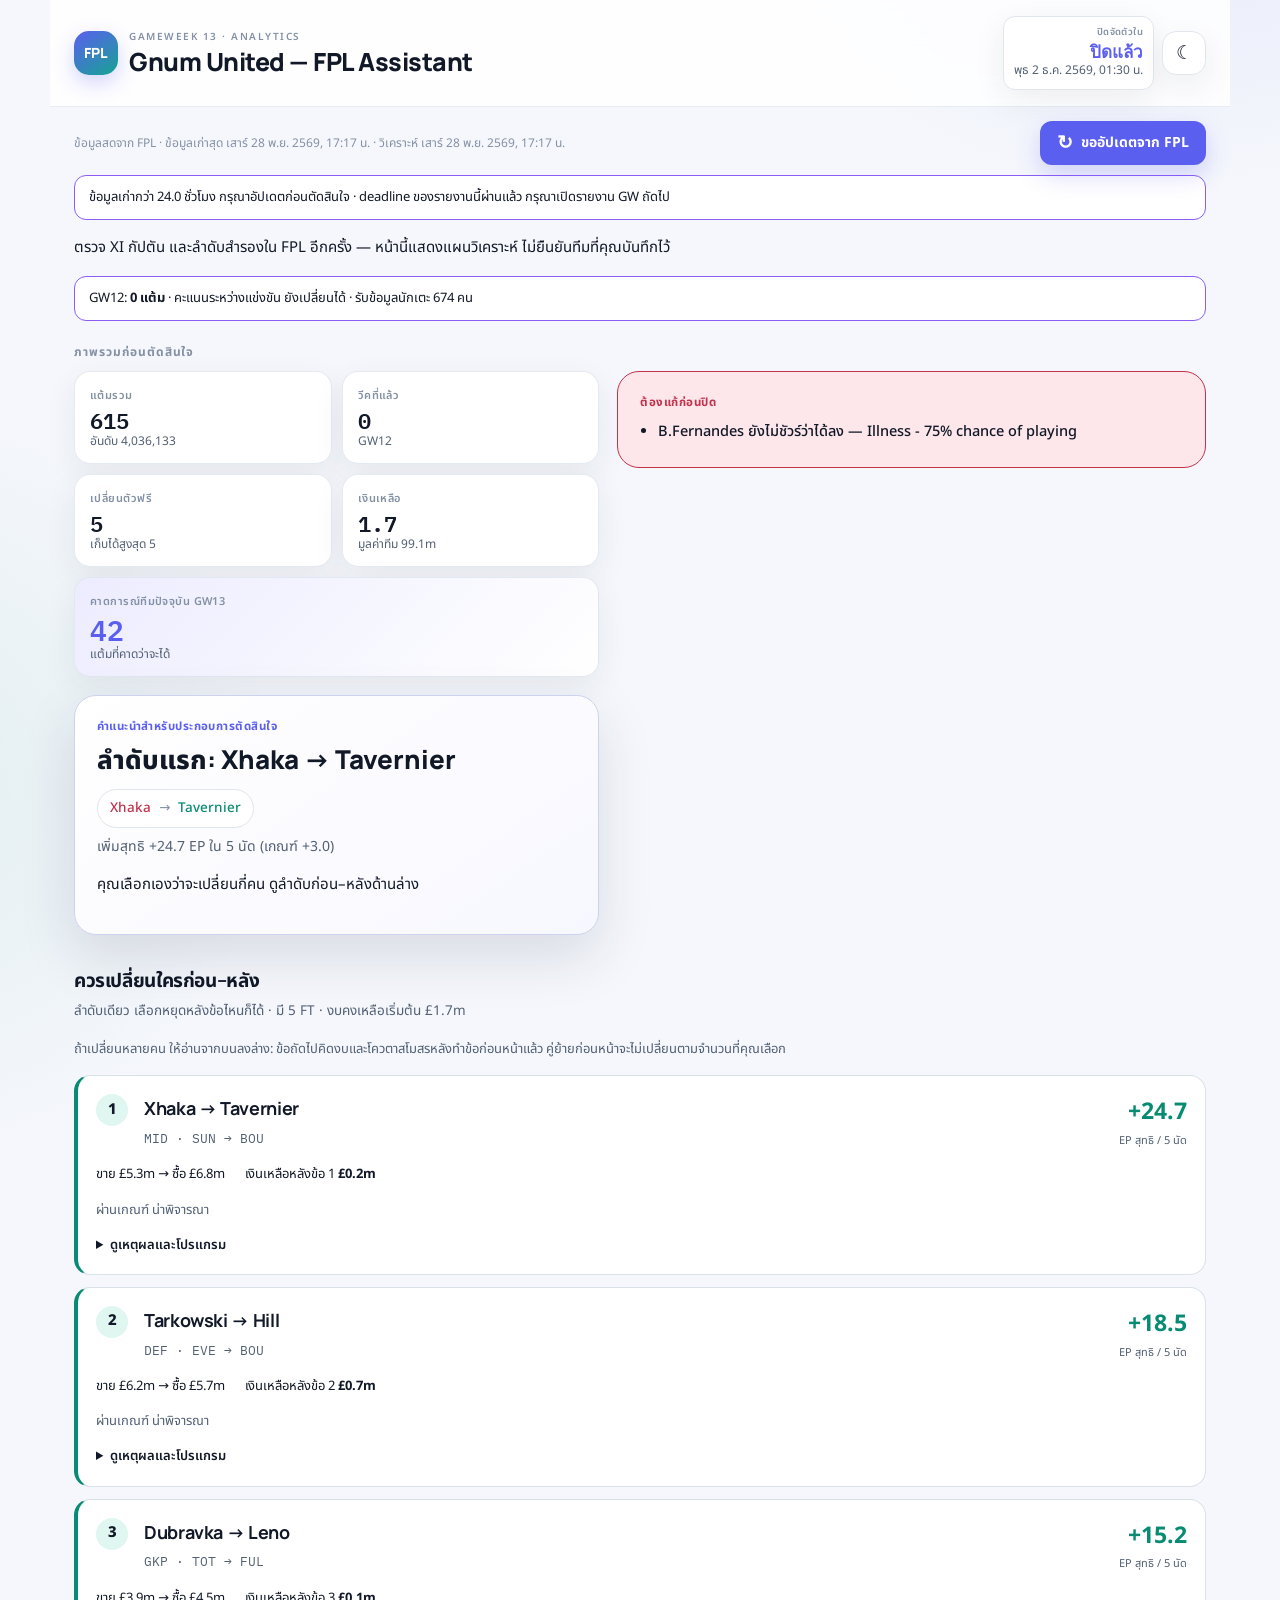
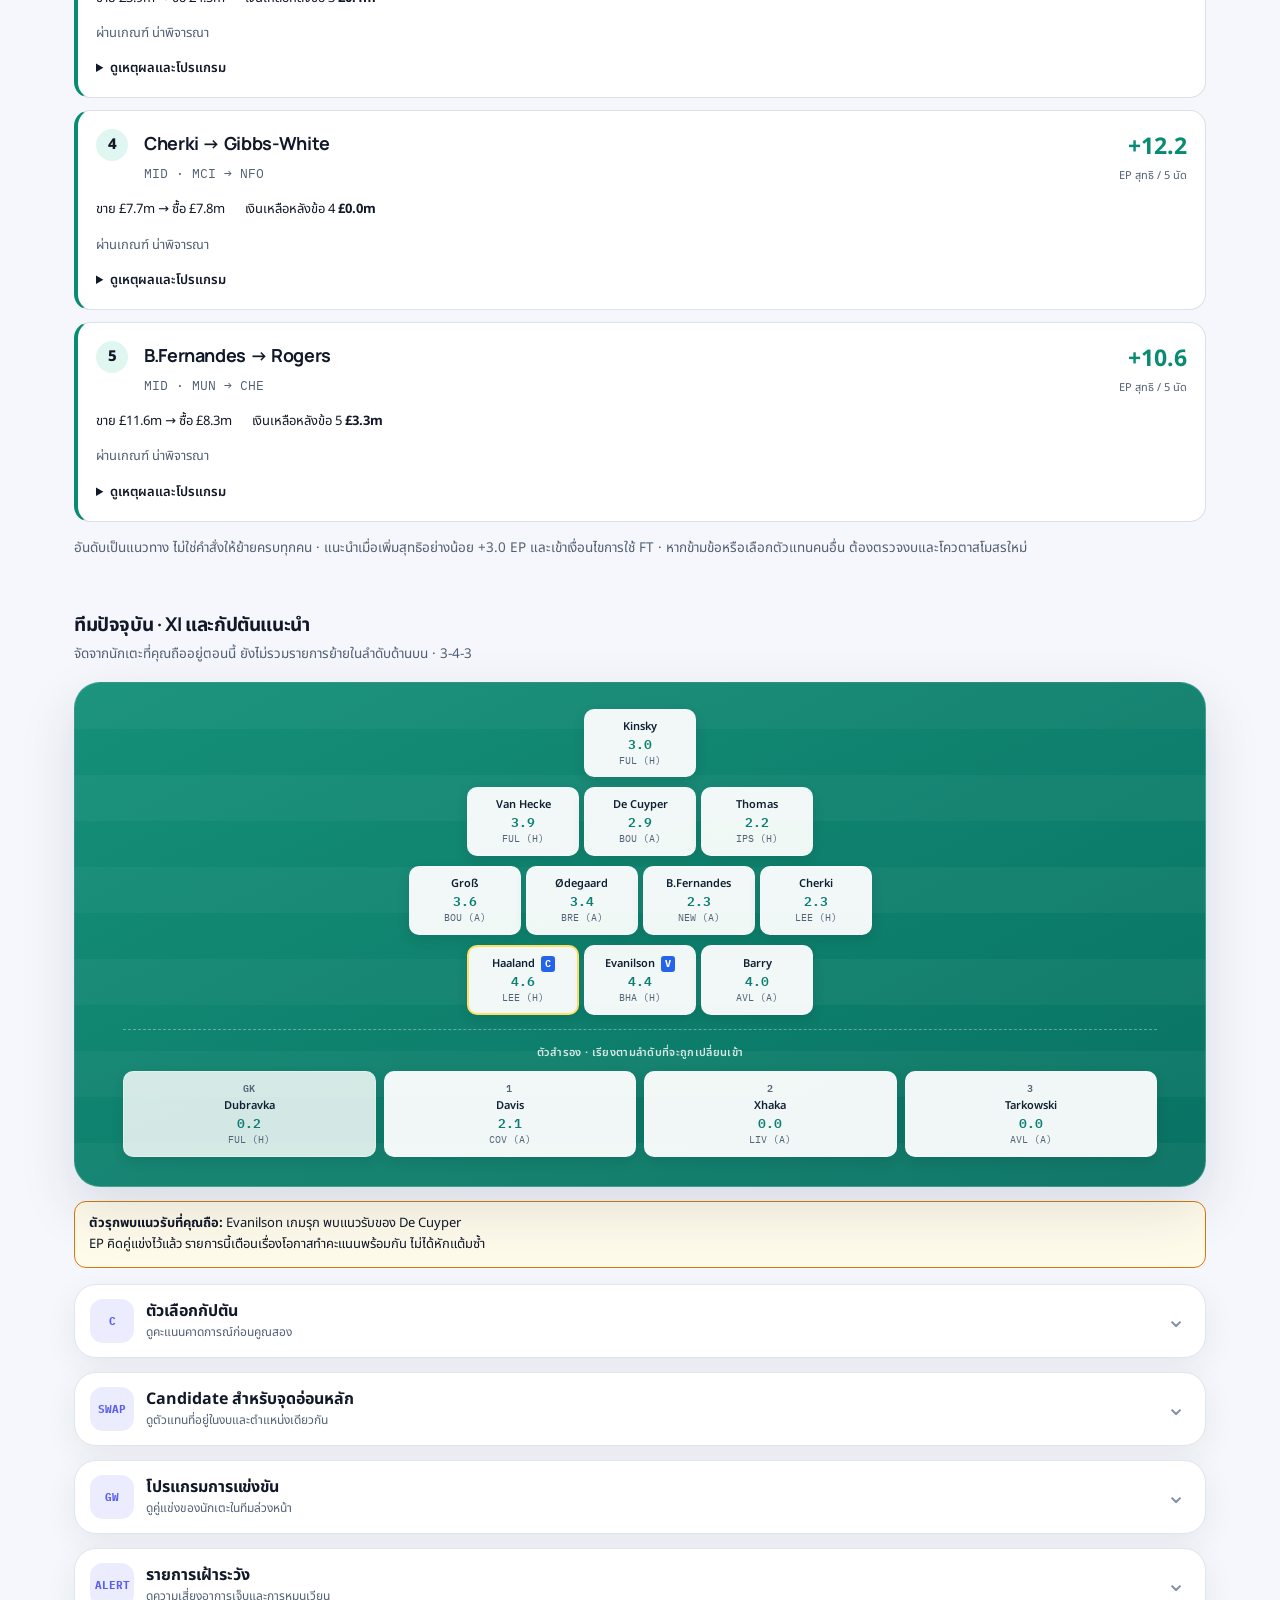
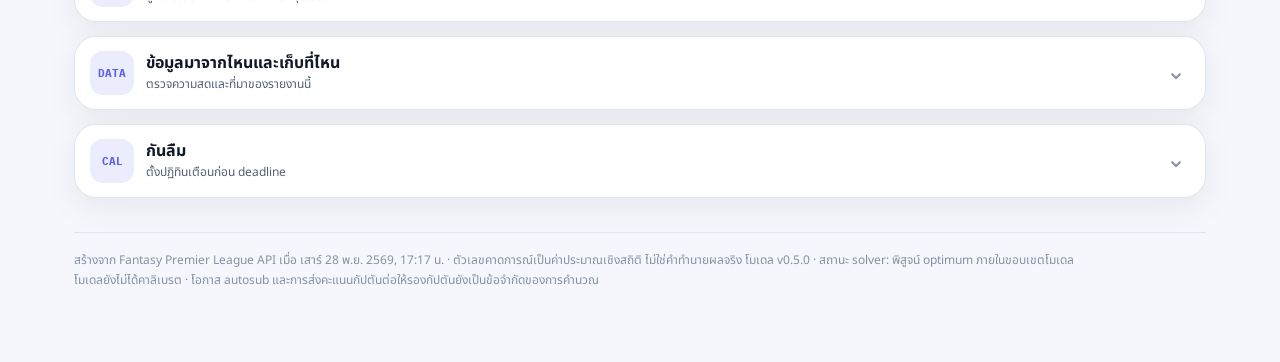
<file: docs/index.html>
<!doctype html>
<html lang="th">
<head>
<meta charset="utf-8">
<meta name="viewport" content="width=device-width, initial-scale=1, viewport-fit=cover">
<title>Gnum United — FPL Assistant</title>
<meta name="description" content="วิเคราะห์ทีม ตัวเลือกกัปตัน และ Candidate สำหรับการตัดสินใจก่อน deadline">
<link rel="manifest" href="manifest.webmanifest">
<meta name="theme-color" content="#0B1829" media="(prefers-color-scheme: dark)">
<meta name="theme-color" content="#F5F7FC" media="(prefers-color-scheme: light)">
<meta name="apple-mobile-web-app-capable" content="yes">
<meta name="apple-mobile-web-app-title" content="FPL">
<link rel="apple-touch-icon" href="icon-180.png">
<link rel="icon" href="icon.svg" type="image/svg+xml">
<link rel="preconnect" href="https://fonts.googleapis.com">
<link rel="preconnect" href="https://fonts.gstatic.com" crossorigin>
<link rel="stylesheet" href="https://fonts.googleapis.com/css2?family=Manrope:wght@600;700;800&family=Noto+Sans+Thai:wght@400;500;600;700&family=IBM+Plex+Mono:wght@500;600&display=swap">
<link rel="stylesheet" href="sports-ui.css?v=f3679ccfa0b4">
</head>
<body>
<div class="wrap">

<header>
  <div class="brandline">
    <div class="appmark">FPL</div>
    <div class="brand">
      <div class="eyebrow">Gameweek 13 &middot; Analytics</div>
      <h1>Gnum United — FPL Assistant</h1>
    </div>
  </div>
  <div class="header-actions">
    <div class="countdown ">
      <div class="lab">ปิดจัดตัวใน</div>
      <div class="val" id="cd" data-deadline="2026-12-01T18:30:00+00:00">3d 8h</div>
      <div class="sub">พุธ 2 ธ.ค. 2569, 01:30 น.</div>
    </div>
    <button class="iconbtn" type="button" id="theme-toggle" aria-label="เปลี่ยนธีม" title="เปลี่ยนธีม">
      <span class="theme-sun" aria-hidden="true">☀</span><span class="theme-moon" aria-hidden="true">☾</span>
    </button>
  </div>
</header>

<div class="webtools">
  <form method="post" action="/refresh" id="refresh-form">
    <button class="btn refreshbtn" type="submit" id="refresh-btn"><span class="refreshicon" aria-hidden="true">↻</span><span class="refresh-label">อัปเดตข้อมูลล่าสุด</span></button>
    <button class="btn installbtn" type="button" id="install-btn" hidden><span aria-hidden="true">↓</span> ติดตั้งแอป</button>
  </form>
  <span class="stamp">ข้อมูลสดจาก FPL · ข้อมูลเก่าสุด เสาร์ 28 พ.ย. 2569, 17:17 น. · วิเคราะห์ เสาร์ 28 พ.ย. 2569, 17:17 น.</span>
  <div class="refresh-status" id="refresh-status" role="status" aria-live="polite" hidden></div>
</div>

<div class="data-state working" id="freshness-warning" role="status" hidden
     data-fetched="2026-11-28T10:17:44.011143+00:00" data-stale-hours="24.0"
     data-known="true"></div>
<p class="sub lineup-note">ตรวจ XI กัปตัน และลำดับสำรองใน FPL อีกครั้ง — หน้านี้แสดงแผนวิเคราะห์ ไม่ยืนยันทีมที่คุณบันทึกไว้</p>

<div class="data-state working">
  GW12: <b>0 แต้ม</b> · คะแนนระหว่างแข่งขัน ยังเปลี่ยนได้
  · รับข้อมูลนักเตะ 674 คน
</div>

<div class="overview-label">ภาพรวมก่อนตัดสินใจ</div>
<div class="top-summary">
<dl class="tiles">
  <div class="tile"><dt>แต้มรวม</dt><dd>615<small>อันดับ 4,036,133</small></dd></div>
  <div class="tile"><dt>วีคที่แล้ว</dt><dd>0<small>GW12</small></dd></div>
  <div class="tile"><dt>เปลี่ยนตัวฟรี</dt><dd>5<small>เก็บได้สูงสุด 5</small></dd></div>
  <div class="tile"><dt>เงินเหลือ</dt><dd>1.7<small>มูลค่าทีม 99.1m</small></dd></div>
  <div class="tile"><dt>คาดการณ์ทีมปัจจุบัน GW13</dt><dd>42<small>แต้มที่คาดว่าจะได้</small></dd></div>
</dl>

<div class="action alert">
  <div class="lab">ต้องแก้ก่อนปิด</div>
  <ul class="alertlist">
<li>B.Fernandes ยังไม่ชัวร์ว่าได้ลง — Illness - 75% chance of playing</li>  </ul>
</div>

<div class="action">
  <div class="lab">คำแนะนำสำหรับประกอบการตัดสินใจ</div>
  <p class="headline">ลำดับแรก: Xhaka → Tavernier</p>
  <div class="move">
    <span class="swap"><span class="out">Xhaka</span><span class="arr">&rarr;</span><span class="in">Tavernier</span></span>
  </div>
  <p class="detail">เพิ่มสุทธิ +24.7 EP ใน 5 นัด (เกณฑ์ +3.0)</p>
  <p class="sub">คุณเลือกเองว่าจะเปลี่ยนกี่คน ดูลำดับก่อน–หลังด้านล่าง</p>
</div>
</div>

<section id="transfer-priorities" aria-labelledby="priority-heading">
  <h2 id="priority-heading">ควรเปลี่ยนใครก่อน–หลัง</h2>
  <p class="sub">ลำดับเดียว เลือกหยุดหลังข้อไหนก็ได้ · มี 5 FT · งบคงเหลือเริ่มต้น £1.7m</p>
  <p class="priority-note">ถ้าเปลี่ยนหลายคน ให้อ่านจากบนลงล่าง: ข้อถัดไปคิดงบและโควตาสโมสรหลังทำข้อก่อนหน้าแล้ว คู่ย้ายก่อนหน้าจะไม่เปลี่ยนตามจำนวนที่คุณเลือก</p>
  <ol class="priority-list">
    <li class="priority-card priority-ready">
      <div class="priority-top"><span class="priority-number">1</span><div>
        <h3>Xhaka <span aria-label="เปลี่ยนเป็น">→</span> Tavernier</h3>
        <p class="pmeta">MID · SUN → BOU</p>
      </div><strong class="priority-gain">+24.7<small>EP สุทธิ / 5 นัด</small></strong></div>
      <div class="priority-meta">
        <span>ขาย £5.3m → ซื้อ £6.8m</span>
        <span>เงินเหลือหลังข้อ 1 <b>£0.2m</b></span>
      </div>
      <p class="priority-status">ผ่านเกณฑ์ น่าพิจารณา</p>
      <details class="priority-details"><summary>ดูเหตุผลและโปรแกรม</summary>
        <p>EP 5 นัด: Xhaka 0.0 → Tavernier 24.7 · เพิ่มก่อนหักแต้ม +24.7</p>
        <p>ถ้าทำข้อ 1–1: รวมสุทธิ +24.7 EP · เสียแต้มรวม 0</p>
        <p>ความพร้อมลง 100% · โอกาสตัวจริงประมาณ 100% · มีโปรแกรม 5/5 นัด</p>
        <p>GW13 BHA (H) · GW14 HUL (H) · GW15 ARS (A) · GW16 COV (H) · GW17 TOT (A)</p>
      </details>
    </li>
    <li class="priority-card priority-ready">
      <div class="priority-top"><span class="priority-number">2</span><div>
        <h3>Tarkowski <span aria-label="เปลี่ยนเป็น">→</span> Hill</h3>
        <p class="pmeta">DEF · EVE → BOU</p>
      </div><strong class="priority-gain">+18.5<small>EP สุทธิ / 5 นัด</small></strong></div>
      <div class="priority-meta">
        <span>ขาย £6.2m → ซื้อ £5.7m</span>
        <span>เงินเหลือหลังข้อ 2 <b>£0.7m</b></span>
      </div>
      <p class="priority-status">ผ่านเกณฑ์ น่าพิจารณา</p>
      <details class="priority-details"><summary>ดูเหตุผลและโปรแกรม</summary>
        <p>EP 5 นัด: Tarkowski 0.0 → Hill 18.5 · เพิ่มก่อนหักแต้ม +18.5</p>
        <p>ถ้าทำข้อ 1–2: รวมสุทธิ +43.3 EP · เสียแต้มรวม 0</p>
        <p>ความพร้อมลง 100% · โอกาสตัวจริงประมาณ 85% · มีโปรแกรม 5/5 นัด</p>
        <p>GW13 BHA (H) · GW14 HUL (H) · GW15 ARS (A) · GW16 COV (H) · GW17 TOT (A)</p>
      </details>
    </li>
    <li class="priority-card priority-ready">
      <div class="priority-top"><span class="priority-number">3</span><div>
        <h3>Dubravka <span aria-label="เปลี่ยนเป็น">→</span> Leno</h3>
        <p class="pmeta">GKP · TOT → FUL</p>
      </div><strong class="priority-gain">+15.2<small>EP สุทธิ / 5 นัด</small></strong></div>
      <div class="priority-meta">
        <span>ขาย £3.9m → ซื้อ £4.5m</span>
        <span>เงินเหลือหลังข้อ 3 <b>£0.1m</b></span>
      </div>
      <p class="priority-status">ผ่านเกณฑ์ น่าพิจารณา</p>
      <details class="priority-details"><summary>ดูเหตุผลและโปรแกรม</summary>
        <p>EP 5 นัด: Dubravka 0.8 → Leno 16.0 · เพิ่มก่อนหักแต้ม +15.2</p>
        <p>ถ้าทำข้อ 1–3: รวมสุทธิ +58.5 EP · เสียแต้มรวม 0</p>
        <p>ความพร้อมลง 100% · โอกาสตัวจริงประมาณ 100% · มีโปรแกรม 5/5 นัด</p>
        <p>GW13 TOT (A) · GW14 EVE (A) · GW15 BRE (H) · GW16 LEE (A) · GW17 BHA (H)</p>
      </details>
    </li>
    <li class="priority-card priority-ready">
      <div class="priority-top"><span class="priority-number">4</span><div>
        <h3>Cherki <span aria-label="เปลี่ยนเป็น">→</span> Gibbs-White</h3>
        <p class="pmeta">MID · MCI → NFO</p>
      </div><strong class="priority-gain">+12.2<small>EP สุทธิ / 5 นัด</small></strong></div>
      <div class="priority-meta">
        <span>ขาย £7.7m → ซื้อ £7.8m</span>
        <span>เงินเหลือหลังข้อ 4 <b>£0.0m</b></span>
      </div>
      <p class="priority-status">ผ่านเกณฑ์ น่าพิจารณา</p>
      <details class="priority-details"><summary>ดูเหตุผลและโปรแกรม</summary>
        <p>EP 5 นัด: Cherki 10.9 → Gibbs-White 23.1 · เพิ่มก่อนหักแต้ม +12.2</p>
        <p>ถ้าทำข้อ 1–4: รวมสุทธิ +70.7 EP · เสียแต้มรวม 0</p>
        <p>ความพร้อมลง 100% · โอกาสตัวจริงประมาณ 95% · มีโปรแกรม 5/5 นัด</p>
        <p>GW13 HUL (A) · GW14 BHA (H) · GW15 SUN (A) · GW16 EVE (H) · GW17 MUN (A)</p>
      </details>
    </li>
    <li class="priority-card priority-ready">
      <div class="priority-top"><span class="priority-number">5</span><div>
        <h3>B.Fernandes <span aria-label="เปลี่ยนเป็น">→</span> Rogers</h3>
        <p class="pmeta">MID · MUN → CHE</p>
      </div><strong class="priority-gain">+10.6<small>EP สุทธิ / 5 นัด</small></strong></div>
      <div class="priority-meta">
        <span>ขาย £11.6m → ซื้อ £8.3m</span>
        <span>เงินเหลือหลังข้อ 5 <b>£3.3m</b></span>
      </div>
      <p class="priority-status">ผ่านเกณฑ์ น่าพิจารณา</p>
      <details class="priority-details"><summary>ดูเหตุผลและโปรแกรม</summary>
        <p>EP 5 นัด: B.Fernandes 12.5 → Rogers 23.1 · เพิ่มก่อนหักแต้ม +10.6</p>
        <p>ถ้าทำข้อ 1–5: รวมสุทธิ +81.3 EP · เสียแต้มรวม 0</p>
        <p>ความพร้อมลง 100% · โอกาสตัวจริงประมาณ 100% · มีโปรแกรม 5/5 นัด</p>
        <p>GW13 CRY (H) · GW14 LIV (H) · GW15 MCI (A) · GW16 AVL (H) · GW17 COV (A)</p>
      </details>
    </li>
  </ol>
  <p class="sub">อันดับเป็นแนวทาง ไม่ใช่คำสั่งให้ย้ายครบทุกคน · แนะนำเมื่อเพิ่มสุทธิอย่างน้อย +3.0 EP และเข้าเงื่อนไขการใช้ FT · หากข้ามข้อหรือเลือกตัวแทนคนอื่น ต้องตรวจงบและโควตาสโมสรใหม่</p>
</section>

<section aria-labelledby="current-xi-heading">
  <h2 id="current-xi-heading">ทีมปัจจุบัน · XI และกัปตันแนะนำ</h2>
  <p class="sub">จัดจากนักเตะที่คุณถืออยู่ตอนนี้ ยังไม่รวมรายการย้ายในลำดับด้านบน · 3-4-3</p>
  <div class="pitch">
    <div class="row">
      <button type="button" class="card player-open " data-player="496">
        <div class="nm">Kinsky</div>
        <div class="ep">3.0</div>
        <div class="op">FUL (H)</div>
      </button>
    </div>
    <div class="row">
      <button type="button" class="card player-open " data-player="112">
        <div class="nm">Van Hecke</div>
        <div class="ep">3.9</div>
        <div class="op">FUL (H)</div>
      </button>
      <button type="button" class="card player-open " data-player="115">
        <div class="nm">De Cuyper</div>
        <div class="ep">2.9</div>
        <div class="op">BOU (A)</div>
      </button>
      <button type="button" class="card player-open " data-player="173">
        <div class="nm">Thomas</div>
        <div class="ep">2.2</div>
        <div class="op">IPS (H)</div>
      </button>
    </div>
    <div class="row">
      <button type="button" class="card player-open " data-player="124">
        <div class="nm">Groß</div>
        <div class="ep">3.6</div>
        <div class="op">BOU (A)</div>
      </button>
      <button type="button" class="card player-open " data-player="15">
        <div class="nm">Ødegaard</div>
        <div class="ep">3.4</div>
        <div class="op">BRE (A)</div>
      </button>
      <button type="button" class="card player-open " data-player="426">
        <div class="nm">B.Fernandes</div>
        <div class="ep">2.3</div>
        <div class="op">NEW (A)</div>
      </button>
      <button type="button" class="card player-open " data-player="399">
        <div class="nm">Cherki</div>
        <div class="ep">2.3</div>
        <div class="op">LEE (H)</div>
      </button>
    </div>
    <div class="row">
      <button type="button" class="card player-open cap" data-player="411">
        <div class="nm">Haaland<span class="badge">C</span></div>
        <div class="ep">4.6</div>
        <div class="op">LEE (H)</div>
      </button>
      <button type="button" class="card player-open " data-player="79">
        <div class="nm">Evanilson<span class="badge">V</span></div>
        <div class="ep">4.4</div>
        <div class="op">BHA (H)</div>
      </button>
      <button type="button" class="card player-open " data-player="249">
        <div class="nm">Barry</div>
        <div class="ep">4.0</div>
        <div class="op">AVL (A)</div>
      </button>
    </div>
    <div class="benchrow">
      <div class="lab">ตัวสำรอง &middot; เรียงตามลำดับที่จะถูกเปลี่ยนเข้า</div>
      <div class="row benchgrid">
        <button type="button" class="card player-open gkslot" data-player="497"><div class="slot">GK</div><div class="nm">Dubravka</div><div class="ep">0.2</div><div class="op">FUL (H)</div></button>
        <button type="button" class="card player-open" data-player="305"><div class="slot">1</div><div class="nm">Davis</div><div class="ep">2.1</div><div class="op">COV (A)</div></button>
        <button type="button" class="card player-open" data-player="544"><div class="slot">2</div><div class="nm">Xhaka</div><div class="ep">0.0</div><div class="op">LIV (A)</div></button>
        <button type="button" class="card player-open" data-player="229"><div class="slot">3</div><div class="nm">Tarkowski</div><div class="ep">0.0</div><div class="op">AVL (A)</div></button>
      </div>
    </div>
  </div>
</section>

<div class="data-state caution"><b>ตัวรุกพบแนวรับที่คุณถือ:</b> Evanilson เกมรุก พบแนวรับของ De Cuyper<br><span class="sub">EP คิดคู่แข่งไว้แล้ว รายการนี้เตือนเรื่องโอกาสทำคะแนนพร้อมกัน ไม่ได้หักแต้มซ้ำ</span></div>

<details class="insight">
  <summary><span class="summary-icon">C</span><span><strong>ตัวเลือกกัปตัน</strong><small>ดูคะแนนคาดการณ์ก่อนคูณสอง</small></span><span class="chevron">⌄</span></summary>
  <div class="insight-body">
  <p class="sub">แต้มที่คาดว่าจะได้ ก่อนคูณสอง</p>
  <div class="scroll"><table>
    <thead><tr><th>ผู้เล่น</th><th>คู่แข่ง</th><th class="r">xG</th><th class="r">xA</th><th class="r">Bonus</th><th class="r">EP</th></tr></thead>
    <tbody>
      <tr>
        <td><span class="pos">FWD</span> <span class="pname">Haaland</span> <span class="pmeta">MCI</span></td>
        <td class="pmeta">LEE (H)</td>
        <td class="r">0.71</td>
        <td class="r">0.06</td>
        <td class="r">0.5</td>
        <td class="r"><span class="meter"><span class="track"><span class="fill" style="width:100%"></span></span><b>4.6</b></span></td>
      </tr>
      <tr>
        <td><span class="pos">FWD</span> <span class="pname">Evanilson</span> <span class="pmeta">BOU</span></td>
        <td class="pmeta">BHA (H)</td>
        <td class="r">0.47</td>
        <td class="r">0.13</td>
        <td class="r">0.4</td>
        <td class="r"><span class="meter"><span class="track"><span class="fill" style="width:96%"></span></span><b>4.4</b></span></td>
      </tr>
      <tr>
        <td><span class="pos">FWD</span> <span class="pname">Barry</span> <span class="pmeta">EVE</span></td>
        <td class="pmeta">AVL (A)</td>
        <td class="r">0.45</td>
        <td class="r">0.04</td>
        <td class="r">0.0</td>
        <td class="r"><span class="meter"><span class="track"><span class="fill" style="width:85%"></span></span><b>4.0</b></span></td>
      </tr>
      <tr>
        <td><span class="pos">DEF</span> <span class="pname">Van Hecke</span> <span class="pmeta">TOT</span></td>
        <td class="pmeta">FUL (H)</td>
        <td class="r">0.13</td>
        <td class="r">0.05</td>
        <td class="r">0.0</td>
        <td class="r"><span class="meter"><span class="track"><span class="fill" style="width:84%"></span></span><b>3.9</b></span></td>
      </tr>
      <tr>
        <td><span class="pos">MID</span> <span class="pname">Groß</span> <span class="pmeta">BHA</span></td>
        <td class="pmeta">BOU (A)</td>
        <td class="r">0.21</td>
        <td class="r">0.21</td>
        <td class="r">0.3</td>
        <td class="r"><span class="meter"><span class="track"><span class="fill" style="width:78%"></span></span><b>3.6</b></span></td>
      </tr>
      <tr>
        <td><span class="pos">MID</span> <span class="pname">Ødegaard</span> <span class="pmeta">ARS</span></td>
        <td class="pmeta">BRE (A)</td>
        <td class="r">0.16</td>
        <td class="r">0.15</td>
        <td class="r">0.3</td>
        <td class="r"><span class="meter"><span class="track"><span class="fill" style="width:74%"></span></span><b>3.4</b></span></td>
      </tr>
    </tbody>
  </table></div>
  </div>
</details>

<details class="insight">
  <summary><span class="summary-icon">SWAP</span><span><strong>Candidate สำหรับจุดอ่อนหลัก</strong><small>ดูตัวแทนที่อยู่ในงบและตำแหน่งเดียวกัน</small></span><span class="chevron">⌄</span></summary>
  <div class="insight-body">
  <p class="sub">
    เทียบตัวแทนตำแหน่ง MID กับ <b>Xhaka</b>
    (ราคาขาย £5.3m · EP 5/5 นัด 0.0)
    · เรียงจากผลต่าง EP โดยไม่ใช้ ownership จัดอันดับ
  </p>
  <div class="scroll"><table>
    <thead><tr><th>#</th><th>ผู้เล่น</th><th class="r">£</th><th class="r">%ถือครอง</th><th>โปรแกรม 5 นัด</th><th class="r">GW13</th><th class="r">EP 5 นัด</th><th class="r">ผลต่างสุทธิ</th><th class="r">โอกาสลง</th></tr></thead>
    <tbody>
      <tr style="background:var(--good-soft)">
        <td class="r">1</td>
        <td><span class="pname">Tavernier</span> <span class="pmeta">BOU</span> <span class="pos">ลำดับแรก</span><br><span class="pmeta">นาที +10.0 · ประตู +8.8 · แอสซิสต์ +2.8 · คลีนชีต +1.3</span></td>
        <td class="r">6.8</td>
        <td class="r">34.6</td>
        <td style="white-space:normal"><span class="pmeta">GW13 BHA (H) [4] · GW14 HUL (H) [2] · GW15 ARS (A) [5] · GW16 COV (H) [2] · GW17 TOT (A) [3]</span></td>
        <td class="r">5.2</td>
        <td class="r"><b>24.7</b><br><small>5/5 นัด</small></td>
        <td class="r" style="color:var(--good)">+24.7</td>
        <td class="r">100%</td>
      </tr>
      <tr>
        <td class="r">2</td>
        <td><span class="pname">Dewsbury-Hall</span> <span class="pmeta">EVE</span><br><span class="pmeta">นาที +10.0 · ประตู +4.6 · แอสซิสต์ +1.8 · คลีนชีต +1.1</span></td>
        <td class="r">6.7</td>
        <td class="r">6.7</td>
        <td style="white-space:normal"><span class="pmeta">GW13 AVL (A) [3] · GW14 FUL (H) [2] · GW15 BHA (A) [4] · GW16 NFO (A) [2] · GW17 SUN (H) [2]</span></td>
        <td class="r">4.0</td>
        <td class="r"><b>21.1</b><br><small>5/5 นัด</small></td>
        <td class="r" style="color:var(--good)">+21.1</td>
        <td class="r">100%</td>
      </tr>
      <tr>
        <td class="r">3</td>
        <td><span class="pname">Gomez</span> <span class="pmeta">BHA</span><br><span class="pmeta">นาที +10.0 · ประตู +4.4 · แอสซิสต์ +2.3 · คลีนชีต +1.1</span></td>
        <td class="r">5.1</td>
        <td class="r">4.6</td>
        <td style="white-space:normal"><span class="pmeta">GW13 BOU (A) [4] · GW14 NFO (A) [2] · GW15 EVE (H) [3] · GW16 IPS (H) [2] · GW17 FUL (A) [3]</span></td>
        <td class="r">3.8</td>
        <td class="r"><b>19.8</b><br><small>5/5 นัด</small></td>
        <td class="r" style="color:var(--good)">+19.8</td>
        <td class="r">100%</td>
      </tr>
      <tr>
        <td class="r">4</td>
        <td><span class="pname">Barnes</span> <span class="pmeta">NEW</span><br><span class="pmeta">นาที +10.0 · ประตู +5.7 · แอสซิสต์ +2.2 · คลีนชีต +1.3</span></td>
        <td class="r">6.0</td>
        <td class="r">5.4</td>
        <td style="white-space:normal"><span class="pmeta">GW13 MUN (H) [3] · GW14 SUN (H) [2] · GW15 IPS (A) [2] · GW16 BRE (A) [4] · GW17 MCI (H) [4]</span></td>
        <td class="r">4.0</td>
        <td class="r"><b>19.1</b><br><small>5/5 นัด</small></td>
        <td class="r" style="color:var(--good)">+19.1</td>
        <td class="r">100%</td>
      </tr>
    </tbody>
  </table></div>
  <p class="sub" style="margin-top:10px">เกณฑ์แนะนำย้าย: เพิ่มอย่างน้อย 3.0 EP ใน 5 นัด หากไม่ถึงเกณฑ์ Candidate เป็นเพียง watchlist</p>
  </div>
</details>


<details class="insight">
  <summary><span class="summary-icon">GW</span><span><strong>โปรแกรมการแข่งขัน</strong><small>ดูคู่แข่งของนักเตะในทีมล่วงหน้า</small></span><span class="chevron">⌄</span></summary>
  <div class="insight-body">
  <p class="sub">ดูว่านักเตะของคุณแต่ละกลุ่มเจอใครบ้าง · กดชื่อนักเตะเพื่อเปิดอันดับเปรียบเทียบ</p>
  <div class="scroll"><table>
    <thead><tr><th>นักเตะในทีมคุณ</th><th class="r">GW13</th><th class="r">GW14</th><th class="r">GW15</th><th class="r">GW16</th><th class="r">GW17</th><th class="r">GW18</th><th class="r">เฉลี่ย</th></tr></thead>
    <tbody>
      <tr>
        <td><div class="playerlist"><button type="button" class="playerlink player-open" data-player="115">De Cuyper <span class="pmeta">DEF</span></button><button type="button" class="playerlink player-open" data-player="124">Groß <span class="pmeta">MID</span></button></div><span class="pmeta">Brighton</span></td>
        <td class="r"><span class="fdr d4">BOU A 4</span></td>
        <td class="r"><span class="fdr d2">NFO A 2</span></td>
        <td class="r"><span class="fdr d3">EVE H 3</span></td>
        <td class="r"><span class="fdr d2">IPS H 2</span></td>
        <td class="r"><span class="fdr d3">FUL A 3</span></td>
        <td class="r"><span class="fdr d3">TOT A 3</span></td>
        <td class="r">2.83</td>
      </tr>
      <tr>
        <td><div class="playerlist"><button type="button" class="playerlink player-open" data-player="229">Tarkowski <span class="pmeta">DEF</span></button><button type="button" class="playerlink player-open" data-player="249">Barry <span class="pmeta">FWD</span></button></div><span class="pmeta">Everton</span></td>
        <td class="r"><span class="fdr d3">AVL A 3</span></td>
        <td class="r"><span class="fdr d2">FUL H 2</span></td>
        <td class="r"><span class="fdr d4">BHA A 4</span></td>
        <td class="r"><span class="fdr d2">NFO A 2</span></td>
        <td class="r"><span class="fdr d2">SUN H 2</span></td>
        <td class="r"><span class="fdr d4">MCI H 4</span></td>
        <td class="r">2.83</td>
      </tr>
      <tr>
        <td><div class="playerlist"><button type="button" class="playerlink player-open" data-player="426">B.Fernandes <span class="pmeta">MID</span></button></div><span class="pmeta">Man Utd</span></td>
        <td class="r"><span class="fdr d3">NEW A 3</span></td>
        <td class="r"><span class="fdr d2">COV H 2</span></td>
        <td class="r"><span class="fdr d2">CRY A 2</span></td>
        <td class="r"><span class="fdr d5">ARS A 5</span></td>
        <td class="r"><span class="fdr d3">NFO H 3</span></td>
        <td class="r"><span class="fdr d2">SUN H 2</span></td>
        <td class="r">2.83</td>
      </tr>
      <tr>
        <td><div class="playerlist"><button type="button" class="playerlink player-open" data-player="15">Ødegaard <span class="pmeta">MID</span></button></div><span class="pmeta">Arsenal</span></td>
        <td class="r"><span class="fdr d4">BRE A 4</span></td>
        <td class="r"><span class="fdr d3">TOT A 3</span></td>
        <td class="r"><span class="fdr d3">BOU H 3</span></td>
        <td class="r"><span class="fdr d3">MUN H 3</span></td>
        <td class="r"><span class="fdr d2">CRY A 2</span></td>
        <td class="r"><span class="fdr d3">FUL A 3</span></td>
        <td class="r">3.00</td>
      </tr>
      <tr>
        <td><div class="playerlist"><button type="button" class="playerlink player-open" data-player="79">Evanilson <span class="pmeta">FWD</span></button></div><span class="pmeta">Bournemouth</span></td>
        <td class="r"><span class="fdr d4">BHA H 4</span></td>
        <td class="r"><span class="fdr d2">HUL H 2</span></td>
        <td class="r"><span class="fdr d5">ARS A 5</span></td>
        <td class="r"><span class="fdr d2">COV H 2</span></td>
        <td class="r"><span class="fdr d3">TOT A 3</span></td>
        <td class="r"><span class="fdr d2">CRY A 2</span></td>
        <td class="r">3.00</td>
      </tr>
      <tr>
        <td><div class="playerlist"><button type="button" class="playerlink player-open" data-player="544">Xhaka <span class="pmeta">MID</span></button></div><span class="pmeta">Sunderland</span></td>
        <td class="r"><span class="fdr d4">LIV A 4</span></td>
        <td class="r"><span class="fdr d3">NEW A 3</span></td>
        <td class="r"><span class="fdr d3">NFO H 3</span></td>
        <td class="r"><span class="fdr d2">CRY H 2</span></td>
        <td class="r"><span class="fdr d3">EVE A 3</span></td>
        <td class="r"><span class="fdr d3">MUN A 3</span></td>
        <td class="r">3.00</td>
      </tr>
      <tr>
        <td><div class="playerlist"><button type="button" class="playerlink player-open" data-player="173">Thomas <span class="pmeta">DEF</span></button></div><span class="pmeta">Coventry City</span></td>
        <td class="r"><span class="fdr d2">IPS H 2</span></td>
        <td class="r"><span class="fdr d3">MUN A 3</span></td>
        <td class="r"><span class="fdr d3">AVL H 3</span></td>
        <td class="r"><span class="fdr d4">BOU A 4</span></td>
        <td class="r"><span class="fdr d4">CHE H 4</span></td>
        <td class="r"><span class="fdr d3">BRE H 3</span></td>
        <td class="r">3.17</td>
      </tr>
      <tr>
        <td><div class="playerlist"><button type="button" class="playerlink player-open" data-player="305">Davis <span class="pmeta">DEF</span></button></div><span class="pmeta">Ipswich Town</span></td>
        <td class="r"><span class="fdr d2">COV A 2</span></td>
        <td class="r"><span class="fdr d3">LEE A 3</span></td>
        <td class="r"><span class="fdr d3">NEW H 3</span></td>
        <td class="r"><span class="fdr d4">BHA A 4</span></td>
        <td class="r"><span class="fdr d3">BRE H 3</span></td>
        <td class="r"><span class="fdr d4">CHE H 4</span></td>
        <td class="r">3.17</td>
      </tr>
      <tr>
        <td><div class="playerlist"><button type="button" class="playerlink player-open" data-player="399">Cherki <span class="pmeta">MID</span></button><button type="button" class="playerlink player-open" data-player="411">Haaland <span class="pmeta">FWD</span></button></div><span class="pmeta">Man City</span></td>
        <td class="r"><span class="fdr d3">LEE H 3</span></td>
        <td class="r"><span class="fdr d4">BRE A 4</span></td>
        <td class="r"><span class="fdr d4">CHE H 4</span></td>
        <td class="r"><span class="fdr d2">HUL H 2</span></td>
        <td class="r"><span class="fdr d3">NEW A 3</span></td>
        <td class="r"><span class="fdr d3">EVE A 3</span></td>
        <td class="r">3.17</td>
      </tr>
      <tr>
        <td><div class="playerlist"><button type="button" class="playerlink player-open" data-player="112">Van Hecke <span class="pmeta">DEF</span></button><button type="button" class="playerlink player-open" data-player="496">Kinsky <span class="pmeta">GKP</span></button><button type="button" class="playerlink player-open" data-player="497">Dubravka <span class="pmeta">GKP</span></button></div><span class="pmeta">Spurs</span></td>
        <td class="r"><span class="fdr d2">FUL H 2</span></td>
        <td class="r"><span class="fdr d4">ARS H 4</span></td>
        <td class="r"><span class="fdr d2">HUL A 2</span></td>
        <td class="r"><span class="fdr d4">LIV A 4</span></td>
        <td class="r"><span class="fdr d3">BOU H 3</span></td>
        <td class="r"><span class="fdr d4">BHA H 4</span></td>
        <td class="r">3.17</td>
      </tr>
    </tbody>
  </table></div>
  <div class="legend">
    <span><i style="background:var(--fdr2)"></i>ง่าย (2)</span>
    <span><i style="background:var(--fdr3)"></i>กลางๆ (3)</span>
    <span><i style="background:var(--fdr4)"></i>ยาก (4)</span>
    <span><i style="background:var(--fdr5)"></i>ยากมาก (5)</span>
    <span style="color:var(--ink-3)">H เหย้า &middot; A เยือน</span>
  </div>
  </div>
</details>

<div class="modalback" id="player-modal" hidden>
  <div class="modal" role="dialog" aria-modal="true" aria-labelledby="compare-title">
    <div class="modalhead">
      <div><h2 id="compare-title">เปรียบเทียบนักเตะ</h2><div class="pmeta" id="compare-sub"></div></div>
      <button type="button" class="closebtn" id="compare-close" aria-label="ปิด">&times;</button>
    </div>
    <div class="comparefilters" aria-label="เรียงตัวเลือก">
      <button class="filterbtn" data-sort="ep" aria-selected="true">คะแนนสูงสุด</button>
      <button class="filterbtn" data-sort="price">ราคาใกล้เคียง</button>
      <button class="filterbtn" data-sort="form">ฟอร์มดีที่สุด</button>
      <button class="filterbtn" data-sort="fixtures">โปรแกรมดีที่สุด</button>
    </div>
    <p class="swipehint">เลื่อนตารางซ้าย–ขวาเพื่อดู EP ผลต่าง และโอกาสลง</p>
    <div class="scroll comparetable" tabindex="0" aria-label="ตารางเปรียบเทียบนักเตะ เลื่อนซ้ายขวาเพื่อดูทุกคอลัมน์"><table>
      <thead><tr><th>อันดับ</th><th>ผู้เล่น</th><th class="r">£</th><th>โปรแกรม</th><th class="r">ฟอร์ม</th><th class="r">EP 5 นัด</th><th class="r">เทียบคนที่เลือก</th><th class="r">โอกาสลง</th></tr></thead>
      <tbody id="compare-body"></tbody>
    </table></div>
    <p class="sub" style="margin-top:10px">จัดอันดับเฉพาะตำแหน่งเดียวกันและราคาที่ซื้อได้จริง · ownership ไม่มีผลต่ออันดับ</p>
  </div>
</div>

<details class="insight">
  <summary><span class="summary-icon">ALERT</span><span><strong>รายการเฝ้าระวัง</strong><small>ดูความเสี่ยงอาการเจ็บและการหมุนเวียน</small></span><span class="chevron">⌄</span></summary>
  <div class="insight-body">
  <p class="sub">ความเสี่ยงเรื่องอาการบาดเจ็บและการหมุนเวียนตัวในทีมคุณ</p>
  <div class="flags">
    <div class="flag crit">
      <span class="tag">ไม่พร้อมลง</span>
      <span><b>Tarkowski</b> — Suspended until 13 Dec</span>
    </div>
    <div class="flag crit">
      <span class="tag">ไม่พร้อมลง</span>
      <span><b>Xhaka</b> — Calf injury - Unknown return date</span>
    </div>
    <div class="flag ">
      <span class="tag">ตรวจโทษแบน</span>
      <span><b>Groß</b> — ใบเหลืองสะสม 4 ใบ — ตรวจสถานะโทษแบนและเกณฑ์ช่วงฤดูกาลใน FPL</span>
    </div>
    <div class="flag ">
      <span class="tag">หมุนเวียน</span>
      <span><b>Cherki</b> — โอกาสลงตัวจริงประมาณ 44% — ยังไม่ได้คาลิเบรต</span>
    </div>
    <div class="flag ">
      <span class="tag">ต้องลุ้น</span>
      <span><b>B.Fernandes</b> — Illness - 75% chance of playing</span>
    </div>
  </div>
  </div>
</details>

<details class="insight">
  <summary><span class="summary-icon">DATA</span><span><strong>ข้อมูลมาจากไหนและเก็บที่ไหน</strong><small>ตรวจความสดและที่มาของรายงานนี้</small></span><span class="chevron">⌄</span></summary>
  <div class="insight-body">
    <p class="sub"><b>ข้อมูลสดจาก FPL</b> · ดึงเมื่อ เสาร์ 28 พ.ย. 2569, 17:17 น. · วิเคราะห์เมื่อ เสาร์ 28 พ.ย. 2569, 17:17 น.</p>
  <p class="sub">เวลาข้อมูลใช้แหล่งที่เก่าที่สุดในการวิเคราะห์ แยกจากคะแนนสดระหว่างแข่งขัน</p>
  <ul><li>bootstrap: 2026-11-28T10:17:44.011143+00:00 (network)</li><li>fixtures: 2026-11-28T10:17:44.031674+00:00 (network)</li><li>entry_entry6014213: 2026-11-28T10:17:44.201224+00:00 (network)</li><li>entry_history_entry6014213: 2026-11-28T10:17:44.301869+00:00 (network)</li><li>entry_transfers_entry6014213: 2026-11-28T10:17:44.386032+00:00 (network)</li><li>picks_gw12_entry6014213: 2026-11-28T10:17:44.468723+00:00 (network)</li><li>element_4: 2026-11-28T10:17:44.511810+00:00 (network)</li><li>element_15: 2026-11-28T10:17:44.519340+00:00 (network)</li><li>element_26: 2026-11-28T10:17:44.526963+00:00 (network)</li><li>element_31: 2026-11-28T10:17:44.534213+00:00 (network)</li><li>element_40: 2026-11-28T10:17:44.541502+00:00 (network)</li><li>element_52: 2026-11-28T10:17:44.548724+00:00 (network)</li><li>element_60: 2026-11-28T10:17:44.556376+00:00 (network)</li><li>element_70: 2026-11-28T10:17:44.564185+00:00 (network)</li><li>element_79: 2026-11-28T10:17:44.571983+00:00 (network)</li><li>element_86: 2026-11-28T10:17:44.579435+00:00 (network)</li><li>element_87: 2026-11-28T10:17:44.587408+00:00 (network)</li><li>element_98: 2026-11-28T10:17:44.595370+00:00 (network)</li><li>element_109: 2026-11-28T10:17:44.602447+00:00 (network)</li><li>element_112: 2026-11-28T10:17:44.610226+00:00 (network)</li><li>element_114: 2026-11-28T10:17:44.617785+00:00 (network)</li><li>element_115: 2026-11-28T10:17:44.627302+00:00 (network)</li><li>element_124: 2026-11-28T10:17:44.634978+00:00 (network)</li><li>element_166: 2026-11-28T10:17:44.641964+00:00 (network)</li><li>element_167: 2026-11-28T10:17:44.649319+00:00 (network)</li><li>element_170: 2026-11-28T10:17:44.656544+00:00 (network)</li><li>element_173: 2026-11-28T10:17:44.666044+00:00 (network)</li><li>element_183: 2026-11-28T10:17:44.673550+00:00 (network)</li><li>element_229: 2026-11-28T10:17:44.680921+00:00 (network)</li><li>element_249: 2026-11-28T10:17:44.687985+00:00 (network)</li><li>element_295: 2026-11-28T10:17:44.695864+00:00 (network)</li><li>element_305: 2026-11-28T10:17:44.702871+00:00 (network)</li><li>element_332: 2026-11-28T10:17:44.711132+00:00 (network)</li><li>element_334: 2026-11-28T10:17:44.718552+00:00 (network)</li><li>element_336: 2026-11-28T10:17:44.726254+00:00 (network)</li><li>element_346: 2026-11-28T10:17:44.733368+00:00 (network)</li><li>element_366: 2026-11-28T10:17:44.741111+00:00 (network)</li><li>element_379: 2026-11-28T10:17:44.748547+00:00 (network)</li><li>element_385: 2026-11-28T10:17:44.755775+00:00 (network)</li><li>element_399: 2026-11-28T10:17:44.763302+00:00 (network)</li><li>element_411: 2026-11-28T10:17:44.771866+00:00 (network)</li><li>element_426: 2026-11-28T10:17:44.779399+00:00 (network)</li><li>element_480: 2026-11-28T10:17:44.787097+00:00 (network)</li><li>element_496: 2026-11-28T10:17:44.794184+00:00 (network)</li><li>element_497: 2026-11-28T10:17:44.801826+00:00 (network)</li><li>element_504: 2026-11-28T10:17:44.808941+00:00 (network)</li><li>element_529: 2026-11-28T10:17:44.899128+00:00 (network)</li><li>element_542: 2026-11-28T10:17:44.906202+00:00 (network)</li><li>element_544: 2026-11-28T10:17:44.913435+00:00 (network)</li><li>element_566: 2026-11-28T10:17:44.920732+00:00 (network)</li><li>element_572: 2026-11-28T10:17:44.929897+00:00 (network)</li><li>element_579: 2026-11-28T10:17:44.937209+00:00 (network)</li></ul>
    <div class="flags">
      <div class="flag"><span class="tag">FPL</span><span>ข้อมูลทีม โปรแกรม ราคา ข่าว และคะแนนมาจาก public Fantasy Premier League API ไม่มีการล็อกอินหรือแก้ทีม</span></div>
      <div class="flag"><span class="tag">คอม</span><span>ข้อมูลดิบมีสำเนาตามเวลาที่ <code>data/snapshots/</code> และ projection ก่อน deadline อยู่ที่ <code>data/projections/</code></span></div>
      <div class="flag"><span class="tag">มือถือ</span><span>หน้า Add to Home Screen เก็บรายงานล่าสุดใน cache; รายงานและประวัติแผนกลางอยู่ใน <code>docs/</code> ที่ GitHub Pages เผยแพร่</span></div>
    </div>
  </div>
</details>

<details class="insight">
  <summary><span class="summary-icon">CAL</span><span><strong>กันลืม</strong><small>ตั้งปฏิทินเตือนก่อน deadline</small></span><span class="chevron">⌄</span></summary>
  <div class="insight-body">
  <p class="sub">เพิ่มลงปฏิทินครั้งเดียว เพื่อเตือนให้กดอัปเดตรายงานก่อน deadline 24 ชั่วโมง</p>
  <div class="subscribe">
    <a class="btn" href="deadlines.ics" download>เพิ่มลงปฏิทิน</a>
    <div class="how">
      <b>iPhone</b> — แตะปุ่มนี้ แล้วกด &ldquo;เพิ่มทั้งหมด&rdquo; · เตือน 24 ชม. ก่อนปิด<br>
      <b>Android</b> — Google Calendar &rsaquo; ปฏิทินอื่น &rsaquo; จาก URL แล้ววางลิงก์นี้
<br><code class="feedurl">https://Numchai2545.github.io/fpl-assistant/deadlines.ics</code>    </div>
  </div>
  <p class="sub" style="margin-top:14px">
    เมื่อได้รับการเตือน ให้ดับเบิลคลิก <code>เปิดเว็บ FPL.bat</code> แล้วกดปุ่มอัปเดตข้อมูลล่าสุด
  </p>
  </div>
</details>

<footer>
  สร้างจาก Fantasy Premier League API เมื่อ เสาร์ 28 พ.ย. 2569, 17:17 น. · ตัวเลขคาดการณ์เป็นค่าประมาณเชิงสถิติ ไม่ใช่คำทำนายผลจริง
  โมเดล v0.5.0 &middot; สถานะ solver: พิสูจน์ optimum ภายในขอบเขตโมเดล
  <br>โมเดลยังไม่ได้คาลิเบรต · โอกาส autosub และการส่งคะแนนกัปตันต่อให้รองกัปตันยังเป็นข้อจำกัดของการคำนวณ
</footer>
</div>

<script>
(function () {
  var comparisons = {"112": {"budget": 6.8, "name": "Van Hecke", "position": "DEF", "rows": [{"availability": 1.0, "ep": 18.54165471456012, "fixtures": ["GW13 BHA (H) [4]", "GW14 HUL (H) [2]", "GW15 ARS (A) [5]", "GW16 COV (H) [2]", "GW17 TOT (A) [3]"], "form": 6.0, "gain": 0.63398864659775, "id": 60, "name": "Hill", "ownership": 5.4, "position": "DEF", "price": 5.7, "rank": 1, "selected": false, "starts": 0.8492952649420824, "team": "BOU"}, {"availability": 1.0, "ep": 17.90766606796237, "fixtures": ["GW13 FUL (H) [2]", "GW14 ARS (H) [4]", "GW15 HUL (A) [2]", "GW16 LIV (A) [4]", "GW17 BOU (H) [3]"], "form": 6.2, "gain": 0.0, "id": 112, "name": "Van Hecke", "ownership": 21.6, "position": "DEF", "price": 5.2, "rank": 2, "selected": true, "starts": 0.8492952649420824, "team": "TOT"}, {"availability": 1.0, "ep": 17.258214108876626, "fixtures": ["GW13 BHA (H) [4]", "GW14 HUL (H) [2]", "GW15 ARS (A) [5]", "GW16 COV (H) [2]", "GW17 TOT (A) [3]"], "form": 4.8, "gain": -0.649451959085745, "id": 566, "name": "Silva", "ownership": 4.4, "position": "DEF", "price": 5.1, "rank": 3, "selected": false, "starts": 0.8492952649420824, "team": "BOU"}, {"availability": 1.0, "ep": 16.915824331091983, "fixtures": ["GW13 HUL (A) [2]", "GW14 BHA (H) [4]", "GW15 SUN (A) [3]", "GW16 EVE (H) [3]", "GW17 MUN (A) [3]"], "form": 2.5, "gain": -0.9918417368703878, "id": 472, "name": "Murillo", "ownership": 1.9, "position": "DEF", "price": 5.5, "rank": 4, "selected": false, "starts": 1.0, "team": "NFO"}, {"availability": 1.0, "ep": 16.603834566156465, "fixtures": ["GW13 SUN (H) [2]", "GW14 CHE (A) [4]", "GW15 LEE (H) [3]", "GW16 TOT (H) [3]", "GW17 HUL (A) [2]"], "form": 2.8, "gain": -1.303831501805906, "id": 356, "name": "Virgil", "ownership": 14.9, "position": "DEF", "price": 6.4, "rank": 5, "selected": false, "starts": 1.0, "team": "LIV"}, {"availability": 1.0, "ep": 16.538000243720802, "fixtures": ["GW13 SUN (H) [2]", "GW14 CHE (A) [4]", "GW15 LEE (H) [3]", "GW16 TOT (H) [3]", "GW17 HUL (A) [2]"], "form": 3.0, "gain": -1.3696658242415687, "id": 362, "name": "Jacquet", "ownership": 5.2, "position": "DEF", "price": 5.1, "rank": 6, "selected": false, "starts": 1.0, "team": "LIV"}, {"availability": 1.0, "ep": 16.46117797556556, "fixtures": ["GW13 CHE (A) [4]", "GW14 AVL (A) [3]", "GW15 MUN (H) [3]", "GW16 SUN (A) [3]", "GW17 ARS (H) [4]"], "form": 1.8, "gain": -1.4464880923968124, "id": 202, "name": "Richards", "ownership": 0.5, "position": "DEF", "price": 4.9, "rank": 7, "selected": false, "starts": 1.0, "team": "CRY"}, {"availability": 1.0, "ep": 16.169906094961817, "fixtures": ["GW13 AVL (A) [3]", "GW14 FUL (H) [2]", "GW15 BHA (A) [4]", "GW16 NFO (A) [2]", "GW17 SUN (H) [2]"], "form": 3.5, "gain": -1.7377599730005535, "id": 230, "name": "Branthwaite", "ownership": 2.1, "position": "DEF", "price": 5.5, "rank": 8, "selected": false, "starts": 0.9090909090909091, "team": "EVE"}, {"availability": 1.0, "ep": 16.160802584043118, "fixtures": ["GW13 LIV (A) [4]", "GW14 NEW (A) [3]", "GW15 NFO (H) [3]", "GW16 CRY (H) [2]", "GW17 EVE (A) [3]"], "form": 4.2, "gain": -1.7468634839192525, "id": 533, "name": "Mukiele", "ownership": 1.4, "position": "DEF", "price": 5.3, "rank": 9, "selected": false, "starts": 0.8181818181818182, "team": "SUN"}, {"availability": 1.0, "ep": 16.098262907538686, "fixtures": ["GW13 BOU (A) [4]", "GW14 NFO (A) [2]", "GW15 EVE (H) [3]", "GW16 IPS (H) [2]", "GW17 FUL (A) [3]"], "form": 4.5, "gain": -1.8094031604236847, "id": 504, "name": "Vuskovic", "ownership": 12.2, "position": "DEF", "price": 5.4, "rank": 10, "selected": false, "starts": 0.8492952649420824, "team": "BHA"}, {"availability": 1.0, "ep": 15.979298134808667, "fixtures": ["GW13 NFO (H) [3]", "GW14 BOU (A) [4]", "GW15 TOT (H) [3]", "GW16 MCI (A) [5]", "GW17 LIV (H) [4]"], "form": 3.5, "gain": -1.9283679331537034, "id": 279, "name": "Ajayi", "ownership": 11.8, "position": "DEF", "price": 4.2, "rank": 11, "selected": false, "starts": 1.0, "team": "HUL"}, {"availability": 1.0, "ep": 15.964187679574156, "fixtures": ["GW13 BHA (H) [4]", "GW14 HUL (H) [2]", "GW15 ARS (A) [5]", "GW16 COV (H) [2]", "GW17 TOT (A) [3]"], "form": 3.5, "gain": -1.9434783883882147, "id": 61, "name": "Truffert", "ownership": 3.5, "position": "DEF", "price": 5.4, "rank": 12, "selected": false, "starts": 1.0, "team": "BOU"}, {"availability": 1.0, "ep": 15.83411251430121, "fixtures": ["GW13 COV (A) [2]", "GW14 LEE (A) [3]", "GW15 NEW (H) [3]", "GW16 BHA (A) [4]", "GW17 BRE (H) [3]"], "form": 1.2, "gain": -2.07355355366116, "id": 304, "name": "O\u0027Shea", "ownership": 2.6, "position": "DEF", "price": 4.0, "rank": 13, "selected": false, "starts": 1.0, "team": "IPS"}, {"availability": 1.0, "ep": 15.812630819827419, "fixtures": ["GW13 MCI (A) [5]", "GW14 IPS (H) [2]", "GW15 LIV (A) [4]", "GW16 FUL (H) [2]", "GW17 AVL (A) [3]"], "form": 3.8, "gain": -2.095035248134952, "id": 334, "name": "Muharemovi\u0107", "ownership": 9.2, "position": "DEF", "price": 5.2, "rank": 14, "selected": false, "starts": 0.8492952649420824, "team": "LEE"}, {"availability": 1.0, "ep": 15.613407432553714, "fixtures": ["GW13 MCI (A) [5]", "GW14 IPS (H) [2]", "GW15 LIV (A) [4]", "GW16 FUL (H) [2]", "GW17 AVL (A) [3]"], "form": 3.0, "gain": -2.2942586354086565, "id": 330, "name": "Bogle", "ownership": 12.8, "position": "DEF", "price": 4.9, "rank": 15, "selected": false, "starts": 1.0, "team": "LEE"}, {"availability": 1.0, "ep": 15.28191657380048, "fixtures": ["GW13 ARS (H) [4]", "GW14 MCI (H) [4]", "GW15 FUL (A) [3]", "GW16 NEW (H) [3]", "GW17 IPS (A) [2]"], "form": 4.0, "gain": -2.625749494161891, "id": 87, "name": "Ajer", "ownership": 3.9, "position": "DEF", "price": 4.5, "rank": 16, "selected": false, "starts": 0.8492952649420824, "team": "BRE"}, {"availability": 1.0, "ep": 15.159466314186911, "fixtures": ["GW13 IPS (H) [2]", "GW14 MUN (A) [3]", "GW15 AVL (H) [3]", "GW16 BOU (A) [4]", "GW17 CHE (H) [4]"], "form": 2.5, "gain": -2.7481997537754594, "id": 91, "name": "Pinnock", "ownership": 0.1, "position": "DEF", "price": 4.5, "rank": 17, "selected": false, "starts": 0.8181818181818182, "team": "COV"}, {"availability": 1.0, "ep": 15.018881171420421, "fixtures": ["GW13 CHE (A) [4]", "GW14 AVL (A) [3]", "GW15 MUN (H) [3]", "GW16 SUN (A) [3]", "GW17 ARS (H) [4]"], "form": 1.2, "gain": -2.8887848965419494, "id": 204, "name": "Mitchell", "ownership": 4.3, "position": "DEF", "price": 4.4, "rank": 18, "selected": false, "starts": 1.0, "team": "CRY"}, {"availability": 1.0, "ep": 15.01804951052235, "fixtures": ["GW13 BRE (A) [4]", "GW14 TOT (A) [3]", "GW15 BOU (H) [3]", "GW16 MUN (H) [3]", "GW17 CRY (A) [2]"], "form": 3.2, "gain": -2.8896165574400214, "id": 8, "name": "Calafiori", "ownership": 47.9, "position": "DEF", "price": 5.9, "rank": 19, "selected": false, "starts": 0.9090909090909091, "team": "ARS"}, {"availability": 1.0, "ep": 14.398322331367474, "fixtures": ["GW13 MCI (A) [5]", "GW14 IPS (H) [2]", "GW15 LIV (A) [4]", "GW16 FUL (H) [2]", "GW17 AVL (A) [3]"], "form": 3.8, "gain": -3.5093437365948965, "id": 332, "name": "Justin", "ownership": 3.0, "position": "DEF", "price": 4.6, "rank": 20, "selected": false, "starts": 0.8492952649420824, "team": "LEE"}, {"availability": 1.0, "ep": 14.396175073486159, "fixtures": ["GW13 ARS (H) [4]", "GW14 MCI (H) [4]", "GW15 FUL (A) [3]", "GW16 NEW (H) [3]", "GW17 IPS (A) [2]"], "form": 3.0, "gain": -3.511490994476212, "id": 88, "name": "Kayode", "ownership": 6.3, "position": "DEF", "price": 4.5, "rank": 21, "selected": false, "starts": 0.9090909090909091, "team": "BRE"}, {"availability": 1.0, "ep": 14.285753106270768, "fixtures": ["GW13 NFO (H) [3]", "GW14 BOU (A) [4]", "GW15 TOT (H) [3]", "GW16 MCI (A) [5]", "GW17 LIV (H) [4]"], "form": 0.8, "gain": -3.621912961691603, "id": 277, "name": "Egan", "ownership": 6.0, "position": "DEF", "price": 4.0, "rank": 22, "selected": false, "starts": 0.9090909090909091, "team": "HUL"}, {"availability": 1.0, "ep": 14.197292444599013, "fixtures": ["GW13 HUL (A) [2]", "GW14 BHA (H) [4]", "GW15 SUN (A) [3]", "GW16 EVE (H) [3]", "GW17 MUN (A) [3]"], "form": 1.2, "gain": -3.710373623363358, "id": 469, "name": "N.Williams", "ownership": 4.7, "position": "DEF", "price": 4.8, "rank": 23, "selected": false, "starts": 1.0, "team": "NFO"}, {"availability": 1.0, "ep": 14.050270179663817, "fixtures": ["GW13 LEE (H) [3]", "GW14 BRE (A) [4]", "GW15 CHE (H) [4]", "GW16 HUL (H) [2]", "GW17 NEW (A) [3]"], "form": 1.2, "gain": -3.8573958882985533, "id": 390, "name": "R\u00faben", "ownership": 1.9, "position": "DEF", "price": 5.5, "rank": 24, "selected": false, "starts": 1.0, "team": "MCI"}, {"availability": 1.0, "ep": 13.985238335305365, "fixtures": ["GW13 AVL (A) [3]", "GW14 FUL (H) [2]", "GW15 BHA (A) [4]", "GW16 NFO (A) [2]", "GW17 SUN (H) [2]"], "form": 3.8, "gain": -3.922427732657006, "id": 233, "name": "Mykolenko", "ownership": 2.4, "position": "DEF", "price": 4.6, "rank": 25, "selected": false, "starts": 0.9090909090909091, "team": "EVE"}, {"availability": 1.0, "ep": 13.908096980354236, "fixtures": ["GW13 HUL (A) [2]", "GW14 BHA (H) [4]", "GW15 SUN (A) [3]", "GW16 EVE (H) [3]", "GW17 MUN (A) [3]"], "form": 3.0, "gain": -3.999569087608135, "id": 474, "name": "Jair Cunha", "ownership": 0.2, "position": "DEF", "price": 4.4, "rank": 26, "selected": false, "starts": 0.9090909090909091, "team": "NFO"}, {"availability": 1.0, "ep": 13.74205289027045, "fixtures": ["GW13 BRE (A) [4]", "GW14 TOT (A) [3]", "GW15 BOU (H) [3]", "GW16 MUN (H) [3]", "GW17 CRY (A) [2]"], "form": 4.8, "gain": -4.16561317769192, "id": 31, "name": "Konsa", "ownership": 25.1, "position": "DEF", "price": 4.9, "rank": 27, "selected": false, "starts": 0.7670926821832182, "team": "ARS"}, {"availability": 1.0, "ep": 13.533568041978853, "fixtures": ["GW13 MUN (H) [3]", "GW14 SUN (H) [2]", "GW15 IPS (A) [2]", "GW16 BRE (A) [4]", "GW17 MCI (H) [4]"], "form": 2.2, "gain": -4.374098025983518, "id": 445, "name": "Thiaw", "ownership": 1.3, "position": "DEF", "price": 4.9, "rank": 28, "selected": false, "starts": 0.8181818181818182, "team": "NEW"}, {"availability": 1.0, "ep": 13.462168061457554, "fixtures": ["GW13 BHA (H) [4]", "GW14 HUL (H) [2]", "GW15 ARS (A) [5]", "GW16 COV (H) [2]", "GW17 TOT (A) [3]"], "form": 3.2, "gain": -4.445498006504817, "id": 64, "name": "Smith", "ownership": 0.2, "position": "DEF", "price": 4.5, "rank": 29, "selected": false, "starts": 1.0, "team": "BOU"}, {"availability": 1.0, "ep": 13.203727195194539, "fixtures": ["GW13 IPS (H) [2]", "GW14 MUN (A) [3]", "GW15 AVL (H) [3]", "GW16 BOU (A) [4]", "GW17 CHE (H) [4]"], "form": 1.5, "gain": -4.703938872767832, "id": 175, "name": "van Ewijk", "ownership": 6.6, "position": "DEF", "price": 3.9, "rank": 30, "selected": false, "starts": 0.9090909090909091, "team": "COV"}, {"availability": 1.0, "ep": 13.07115026608759, "fixtures": ["GW13 LIV (A) [4]", "GW14 NEW (A) [3]", "GW15 NFO (H) [3]", "GW16 CRY (H) [2]", "GW17 EVE (A) [3]"], "form": 3.2, "gain": -4.83651580187478, "id": 536, "name": "Reinildo", "ownership": 0.2, "position": "DEF", "price": 4.4, "rank": 31, "selected": false, "starts": 0.9090909090909091, "team": "SUN"}, {"availability": 1.0, "ep": 12.97082523934231, "fixtures": ["GW13 EVE (H) [3]", "GW14 CRY (H) [2]", "GW15 COV (A) [2]", "GW16 CHE (A) [4]", "GW17 LEE (H) [3]"], "form": 1.0, "gain": -4.936840828620062, "id": 37, "name": "Lindel\u00f6f", "ownership": 0.7, "position": "DEF", "price": 4.5, "rank": 32, "selected": false, "starts": 0.9090909090909091, "team": "AVL"}, {"availability": 1.0, "ep": 12.965110871526793, "fixtures": ["GW13 COV (A) [2]", "GW14 LEE (A) [3]", "GW15 NEW (H) [3]", "GW16 BHA (A) [4]", "GW17 BRE (H) [3]"], "form": 0.8, "gain": -4.942555196435578, "id": 259, "name": "Diop", "ownership": 9.2, "position": "DEF", "price": 3.9, "rank": 33, "selected": false, "starts": 1.0, "team": "IPS"}, {"availability": 1.0, "ep": 12.953621810423938, "fixtures": ["GW13 LEE (H) [3]", "GW14 BRE (A) [4]", "GW15 CHE (H) [4]", "GW16 HUL (H) [2]", "GW17 NEW (A) [3]"], "form": 0.5, "gain": -4.954044257538433, "id": 388, "name": "Gu\u00e9hi", "ownership": 12.0, "position": "DEF", "price": 5.9, "rank": 34, "selected": false, "starts": 0.9090909090909091, "team": "MCI"}, {"availability": 1.0, "ep": 12.869385800263386, "fixtures": ["GW13 NFO (H) [3]", "GW14 BOU (A) [4]", "GW15 TOT (H) [3]", "GW16 MCI (A) [5]", "GW17 LIV (H) [4]"], "form": 2.8, "gain": -5.038280267698985, "id": 586, "name": "Mendy", "ownership": 4.4, "position": "DEF", "price": 4.1, "rank": 35, "selected": false, "starts": 0.7272727272727273, "team": "HUL"}, {"availability": 1.0, "ep": 12.834622952416591, "fixtures": ["GW13 SUN (H) [2]", "GW14 CHE (A) [4]", "GW15 LEE (H) [3]", "GW16 TOT (H) [3]", "GW17 HUL (A) [2]"], "form": 4.2, "gain": -5.073043115545779, "id": 579, "name": "Araujo", "ownership": 5.3, "position": "DEF", "price": 5.5, "rank": 36, "selected": false, "starts": 0.7670926821832182, "team": "LIV"}, {"availability": 1.0, "ep": 12.803115826175073, "fixtures": ["GW13 MCI (A) [5]", "GW14 IPS (H) [2]", "GW15 LIV (A) [4]", "GW16 FUL (H) [2]", "GW17 AVL (A) [3]"], "form": 3.5, "gain": -5.104550241787297, "id": 598, "name": "Elvedi", "ownership": 0.1, "position": "DEF", "price": 4.5, "rank": 37, "selected": false, "starts": 0.7272727272727273, "team": "LEE"}, {"availability": 1.0, "ep": 12.642997886590553, "fixtures": ["GW13 IPS (H) [2]", "GW14 MUN (A) [3]", "GW15 AVL (H) [3]", "GW16 BOU (A) [4]", "GW17 CHE (H) [4]"], "form": 0.8, "gain": -5.2646681813718175, "id": 176, "name": "Dasilva", "ownership": 1.3, "position": "DEF", "price": 4.0, "rank": 38, "selected": false, "starts": 0.9090909090909091, "team": "COV"}, {"availability": 1.0, "ep": 12.61241895331601, "fixtures": ["GW13 CRY (H) [2]", "GW14 LIV (H) [4]", "GW15 MCI (A) [5]", "GW16 AVL (H) [3]", "GW17 COV (A) [2]"], "form": 1.8, "gain": -5.2952471146463616, "id": 149, "name": "Colwill", "ownership": 0.9, "position": "DEF", "price": 4.8, "rank": 39, "selected": false, "starts": 0.9090909090909091, "team": "CHE"}, {"availability": 0.75, "ep": 12.606062625247871, "fixtures": ["GW13 MUN (H) [3]", "GW14 SUN (H) [2]", "GW15 IPS (A) [2]", "GW16 BRE (A) [4]", "GW17 MCI (H) [4]"], "form": 1.8, "gain": -5.3016034427145, "id": 449, "name": "Hall", "ownership": 14.8, "position": "DEF", "price": 5.1, "rank": 40, "selected": false, "starts": 0.75, "team": "NEW"}, {"availability": 1.0, "ep": 12.602123358408427, "fixtures": ["GW13 CHE (A) [4]", "GW14 AVL (A) [3]", "GW15 MUN (H) [3]", "GW16 SUN (A) [3]", "GW17 ARS (H) [4]"], "form": 0.8, "gain": -5.305542709553944, "id": 588, "name": "Khalaili", "ownership": 0.2, "position": "DEF", "price": 5.0, "rank": 41, "selected": false, "starts": 0.7272727272727273, "team": "CRY"}, {"availability": 1.0, "ep": 12.561377932573059, "fixtures": ["GW13 TOT (A) [3]", "GW14 EVE (A) [3]", "GW15 BRE (H) [3]", "GW16 LEE (A) [3]", "GW17 BHA (H) [4]"], "form": 2.2, "gain": -5.346288135389312, "id": 650, "name": "Affengruber", "ownership": 0.5, "position": "DEF", "price": 4.5, "rank": 42, "selected": false, "starts": 0.7272727272727273, "team": "FUL"}, {"availability": 1.0, "ep": 12.492208120095391, "fixtures": ["GW13 CRY (H) [2]", "GW14 LIV (H) [4]", "GW15 MCI (A) [5]", "GW16 AVL (H) [3]", "GW17 COV (A) [2]"], "form": 3.2, "gain": -5.4154579478669795, "id": 145, "name": "Fofana", "ownership": 0.3, "position": "DEF", "price": 5.0, "rank": 43, "selected": false, "starts": 0.7272727272727273, "team": "CHE"}, {"availability": 1.0, "ep": 12.44899052049399, "fixtures": ["GW13 NFO (H) [3]", "GW14 BOU (A) [4]", "GW15 TOT (H) [3]", "GW16 MCI (A) [5]", "GW17 LIV (H) [4]"], "form": 3.0, "gain": -5.458675547468381, "id": 280, "name": "Coyle", "ownership": 0.6, "position": "DEF", "price": 4.0, "rank": 44, "selected": false, "starts": 1.0, "team": "HUL"}, {"availability": 1.0, "ep": 12.343028991210076, "fixtures": ["GW13 SUN (H) [2]", "GW14 CHE (A) [4]", "GW15 LEE (H) [3]", "GW16 TOT (H) [3]", "GW17 HUL (A) [2]"], "form": 2.2, "gain": -5.564637076752295, "id": 358, "name": "Kerkez", "ownership": 1.8, "position": "DEF", "price": 5.2, "rank": 45, "selected": false, "starts": 0.9090909090909091, "team": "LIV"}, {"availability": 1.0, "ep": 12.28231316548613, "fixtures": ["GW13 TOT (A) [3]", "GW14 EVE (A) [3]", "GW15 BRE (H) [3]", "GW16 LEE (A) [3]", "GW17 BHA (H) [4]"], "form": 1.0, "gain": -5.625352902476241, "id": 257, "name": "Bassey", "ownership": 1.2, "position": "DEF", "price": 4.5, "rank": 46, "selected": false, "starts": 1.0, "team": "FUL"}, {"availability": 1.0, "ep": 12.207377270276897, "fixtures": ["GW13 LEE (H) [3]", "GW14 BRE (A) [4]", "GW15 CHE (H) [4]", "GW16 HUL (H) [2]", "GW17 NEW (A) [3]"], "form": 0.8, "gain": -5.700288797685474, "id": 391, "name": "Gvardiol", "ownership": 18.1, "position": "DEF", "price": 5.5, "rank": 47, "selected": false, "starts": 0.7272727272727273, "team": "MCI"}, {"availability": 1.0, "ep": 12.11451012982406, "fixtures": ["GW13 TOT (A) [3]", "GW14 EVE (A) [3]", "GW15 BRE (H) [3]", "GW16 LEE (A) [3]", "GW17 BHA (H) [4]"], "form": 2.2, "gain": -5.793155938138311, "id": 258, "name": "Castagne", "ownership": 1.1, "position": "DEF", "price": 4.5, "rank": 48, "selected": false, "starts": 0.8181818181818182, "team": "FUL"}, {"availability": 1.0, "ep": 12.05166375389653, "fixtures": ["GW13 TOT (A) [3]", "GW14 EVE (A) [3]", "GW15 BRE (H) [3]", "GW16 LEE (A) [3]", "GW17 BHA (H) [4]"], "form": 1.8, "gain": -5.85600231406584, "id": 254, "name": "Robinson", "ownership": 1.2, "position": "DEF", "price": 4.4, "rank": 49, "selected": false, "starts": 0.8181818181818182, "team": "FUL"}, {"availability": 1.0, "ep": 11.997193481750589, "fixtures": ["GW13 HUL (A) [2]", "GW14 BHA (H) [4]", "GW15 SUN (A) [3]", "GW16 EVE (H) [3]", "GW17 MUN (A) [3]"], "form": 1.5, "gain": -5.910472586211782, "id": 201, "name": "Mu\u00f1oz", "ownership": 3.9, "position": "DEF", "price": 5.2, "rank": 50, "selected": false, "starts": 0.8181818181818182, "team": "NFO"}, {"availability": 1.0, "ep": 11.943725375294665, "fixtures": ["GW13 FUL (H) [2]", "GW14 ARS (H) [4]", "GW15 HUL (A) [2]", "GW16 LIV (A) [4]", "GW17 BOU (H) [3]"], "form": 2.8, "gain": -5.963940692667705, "id": 502, "name": "Robertson", "ownership": 2.7, "position": "DEF", "price": 4.3, "rank": 51, "selected": false, "starts": 0.7272727272727273, "team": "TOT"}, {"availability": 1.0, "ep": 11.865595758178241, "fixtures": ["GW13 BOU (A) [4]", "GW14 NFO (A) [2]", "GW15 EVE (H) [3]", "GW16 IPS (H) [2]", "GW17 FUL (A) [3]"], "form": 3.0, "gain": -6.04207030978413, "id": 116, "name": "Dunk", "ownership": 1.6, "position": "DEF", "price": 4.5, "rank": 52, "selected": false, "starts": 0.8181818181818182, "team": "BHA"}, {"availability": 1.0, "ep": 11.71549966491586, "fixtures": ["GW13 NEW (A) [3]", "GW14 COV (H) [2]", "GW15 CRY (A) [2]", "GW16 ARS (A) [5]", "GW17 NFO (H) [3]"], "form": 0.8, "gain": -6.19216640304651, "id": 418, "name": "Maguire", "ownership": 4.5, "position": "DEF", "price": 4.5, "rank": 53, "selected": false, "starts": 0.9090909090909091, "team": "MUN"}, {"availability": 1.0, "ep": 11.48834347928748, "fixtures": ["GW13 LIV (A) [4]", "GW14 NEW (A) [3]", "GW15 NFO (H) [3]", "GW16 CRY (H) [2]", "GW17 EVE (A) [3]"], "form": 3.0, "gain": -6.419322588674891, "id": 534, "name": "Hume", "ownership": 1.6, "position": "DEF", "price": 4.1, "rank": 54, "selected": false, "starts": 0.7272727272727273, "team": "SUN"}, {"availability": 1.0, "ep": 11.41954216556539, "fixtures": ["GW13 CRY (H) [2]", "GW14 LIV (H) [4]", "GW15 MCI (A) [5]", "GW16 AVL (H) [3]", "GW17 COV (A) [2]"], "form": 2.8, "gain": -6.48812390239698, "id": 151, "name": "Acheampong", "ownership": 0.5, "position": "DEF", "price": 4.5, "rank": 55, "selected": false, "starts": 0.7272727272727273, "team": "CHE"}, {"availability": 1.0, "ep": 10.906923993766878, "fixtures": ["GW13 MUN (H) [3]", "GW14 SUN (H) [2]", "GW15 IPS (A) [2]", "GW16 BRE (A) [4]", "GW17 MCI (H) [4]"], "form": 0.2, "gain": -7.000742074195493, "id": 447, "name": "Botman", "ownership": 0.6, "position": "DEF", "price": 5.0, "rank": 56, "selected": false, "starts": 0.6363636363636364, "team": "NEW"}, {"availability": 1.0, "ep": 10.716715262853526, "fixtures": ["GW13 CHE (A) [4]", "GW14 AVL (A) [3]", "GW15 MUN (H) [3]", "GW16 SUN (A) [3]", "GW17 ARS (H) [4]"], "form": 1.0, "gain": -7.190950805108844, "id": 203, "name": "Canvot", "ownership": 0.2, "position": "DEF", "price": 4.7, "rank": 57, "selected": false, "starts": 0.7272727272727273, "team": "CRY"}, {"availability": 1.0, "ep": 10.52568754997119, "fixtures": ["GW13 LIV (A) [4]", "GW14 NEW (A) [3]", "GW15 NFO (H) [3]", "GW16 CRY (H) [2]", "GW17 EVE (A) [3]"], "form": 3.0, "gain": -7.381978517991181, "id": 541, "name": "Meunier", "ownership": 0.2, "position": "DEF", "price": 4.4, "rank": 58, "selected": false, "starts": 0.7272727272727273, "team": "SUN"}, {"availability": 1.0, "ep": 10.407480300938436, "fixtures": ["GW13 EVE (H) [3]", "GW14 CRY (H) [2]", "GW15 COV (A) [2]", "GW16 CHE (A) [4]", "GW17 LEE (H) [3]"], "form": 1.8, "gain": -7.500185767023934, "id": 36, "name": "Maatsen", "ownership": 0.5, "position": "DEF", "price": 4.4, "rank": 59, "selected": false, "starts": 0.7272727272727273, "team": "AVL"}, {"availability": 1.0, "ep": 10.390269703352365, "fixtures": ["GW13 NEW (A) [3]", "GW14 COV (H) [2]", "GW15 CRY (A) [2]", "GW16 ARS (A) [5]", "GW17 NFO (H) [3]"], "form": 0.8, "gain": -7.517396364610006, "id": 417, "name": "Dalot", "ownership": 1.2, "position": "DEF", "price": 4.7, "rank": 60, "selected": false, "starts": 0.8181818181818182, "team": "MUN"}, {"availability": 1.0, "ep": 10.323688063559299, "fixtures": ["GW13 FUL (H) [2]", "GW14 ARS (H) [4]", "GW15 HUL (A) [2]", "GW16 LIV (A) [4]", "GW17 BOU (H) [3]"], "form": 1.8, "gain": -7.583978004403072, "id": 503, "name": "Van de Ven", "ownership": 3.8, "position": "DEF", "price": 5.0, "rank": 61, "selected": false, "starts": 0.7272727272727273, "team": "TOT"}, {"availability": 1.0, "ep": 10.314233185766936, "fixtures": ["GW13 COV (A) [2]", "GW14 LEE (A) [3]", "GW15 NEW (H) [3]", "GW16 BHA (A) [4]", "GW17 BRE (H) [3]"], "form": 2.0, "gain": -7.593432882195435, "id": 592, "name": "Ouattara", "ownership": 1.1, "position": "DEF", "price": 4.0, "rank": 62, "selected": false, "starts": 0.6363636363636364, "team": "IPS"}, {"availability": 1.0, "ep": 10.157635527040775, "fixtures": ["GW13 HUL (A) [2]", "GW14 BHA (H) [4]", "GW15 SUN (A) [3]", "GW16 EVE (H) [3]", "GW17 MUN (A) [3]"], "form": 0.5, "gain": -7.750030540921596, "id": 471, "name": "Milenkovi\u0107", "ownership": 0.7, "position": "DEF", "price": 5.4, "rank": 63, "selected": false, "starts": 0.7272727272727273, "team": "NFO"}, {"availability": 1.0, "ep": 10.132454094236206, "fixtures": ["GW13 MUN (H) [3]", "GW14 SUN (H) [2]", "GW15 IPS (A) [2]", "GW16 BRE (A) [4]", "GW17 MCI (H) [4]"], "form": 1.2, "gain": -7.775211973726165, "id": 593, "name": "Dedi\u0107", "ownership": 1.0, "position": "DEF", "price": 4.4, "rank": 64, "selected": false, "starts": 0.7272727272727273, "team": "NEW"}, {"availability": 1.0, "ep": 10.063901502535245, "fixtures": ["GW13 CHE (A) [4]", "GW14 AVL (A) [3]", "GW15 MUN (H) [3]", "GW16 SUN (A) [3]", "GW17 ARS (H) [4]"], "form": 1.8, "gain": -7.843764565427126, "id": 153, "name": "Disasi", "ownership": 0.1, "position": "DEF", "price": 4.4, "rank": 65, "selected": false, "starts": 0.5454545454545454, "team": "CRY"}, {"availability": 1.0, "ep": 9.961213194332034, "fixtures": ["GW13 EVE (H) [3]", "GW14 CRY (H) [2]", "GW15 COV (A) [2]", "GW16 CHE (A) [4]", "GW17 LEE (H) [3]"], "form": 2.8, "gain": -7.946452873630337, "id": 34, "name": "Pau", "ownership": 0.4, "position": "DEF", "price": 4.4, "rank": 66, "selected": false, "starts": 0.6363636363636364, "team": "AVL"}, {"availability": 1.0, "ep": 9.956955194045706, "fixtures": ["GW13 LEE (H) [3]", "GW14 BRE (A) [4]", "GW15 CHE (H) [4]", "GW16 HUL (H) [2]", "GW17 NEW (A) [3]"], "form": 1.8, "gain": -7.950710873916664, "id": 393, "name": "Khusanov", "ownership": 1.2, "position": "DEF", "price": 5.3, "rank": 67, "selected": false, "starts": 0.6363636363636364, "team": "MCI"}, {"availability": 1.0, "ep": 9.58000146334902, "fixtures": ["GW13 NFO (H) [3]", "GW14 BOU (A) [4]", "GW15 TOT (H) [3]", "GW16 MCI (A) [5]", "GW17 LIV (H) [4]"], "form": 0.8, "gain": -8.32766460461335, "id": 282, "name": "Giles", "ownership": 2.3, "position": "DEF", "price": 4.0, "rank": 68, "selected": false, "starts": 0.7272727272727273, "team": "HUL"}, {"availability": 1.0, "ep": 9.415298006986541, "fixtures": ["GW13 MCI (A) [5]", "GW14 IPS (H) [2]", "GW15 LIV (A) [4]", "GW16 FUL (H) [2]", "GW17 AVL (A) [3]"], "form": 1.0, "gain": -8.49236806097583, "id": 331, "name": "Gudmundsson", "ownership": 0.1, "position": "DEF", "price": 4.5, "rank": 69, "selected": false, "starts": 0.8181818181818182, "team": "LEE"}, {"availability": 1.0, "ep": 8.824199913544815, "fixtures": ["GW13 NEW (A) [3]", "GW14 COV (H) [2]", "GW15 CRY (A) [2]", "GW16 ARS (A) [5]", "GW17 NFO (H) [3]"], "form": -0.5, "gain": -9.083466154417556, "id": 419, "name": "Martinez", "ownership": 0.9, "position": "DEF", "price": 4.8, "rank": 70, "selected": false, "starts": 0.7272727272727273, "team": "MUN"}, {"availability": 0.75, "ep": 8.590675560153626, "fixtures": ["GW13 BOU (A) [4]", "GW14 NFO (A) [2]", "GW15 EVE (H) [3]", "GW16 IPS (H) [2]", "GW17 FUL (A) [3]"], "form": 4.5, "gain": -9.316990507808745, "id": 114, "name": "Boscagli", "ownership": 0.7, "position": "DEF", "price": 4.5, "rank": 71, "selected": false, "starts": 0.6369714487065619, "team": "BHA"}, {"availability": 1.0, "ep": 8.117830671808445, "fixtures": ["GW13 BRE (A) [4]", "GW14 TOT (A) [3]", "GW15 BOU (H) [3]", "GW16 MUN (H) [3]", "GW17 CRY (A) [2]"], "form": 0.0, "gain": -9.789835396153926, "id": 10, "name": "White", "ownership": 3.7, "position": "DEF", "price": 5.3, "rank": 72, "selected": false, "starts": 0.6363636363636364, "team": "ARS"}, {"availability": 1.0, "ep": 7.898938212029574, "fixtures": ["GW13 EVE (H) [3]", "GW14 CRY (H) [2]", "GW15 COV (A) [2]", "GW16 CHE (A) [4]", "GW17 LEE (H) [3]"], "form": 0.2, "gain": -10.008727855932797, "id": 32, "name": "Cash", "ownership": 3.1, "position": "DEF", "price": 4.3, "rank": 73, "selected": false, "starts": 0.6363636363636364, "team": "AVL"}, {"availability": 1.0, "ep": 7.449758265111193, "fixtures": ["GW13 NEW (A) [3]", "GW14 COV (H) [2]", "GW15 CRY (A) [2]", "GW16 ARS (A) [5]", "GW17 NFO (H) [3]"], "form": -0.2, "gain": -10.457907802851178, "id": 420, "name": "Yoro", "ownership": 0.5, "position": "DEF", "price": 4.8, "rank": 74, "selected": false, "starts": 0.5454545454545454, "team": "MUN"}, {"availability": 1.0, "ep": 6.962051669981638, "fixtures": ["GW13 BOU (A) [4]", "GW14 NFO (A) [2]", "GW15 EVE (H) [3]", "GW16 IPS (H) [2]", "GW17 FUL (A) [3]"], "form": 0.0, "gain": -10.945614397980734, "id": 113, "name": "F.Kad\u0131o\u011flu", "ownership": 1.2, "position": "DEF", "price": 4.3, "rank": 75, "selected": false, "starts": 0.6363636363636364, "team": "BHA"}, {"availability": 1.0, "ep": 6.209372178331062, "fixtures": ["GW13 HUL (A) [2]", "GW14 BHA (H) [4]", "GW15 SUN (A) [3]", "GW16 EVE (H) [3]", "GW17 MUN (A) [3]"], "form": 0.5, "gain": -11.698293889631309, "id": 473, "name": "Aina", "ownership": 1.2, "position": "DEF", "price": 4.2, "rank": 76, "selected": false, "starts": 0.5454545454545454, "team": "NFO"}], "selected_rank": 2, "total_ranked": 76}, "115": {"budget": 7.1, "name": "De Cuyper", "position": "DEF", "rows": [{"availability": 1.0, "ep": 18.54165471456012, "fixtures": ["GW13 BHA (H) [4]", "GW14 HUL (H) [2]", "GW15 ARS (A) [5]", "GW16 COV (H) [2]", "GW17 TOT (A) [3]"], "form": 6.0, "gain": 2.2584443136879067, "id": 60, "name": "Hill", "ownership": 5.4, "position": "DEF", "price": 5.7, "rank": 1, "selected": false, "starts": 0.8492952649420824, "team": "BOU"}, {"availability": 1.0, "ep": 17.258214108876626, "fixtures": ["GW13 BHA (H) [4]", "GW14 HUL (H) [2]", "GW15 ARS (A) [5]", "GW16 COV (H) [2]", "GW17 TOT (A) [3]"], "form": 4.8, "gain": 0.9750037080044116, "id": 566, "name": "Silva", "ownership": 4.4, "position": "DEF", "price": 5.1, "rank": 2, "selected": false, "starts": 0.8492952649420824, "team": "BOU"}, {"availability": 1.0, "ep": 16.915824331091983, "fixtures": ["GW13 HUL (A) [2]", "GW14 BHA (H) [4]", "GW15 SUN (A) [3]", "GW16 EVE (H) [3]", "GW17 MUN (A) [3]"], "form": 2.5, "gain": 0.6326139302197689, "id": 472, "name": "Murillo", "ownership": 1.9, "position": "DEF", "price": 5.5, "rank": 3, "selected": false, "starts": 1.0, "team": "NFO"}, {"availability": 1.0, "ep": 16.603834566156465, "fixtures": ["GW13 SUN (H) [2]", "GW14 CHE (A) [4]", "GW15 LEE (H) [3]", "GW16 TOT (H) [3]", "GW17 HUL (A) [2]"], "form": 2.8, "gain": 0.32062416528425075, "id": 356, "name": "Virgil", "ownership": 14.9, "position": "DEF", "price": 6.4, "rank": 4, "selected": false, "starts": 1.0, "team": "LIV"}, {"availability": 1.0, "ep": 16.538000243720802, "fixtures": ["GW13 SUN (H) [2]", "GW14 CHE (A) [4]", "GW15 LEE (H) [3]", "GW16 TOT (H) [3]", "GW17 HUL (A) [2]"], "form": 3.0, "gain": 0.25478984284858797, "id": 362, "name": "Jacquet", "ownership": 5.2, "position": "DEF", "price": 5.1, "rank": 5, "selected": false, "starts": 1.0, "team": "LIV"}, {"availability": 1.0, "ep": 16.46117797556556, "fixtures": ["GW13 CHE (A) [4]", "GW14 AVL (A) [3]", "GW15 MUN (H) [3]", "GW16 SUN (A) [3]", "GW17 ARS (H) [4]"], "form": 1.8, "gain": 0.17796757469334423, "id": 202, "name": "Richards", "ownership": 0.5, "position": "DEF", "price": 4.9, "rank": 6, "selected": false, "starts": 1.0, "team": "CRY"}, {"availability": 1.0, "ep": 16.283210400872214, "fixtures": ["GW13 BOU (A) [4]", "GW14 NFO (A) [2]", "GW15 EVE (H) [3]", "GW16 IPS (H) [2]", "GW17 FUL (A) [3]"], "form": 4.0, "gain": 0.0, "id": 115, "name": "De Cuyper", "ownership": 51.1, "position": "DEF", "price": 5.6, "rank": 7, "selected": true, "starts": 0.8492952649420824, "team": "BHA"}, {"availability": 1.0, "ep": 16.169906094961817, "fixtures": ["GW13 AVL (A) [3]", "GW14 FUL (H) [2]", "GW15 BHA (A) [4]", "GW16 NFO (A) [2]", "GW17 SUN (H) [2]"], "form": 3.5, "gain": -0.11330430591039686, "id": 230, "name": "Branthwaite", "ownership": 2.1, "position": "DEF", "price": 5.5, "rank": 8, "selected": false, "starts": 0.9090909090909091, "team": "EVE"}, {"availability": 1.0, "ep": 16.160802584043118, "fixtures": ["GW13 LIV (A) [4]", "GW14 NEW (A) [3]", "GW15 NFO (H) [3]", "GW16 CRY (H) [2]", "GW17 EVE (A) [3]"], "form": 4.2, "gain": -0.12240781682909585, "id": 533, "name": "Mukiele", "ownership": 1.4, "position": "DEF", "price": 5.3, "rank": 9, "selected": false, "starts": 0.8181818181818182, "team": "SUN"}, {"availability": 1.0, "ep": 16.098262907538686, "fixtures": ["GW13 BOU (A) [4]", "GW14 NFO (A) [2]", "GW15 EVE (H) [3]", "GW16 IPS (H) [2]", "GW17 FUL (A) [3]"], "form": 4.5, "gain": -0.184947493333528, "id": 504, "name": "Vuskovic", "ownership": 12.2, "position": "DEF", "price": 5.4, "rank": 10, "selected": false, "starts": 0.8492952649420824, "team": "BHA"}, {"availability": 1.0, "ep": 15.979298134808667, "fixtures": ["GW13 NFO (H) [3]", "GW14 BOU (A) [4]", "GW15 TOT (H) [3]", "GW16 MCI (A) [5]", "GW17 LIV (H) [4]"], "form": 3.5, "gain": -0.3039122660635467, "id": 279, "name": "Ajayi", "ownership": 11.8, "position": "DEF", "price": 4.2, "rank": 11, "selected": false, "starts": 1.0, "team": "HUL"}, {"availability": 1.0, "ep": 15.964187679574156, "fixtures": ["GW13 BHA (H) [4]", "GW14 HUL (H) [2]", "GW15 ARS (A) [5]", "GW16 COV (H) [2]", "GW17 TOT (A) [3]"], "form": 3.5, "gain": -0.3190227212980581, "id": 61, "name": "Truffert", "ownership": 3.5, "position": "DEF", "price": 5.4, "rank": 12, "selected": false, "starts": 1.0, "team": "BOU"}, {"availability": 1.0, "ep": 15.83411251430121, "fixtures": ["GW13 COV (A) [2]", "GW14 LEE (A) [3]", "GW15 NEW (H) [3]", "GW16 BHA (A) [4]", "GW17 BRE (H) [3]"], "form": 1.2, "gain": -0.44909788657100336, "id": 304, "name": "O\u0027Shea", "ownership": 2.6, "position": "DEF", "price": 4.0, "rank": 13, "selected": false, "starts": 1.0, "team": "IPS"}, {"availability": 1.0, "ep": 15.812630819827419, "fixtures": ["GW13 MCI (A) [5]", "GW14 IPS (H) [2]", "GW15 LIV (A) [4]", "GW16 FUL (H) [2]", "GW17 AVL (A) [3]"], "form": 3.8, "gain": -0.47057958104479525, "id": 334, "name": "Muharemovi\u0107", "ownership": 9.2, "position": "DEF", "price": 5.2, "rank": 14, "selected": false, "starts": 0.8492952649420824, "team": "LEE"}, {"availability": 1.0, "ep": 15.613407432553714, "fixtures": ["GW13 MCI (A) [5]", "GW14 IPS (H) [2]", "GW15 LIV (A) [4]", "GW16 FUL (H) [2]", "GW17 AVL (A) [3]"], "form": 3.0, "gain": -0.6698029683184998, "id": 330, "name": "Bogle", "ownership": 12.8, "position": "DEF", "price": 4.9, "rank": 15, "selected": false, "starts": 1.0, "team": "LEE"}, {"availability": 1.0, "ep": 15.28191657380048, "fixtures": ["GW13 ARS (H) [4]", "GW14 MCI (H) [4]", "GW15 FUL (A) [3]", "GW16 NEW (H) [3]", "GW17 IPS (A) [2]"], "form": 4.0, "gain": -1.0012938270717342, "id": 87, "name": "Ajer", "ownership": 3.9, "position": "DEF", "price": 4.5, "rank": 16, "selected": false, "starts": 0.8492952649420824, "team": "BRE"}, {"availability": 1.0, "ep": 15.159466314186911, "fixtures": ["GW13 IPS (H) [2]", "GW14 MUN (A) [3]", "GW15 AVL (H) [3]", "GW16 BOU (A) [4]", "GW17 CHE (H) [4]"], "form": 2.5, "gain": -1.1237440866853028, "id": 91, "name": "Pinnock", "ownership": 0.1, "position": "DEF", "price": 4.5, "rank": 17, "selected": false, "starts": 0.8181818181818182, "team": "COV"}, {"availability": 1.0, "ep": 15.018881171420421, "fixtures": ["GW13 CHE (A) [4]", "GW14 AVL (A) [3]", "GW15 MUN (H) [3]", "GW16 SUN (A) [3]", "GW17 ARS (H) [4]"], "form": 1.2, "gain": -1.2643292294517927, "id": 204, "name": "Mitchell", "ownership": 4.3, "position": "DEF", "price": 4.4, "rank": 18, "selected": false, "starts": 1.0, "team": "CRY"}, {"availability": 1.0, "ep": 15.01804951052235, "fixtures": ["GW13 BRE (A) [4]", "GW14 TOT (A) [3]", "GW15 BOU (H) [3]", "GW16 MUN (H) [3]", "GW17 CRY (A) [2]"], "form": 3.2, "gain": -1.2651608903498648, "id": 8, "name": "Calafiori", "ownership": 47.9, "position": "DEF", "price": 5.9, "rank": 19, "selected": false, "starts": 0.9090909090909091, "team": "ARS"}, {"availability": 1.0, "ep": 14.398322331367474, "fixtures": ["GW13 MCI (A) [5]", "GW14 IPS (H) [2]", "GW15 LIV (A) [4]", "GW16 FUL (H) [2]", "GW17 AVL (A) [3]"], "form": 3.8, "gain": -1.8848880695047399, "id": 332, "name": "Justin", "ownership": 3.0, "position": "DEF", "price": 4.6, "rank": 20, "selected": false, "starts": 0.8492952649420824, "team": "LEE"}, {"availability": 1.0, "ep": 14.396175073486159, "fixtures": ["GW13 ARS (H) [4]", "GW14 MCI (H) [4]", "GW15 FUL (A) [3]", "GW16 NEW (H) [3]", "GW17 IPS (A) [2]"], "form": 3.0, "gain": -1.8870353273860552, "id": 88, "name": "Kayode", "ownership": 6.3, "position": "DEF", "price": 4.5, "rank": 21, "selected": false, "starts": 0.9090909090909091, "team": "BRE"}, {"availability": 1.0, "ep": 14.285753106270768, "fixtures": ["GW13 NFO (H) [3]", "GW14 BOU (A) [4]", "GW15 TOT (H) [3]", "GW16 MCI (A) [5]", "GW17 LIV (H) [4]"], "form": 0.8, "gain": -1.9974572946014462, "id": 277, "name": "Egan", "ownership": 6.0, "position": "DEF", "price": 4.0, "rank": 22, "selected": false, "starts": 0.9090909090909091, "team": "HUL"}, {"availability": 1.0, "ep": 14.197292444599013, "fixtures": ["GW13 HUL (A) [2]", "GW14 BHA (H) [4]", "GW15 SUN (A) [3]", "GW16 EVE (H) [3]", "GW17 MUN (A) [3]"], "form": 1.2, "gain": -2.0859179562732013, "id": 469, "name": "N.Williams", "ownership": 4.7, "position": "DEF", "price": 4.8, "rank": 23, "selected": false, "starts": 1.0, "team": "NFO"}, {"availability": 1.0, "ep": 14.050270179663817, "fixtures": ["GW13 LEE (H) [3]", "GW14 BRE (A) [4]", "GW15 CHE (H) [4]", "GW16 HUL (H) [2]", "GW17 NEW (A) [3]"], "form": 1.2, "gain": -2.2329402212083966, "id": 390, "name": "R\u00faben", "ownership": 1.9, "position": "DEF", "price": 5.5, "rank": 24, "selected": false, "starts": 1.0, "team": "MCI"}, {"availability": 1.0, "ep": 13.985238335305365, "fixtures": ["GW13 AVL (A) [3]", "GW14 FUL (H) [2]", "GW15 BHA (A) [4]", "GW16 NFO (A) [2]", "GW17 SUN (H) [2]"], "form": 3.8, "gain": -2.2979720655668494, "id": 233, "name": "Mykolenko", "ownership": 2.4, "position": "DEF", "price": 4.6, "rank": 25, "selected": false, "starts": 0.9090909090909091, "team": "EVE"}, {"availability": 1.0, "ep": 13.908096980354236, "fixtures": ["GW13 HUL (A) [2]", "GW14 BHA (H) [4]", "GW15 SUN (A) [3]", "GW16 EVE (H) [3]", "GW17 MUN (A) [3]"], "form": 3.0, "gain": -2.3751134205179785, "id": 474, "name": "Jair Cunha", "ownership": 0.2, "position": "DEF", "price": 4.4, "rank": 26, "selected": false, "starts": 0.9090909090909091, "team": "NFO"}, {"availability": 1.0, "ep": 13.74205289027045, "fixtures": ["GW13 BRE (A) [4]", "GW14 TOT (A) [3]", "GW15 BOU (H) [3]", "GW16 MUN (H) [3]", "GW17 CRY (A) [2]"], "form": 4.8, "gain": -2.5411575106017636, "id": 31, "name": "Konsa", "ownership": 25.1, "position": "DEF", "price": 4.9, "rank": 27, "selected": false, "starts": 0.7670926821832182, "team": "ARS"}, {"availability": 1.0, "ep": 13.533568041978853, "fixtures": ["GW13 MUN (H) [3]", "GW14 SUN (H) [2]", "GW15 IPS (A) [2]", "GW16 BRE (A) [4]", "GW17 MCI (H) [4]"], "form": 2.2, "gain": -2.749642358893361, "id": 445, "name": "Thiaw", "ownership": 1.3, "position": "DEF", "price": 4.9, "rank": 28, "selected": false, "starts": 0.8181818181818182, "team": "NEW"}, {"availability": 1.0, "ep": 13.462168061457554, "fixtures": ["GW13 BHA (H) [4]", "GW14 HUL (H) [2]", "GW15 ARS (A) [5]", "GW16 COV (H) [2]", "GW17 TOT (A) [3]"], "form": 3.2, "gain": -2.82104233941466, "id": 64, "name": "Smith", "ownership": 0.2, "position": "DEF", "price": 4.5, "rank": 29, "selected": false, "starts": 1.0, "team": "BOU"}, {"availability": 1.0, "ep": 13.203727195194539, "fixtures": ["GW13 IPS (H) [2]", "GW14 MUN (A) [3]", "GW15 AVL (H) [3]", "GW16 BOU (A) [4]", "GW17 CHE (H) [4]"], "form": 1.5, "gain": -3.0794832056776755, "id": 175, "name": "van Ewijk", "ownership": 6.6, "position": "DEF", "price": 3.9, "rank": 30, "selected": false, "starts": 0.9090909090909091, "team": "COV"}, {"availability": 1.0, "ep": 13.07115026608759, "fixtures": ["GW13 LIV (A) [4]", "GW14 NEW (A) [3]", "GW15 NFO (H) [3]", "GW16 CRY (H) [2]", "GW17 EVE (A) [3]"], "form": 3.2, "gain": -3.2120601347846236, "id": 536, "name": "Reinildo", "ownership": 0.2, "position": "DEF", "price": 4.4, "rank": 31, "selected": false, "starts": 0.9090909090909091, "team": "SUN"}, {"availability": 1.0, "ep": 12.97082523934231, "fixtures": ["GW13 EVE (H) [3]", "GW14 CRY (H) [2]", "GW15 COV (A) [2]", "GW16 CHE (A) [4]", "GW17 LEE (H) [3]"], "form": 1.0, "gain": -3.312385161529905, "id": 37, "name": "Lindel\u00f6f", "ownership": 0.7, "position": "DEF", "price": 4.5, "rank": 32, "selected": false, "starts": 0.9090909090909091, "team": "AVL"}, {"availability": 1.0, "ep": 12.965110871526793, "fixtures": ["GW13 COV (A) [2]", "GW14 LEE (A) [3]", "GW15 NEW (H) [3]", "GW16 BHA (A) [4]", "GW17 BRE (H) [3]"], "form": 0.8, "gain": -3.318099529345421, "id": 259, "name": "Diop", "ownership": 9.2, "position": "DEF", "price": 3.9, "rank": 33, "selected": false, "starts": 1.0, "team": "IPS"}, {"availability": 1.0, "ep": 12.953621810423938, "fixtures": ["GW13 LEE (H) [3]", "GW14 BRE (A) [4]", "GW15 CHE (H) [4]", "GW16 HUL (H) [2]", "GW17 NEW (A) [3]"], "form": 0.5, "gain": -3.3295885904482763, "id": 388, "name": "Gu\u00e9hi", "ownership": 12.0, "position": "DEF", "price": 5.9, "rank": 34, "selected": false, "starts": 0.9090909090909091, "team": "MCI"}, {"availability": 1.0, "ep": 12.869385800263386, "fixtures": ["GW13 NFO (H) [3]", "GW14 BOU (A) [4]", "GW15 TOT (H) [3]", "GW16 MCI (A) [5]", "GW17 LIV (H) [4]"], "form": 2.8, "gain": -3.4138246006088284, "id": 586, "name": "Mendy", "ownership": 4.4, "position": "DEF", "price": 4.1, "rank": 35, "selected": false, "starts": 0.7272727272727273, "team": "HUL"}, {"availability": 1.0, "ep": 12.834622952416591, "fixtures": ["GW13 SUN (H) [2]", "GW14 CHE (A) [4]", "GW15 LEE (H) [3]", "GW16 TOT (H) [3]", "GW17 HUL (A) [2]"], "form": 4.2, "gain": -3.4485874484556227, "id": 579, "name": "Araujo", "ownership": 5.3, "position": "DEF", "price": 5.5, "rank": 36, "selected": false, "starts": 0.7670926821832182, "team": "LIV"}, {"availability": 1.0, "ep": 12.803115826175073, "fixtures": ["GW13 MCI (A) [5]", "GW14 IPS (H) [2]", "GW15 LIV (A) [4]", "GW16 FUL (H) [2]", "GW17 AVL (A) [3]"], "form": 3.5, "gain": -3.480094574697141, "id": 598, "name": "Elvedi", "ownership": 0.1, "position": "DEF", "price": 4.5, "rank": 37, "selected": false, "starts": 0.7272727272727273, "team": "LEE"}, {"availability": 1.0, "ep": 12.642997886590553, "fixtures": ["GW13 IPS (H) [2]", "GW14 MUN (A) [3]", "GW15 AVL (H) [3]", "GW16 BOU (A) [4]", "GW17 CHE (H) [4]"], "form": 0.8, "gain": -3.640212514281661, "id": 176, "name": "Dasilva", "ownership": 1.3, "position": "DEF", "price": 4.0, "rank": 38, "selected": false, "starts": 0.9090909090909091, "team": "COV"}, {"availability": 1.0, "ep": 12.61241895331601, "fixtures": ["GW13 CRY (H) [2]", "GW14 LIV (H) [4]", "GW15 MCI (A) [5]", "GW16 AVL (H) [3]", "GW17 COV (A) [2]"], "form": 1.8, "gain": -3.670791447556205, "id": 149, "name": "Colwill", "ownership": 0.9, "position": "DEF", "price": 4.8, "rank": 39, "selected": false, "starts": 0.9090909090909091, "team": "CHE"}, {"availability": 0.75, "ep": 12.606062625247871, "fixtures": ["GW13 MUN (H) [3]", "GW14 SUN (H) [2]", "GW15 IPS (A) [2]", "GW16 BRE (A) [4]", "GW17 MCI (H) [4]"], "form": 1.8, "gain": -3.677147775624343, "id": 449, "name": "Hall", "ownership": 14.8, "position": "DEF", "price": 5.1, "rank": 40, "selected": false, "starts": 0.75, "team": "NEW"}, {"availability": 1.0, "ep": 12.602123358408427, "fixtures": ["GW13 CHE (A) [4]", "GW14 AVL (A) [3]", "GW15 MUN (H) [3]", "GW16 SUN (A) [3]", "GW17 ARS (H) [4]"], "form": 0.8, "gain": -3.681087042463787, "id": 588, "name": "Khalaili", "ownership": 0.2, "position": "DEF", "price": 5.0, "rank": 41, "selected": false, "starts": 0.7272727272727273, "team": "CRY"}, {"availability": 1.0, "ep": 12.561377932573059, "fixtures": ["GW13 TOT (A) [3]", "GW14 EVE (A) [3]", "GW15 BRE (H) [3]", "GW16 LEE (A) [3]", "GW17 BHA (H) [4]"], "form": 2.2, "gain": -3.721832468299155, "id": 650, "name": "Affengruber", "ownership": 0.5, "position": "DEF", "price": 4.5, "rank": 42, "selected": false, "starts": 0.7272727272727273, "team": "FUL"}, {"availability": 1.0, "ep": 12.492208120095391, "fixtures": ["GW13 CRY (H) [2]", "GW14 LIV (H) [4]", "GW15 MCI (A) [5]", "GW16 AVL (H) [3]", "GW17 COV (A) [2]"], "form": 3.2, "gain": -3.791002280776823, "id": 145, "name": "Fofana", "ownership": 0.3, "position": "DEF", "price": 5.0, "rank": 43, "selected": false, "starts": 0.7272727272727273, "team": "CHE"}, {"availability": 1.0, "ep": 12.44899052049399, "fixtures": ["GW13 NFO (H) [3]", "GW14 BOU (A) [4]", "GW15 TOT (H) [3]", "GW16 MCI (A) [5]", "GW17 LIV (H) [4]"], "form": 3.0, "gain": -3.8342198803782246, "id": 280, "name": "Coyle", "ownership": 0.6, "position": "DEF", "price": 4.0, "rank": 44, "selected": false, "starts": 1.0, "team": "HUL"}, {"availability": 1.0, "ep": 12.343028991210076, "fixtures": ["GW13 SUN (H) [2]", "GW14 CHE (A) [4]", "GW15 LEE (H) [3]", "GW16 TOT (H) [3]", "GW17 HUL (A) [2]"], "form": 2.2, "gain": -3.940181409662138, "id": 358, "name": "Kerkez", "ownership": 1.8, "position": "DEF", "price": 5.2, "rank": 45, "selected": false, "starts": 0.9090909090909091, "team": "LIV"}, {"availability": 1.0, "ep": 12.28231316548613, "fixtures": ["GW13 TOT (A) [3]", "GW14 EVE (A) [3]", "GW15 BRE (H) [3]", "GW16 LEE (A) [3]", "GW17 BHA (H) [4]"], "form": 1.0, "gain": -4.000897235386084, "id": 257, "name": "Bassey", "ownership": 1.2, "position": "DEF", "price": 4.5, "rank": 46, "selected": false, "starts": 1.0, "team": "FUL"}, {"availability": 1.0, "ep": 12.207377270276897, "fixtures": ["GW13 LEE (H) [3]", "GW14 BRE (A) [4]", "GW15 CHE (H) [4]", "GW16 HUL (H) [2]", "GW17 NEW (A) [3]"], "form": 0.8, "gain": -4.075833130595317, "id": 391, "name": "Gvardiol", "ownership": 18.1, "position": "DEF", "price": 5.5, "rank": 47, "selected": false, "starts": 0.7272727272727273, "team": "MCI"}, {"availability": 1.0, "ep": 12.11451012982406, "fixtures": ["GW13 TOT (A) [3]", "GW14 EVE (A) [3]", "GW15 BRE (H) [3]", "GW16 LEE (A) [3]", "GW17 BHA (H) [4]"], "form": 2.2, "gain": -4.168700271048154, "id": 258, "name": "Castagne", "ownership": 1.1, "position": "DEF", "price": 4.5, "rank": 48, "selected": false, "starts": 0.8181818181818182, "team": "FUL"}, {"availability": 1.0, "ep": 12.05166375389653, "fixtures": ["GW13 TOT (A) [3]", "GW14 EVE (A) [3]", "GW15 BRE (H) [3]", "GW16 LEE (A) [3]", "GW17 BHA (H) [4]"], "form": 1.8, "gain": -4.2315466469756835, "id": 254, "name": "Robinson", "ownership": 1.2, "position": "DEF", "price": 4.4, "rank": 49, "selected": false, "starts": 0.8181818181818182, "team": "FUL"}, {"availability": 1.0, "ep": 11.997193481750589, "fixtures": ["GW13 HUL (A) [2]", "GW14 BHA (H) [4]", "GW15 SUN (A) [3]", "GW16 EVE (H) [3]", "GW17 MUN (A) [3]"], "form": 1.5, "gain": -4.286016919121625, "id": 201, "name": "Mu\u00f1oz", "ownership": 3.9, "position": "DEF", "price": 5.2, "rank": 50, "selected": false, "starts": 0.8181818181818182, "team": "NFO"}, {"availability": 1.0, "ep": 11.865595758178241, "fixtures": ["GW13 BOU (A) [4]", "GW14 NFO (A) [2]", "GW15 EVE (H) [3]", "GW16 IPS (H) [2]", "GW17 FUL (A) [3]"], "form": 3.0, "gain": -4.417614642693973, "id": 116, "name": "Dunk", "ownership": 1.6, "position": "DEF", "price": 4.5, "rank": 51, "selected": false, "starts": 0.8181818181818182, "team": "BHA"}, {"availability": 1.0, "ep": 11.71549966491586, "fixtures": ["GW13 NEW (A) [3]", "GW14 COV (H) [2]", "GW15 CRY (A) [2]", "GW16 ARS (A) [5]", "GW17 NFO (H) [3]"], "form": 0.8, "gain": -4.567710735956354, "id": 418, "name": "Maguire", "ownership": 4.5, "position": "DEF", "price": 4.5, "rank": 52, "selected": false, "starts": 0.9090909090909091, "team": "MUN"}, {"availability": 1.0, "ep": 11.48834347928748, "fixtures": ["GW13 LIV (A) [4]", "GW14 NEW (A) [3]", "GW15 NFO (H) [3]", "GW16 CRY (H) [2]", "GW17 EVE (A) [3]"], "form": 3.0, "gain": -4.794866921584735, "id": 534, "name": "Hume", "ownership": 1.6, "position": "DEF", "price": 4.1, "rank": 53, "selected": false, "starts": 0.7272727272727273, "team": "SUN"}, {"availability": 1.0, "ep": 11.41954216556539, "fixtures": ["GW13 CRY (H) [2]", "GW14 LIV (H) [4]", "GW15 MCI (A) [5]", "GW16 AVL (H) [3]", "GW17 COV (A) [2]"], "form": 2.8, "gain": -4.8636682353068235, "id": 151, "name": "Acheampong", "ownership": 0.5, "position": "DEF", "price": 4.5, "rank": 54, "selected": false, "starts": 0.7272727272727273, "team": "CHE"}, {"availability": 1.0, "ep": 10.906923993766878, "fixtures": ["GW13 MUN (H) [3]", "GW14 SUN (H) [2]", "GW15 IPS (A) [2]", "GW16 BRE (A) [4]", "GW17 MCI (H) [4]"], "form": 0.2, "gain": -5.3762864071053365, "id": 447, "name": "Botman", "ownership": 0.6, "position": "DEF", "price": 5.0, "rank": 55, "selected": false, "starts": 0.6363636363636364, "team": "NEW"}, {"availability": 1.0, "ep": 10.716715262853526, "fixtures": ["GW13 CHE (A) [4]", "GW14 AVL (A) [3]", "GW15 MUN (H) [3]", "GW16 SUN (A) [3]", "GW17 ARS (H) [4]"], "form": 1.0, "gain": -5.566495138018688, "id": 203, "name": "Canvot", "ownership": 0.2, "position": "DEF", "price": 4.7, "rank": 56, "selected": false, "starts": 0.7272727272727273, "team": "CRY"}, {"availability": 1.0, "ep": 10.52568754997119, "fixtures": ["GW13 LIV (A) [4]", "GW14 NEW (A) [3]", "GW15 NFO (H) [3]", "GW16 CRY (H) [2]", "GW17 EVE (A) [3]"], "form": 3.0, "gain": -5.757522850901024, "id": 541, "name": "Meunier", "ownership": 0.2, "position": "DEF", "price": 4.4, "rank": 57, "selected": false, "starts": 0.7272727272727273, "team": "SUN"}, {"availability": 1.0, "ep": 10.407480300938436, "fixtures": ["GW13 EVE (H) [3]", "GW14 CRY (H) [2]", "GW15 COV (A) [2]", "GW16 CHE (A) [4]", "GW17 LEE (H) [3]"], "form": 1.8, "gain": -5.875730099933778, "id": 36, "name": "Maatsen", "ownership": 0.5, "position": "DEF", "price": 4.4, "rank": 58, "selected": false, "starts": 0.7272727272727273, "team": "AVL"}, {"availability": 1.0, "ep": 10.390269703352365, "fixtures": ["GW13 NEW (A) [3]", "GW14 COV (H) [2]", "GW15 CRY (A) [2]", "GW16 ARS (A) [5]", "GW17 NFO (H) [3]"], "form": 0.8, "gain": -5.892940697519849, "id": 417, "name": "Dalot", "ownership": 1.2, "position": "DEF", "price": 4.7, "rank": 59, "selected": false, "starts": 0.8181818181818182, "team": "MUN"}, {"availability": 1.0, "ep": 10.314233185766936, "fixtures": ["GW13 COV (A) [2]", "GW14 LEE (A) [3]", "GW15 NEW (H) [3]", "GW16 BHA (A) [4]", "GW17 BRE (H) [3]"], "form": 2.0, "gain": -5.968977215105278, "id": 592, "name": "Ouattara", "ownership": 1.1, "position": "DEF", "price": 4.0, "rank": 60, "selected": false, "starts": 0.6363636363636364, "team": "IPS"}, {"availability": 1.0, "ep": 10.157635527040775, "fixtures": ["GW13 HUL (A) [2]", "GW14 BHA (H) [4]", "GW15 SUN (A) [3]", "GW16 EVE (H) [3]", "GW17 MUN (A) [3]"], "form": 0.5, "gain": -6.1255748738314395, "id": 471, "name": "Milenkovi\u0107", "ownership": 0.7, "position": "DEF", "price": 5.4, "rank": 61, "selected": false, "starts": 0.7272727272727273, "team": "NFO"}, {"availability": 1.0, "ep": 10.132454094236206, "fixtures": ["GW13 MUN (H) [3]", "GW14 SUN (H) [2]", "GW15 IPS (A) [2]", "GW16 BRE (A) [4]", "GW17 MCI (H) [4]"], "form": 1.2, "gain": -6.1507563066360085, "id": 593, "name": "Dedi\u0107", "ownership": 1.0, "position": "DEF", "price": 4.4, "rank": 62, "selected": false, "starts": 0.7272727272727273, "team": "NEW"}, {"availability": 1.0, "ep": 10.063901502535245, "fixtures": ["GW13 CHE (A) [4]", "GW14 AVL (A) [3]", "GW15 MUN (H) [3]", "GW16 SUN (A) [3]", "GW17 ARS (H) [4]"], "form": 1.8, "gain": -6.219308898336969, "id": 153, "name": "Disasi", "ownership": 0.1, "position": "DEF", "price": 4.4, "rank": 63, "selected": false, "starts": 0.5454545454545454, "team": "CRY"}, {"availability": 1.0, "ep": 9.961213194332034, "fixtures": ["GW13 EVE (H) [3]", "GW14 CRY (H) [2]", "GW15 COV (A) [2]", "GW16 CHE (A) [4]", "GW17 LEE (H) [3]"], "form": 2.8, "gain": -6.32199720654018, "id": 34, "name": "Pau", "ownership": 0.4, "position": "DEF", "price": 4.4, "rank": 64, "selected": false, "starts": 0.6363636363636364, "team": "AVL"}, {"availability": 1.0, "ep": 9.956955194045706, "fixtures": ["GW13 LEE (H) [3]", "GW14 BRE (A) [4]", "GW15 CHE (H) [4]", "GW16 HUL (H) [2]", "GW17 NEW (A) [3]"], "form": 1.8, "gain": -6.326255206826508, "id": 393, "name": "Khusanov", "ownership": 1.2, "position": "DEF", "price": 5.3, "rank": 65, "selected": false, "starts": 0.6363636363636364, "team": "MCI"}, {"availability": 1.0, "ep": 9.58000146334902, "fixtures": ["GW13 NFO (H) [3]", "GW14 BOU (A) [4]", "GW15 TOT (H) [3]", "GW16 MCI (A) [5]", "GW17 LIV (H) [4]"], "form": 0.8, "gain": -6.703208937523193, "id": 282, "name": "Giles", "ownership": 2.3, "position": "DEF", "price": 4.0, "rank": 66, "selected": false, "starts": 0.7272727272727273, "team": "HUL"}, {"availability": 1.0, "ep": 9.415298006986541, "fixtures": ["GW13 MCI (A) [5]", "GW14 IPS (H) [2]", "GW15 LIV (A) [4]", "GW16 FUL (H) [2]", "GW17 AVL (A) [3]"], "form": 1.0, "gain": -6.867912393885673, "id": 331, "name": "Gudmundsson", "ownership": 0.1, "position": "DEF", "price": 4.5, "rank": 67, "selected": false, "starts": 0.8181818181818182, "team": "LEE"}, {"availability": 1.0, "ep": 8.824199913544815, "fixtures": ["GW13 NEW (A) [3]", "GW14 COV (H) [2]", "GW15 CRY (A) [2]", "GW16 ARS (A) [5]", "GW17 NFO (H) [3]"], "form": -0.5, "gain": -7.459010487327399, "id": 419, "name": "Martinez", "ownership": 0.9, "position": "DEF", "price": 4.8, "rank": 68, "selected": false, "starts": 0.7272727272727273, "team": "MUN"}, {"availability": 0.75, "ep": 8.590675560153626, "fixtures": ["GW13 BOU (A) [4]", "GW14 NFO (A) [2]", "GW15 EVE (H) [3]", "GW16 IPS (H) [2]", "GW17 FUL (A) [3]"], "form": 4.5, "gain": -7.692534840718588, "id": 114, "name": "Boscagli", "ownership": 0.7, "position": "DEF", "price": 4.5, "rank": 69, "selected": false, "starts": 0.6369714487065619, "team": "BHA"}, {"availability": 1.0, "ep": 8.117830671808445, "fixtures": ["GW13 BRE (A) [4]", "GW14 TOT (A) [3]", "GW15 BOU (H) [3]", "GW16 MUN (H) [3]", "GW17 CRY (A) [2]"], "form": 0.0, "gain": -8.165379729063769, "id": 10, "name": "White", "ownership": 3.7, "position": "DEF", "price": 5.3, "rank": 70, "selected": false, "starts": 0.6363636363636364, "team": "ARS"}, {"availability": 1.0, "ep": 7.898938212029574, "fixtures": ["GW13 EVE (H) [3]", "GW14 CRY (H) [2]", "GW15 COV (A) [2]", "GW16 CHE (A) [4]", "GW17 LEE (H) [3]"], "form": 0.2, "gain": -8.38427218884264, "id": 32, "name": "Cash", "ownership": 3.1, "position": "DEF", "price": 4.3, "rank": 71, "selected": false, "starts": 0.6363636363636364, "team": "AVL"}, {"availability": 1.0, "ep": 7.449758265111193, "fixtures": ["GW13 NEW (A) [3]", "GW14 COV (H) [2]", "GW15 CRY (A) [2]", "GW16 ARS (A) [5]", "GW17 NFO (H) [3]"], "form": -0.2, "gain": -8.833452135761021, "id": 420, "name": "Yoro", "ownership": 0.5, "position": "DEF", "price": 4.8, "rank": 72, "selected": false, "starts": 0.5454545454545454, "team": "MUN"}, {"availability": 1.0, "ep": 6.962051669981638, "fixtures": ["GW13 BOU (A) [4]", "GW14 NFO (A) [2]", "GW15 EVE (H) [3]", "GW16 IPS (H) [2]", "GW17 FUL (A) [3]"], "form": 0.0, "gain": -9.321158730890577, "id": 113, "name": "F.Kad\u0131o\u011flu", "ownership": 1.2, "position": "DEF", "price": 4.3, "rank": 73, "selected": false, "starts": 0.6363636363636364, "team": "BHA"}, {"availability": 1.0, "ep": 6.209372178331062, "fixtures": ["GW13 HUL (A) [2]", "GW14 BHA (H) [4]", "GW15 SUN (A) [3]", "GW16 EVE (H) [3]", "GW17 MUN (A) [3]"], "form": 0.5, "gain": -10.073838222541152, "id": 473, "name": "Aina", "ownership": 1.2, "position": "DEF", "price": 4.2, "rank": 74, "selected": false, "starts": 0.5454545454545454, "team": "NFO"}], "selected_rank": 7, "total_ranked": 74}, "124": {"budget": 7.7, "name": "Gro\u00df", "position": "MID", "rows": [{"availability": 1.0, "ep": 24.73909600841829, "fixtures": ["GW13 BHA (H) [4]", "GW14 HUL (H) [2]", "GW15 ARS (A) [5]", "GW16 COV (H) [2]", "GW17 TOT (A) [3]"], "form": 3.5, "gain": 5.556474850535874, "id": 68, "name": "Tavernier", "ownership": 34.6, "position": "MID", "price": 6.8, "rank": 1, "selected": false, "starts": 1.0, "team": "BOU"}, {"availability": 1.0, "ep": 21.085824343233213, "fixtures": ["GW13 AVL (A) [3]", "GW14 FUL (H) [2]", "GW15 BHA (A) [4]", "GW16 NFO (A) [2]", "GW17 SUN (H) [2]"], "form": 3.8, "gain": 1.9032031853507974, "id": 236, "name": "Dewsbury-Hall", "ownership": 6.7, "position": "MID", "price": 6.7, "rank": 2, "selected": false, "starts": 1.0, "team": "EVE"}, {"availability": 1.0, "ep": 20.12667858985708, "fixtures": ["GW13 SUN (H) [2]", "GW14 CHE (A) [4]", "GW15 LEE (H) [3]", "GW16 TOT (H) [3]", "GW17 HUL (A) [2]"], "form": 7.2, "gain": 0.9440574319746631, "id": 366, "name": "Wirtz", "ownership": 17.2, "position": "MID", "price": 7.6, "rank": 3, "selected": false, "starts": 0.8492952649420824, "team": "LIV"}, {"availability": 1.0, "ep": 19.788386618790618, "fixtures": ["GW13 BOU (A) [4]", "GW14 NFO (A) [2]", "GW15 EVE (H) [3]", "GW16 IPS (H) [2]", "GW17 FUL (A) [3]"], "form": 3.8, "gain": 0.6057654609082022, "id": 127, "name": "Gomez", "ownership": 4.6, "position": "MID", "price": 5.1, "rank": 4, "selected": false, "starts": 1.0, "team": "BHA"}, {"availability": 1.0, "ep": 19.182621157882416, "fixtures": ["GW13 BOU (A) [4]", "GW14 NFO (A) [2]", "GW15 EVE (H) [3]", "GW16 IPS (H) [2]", "GW17 FUL (A) [3]"], "form": 4.0, "gain": 0.0, "id": 124, "name": "Gro\u00df", "ownership": 50.0, "position": "MID", "price": 6.4, "rank": 5, "selected": true, "starts": 0.8492952649420824, "team": "BHA"}, {"availability": 1.0, "ep": 19.145953747151374, "fixtures": ["GW13 MUN (H) [3]", "GW14 SUN (H) [2]", "GW15 IPS (A) [2]", "GW16 BRE (A) [4]", "GW17 MCI (H) [4]"], "form": 2.8, "gain": -0.03666741073104163, "id": 453, "name": "Barnes", "ownership": 5.4, "position": "MID", "price": 6.0, "rank": 6, "selected": false, "starts": 1.0, "team": "NEW"}, {"availability": 1.0, "ep": 19.016368210525265, "fixtures": ["GW13 LIV (A) [4]", "GW14 NEW (A) [3]", "GW15 NFO (H) [3]", "GW16 CRY (H) [2]", "GW17 EVE (A) [3]"], "form": 5.5, "gain": -0.16625294735715102, "id": 542, "name": "E.Le F\u00e9e", "ownership": 3.1, "position": "MID", "price": 5.7, "rank": 7, "selected": false, "starts": 0.8492952649420824, "team": "SUN"}, {"availability": 1.0, "ep": 18.807031814989838, "fixtures": ["GW13 LEE (H) [3]", "GW14 BRE (A) [4]", "GW15 CHE (H) [4]", "GW16 HUL (H) [2]", "GW17 NEW (A) [3]"], "form": 4.0, "gain": -0.37558934289257806, "id": 481, "name": "Anderson", "ownership": 3.5, "position": "MID", "price": 6.2, "rank": 8, "selected": false, "starts": 0.9090909090909091, "team": "MCI"}, {"availability": 1.0, "ep": 18.471547957527257, "fixtures": ["GW13 BRE (A) [4]", "GW14 TOT (A) [3]", "GW15 BOU (H) [3]", "GW16 MUN (H) [3]", "GW17 CRY (A) [2]"], "form": 3.5, "gain": -0.711073200355159, "id": 13, "name": "Rice", "ownership": 13.5, "position": "MID", "price": 7.5, "rank": 9, "selected": false, "starts": 1.0, "team": "ARS"}, {"availability": 1.0, "ep": 18.05473985230718, "fixtures": ["GW13 COV (A) [2]", "GW14 LEE (A) [3]", "GW15 NEW (H) [3]", "GW16 BHA (A) [4]", "GW17 BRE (H) [3]"], "form": 2.8, "gain": -1.1278813055752366, "id": 591, "name": "Enciso", "ownership": 1.1, "position": "MID", "price": 5.5, "rank": 10, "selected": false, "starts": 1.0, "team": "IPS"}, {"availability": 1.0, "ep": 17.979927717867287, "fixtures": ["GW13 IPS (H) [2]", "GW14 MUN (A) [3]", "GW15 AVL (H) [3]", "GW16 BOU (A) [4]", "GW17 CHE (H) [4]"], "form": 5.2, "gain": -1.2026934400151283, "id": 183, "name": "Rudoni", "ownership": 2.1, "position": "MID", "price": 5.0, "rank": 11, "selected": false, "starts": 0.8081939735626503, "team": "COV"}, {"availability": 1.0, "ep": 17.947223108338115, "fixtures": ["GW13 CRY (H) [2]", "GW14 LIV (H) [4]", "GW15 MCI (A) [5]", "GW16 AVL (H) [3]", "GW17 COV (A) [2]"], "form": 3.5, "gain": -1.235398049544301, "id": 156, "name": "Neto", "ownership": 4.2, "position": "MID", "price": 6.6, "rank": 12, "selected": false, "starts": 0.9090909090909091, "team": "CHE"}, {"availability": 1.0, "ep": 17.635315075792963, "fixtures": ["GW13 NFO (H) [3]", "GW14 BOU (A) [4]", "GW15 TOT (H) [3]", "GW16 MCI (A) [5]", "GW17 LIV (H) [4]"], "form": 3.0, "gain": -1.5473060820894524, "id": 286, "name": "Belloumi", "ownership": 9.1, "position": "MID", "price": 5.2, "rank": 13, "selected": false, "starts": 0.8181818181818182, "team": "HUL"}, {"availability": 1.0, "ep": 17.558963414392288, "fixtures": ["GW13 EVE (H) [3]", "GW14 CRY (H) [2]", "GW15 COV (A) [2]", "GW16 CHE (A) [4]", "GW17 LEE (H) [3]"], "form": 2.8, "gain": -1.6236577434901278, "id": 45, "name": "McGinn", "ownership": 4.9, "position": "MID", "price": 5.5, "rank": 14, "selected": false, "starts": 0.8181818181818182, "team": "AVL"}, {"availability": 1.0, "ep": 17.42291056236162, "fixtures": ["GW13 TOT (A) [3]", "GW14 EVE (A) [3]", "GW15 BRE (H) [3]", "GW16 LEE (A) [3]", "GW17 BHA (H) [4]"], "form": 2.2, "gain": -1.7597105955207972, "id": 261, "name": "Iwobi", "ownership": 1.3, "position": "MID", "price": 5.4, "rank": 15, "selected": false, "starts": 1.0, "team": "FUL"}, {"availability": 1.0, "ep": 17.016159575709338, "fixtures": ["GW13 HUL (A) [2]", "GW14 BHA (H) [4]", "GW15 SUN (A) [3]", "GW16 EVE (H) [3]", "GW17 MUN (A) [3]"], "form": 3.0, "gain": -2.1664615821730777, "id": 486, "name": "McAtee", "ownership": 0.1, "position": "MID", "price": 5.5, "rank": 16, "selected": false, "starts": 1.0, "team": "NFO"}, {"availability": 1.0, "ep": 16.888257807551405, "fixtures": ["GW13 BOU (A) [4]", "GW14 NFO (A) [2]", "GW15 EVE (H) [3]", "GW16 IPS (H) [2]", "GW17 FUL (A) [3]"], "form": 4.0, "gain": -2.294363350331011, "id": 129, "name": "Ayari", "ownership": 2.4, "position": "MID", "price": 5.5, "rank": 17, "selected": false, "starts": 0.9090909090909091, "team": "BHA"}, {"availability": 1.0, "ep": 16.77928067495861, "fixtures": ["GW13 BHA (H) [4]", "GW14 HUL (H) [2]", "GW15 ARS (A) [5]", "GW16 COV (H) [2]", "GW17 TOT (A) [3]"], "form": 2.0, "gain": -2.403340482923806, "id": 67, "name": "Rayan", "ownership": 2.4, "position": "MID", "price": 6.3, "rank": 18, "selected": false, "starts": 1.0, "team": "BOU"}, {"availability": 1.0, "ep": 16.365246682371527, "fixtures": ["GW13 HUL (A) [2]", "GW14 BHA (H) [4]", "GW15 SUN (A) [3]", "GW16 EVE (H) [3]", "GW17 MUN (A) [3]"], "form": 3.5, "gain": -2.8173744755108885, "id": 558, "name": "Schlager", "ownership": 0.1, "position": "MID", "price": 4.9, "rank": 19, "selected": false, "starts": 0.9090909090909091, "team": "NFO"}, {"availability": 1.0, "ep": 16.33257639939763, "fixtures": ["GW13 LEE (H) [3]", "GW14 BRE (A) [4]", "GW15 CHE (H) [4]", "GW16 HUL (H) [2]", "GW17 NEW (A) [3]"], "form": 1.5, "gain": -2.850044758484785, "id": 237, "name": "Ndiaye", "ownership": 4.8, "position": "MID", "price": 5.7, "rank": 20, "selected": false, "starts": 0.9090909090909091, "team": "MCI"}, {"availability": 1.0, "ep": 16.313439761970624, "fixtures": ["GW13 MCI (A) [5]", "GW14 IPS (H) [2]", "GW15 LIV (A) [4]", "GW16 FUL (H) [2]", "GW17 AVL (A) [3]"], "form": 3.2, "gain": -2.8691813959117916, "id": 338, "name": "Ampadu", "ownership": 0.7, "position": "MID", "price": 5.3, "rank": 21, "selected": false, "starts": 1.0, "team": "LEE"}, {"availability": 1.0, "ep": 15.938969932478543, "fixtures": ["GW13 SUN (H) [2]", "GW14 CHE (A) [4]", "GW15 LEE (H) [3]", "GW16 TOT (H) [3]", "GW17 HUL (A) [2]"], "form": 4.2, "gain": -3.243651225403873, "id": 368, "name": "Szoboszlai", "ownership": 14.5, "position": "MID", "price": 6.7, "rank": 22, "selected": false, "starts": 0.7272727272727273, "team": "LIV"}, {"availability": 1.0, "ep": 15.931241293968027, "fixtures": ["GW13 ARS (H) [4]", "GW14 MCI (H) [4]", "GW15 FUL (A) [3]", "GW16 NEW (H) [3]", "GW17 IPS (A) [2]"], "form": 5.0, "gain": -3.251379863914389, "id": 86, "name": "Lewis-Potter", "ownership": 2.2, "position": "MID", "price": 5.5, "rank": 23, "selected": false, "starts": 0.8492952649420824, "team": "BRE"}, {"availability": 1.0, "ep": 15.82746063113703, "fixtures": ["GW13 EVE (H) [3]", "GW14 CRY (H) [2]", "GW15 COV (A) [2]", "GW16 CHE (A) [4]", "GW17 LEE (H) [3]"], "form": 2.2, "gain": -3.3551605267453866, "id": 47, "name": "Kamara", "ownership": 0.4, "position": "MID", "price": 5.0, "rank": 24, "selected": false, "starts": 1.0, "team": "AVL"}, {"availability": 1.0, "ep": 15.810801854165351, "fixtures": ["GW13 TOT (A) [3]", "GW14 EVE (A) [3]", "GW15 BRE (H) [3]", "GW16 LEE (A) [3]", "GW17 BHA (H) [4]"], "form": 2.8, "gain": -3.3718193037170643, "id": 264, "name": "Bobb", "ownership": 0.5, "position": "MID", "price": 5.5, "rank": 25, "selected": false, "starts": 1.0, "team": "FUL"}, {"availability": 1.0, "ep": 15.610683984335376, "fixtures": ["GW13 CHE (A) [4]", "GW14 AVL (A) [3]", "GW15 MUN (H) [3]", "GW16 SUN (A) [3]", "GW17 ARS (H) [4]"], "form": 1.5, "gain": -3.57193717354704, "id": 214, "name": "Kamada", "ownership": 0.6, "position": "MID", "price": 5.0, "rank": 26, "selected": false, "starts": 1.0, "team": "CRY"}, {"availability": 1.0, "ep": 15.348223286021776, "fixtures": ["GW13 TOT (A) [3]", "GW14 EVE (A) [3]", "GW15 BRE (H) [3]", "GW16 LEE (A) [3]", "GW17 BHA (H) [4]"], "form": 1.8, "gain": -3.8343978718606397, "id": 268, "name": "King", "ownership": 2.5, "position": "MID", "price": 5.3, "rank": 27, "selected": false, "starts": 1.0, "team": "FUL"}, {"availability": 1.0, "ep": 14.780751124171651, "fixtures": ["GW13 SUN (H) [2]", "GW14 CHE (A) [4]", "GW15 LEE (H) [3]", "GW16 TOT (H) [3]", "GW17 HUL (A) [2]"], "form": 3.2, "gain": -4.401870033710765, "id": 372, "name": "Mac Allister", "ownership": 1.4, "position": "MID", "price": 5.4, "rank": 28, "selected": false, "starts": 0.8181818181818182, "team": "LIV"}, {"availability": 1.0, "ep": 14.534092430581, "fixtures": ["GW13 AVL (A) [3]", "GW14 FUL (H) [2]", "GW15 BHA (A) [4]", "GW16 NFO (A) [2]", "GW17 SUN (H) [2]"], "form": 2.2, "gain": -4.648528727301416, "id": 239, "name": "Garner", "ownership": 0.2, "position": "MID", "price": 6.0, "rank": 29, "selected": false, "starts": 0.9090909090909091, "team": "EVE"}, {"availability": 1.0, "ep": 14.377211970998365, "fixtures": ["GW13 ARS (H) [4]", "GW14 MCI (H) [4]", "GW15 FUL (A) [3]", "GW16 NEW (H) [3]", "GW17 IPS (A) [2]"], "form": 1.2, "gain": -4.8054091868840505, "id": 94, "name": "Schade", "ownership": 10.5, "position": "MID", "price": 6.0, "rank": 30, "selected": false, "starts": 0.8181818181818182, "team": "BRE"}, {"availability": 1.0, "ep": 14.04543964170919, "fixtures": ["GW13 NEW (A) [3]", "GW14 COV (H) [2]", "GW15 CRY (A) [2]", "GW16 ARS (A) [5]", "GW17 NFO (H) [3]"], "form": 2.8, "gain": -5.137181516173225, "id": 43, "name": "Tielemans", "ownership": 1.1, "position": "MID", "price": 5.6, "rank": 31, "selected": false, "starts": 0.9090909090909091, "team": "MUN"}, {"availability": 1.0, "ep": 13.947633698342896, "fixtures": ["GW13 ARS (H) [4]", "GW14 MCI (H) [4]", "GW15 FUL (A) [3]", "GW16 NEW (H) [3]", "GW17 IPS (A) [2]"], "form": 4.2, "gain": -5.23498745953952, "id": 98, "name": "Janelt", "ownership": 1.5, "position": "MID", "price": 5.0, "rank": 32, "selected": false, "starts": 0.7483867598207684, "team": "BRE"}, {"availability": 1.0, "ep": 13.938031937311296, "fixtures": ["GW13 COV (A) [2]", "GW14 LEE (A) [3]", "GW15 NEW (H) [3]", "GW16 BHA (A) [4]", "GW17 BRE (H) [3]"], "form": 2.5, "gain": -5.24458922057112, "id": 619, "name": "Palacios", "ownership": 0.1, "position": "MID", "price": 5.0, "rank": 33, "selected": false, "starts": 0.7272727272727273, "team": "IPS"}, {"availability": 1.0, "ep": 13.916357025853872, "fixtures": ["GW13 CHE (A) [4]", "GW14 AVL (A) [3]", "GW15 MUN (H) [3]", "GW16 SUN (A) [3]", "GW17 ARS (H) [4]"], "form": 1.8, "gain": -5.266264132028544, "id": 210, "name": "Wharton", "ownership": 0.6, "position": "MID", "price": 5.3, "rank": 34, "selected": false, "starts": 1.0, "team": "CRY"}, {"availability": 1.0, "ep": 13.723758984767997, "fixtures": ["GW13 AVL (A) [3]", "GW14 FUL (H) [2]", "GW15 BHA (A) [4]", "GW16 NFO (A) [2]", "GW17 SUN (H) [2]"], "form": 1.8, "gain": -5.458862173114419, "id": 244, "name": "Armstrong", "ownership": 0.3, "position": "MID", "price": 5.0, "rank": 35, "selected": false, "starts": 1.0, "team": "EVE"}, {"availability": 1.0, "ep": 13.609508592464366, "fixtures": ["GW13 CRY (H) [2]", "GW14 LIV (H) [4]", "GW15 MCI (A) [5]", "GW16 AVL (H) [3]", "GW17 COV (A) [2]"], "form": 3.8, "gain": -5.57311256541805, "id": 161, "name": "Lavia", "ownership": 0.2, "position": "MID", "price": 5.0, "rank": 36, "selected": false, "starts": 0.7272727272727273, "team": "CHE"}, {"availability": 1.0, "ep": 13.47455744018804, "fixtures": ["GW13 TOT (A) [3]", "GW14 EVE (A) [3]", "GW15 BRE (H) [3]", "GW16 LEE (A) [3]", "GW17 BHA (H) [4]"], "form": 1.8, "gain": -5.708063717694376, "id": 580, "name": "Charles", "ownership": 0.1, "position": "MID", "price": 5.0, "rank": 37, "selected": false, "starts": 0.8181818181818182, "team": "FUL"}, {"availability": 1.0, "ep": 13.27127270526557, "fixtures": ["GW13 LIV (A) [4]", "GW14 NEW (A) [3]", "GW15 NFO (H) [3]", "GW16 CRY (H) [2]", "GW17 EVE (A) [3]"], "form": 2.5, "gain": -5.911348452616846, "id": 545, "name": "Sadiki", "ownership": 0.2, "position": "MID", "price": 4.8, "rank": 38, "selected": false, "starts": 1.0, "team": "SUN"}, {"availability": 1.0, "ep": 13.216857319996112, "fixtures": ["GW13 BHA (H) [4]", "GW14 HUL (H) [2]", "GW15 ARS (A) [5]", "GW16 COV (H) [2]", "GW17 TOT (A) [3]"], "form": 4.5, "gain": -5.965763837886303, "id": 70, "name": "Kluivert", "ownership": 1.3, "position": "MID", "price": 5.9, "rank": 39, "selected": false, "starts": 0.678522373799211, "team": "BOU"}, {"availability": 1.0, "ep": 13.151590754608426, "fixtures": ["GW13 NFO (H) [3]", "GW14 BOU (A) [4]", "GW15 TOT (H) [3]", "GW16 MCI (A) [5]", "GW17 LIV (H) [4]"], "form": 1.8, "gain": -6.03103040327399, "id": 290, "name": "Slater", "ownership": 4.0, "position": "MID", "price": 4.5, "rank": 40, "selected": false, "starts": 1.0, "team": "HUL"}, {"availability": 1.0, "ep": 13.064202824933478, "fixtures": ["GW13 MCI (A) [5]", "GW14 IPS (H) [2]", "GW15 LIV (A) [4]", "GW16 FUL (H) [2]", "GW17 AVL (A) [3]"], "form": 2.2, "gain": -6.118418332948938, "id": 345, "name": "Tanaka", "ownership": 0.3, "position": "MID", "price": 4.9, "rank": 41, "selected": false, "starts": 0.8181818181818182, "team": "LEE"}, {"availability": 1.0, "ep": 13.053633506093767, "fixtures": ["GW13 MUN (H) [3]", "GW14 SUN (H) [2]", "GW15 IPS (A) [2]", "GW16 BRE (A) [4]", "GW17 MCI (H) [4]"], "form": 2.0, "gain": -6.128987651788648, "id": 460, "name": "Willock", "ownership": 0.4, "position": "MID", "price": 5.0, "rank": 42, "selected": false, "starts": 0.7272727272727273, "team": "NEW"}, {"availability": 1.0, "ep": 12.804710069188548, "fixtures": ["GW13 BHA (H) [4]", "GW14 HUL (H) [2]", "GW15 ARS (A) [5]", "GW16 COV (H) [2]", "GW17 TOT (A) [3]"], "form": 2.2, "gain": -6.3779110886938675, "id": 73, "name": "Adams", "ownership": 0.3, "position": "MID", "price": 5.0, "rank": 43, "selected": false, "starts": 0.8181818181818182, "team": "BOU"}, {"availability": 1.0, "ep": 12.738906354209794, "fixtures": ["GW13 HUL (A) [2]", "GW14 BHA (H) [4]", "GW15 SUN (A) [3]", "GW16 EVE (H) [3]", "GW17 MUN (A) [3]"], "form": 1.0, "gain": -6.443714803672622, "id": 483, "name": "Ndoye", "ownership": 0.4, "position": "MID", "price": 5.5, "rank": 44, "selected": false, "starts": 0.9090909090909091, "team": "NFO"}, {"availability": 1.0, "ep": 12.483653529875216, "fixtures": ["GW13 ARS (H) [4]", "GW14 MCI (H) [4]", "GW15 FUL (A) [3]", "GW16 NEW (H) [3]", "GW17 IPS (A) [2]"], "form": 1.2, "gain": -6.6989676280072, "id": 565, "name": "M.Sangar\u00e9", "ownership": 5.3, "position": "MID", "price": 5.3, "rank": 45, "selected": false, "starts": 0.6363636363636364, "team": "BRE"}, {"availability": 1.0, "ep": 12.4812803539157, "fixtures": ["GW13 NEW (A) [3]", "GW14 COV (H) [2]", "GW15 CRY (A) [2]", "GW16 ARS (A) [5]", "GW17 NFO (H) [3]"], "form": 2.0, "gain": -6.7013408039667155, "id": 432, "name": "Mainoo", "ownership": 1.1, "position": "MID", "price": 5.5, "rank": 46, "selected": false, "starts": 0.6363636363636364, "team": "MUN"}, {"availability": 1.0, "ep": 12.428294421747383, "fixtures": ["GW13 TOT (A) [3]", "GW14 EVE (A) [3]", "GW15 BRE (H) [3]", "GW16 LEE (A) [3]", "GW17 BHA (H) [4]"], "form": 2.5, "gain": -6.754326736135033, "id": 265, "name": "Berge", "ownership": 0.3, "position": "MID", "price": 4.8, "rank": 47, "selected": false, "starts": 0.8181818181818182, "team": "FUL"}, {"availability": 1.0, "ep": 12.227950503665856, "fixtures": ["GW13 ARS (H) [4]", "GW14 MCI (H) [4]", "GW15 FUL (A) [3]", "GW16 NEW (H) [3]", "GW17 IPS (A) [2]"], "form": 3.5, "gain": -6.95467065421656, "id": 105, "name": "Anthony", "ownership": 0.2, "position": "MID", "price": 5.9, "rank": 48, "selected": false, "starts": 0.5454545454545454, "team": "BRE"}, {"availability": 1.0, "ep": 12.04150555081706, "fixtures": ["GW13 EVE (H) [3]", "GW14 CRY (H) [2]", "GW15 COV (A) [2]", "GW16 CHE (A) [4]", "GW17 LEE (H) [3]"], "form": 2.5, "gain": -7.141115607065355, "id": 53, "name": "Manzambi", "ownership": 8.7, "position": "MID", "price": 6.2, "rank": 49, "selected": false, "starts": 0.6363636363636364, "team": "AVL"}, {"availability": 1.0, "ep": 11.432724540217611, "fixtures": ["GW13 EVE (H) [3]", "GW14 CRY (H) [2]", "GW15 COV (A) [2]", "GW16 CHE (A) [4]", "GW17 LEE (H) [3]"], "form": 0.5, "gain": -7.749896617664804, "id": 41, "name": "Buend\u00eda", "ownership": 1.0, "position": "MID", "price": 5.8, "rank": 50, "selected": false, "starts": 0.7272727272727273, "team": "AVL"}, {"availability": 1.0, "ep": 11.329441520897202, "fixtures": ["GW13 AVL (A) [3]", "GW14 FUL (H) [2]", "GW15 BHA (A) [4]", "GW16 NFO (A) [2]", "GW17 SUN (H) [2]"], "form": 2.0, "gain": -7.853179636985214, "id": 242, "name": "George", "ownership": 0.4, "position": "MID", "price": 5.5, "rank": 51, "selected": false, "starts": 0.7272727272727273, "team": "EVE"}, {"availability": 1.0, "ep": 11.314251807707791, "fixtures": ["GW13 ARS (H) [4]", "GW14 MCI (H) [4]", "GW15 FUL (A) [3]", "GW16 NEW (H) [3]", "GW17 IPS (A) [2]"], "form": 2.5, "gain": -7.868369350174625, "id": 95, "name": "O.Dango", "ownership": 0.4, "position": "MID", "price": 6.2, "rank": 52, "selected": false, "starts": 0.6363636363636364, "team": "BRE"}, {"availability": 1.0, "ep": 11.096057614878902, "fixtures": ["GW13 LEE (H) [3]", "GW14 BRE (A) [4]", "GW15 CHE (H) [4]", "GW16 HUL (H) [2]", "GW17 NEW (A) [3]"], "form": 1.2, "gain": -8.086563543003514, "id": 155, "name": "Enzo", "ownership": 3.2, "position": "MID", "price": 6.9, "rank": 53, "selected": false, "starts": 0.6363636363636364, "team": "MCI"}, {"availability": 1.0, "ep": 11.00286578263812, "fixtures": ["GW13 MCI (A) [5]", "GW14 IPS (H) [2]", "GW15 LIV (A) [4]", "GW16 FUL (H) [2]", "GW17 AVL (A) [3]"], "form": 0.5, "gain": -8.179755375244296, "id": 335, "name": "Stach", "ownership": 1.5, "position": "MID", "price": 6.0, "rank": 54, "selected": false, "starts": 0.6363636363636364, "team": "LEE"}, {"availability": 1.0, "ep": 10.831353346847951, "fixtures": ["GW13 BHA (H) [4]", "GW14 HUL (H) [2]", "GW15 ARS (A) [5]", "GW16 COV (H) [2]", "GW17 TOT (A) [3]"], "form": 3.5, "gain": -8.351267811034464, "id": 75, "name": "Christie", "ownership": 0.1, "position": "MID", "price": 5.0, "rank": 55, "selected": false, "starts": 0.5454545454545454, "team": "BOU"}, {"availability": 1.0, "ep": 10.716114093589448, "fixtures": ["GW13 EVE (H) [3]", "GW14 CRY (H) [2]", "GW15 COV (A) [2]", "GW16 CHE (A) [4]", "GW17 LEE (H) [3]"], "form": 5.2, "gain": -8.466507064292967, "id": 52, "name": "Alysson", "ownership": 0.8, "position": "MID", "price": 4.9, "rank": 56, "selected": false, "starts": 0.6026875166654899, "team": "AVL"}, {"availability": 1.0, "ep": 10.544279875625545, "fixtures": ["GW13 MUN (H) [3]", "GW14 SUN (H) [2]", "GW15 IPS (A) [2]", "GW16 BRE (A) [4]", "GW17 MCI (H) [4]"], "form": 0.8, "gain": -8.63834128225687, "id": 459, "name": "L.Miley", "ownership": 0.1, "position": "MID", "price": 5.5, "rank": 57, "selected": false, "starts": 0.7272727272727273, "team": "NEW"}, {"availability": 1.0, "ep": 10.391285827818233, "fixtures": ["GW13 IPS (H) [2]", "GW14 MUN (A) [3]", "GW15 AVL (H) [3]", "GW16 BOU (A) [4]", "GW17 CHE (H) [4]"], "form": 0.8, "gain": -8.791335330064182, "id": 184, "name": "Grimes", "ownership": 0.1, "position": "MID", "price": 4.7, "rank": 58, "selected": false, "starts": 0.8181818181818182, "team": "COV"}, {"availability": 1.0, "ep": 10.092306172851142, "fixtures": ["GW13 AVL (A) [3]", "GW14 FUL (H) [2]", "GW15 BHA (A) [4]", "GW16 NFO (A) [2]", "GW17 SUN (H) [2]"], "form": 1.8, "gain": -9.090314985031274, "id": 246, "name": "R\u00f6hl", "ownership": 0.0, "position": "MID", "price": 4.9, "rank": 59, "selected": false, "starts": 0.7272727272727273, "team": "EVE"}, {"availability": 1.0, "ep": 9.743609477114951, "fixtures": ["GW13 CRY (H) [2]", "GW14 LIV (H) [4]", "GW15 MCI (A) [5]", "GW16 AVL (H) [3]", "GW17 COV (A) [2]"], "form": 2.8, "gain": -9.439011680767464, "id": 159, "name": "Caicedo", "ownership": 1.0, "position": "MID", "price": 5.3, "rank": 60, "selected": false, "starts": 0.6363636363636364, "team": "CHE"}, {"availability": 1.0, "ep": 9.566079533435632, "fixtures": ["GW13 COV (A) [2]", "GW14 LEE (A) [3]", "GW15 NEW (H) [3]", "GW16 BHA (A) [4]", "GW17 BRE (H) [3]"], "form": 1.0, "gain": -9.616541624446784, "id": 562, "name": "Maeda", "ownership": 0.2, "position": "MID", "price": 5.2, "rank": 61, "selected": false, "starts": 0.6363636363636364, "team": "IPS"}, {"availability": 1.0, "ep": 9.321029653418002, "fixtures": ["GW13 COV (A) [2]", "GW14 LEE (A) [3]", "GW15 NEW (H) [3]", "GW16 BHA (A) [4]", "GW17 BRE (H) [3]"], "form": 1.0, "gain": -9.861591504464414, "id": 315, "name": "Fatawu", "ownership": 0.1, "position": "MID", "price": 5.4, "rank": 62, "selected": false, "starts": 0.6363636363636364, "team": "IPS"}, {"availability": 1.0, "ep": 9.292870068590988, "fixtures": ["GW13 MUN (H) [3]", "GW14 SUN (H) [2]", "GW15 IPS (A) [2]", "GW16 BRE (A) [4]", "GW17 MCI (H) [4]"], "form": 3.0, "gain": -9.889751089291428, "id": 457, "name": "J.Murphy", "ownership": 0.1, "position": "MID", "price": 5.9, "rank": 63, "selected": false, "starts": 0.5454545454545454, "team": "NEW"}, {"availability": 1.0, "ep": 9.120249329819124, "fixtures": ["GW13 CRY (H) [2]", "GW14 LIV (H) [4]", "GW15 MCI (A) [5]", "GW16 AVL (H) [3]", "GW17 COV (A) [2]"], "form": 1.2, "gain": -10.062371828063291, "id": 101, "name": "Henderson", "ownership": 1.2, "position": "MID", "price": 4.9, "rank": 64, "selected": false, "starts": 0.5454545454545454, "team": "CHE"}, {"availability": 1.0, "ep": 9.076140520092931, "fixtures": ["GW13 BRE (A) [4]", "GW14 TOT (A) [3]", "GW15 BOU (H) [3]", "GW16 MUN (H) [3]", "GW17 CRY (A) [2]"], "form": 1.8, "gain": -10.106480637789485, "id": 557, "name": "Tzolis", "ownership": 3.7, "position": "MID", "price": 6.1, "rank": 65, "selected": false, "starts": 0.6363636363636364, "team": "ARS"}, {"availability": 1.0, "ep": 8.986436806658618, "fixtures": ["GW13 COV (A) [2]", "GW14 LEE (A) [3]", "GW15 NEW (H) [3]", "GW16 BHA (A) [4]", "GW17 BRE (H) [3]"], "form": 1.0, "gain": -10.196184351223797, "id": 267, "name": "Luki\u0107", "ownership": 0.1, "position": "MID", "price": 4.9, "rank": 66, "selected": false, "starts": 0.6363636363636364, "team": "IPS"}, {"availability": 1.0, "ep": 8.896585620049132, "fixtures": ["GW13 NFO (H) [3]", "GW14 BOU (A) [4]", "GW15 TOT (H) [3]", "GW16 MCI (A) [5]", "GW17 LIV (H) [4]"], "form": 1.5, "gain": -10.286035537833284, "id": 576, "name": "Stroud", "ownership": 0.1, "position": "MID", "price": 4.9, "rank": 67, "selected": false, "starts": 0.7272727272727273, "team": "HUL"}, {"availability": 1.0, "ep": 8.807371576431027, "fixtures": ["GW13 CHE (A) [4]", "GW14 AVL (A) [3]", "GW15 MUN (H) [3]", "GW16 SUN (A) [3]", "GW17 ARS (H) [4]"], "form": 0.8, "gain": -10.375249581451389, "id": 644, "name": "Timber", "ownership": 0.0, "position": "MID", "price": 5.0, "rank": 68, "selected": false, "starts": 0.6363636363636364, "team": "CRY"}, {"availability": 1.0, "ep": 8.734168133880534, "fixtures": ["GW13 MUN (H) [3]", "GW14 SUN (H) [2]", "GW15 IPS (A) [2]", "GW16 BRE (A) [4]", "GW17 MCI (H) [4]"], "form": 1.2, "gain": -10.448453024001882, "id": 405, "name": "N.Gonzalez", "ownership": 0.2, "position": "MID", "price": 5.5, "rank": 69, "selected": false, "starts": 0.7272727272727273, "team": "NEW"}, {"availability": 1.0, "ep": 8.316601250013921, "fixtures": ["GW13 BOU (A) [4]", "GW14 NFO (A) [2]", "GW15 EVE (H) [3]", "GW16 IPS (H) [2]", "GW17 FUL (A) [3]"], "form": 0.8, "gain": -10.866019907868495, "id": 639, "name": "Andr\u00e9s", "ownership": 0.1, "position": "MID", "price": 5.5, "rank": 70, "selected": false, "starts": 0.6363636363636364, "team": "BHA"}, {"availability": 1.0, "ep": 8.308827059858132, "fixtures": ["GW13 LIV (A) [4]", "GW14 NEW (A) [3]", "GW15 NFO (H) [3]", "GW16 CRY (H) [2]", "GW17 EVE (A) [3]"], "form": 0.2, "gain": -10.873794098024284, "id": 551, "name": "N.Angulo", "ownership": 0.1, "position": "MID", "price": 5.0, "rank": 71, "selected": false, "starts": 0.7272727272727273, "team": "SUN"}, {"availability": 0.75, "ep": 6.749214628354184, "fixtures": ["GW13 IPS (H) [2]", "GW14 MUN (A) [3]", "GW15 AVL (H) [3]", "GW16 BOU (A) [4]", "GW17 CHE (H) [4]"], "form": 0.8, "gain": -12.43340652952823, "id": 575, "name": "Yirenkyi", "ownership": 0.1, "position": "MID", "price": 4.7, "rank": 72, "selected": false, "starts": 0.5454545454545454, "team": "COV"}, {"availability": 1.0, "ep": 6.698223475253524, "fixtures": ["GW13 BRE (A) [4]", "GW14 TOT (A) [3]", "GW15 BOU (H) [3]", "GW16 MUN (H) [3]", "GW17 CRY (A) [2]"], "form": 0.2, "gain": -12.484397682628892, "id": 7, "name": "Lewis-Skelly", "ownership": 0.4, "position": "MID", "price": 5.3, "rank": 73, "selected": false, "starts": 0.5454545454545454, "team": "ARS"}, {"availability": 1.0, "ep": 6.173753351220499, "fixtures": ["GW13 NFO (H) [3]", "GW14 BOU (A) [4]", "GW15 TOT (H) [3]", "GW16 MCI (A) [5]", "GW17 LIV (H) [4]"], "form": 0.8, "gain": -13.008867806661916, "id": 289, "name": "Crooks", "ownership": 0.5, "position": "MID", "price": 4.4, "rank": 74, "selected": false, "starts": 0.5454545454545454, "team": "HUL"}], "selected_rank": 5, "total_ranked": 74}, "15": {"budget": 8.3, "name": "\u00d8degaard", "position": "MID", "rows": [{"availability": 1.0, "ep": 24.73909600841829, "fixtures": ["GW13 BHA (H) [4]", "GW14 HUL (H) [2]", "GW15 ARS (A) [5]", "GW16 COV (H) [2]", "GW17 TOT (A) [3]"], "form": 3.5, "gain": 6.746357810413489, "id": 68, "name": "Tavernier", "ownership": 34.6, "position": "MID", "price": 6.8, "rank": 1, "selected": false, "starts": 1.0, "team": "BOU"}, {"availability": 1.0, "ep": 23.136470017389737, "fixtures": ["GW13 HUL (A) [2]", "GW14 BHA (H) [4]", "GW15 SUN (A) [3]", "GW16 EVE (H) [3]", "GW17 MUN (A) [3]"], "form": 5.5, "gain": 5.143731819384936, "id": 480, "name": "Gibbs-White", "ownership": 8.9, "position": "MID", "price": 7.8, "rank": 2, "selected": false, "starts": 0.9525309829954248, "team": "NFO"}, {"availability": 1.0, "ep": 23.102702870767043, "fixtures": ["GW13 CRY (H) [2]", "GW14 LIV (H) [4]", "GW15 MCI (A) [5]", "GW16 AVL (H) [3]", "GW17 COV (A) [2]"], "form": 4.5, "gain": 5.109964672762242, "id": 40, "name": "Rogers", "ownership": 54.6, "position": "MID", "price": 8.3, "rank": 3, "selected": false, "starts": 1.0, "team": "CHE"}, {"availability": 1.0, "ep": 21.085824343233213, "fixtures": ["GW13 AVL (A) [3]", "GW14 FUL (H) [2]", "GW15 BHA (A) [4]", "GW16 NFO (A) [2]", "GW17 SUN (H) [2]"], "form": 3.8, "gain": 3.093086145228412, "id": 236, "name": "Dewsbury-Hall", "ownership": 6.7, "position": "MID", "price": 6.7, "rank": 4, "selected": false, "starts": 1.0, "team": "EVE"}, {"availability": 1.0, "ep": 20.12667858985708, "fixtures": ["GW13 SUN (H) [2]", "GW14 CHE (A) [4]", "GW15 LEE (H) [3]", "GW16 TOT (H) [3]", "GW17 HUL (A) [2]"], "form": 7.2, "gain": 2.1339403918522777, "id": 366, "name": "Wirtz", "ownership": 17.2, "position": "MID", "price": 7.6, "rank": 5, "selected": false, "starts": 0.8492952649420824, "team": "LIV"}, {"availability": 1.0, "ep": 19.788386618790618, "fixtures": ["GW13 BOU (A) [4]", "GW14 NFO (A) [2]", "GW15 EVE (H) [3]", "GW16 IPS (H) [2]", "GW17 FUL (A) [3]"], "form": 3.8, "gain": 1.7956484207858168, "id": 127, "name": "Gomez", "ownership": 4.6, "position": "MID", "price": 5.1, "rank": 6, "selected": false, "starts": 1.0, "team": "BHA"}, {"availability": 1.0, "ep": 19.145953747151374, "fixtures": ["GW13 MUN (H) [3]", "GW14 SUN (H) [2]", "GW15 IPS (A) [2]", "GW16 BRE (A) [4]", "GW17 MCI (H) [4]"], "form": 2.8, "gain": 1.153215549146573, "id": 453, "name": "Barnes", "ownership": 5.4, "position": "MID", "price": 6.0, "rank": 7, "selected": false, "starts": 1.0, "team": "NEW"}, {"availability": 1.0, "ep": 19.016368210525265, "fixtures": ["GW13 LIV (A) [4]", "GW14 NEW (A) [3]", "GW15 NFO (H) [3]", "GW16 CRY (H) [2]", "GW17 EVE (A) [3]"], "form": 5.5, "gain": 1.0236300125204636, "id": 542, "name": "E.Le F\u00e9e", "ownership": 3.1, "position": "MID", "price": 5.7, "rank": 8, "selected": false, "starts": 0.8492952649420824, "team": "SUN"}, {"availability": 1.0, "ep": 18.807031814989838, "fixtures": ["GW13 LEE (H) [3]", "GW14 BRE (A) [4]", "GW15 CHE (H) [4]", "GW16 HUL (H) [2]", "GW17 NEW (A) [3]"], "form": 4.0, "gain": 0.8142936169850366, "id": 481, "name": "Anderson", "ownership": 3.5, "position": "MID", "price": 6.2, "rank": 9, "selected": false, "starts": 0.9090909090909091, "team": "MCI"}, {"availability": 1.0, "ep": 18.774318865445366, "fixtures": ["GW13 NEW (A) [3]", "GW14 COV (H) [2]", "GW15 CRY (A) [2]", "GW16 ARS (A) [5]", "GW17 NFO (H) [3]"], "form": 1.0, "gain": 0.781580667440565, "id": 427, "name": "Mbeumo", "ownership": 16.7, "position": "MID", "price": 7.8, "rank": 10, "selected": false, "starts": 1.0, "team": "MUN"}, {"availability": 1.0, "ep": 18.471547957527257, "fixtures": ["GW13 BRE (A) [4]", "GW14 TOT (A) [3]", "GW15 BOU (H) [3]", "GW16 MUN (H) [3]", "GW17 CRY (A) [2]"], "form": 3.5, "gain": 0.47880975952245564, "id": 13, "name": "Rice", "ownership": 13.5, "position": "MID", "price": 7.5, "rank": 11, "selected": false, "starts": 1.0, "team": "ARS"}, {"availability": 1.0, "ep": 18.05473985230718, "fixtures": ["GW13 COV (A) [2]", "GW14 LEE (A) [3]", "GW15 NEW (H) [3]", "GW16 BHA (A) [4]", "GW17 BRE (H) [3]"], "form": 2.8, "gain": 0.06200165430237803, "id": 591, "name": "Enciso", "ownership": 1.1, "position": "MID", "price": 5.5, "rank": 12, "selected": false, "starts": 1.0, "team": "IPS"}, {"availability": 1.0, "ep": 17.9927381980048, "fixtures": ["GW13 BRE (A) [4]", "GW14 TOT (A) [3]", "GW15 BOU (H) [3]", "GW16 MUN (H) [3]", "GW17 CRY (A) [2]"], "form": 4.8, "gain": 0.0, "id": 15, "name": "\u00d8degaard", "ownership": 16.7, "position": "MID", "price": 6.7, "rank": 13, "selected": true, "starts": 0.8492952649420824, "team": "ARS"}, {"availability": 1.0, "ep": 17.979927717867287, "fixtures": ["GW13 IPS (H) [2]", "GW14 MUN (A) [3]", "GW15 AVL (H) [3]", "GW16 BOU (A) [4]", "GW17 CHE (H) [4]"], "form": 5.2, "gain": -0.012810480137513736, "id": 183, "name": "Rudoni", "ownership": 2.1, "position": "MID", "price": 5.0, "rank": 14, "selected": false, "starts": 0.8081939735626503, "team": "COV"}, {"availability": 1.0, "ep": 17.947223108338115, "fixtures": ["GW13 CRY (H) [2]", "GW14 LIV (H) [4]", "GW15 MCI (A) [5]", "GW16 AVL (H) [3]", "GW17 COV (A) [2]"], "form": 3.5, "gain": -0.04551508966668649, "id": 156, "name": "Neto", "ownership": 4.2, "position": "MID", "price": 6.6, "rank": 15, "selected": false, "starts": 0.9090909090909091, "team": "CHE"}, {"availability": 1.0, "ep": 17.635315075792963, "fixtures": ["GW13 NFO (H) [3]", "GW14 BOU (A) [4]", "GW15 TOT (H) [3]", "GW16 MCI (A) [5]", "GW17 LIV (H) [4]"], "form": 3.0, "gain": -0.3574231222118378, "id": 286, "name": "Belloumi", "ownership": 9.1, "position": "MID", "price": 5.2, "rank": 16, "selected": false, "starts": 0.8181818181818182, "team": "HUL"}, {"availability": 1.0, "ep": 17.558963414392288, "fixtures": ["GW13 EVE (H) [3]", "GW14 CRY (H) [2]", "GW15 COV (A) [2]", "GW16 CHE (A) [4]", "GW17 LEE (H) [3]"], "form": 2.8, "gain": -0.4337747836125132, "id": 45, "name": "McGinn", "ownership": 4.9, "position": "MID", "price": 5.5, "rank": 17, "selected": false, "starts": 0.8181818181818182, "team": "AVL"}, {"availability": 1.0, "ep": 17.42291056236162, "fixtures": ["GW13 TOT (A) [3]", "GW14 EVE (A) [3]", "GW15 BRE (H) [3]", "GW16 LEE (A) [3]", "GW17 BHA (H) [4]"], "form": 2.2, "gain": -0.5698276356431826, "id": 261, "name": "Iwobi", "ownership": 1.3, "position": "MID", "price": 5.4, "rank": 18, "selected": false, "starts": 1.0, "team": "FUL"}, {"availability": 1.0, "ep": 17.016159575709338, "fixtures": ["GW13 HUL (A) [2]", "GW14 BHA (H) [4]", "GW15 SUN (A) [3]", "GW16 EVE (H) [3]", "GW17 MUN (A) [3]"], "form": 3.0, "gain": -0.9765786222954631, "id": 486, "name": "McAtee", "ownership": 0.1, "position": "MID", "price": 5.5, "rank": 19, "selected": false, "starts": 1.0, "team": "NFO"}, {"availability": 1.0, "ep": 16.888257807551405, "fixtures": ["GW13 BOU (A) [4]", "GW14 NFO (A) [2]", "GW15 EVE (H) [3]", "GW16 IPS (H) [2]", "GW17 FUL (A) [3]"], "form": 4.0, "gain": -1.1044803904533964, "id": 129, "name": "Ayari", "ownership": 2.4, "position": "MID", "price": 5.5, "rank": 20, "selected": false, "starts": 0.9090909090909091, "team": "BHA"}, {"availability": 1.0, "ep": 16.77928067495861, "fixtures": ["GW13 BHA (H) [4]", "GW14 HUL (H) [2]", "GW15 ARS (A) [5]", "GW16 COV (H) [2]", "GW17 TOT (A) [3]"], "form": 2.0, "gain": -1.2134575230461913, "id": 67, "name": "Rayan", "ownership": 2.4, "position": "MID", "price": 6.3, "rank": 21, "selected": false, "starts": 1.0, "team": "BOU"}, {"availability": 1.0, "ep": 16.365246682371527, "fixtures": ["GW13 HUL (A) [2]", "GW14 BHA (H) [4]", "GW15 SUN (A) [3]", "GW16 EVE (H) [3]", "GW17 MUN (A) [3]"], "form": 3.5, "gain": -1.6274915156332739, "id": 558, "name": "Schlager", "ownership": 0.1, "position": "MID", "price": 4.9, "rank": 22, "selected": false, "starts": 0.9090909090909091, "team": "NFO"}, {"availability": 1.0, "ep": 16.33257639939763, "fixtures": ["GW13 LEE (H) [3]", "GW14 BRE (A) [4]", "GW15 CHE (H) [4]", "GW16 HUL (H) [2]", "GW17 NEW (A) [3]"], "form": 1.5, "gain": -1.6601617986071702, "id": 237, "name": "Ndiaye", "ownership": 4.8, "position": "MID", "price": 5.7, "rank": 23, "selected": false, "starts": 0.9090909090909091, "team": "MCI"}, {"availability": 1.0, "ep": 16.313439761970624, "fixtures": ["GW13 MCI (A) [5]", "GW14 IPS (H) [2]", "GW15 LIV (A) [4]", "GW16 FUL (H) [2]", "GW17 AVL (A) [3]"], "form": 3.2, "gain": -1.679298436034177, "id": 338, "name": "Ampadu", "ownership": 0.7, "position": "MID", "price": 5.3, "rank": 24, "selected": false, "starts": 1.0, "team": "LEE"}, {"availability": 1.0, "ep": 15.938969932478543, "fixtures": ["GW13 SUN (H) [2]", "GW14 CHE (A) [4]", "GW15 LEE (H) [3]", "GW16 TOT (H) [3]", "GW17 HUL (A) [2]"], "form": 4.2, "gain": -2.0537682655262586, "id": 368, "name": "Szoboszlai", "ownership": 14.5, "position": "MID", "price": 6.7, "rank": 25, "selected": false, "starts": 0.7272727272727273, "team": "LIV"}, {"availability": 1.0, "ep": 15.931241293968027, "fixtures": ["GW13 ARS (H) [4]", "GW14 MCI (H) [4]", "GW15 FUL (A) [3]", "GW16 NEW (H) [3]", "GW17 IPS (A) [2]"], "form": 5.0, "gain": -2.0614969040367743, "id": 86, "name": "Lewis-Potter", "ownership": 2.2, "position": "MID", "price": 5.5, "rank": 26, "selected": false, "starts": 0.8492952649420824, "team": "BRE"}, {"availability": 1.0, "ep": 15.82746063113703, "fixtures": ["GW13 EVE (H) [3]", "GW14 CRY (H) [2]", "GW15 COV (A) [2]", "GW16 CHE (A) [4]", "GW17 LEE (H) [3]"], "form": 2.2, "gain": -2.165277566867772, "id": 47, "name": "Kamara", "ownership": 0.4, "position": "MID", "price": 5.0, "rank": 27, "selected": false, "starts": 1.0, "team": "AVL"}, {"availability": 1.0, "ep": 15.810801854165351, "fixtures": ["GW13 TOT (A) [3]", "GW14 EVE (A) [3]", "GW15 BRE (H) [3]", "GW16 LEE (A) [3]", "GW17 BHA (H) [4]"], "form": 2.8, "gain": -2.1819363438394497, "id": 264, "name": "Bobb", "ownership": 0.5, "position": "MID", "price": 5.5, "rank": 28, "selected": false, "starts": 1.0, "team": "FUL"}, {"availability": 1.0, "ep": 15.610683984335376, "fixtures": ["GW13 CHE (A) [4]", "GW14 AVL (A) [3]", "GW15 MUN (H) [3]", "GW16 SUN (A) [3]", "GW17 ARS (H) [4]"], "form": 1.5, "gain": -2.3820542136694254, "id": 214, "name": "Kamada", "ownership": 0.6, "position": "MID", "price": 5.0, "rank": 29, "selected": false, "starts": 1.0, "team": "CRY"}, {"availability": 1.0, "ep": 15.348223286021776, "fixtures": ["GW13 TOT (A) [3]", "GW14 EVE (A) [3]", "GW15 BRE (H) [3]", "GW16 LEE (A) [3]", "GW17 BHA (H) [4]"], "form": 1.8, "gain": -2.644514911983025, "id": 268, "name": "King", "ownership": 2.5, "position": "MID", "price": 5.3, "rank": 30, "selected": false, "starts": 1.0, "team": "FUL"}, {"availability": 1.0, "ep": 14.780751124171651, "fixtures": ["GW13 SUN (H) [2]", "GW14 CHE (A) [4]", "GW15 LEE (H) [3]", "GW16 TOT (H) [3]", "GW17 HUL (A) [2]"], "form": 3.2, "gain": -3.21198707383315, "id": 372, "name": "Mac Allister", "ownership": 1.4, "position": "MID", "price": 5.4, "rank": 31, "selected": false, "starts": 0.8181818181818182, "team": "LIV"}, {"availability": 1.0, "ep": 14.534092430581, "fixtures": ["GW13 AVL (A) [3]", "GW14 FUL (H) [2]", "GW15 BHA (A) [4]", "GW16 NFO (A) [2]", "GW17 SUN (H) [2]"], "form": 2.2, "gain": -3.4586457674238016, "id": 239, "name": "Garner", "ownership": 0.2, "position": "MID", "price": 6.0, "rank": 32, "selected": false, "starts": 0.9090909090909091, "team": "EVE"}, {"availability": 1.0, "ep": 14.377211970998365, "fixtures": ["GW13 ARS (H) [4]", "GW14 MCI (H) [4]", "GW15 FUL (A) [3]", "GW16 NEW (H) [3]", "GW17 IPS (A) [2]"], "form": 1.2, "gain": -3.615526227006436, "id": 94, "name": "Schade", "ownership": 10.5, "position": "MID", "price": 6.0, "rank": 33, "selected": false, "starts": 0.8181818181818182, "team": "BRE"}, {"availability": 1.0, "ep": 14.32433171259462, "fixtures": ["GW13 NEW (A) [3]", "GW14 COV (H) [2]", "GW15 CRY (A) [2]", "GW16 ARS (A) [5]", "GW17 NFO (H) [3]"], "form": 2.0, "gain": -3.6684064854101806, "id": 428, "name": "Cunha", "ownership": 5.5, "position": "MID", "price": 7.8, "rank": 34, "selected": false, "starts": 0.8181818181818182, "team": "MUN"}, {"availability": 1.0, "ep": 14.04543964170919, "fixtures": ["GW13 NEW (A) [3]", "GW14 COV (H) [2]", "GW15 CRY (A) [2]", "GW16 ARS (A) [5]", "GW17 NFO (H) [3]"], "form": 2.8, "gain": -3.9472985562956104, "id": 43, "name": "Tielemans", "ownership": 1.1, "position": "MID", "price": 5.6, "rank": 35, "selected": false, "starts": 0.9090909090909091, "team": "MUN"}, {"availability": 1.0, "ep": 13.947633698342896, "fixtures": ["GW13 ARS (H) [4]", "GW14 MCI (H) [4]", "GW15 FUL (A) [3]", "GW16 NEW (H) [3]", "GW17 IPS (A) [2]"], "form": 4.2, "gain": -4.045104499661905, "id": 98, "name": "Janelt", "ownership": 1.5, "position": "MID", "price": 5.0, "rank": 36, "selected": false, "starts": 0.7483867598207684, "team": "BRE"}, {"availability": 1.0, "ep": 13.938031937311296, "fixtures": ["GW13 COV (A) [2]", "GW14 LEE (A) [3]", "GW15 NEW (H) [3]", "GW16 BHA (A) [4]", "GW17 BRE (H) [3]"], "form": 2.5, "gain": -4.054706260693505, "id": 619, "name": "Palacios", "ownership": 0.1, "position": "MID", "price": 5.0, "rank": 37, "selected": false, "starts": 0.7272727272727273, "team": "IPS"}, {"availability": 1.0, "ep": 13.916357025853872, "fixtures": ["GW13 CHE (A) [4]", "GW14 AVL (A) [3]", "GW15 MUN (H) [3]", "GW16 SUN (A) [3]", "GW17 ARS (H) [4]"], "form": 1.8, "gain": -4.0763811721509295, "id": 210, "name": "Wharton", "ownership": 0.6, "position": "MID", "price": 5.3, "rank": 38, "selected": false, "starts": 1.0, "team": "CRY"}, {"availability": 1.0, "ep": 13.723758984767997, "fixtures": ["GW13 AVL (A) [3]", "GW14 FUL (H) [2]", "GW15 BHA (A) [4]", "GW16 NFO (A) [2]", "GW17 SUN (H) [2]"], "form": 1.8, "gain": -4.268979213236804, "id": 244, "name": "Armstrong", "ownership": 0.3, "position": "MID", "price": 5.0, "rank": 39, "selected": false, "starts": 1.0, "team": "EVE"}, {"availability": 1.0, "ep": 13.609508592464366, "fixtures": ["GW13 CRY (H) [2]", "GW14 LIV (H) [4]", "GW15 MCI (A) [5]", "GW16 AVL (H) [3]", "GW17 COV (A) [2]"], "form": 3.8, "gain": -4.383229605540436, "id": 161, "name": "Lavia", "ownership": 0.2, "position": "MID", "price": 5.0, "rank": 40, "selected": false, "starts": 0.7272727272727273, "team": "CHE"}, {"availability": 1.0, "ep": 13.47455744018804, "fixtures": ["GW13 TOT (A) [3]", "GW14 EVE (A) [3]", "GW15 BRE (H) [3]", "GW16 LEE (A) [3]", "GW17 BHA (H) [4]"], "form": 1.8, "gain": -4.518180757816761, "id": 580, "name": "Charles", "ownership": 0.1, "position": "MID", "price": 5.0, "rank": 41, "selected": false, "starts": 0.8181818181818182, "team": "FUL"}, {"availability": 1.0, "ep": 13.27127270526557, "fixtures": ["GW13 LIV (A) [4]", "GW14 NEW (A) [3]", "GW15 NFO (H) [3]", "GW16 CRY (H) [2]", "GW17 EVE (A) [3]"], "form": 2.5, "gain": -4.721465492739231, "id": 545, "name": "Sadiki", "ownership": 0.2, "position": "MID", "price": 4.8, "rank": 42, "selected": false, "starts": 1.0, "team": "SUN"}, {"availability": 1.0, "ep": 13.216857319996112, "fixtures": ["GW13 BHA (H) [4]", "GW14 HUL (H) [2]", "GW15 ARS (A) [5]", "GW16 COV (H) [2]", "GW17 TOT (A) [3]"], "form": 4.5, "gain": -4.775880878008689, "id": 70, "name": "Kluivert", "ownership": 1.3, "position": "MID", "price": 5.9, "rank": 43, "selected": false, "starts": 0.678522373799211, "team": "BOU"}, {"availability": 1.0, "ep": 13.194672148032918, "fixtures": ["GW13 SUN (H) [2]", "GW14 CHE (A) [4]", "GW15 LEE (H) [3]", "GW16 TOT (H) [3]", "GW17 HUL (A) [2]"], "form": 2.8, "gain": -4.798066049971883, "id": 627, "name": "Barcola", "ownership": 4.5, "position": "MID", "price": 8.1, "rank": 44, "selected": false, "starts": 0.7272727272727273, "team": "LIV"}, {"availability": 1.0, "ep": 13.151590754608426, "fixtures": ["GW13 NFO (H) [3]", "GW14 BOU (A) [4]", "GW15 TOT (H) [3]", "GW16 MCI (A) [5]", "GW17 LIV (H) [4]"], "form": 1.8, "gain": -4.841147443396375, "id": 290, "name": "Slater", "ownership": 4.0, "position": "MID", "price": 4.5, "rank": 45, "selected": false, "starts": 1.0, "team": "HUL"}, {"availability": 1.0, "ep": 13.064202824933478, "fixtures": ["GW13 MCI (A) [5]", "GW14 IPS (H) [2]", "GW15 LIV (A) [4]", "GW16 FUL (H) [2]", "GW17 AVL (A) [3]"], "form": 2.2, "gain": -4.928535373071323, "id": 345, "name": "Tanaka", "ownership": 0.3, "position": "MID", "price": 4.9, "rank": 46, "selected": false, "starts": 0.8181818181818182, "team": "LEE"}, {"availability": 1.0, "ep": 13.053633506093767, "fixtures": ["GW13 MUN (H) [3]", "GW14 SUN (H) [2]", "GW15 IPS (A) [2]", "GW16 BRE (A) [4]", "GW17 MCI (H) [4]"], "form": 2.0, "gain": -4.939104691911034, "id": 460, "name": "Willock", "ownership": 0.4, "position": "MID", "price": 5.0, "rank": 47, "selected": false, "starts": 0.7272727272727273, "team": "NEW"}, {"availability": 1.0, "ep": 12.804710069188548, "fixtures": ["GW13 BHA (H) [4]", "GW14 HUL (H) [2]", "GW15 ARS (A) [5]", "GW16 COV (H) [2]", "GW17 TOT (A) [3]"], "form": 2.2, "gain": -5.188028128816253, "id": 73, "name": "Adams", "ownership": 0.3, "position": "MID", "price": 5.0, "rank": 48, "selected": false, "starts": 0.8181818181818182, "team": "BOU"}, {"availability": 1.0, "ep": 12.738906354209794, "fixtures": ["GW13 HUL (A) [2]", "GW14 BHA (H) [4]", "GW15 SUN (A) [3]", "GW16 EVE (H) [3]", "GW17 MUN (A) [3]"], "form": 1.0, "gain": -5.253831843795007, "id": 483, "name": "Ndoye", "ownership": 0.4, "position": "MID", "price": 5.5, "rank": 49, "selected": false, "starts": 0.9090909090909091, "team": "NFO"}, {"availability": 1.0, "ep": 12.483653529875216, "fixtures": ["GW13 ARS (H) [4]", "GW14 MCI (H) [4]", "GW15 FUL (A) [3]", "GW16 NEW (H) [3]", "GW17 IPS (A) [2]"], "form": 1.2, "gain": -5.509084668129585, "id": 565, "name": "M.Sangar\u00e9", "ownership": 5.3, "position": "MID", "price": 5.3, "rank": 50, "selected": false, "starts": 0.6363636363636364, "team": "BRE"}, {"availability": 1.0, "ep": 12.4812803539157, "fixtures": ["GW13 NEW (A) [3]", "GW14 COV (H) [2]", "GW15 CRY (A) [2]", "GW16 ARS (A) [5]", "GW17 NFO (H) [3]"], "form": 2.0, "gain": -5.511457844089101, "id": 432, "name": "Mainoo", "ownership": 1.1, "position": "MID", "price": 5.5, "rank": 51, "selected": false, "starts": 0.6363636363636364, "team": "MUN"}, {"availability": 1.0, "ep": 12.428294421747383, "fixtures": ["GW13 TOT (A) [3]", "GW14 EVE (A) [3]", "GW15 BRE (H) [3]", "GW16 LEE (A) [3]", "GW17 BHA (H) [4]"], "form": 2.5, "gain": -5.564443776257418, "id": 265, "name": "Berge", "ownership": 0.3, "position": "MID", "price": 4.8, "rank": 52, "selected": false, "starts": 0.8181818181818182, "team": "FUL"}, {"availability": 1.0, "ep": 12.227950503665856, "fixtures": ["GW13 ARS (H) [4]", "GW14 MCI (H) [4]", "GW15 FUL (A) [3]", "GW16 NEW (H) [3]", "GW17 IPS (A) [2]"], "form": 3.5, "gain": -5.764787694338946, "id": 105, "name": "Anthony", "ownership": 0.2, "position": "MID", "price": 5.9, "rank": 53, "selected": false, "starts": 0.5454545454545454, "team": "BRE"}, {"availability": 1.0, "ep": 12.04150555081706, "fixtures": ["GW13 EVE (H) [3]", "GW14 CRY (H) [2]", "GW15 COV (A) [2]", "GW16 CHE (A) [4]", "GW17 LEE (H) [3]"], "form": 2.5, "gain": -5.951232647187741, "id": 53, "name": "Manzambi", "ownership": 8.7, "position": "MID", "price": 6.2, "rank": 54, "selected": false, "starts": 0.6363636363636364, "team": "AVL"}, {"availability": 1.0, "ep": 11.432724540217611, "fixtures": ["GW13 EVE (H) [3]", "GW14 CRY (H) [2]", "GW15 COV (A) [2]", "GW16 CHE (A) [4]", "GW17 LEE (H) [3]"], "form": 0.5, "gain": -6.56001365778719, "id": 41, "name": "Buend\u00eda", "ownership": 1.0, "position": "MID", "price": 5.8, "rank": 55, "selected": false, "starts": 0.7272727272727273, "team": "AVL"}, {"availability": 1.0, "ep": 11.329441520897202, "fixtures": ["GW13 AVL (A) [3]", "GW14 FUL (H) [2]", "GW15 BHA (A) [4]", "GW16 NFO (A) [2]", "GW17 SUN (H) [2]"], "form": 2.0, "gain": -6.663296677107599, "id": 242, "name": "George", "ownership": 0.4, "position": "MID", "price": 5.5, "rank": 56, "selected": false, "starts": 0.7272727272727273, "team": "EVE"}, {"availability": 1.0, "ep": 11.314251807707791, "fixtures": ["GW13 ARS (H) [4]", "GW14 MCI (H) [4]", "GW15 FUL (A) [3]", "GW16 NEW (H) [3]", "GW17 IPS (A) [2]"], "form": 2.5, "gain": -6.67848639029701, "id": 95, "name": "O.Dango", "ownership": 0.4, "position": "MID", "price": 6.2, "rank": 57, "selected": false, "starts": 0.6363636363636364, "team": "BRE"}, {"availability": 1.0, "ep": 11.096057614878902, "fixtures": ["GW13 LEE (H) [3]", "GW14 BRE (A) [4]", "GW15 CHE (H) [4]", "GW16 HUL (H) [2]", "GW17 NEW (A) [3]"], "form": 1.2, "gain": -6.8966805831258995, "id": 155, "name": "Enzo", "ownership": 3.2, "position": "MID", "price": 6.9, "rank": 58, "selected": false, "starts": 0.6363636363636364, "team": "MCI"}, {"availability": 1.0, "ep": 11.00286578263812, "fixtures": ["GW13 MCI (A) [5]", "GW14 IPS (H) [2]", "GW15 LIV (A) [4]", "GW16 FUL (H) [2]", "GW17 AVL (A) [3]"], "form": 0.5, "gain": -6.989872415366682, "id": 335, "name": "Stach", "ownership": 1.5, "position": "MID", "price": 6.0, "rank": 59, "selected": false, "starts": 0.6363636363636364, "team": "LEE"}, {"availability": 1.0, "ep": 10.831353346847951, "fixtures": ["GW13 BHA (H) [4]", "GW14 HUL (H) [2]", "GW15 ARS (A) [5]", "GW16 COV (H) [2]", "GW17 TOT (A) [3]"], "form": 3.5, "gain": -7.16138485115685, "id": 75, "name": "Christie", "ownership": 0.1, "position": "MID", "price": 5.0, "rank": 60, "selected": false, "starts": 0.5454545454545454, "team": "BOU"}, {"availability": 1.0, "ep": 10.716114093589448, "fixtures": ["GW13 EVE (H) [3]", "GW14 CRY (H) [2]", "GW15 COV (A) [2]", "GW16 CHE (A) [4]", "GW17 LEE (H) [3]"], "form": 5.2, "gain": -7.276624104415353, "id": 52, "name": "Alysson", "ownership": 0.8, "position": "MID", "price": 4.9, "rank": 61, "selected": false, "starts": 0.6026875166654899, "team": "AVL"}, {"availability": 1.0, "ep": 10.544279875625545, "fixtures": ["GW13 MUN (H) [3]", "GW14 SUN (H) [2]", "GW15 IPS (A) [2]", "GW16 BRE (A) [4]", "GW17 MCI (H) [4]"], "form": 0.8, "gain": -7.448458322379256, "id": 459, "name": "L.Miley", "ownership": 0.1, "position": "MID", "price": 5.5, "rank": 62, "selected": false, "starts": 0.7272727272727273, "team": "NEW"}, {"availability": 1.0, "ep": 10.391285827818233, "fixtures": ["GW13 IPS (H) [2]", "GW14 MUN (A) [3]", "GW15 AVL (H) [3]", "GW16 BOU (A) [4]", "GW17 CHE (H) [4]"], "form": 0.8, "gain": -7.601452370186568, "id": 184, "name": "Grimes", "ownership": 0.1, "position": "MID", "price": 4.7, "rank": 63, "selected": false, "starts": 0.8181818181818182, "team": "COV"}, {"availability": 1.0, "ep": 10.092306172851142, "fixtures": ["GW13 AVL (A) [3]", "GW14 FUL (H) [2]", "GW15 BHA (A) [4]", "GW16 NFO (A) [2]", "GW17 SUN (H) [2]"], "form": 1.8, "gain": -7.900432025153659, "id": 246, "name": "R\u00f6hl", "ownership": 0.0, "position": "MID", "price": 4.9, "rank": 64, "selected": false, "starts": 0.7272727272727273, "team": "EVE"}, {"availability": 1.0, "ep": 9.743609477114951, "fixtures": ["GW13 CRY (H) [2]", "GW14 LIV (H) [4]", "GW15 MCI (A) [5]", "GW16 AVL (H) [3]", "GW17 COV (A) [2]"], "form": 2.8, "gain": -8.24912872088985, "id": 159, "name": "Caicedo", "ownership": 1.0, "position": "MID", "price": 5.3, "rank": 65, "selected": false, "starts": 0.6363636363636364, "team": "CHE"}, {"availability": 1.0, "ep": 9.566079533435632, "fixtures": ["GW13 COV (A) [2]", "GW14 LEE (A) [3]", "GW15 NEW (H) [3]", "GW16 BHA (A) [4]", "GW17 BRE (H) [3]"], "form": 1.0, "gain": -8.42665866456917, "id": 562, "name": "Maeda", "ownership": 0.2, "position": "MID", "price": 5.2, "rank": 66, "selected": false, "starts": 0.6363636363636364, "team": "IPS"}, {"availability": 1.0, "ep": 9.321029653418002, "fixtures": ["GW13 COV (A) [2]", "GW14 LEE (A) [3]", "GW15 NEW (H) [3]", "GW16 BHA (A) [4]", "GW17 BRE (H) [3]"], "form": 1.0, "gain": -8.6717085445868, "id": 315, "name": "Fatawu", "ownership": 0.1, "position": "MID", "price": 5.4, "rank": 67, "selected": false, "starts": 0.6363636363636364, "team": "IPS"}, {"availability": 1.0, "ep": 9.292870068590988, "fixtures": ["GW13 MUN (H) [3]", "GW14 SUN (H) [2]", "GW15 IPS (A) [2]", "GW16 BRE (A) [4]", "GW17 MCI (H) [4]"], "form": 3.0, "gain": -8.699868129413813, "id": 457, "name": "J.Murphy", "ownership": 0.1, "position": "MID", "price": 5.9, "rank": 68, "selected": false, "starts": 0.5454545454545454, "team": "NEW"}, {"availability": 1.0, "ep": 9.120249329819124, "fixtures": ["GW13 CRY (H) [2]", "GW14 LIV (H) [4]", "GW15 MCI (A) [5]", "GW16 AVL (H) [3]", "GW17 COV (A) [2]"], "form": 1.2, "gain": -8.872488868185677, "id": 101, "name": "Henderson", "ownership": 1.2, "position": "MID", "price": 4.9, "rank": 69, "selected": false, "starts": 0.5454545454545454, "team": "CHE"}, {"availability": 1.0, "ep": 9.076140520092931, "fixtures": ["GW13 BRE (A) [4]", "GW14 TOT (A) [3]", "GW15 BOU (H) [3]", "GW16 MUN (H) [3]", "GW17 CRY (A) [2]"], "form": 1.8, "gain": -8.91659767791187, "id": 557, "name": "Tzolis", "ownership": 3.7, "position": "MID", "price": 6.1, "rank": 70, "selected": false, "starts": 0.6363636363636364, "team": "ARS"}, {"availability": 1.0, "ep": 8.986436806658618, "fixtures": ["GW13 COV (A) [2]", "GW14 LEE (A) [3]", "GW15 NEW (H) [3]", "GW16 BHA (A) [4]", "GW17 BRE (H) [3]"], "form": 1.0, "gain": -9.006301391346183, "id": 267, "name": "Luki\u0107", "ownership": 0.1, "position": "MID", "price": 4.9, "rank": 71, "selected": false, "starts": 0.6363636363636364, "team": "IPS"}, {"availability": 1.0, "ep": 8.896585620049132, "fixtures": ["GW13 NFO (H) [3]", "GW14 BOU (A) [4]", "GW15 TOT (H) [3]", "GW16 MCI (A) [5]", "GW17 LIV (H) [4]"], "form": 1.5, "gain": -9.09615257795567, "id": 576, "name": "Stroud", "ownership": 0.1, "position": "MID", "price": 4.9, "rank": 72, "selected": false, "starts": 0.7272727272727273, "team": "HUL"}, {"availability": 1.0, "ep": 8.807371576431027, "fixtures": ["GW13 CHE (A) [4]", "GW14 AVL (A) [3]", "GW15 MUN (H) [3]", "GW16 SUN (A) [3]", "GW17 ARS (H) [4]"], "form": 0.8, "gain": -9.185366621573774, "id": 644, "name": "Timber", "ownership": 0.0, "position": "MID", "price": 5.0, "rank": 73, "selected": false, "starts": 0.6363636363636364, "team": "CRY"}, {"availability": 1.0, "ep": 8.734168133880534, "fixtures": ["GW13 MUN (H) [3]", "GW14 SUN (H) [2]", "GW15 IPS (A) [2]", "GW16 BRE (A) [4]", "GW17 MCI (H) [4]"], "form": 1.2, "gain": -9.258570064124267, "id": 405, "name": "N.Gonzalez", "ownership": 0.2, "position": "MID", "price": 5.5, "rank": 74, "selected": false, "starts": 0.7272727272727273, "team": "NEW"}, {"availability": 1.0, "ep": 8.316601250013921, "fixtures": ["GW13 BOU (A) [4]", "GW14 NFO (A) [2]", "GW15 EVE (H) [3]", "GW16 IPS (H) [2]", "GW17 FUL (A) [3]"], "form": 0.8, "gain": -9.67613694799088, "id": 639, "name": "Andr\u00e9s", "ownership": 0.1, "position": "MID", "price": 5.5, "rank": 75, "selected": false, "starts": 0.6363636363636364, "team": "BHA"}, {"availability": 1.0, "ep": 8.308827059858132, "fixtures": ["GW13 LIV (A) [4]", "GW14 NEW (A) [3]", "GW15 NFO (H) [3]", "GW16 CRY (H) [2]", "GW17 EVE (A) [3]"], "form": 0.2, "gain": -9.68391113814667, "id": 551, "name": "N.Angulo", "ownership": 0.1, "position": "MID", "price": 5.0, "rank": 76, "selected": false, "starts": 0.7272727272727273, "team": "SUN"}, {"availability": 0.75, "ep": 6.749214628354184, "fixtures": ["GW13 IPS (H) [2]", "GW14 MUN (A) [3]", "GW15 AVL (H) [3]", "GW16 BOU (A) [4]", "GW17 CHE (H) [4]"], "form": 0.8, "gain": -11.243523569650616, "id": 575, "name": "Yirenkyi", "ownership": 0.1, "position": "MID", "price": 4.7, "rank": 77, "selected": false, "starts": 0.5454545454545454, "team": "COV"}, {"availability": 1.0, "ep": 6.698223475253524, "fixtures": ["GW13 BRE (A) [4]", "GW14 TOT (A) [3]", "GW15 BOU (H) [3]", "GW16 MUN (H) [3]", "GW17 CRY (A) [2]"], "form": 0.2, "gain": -11.294514722751277, "id": 7, "name": "Lewis-Skelly", "ownership": 0.4, "position": "MID", "price": 5.3, "rank": 78, "selected": false, "starts": 0.5454545454545454, "team": "ARS"}, {"availability": 1.0, "ep": 6.173753351220499, "fixtures": ["GW13 NFO (H) [3]", "GW14 BOU (A) [4]", "GW15 TOT (H) [3]", "GW16 MCI (A) [5]", "GW17 LIV (H) [4]"], "form": 0.8, "gain": -11.818984846784302, "id": 289, "name": "Crooks", "ownership": 0.5, "position": "MID", "price": 4.4, "rank": 79, "selected": false, "starts": 0.5454545454545454, "team": "HUL"}], "selected_rank": 13, "total_ranked": 79}, "173": {"budget": 5.7, "name": "Thomas", "position": "DEF", "rows": [{"availability": 1.0, "ep": 18.54165471456012, "fixtures": ["GW13 BHA (H) [4]", "GW14 HUL (H) [2]", "GW15 ARS (A) [5]", "GW16 COV (H) [2]", "GW17 TOT (A) [3]"], "form": 6.0, "gain": 8.411366649400989, "id": 60, "name": "Hill", "ownership": 5.4, "position": "DEF", "price": 5.7, "rank": 1, "selected": false, "starts": 0.8492952649420824, "team": "BOU"}, {"availability": 1.0, "ep": 17.258214108876626, "fixtures": ["GW13 BHA (H) [4]", "GW14 HUL (H) [2]", "GW15 ARS (A) [5]", "GW16 COV (H) [2]", "GW17 TOT (A) [3]"], "form": 4.8, "gain": 7.127926043717494, "id": 566, "name": "Silva", "ownership": 4.4, "position": "DEF", "price": 5.1, "rank": 2, "selected": false, "starts": 0.8492952649420824, "team": "BOU"}, {"availability": 1.0, "ep": 16.915824331091983, "fixtures": ["GW13 HUL (A) [2]", "GW14 BHA (H) [4]", "GW15 SUN (A) [3]", "GW16 EVE (H) [3]", "GW17 MUN (A) [3]"], "form": 2.5, "gain": 6.785536265932851, "id": 472, "name": "Murillo", "ownership": 1.9, "position": "DEF", "price": 5.5, "rank": 3, "selected": false, "starts": 1.0, "team": "NFO"}, {"availability": 1.0, "ep": 16.538000243720802, "fixtures": ["GW13 SUN (H) [2]", "GW14 CHE (A) [4]", "GW15 LEE (H) [3]", "GW16 TOT (H) [3]", "GW17 HUL (A) [2]"], "form": 3.0, "gain": 6.40771217856167, "id": 362, "name": "Jacquet", "ownership": 5.2, "position": "DEF", "price": 5.1, "rank": 4, "selected": false, "starts": 1.0, "team": "LIV"}, {"availability": 1.0, "ep": 16.46117797556556, "fixtures": ["GW13 CHE (A) [4]", "GW14 AVL (A) [3]", "GW15 MUN (H) [3]", "GW16 SUN (A) [3]", "GW17 ARS (H) [4]"], "form": 1.8, "gain": 6.330889910406427, "id": 202, "name": "Richards", "ownership": 0.5, "position": "DEF", "price": 4.9, "rank": 5, "selected": false, "starts": 1.0, "team": "CRY"}, {"availability": 1.0, "ep": 16.169906094961817, "fixtures": ["GW13 AVL (A) [3]", "GW14 FUL (H) [2]", "GW15 BHA (A) [4]", "GW16 NFO (A) [2]", "GW17 SUN (H) [2]"], "form": 3.5, "gain": 6.039618029802686, "id": 230, "name": "Branthwaite", "ownership": 2.1, "position": "DEF", "price": 5.5, "rank": 6, "selected": false, "starts": 0.9090909090909091, "team": "EVE"}, {"availability": 1.0, "ep": 16.160802584043118, "fixtures": ["GW13 LIV (A) [4]", "GW14 NEW (A) [3]", "GW15 NFO (H) [3]", "GW16 CRY (H) [2]", "GW17 EVE (A) [3]"], "form": 4.2, "gain": 6.030514518883987, "id": 533, "name": "Mukiele", "ownership": 1.4, "position": "DEF", "price": 5.3, "rank": 7, "selected": false, "starts": 0.8181818181818182, "team": "SUN"}, {"availability": 1.0, "ep": 16.098262907538686, "fixtures": ["GW13 BOU (A) [4]", "GW14 NFO (A) [2]", "GW15 EVE (H) [3]", "GW16 IPS (H) [2]", "GW17 FUL (A) [3]"], "form": 4.5, "gain": 5.9679748423795544, "id": 504, "name": "Vuskovic", "ownership": 12.2, "position": "DEF", "price": 5.4, "rank": 8, "selected": false, "starts": 0.8492952649420824, "team": "BHA"}, {"availability": 1.0, "ep": 15.979298134808667, "fixtures": ["GW13 NFO (H) [3]", "GW14 BOU (A) [4]", "GW15 TOT (H) [3]", "GW16 MCI (A) [5]", "GW17 LIV (H) [4]"], "form": 3.5, "gain": 5.849010069649536, "id": 279, "name": "Ajayi", "ownership": 11.8, "position": "DEF", "price": 4.2, "rank": 9, "selected": false, "starts": 1.0, "team": "HUL"}, {"availability": 1.0, "ep": 15.964187679574156, "fixtures": ["GW13 BHA (H) [4]", "GW14 HUL (H) [2]", "GW15 ARS (A) [5]", "GW16 COV (H) [2]", "GW17 TOT (A) [3]"], "form": 3.5, "gain": 5.833899614415024, "id": 61, "name": "Truffert", "ownership": 3.5, "position": "DEF", "price": 5.4, "rank": 10, "selected": false, "starts": 1.0, "team": "BOU"}, {"availability": 1.0, "ep": 15.83411251430121, "fixtures": ["GW13 COV (A) [2]", "GW14 LEE (A) [3]", "GW15 NEW (H) [3]", "GW16 BHA (A) [4]", "GW17 BRE (H) [3]"], "form": 1.2, "gain": 5.703824449142079, "id": 304, "name": "O\u0027Shea", "ownership": 2.6, "position": "DEF", "price": 4.0, "rank": 11, "selected": false, "starts": 1.0, "team": "IPS"}, {"availability": 1.0, "ep": 15.812630819827419, "fixtures": ["GW13 MCI (A) [5]", "GW14 IPS (H) [2]", "GW15 LIV (A) [4]", "GW16 FUL (H) [2]", "GW17 AVL (A) [3]"], "form": 3.8, "gain": 5.682342754668287, "id": 334, "name": "Muharemovi\u0107", "ownership": 9.2, "position": "DEF", "price": 5.2, "rank": 12, "selected": false, "starts": 0.8492952649420824, "team": "LEE"}, {"availability": 1.0, "ep": 15.613407432553714, "fixtures": ["GW13 MCI (A) [5]", "GW14 IPS (H) [2]", "GW15 LIV (A) [4]", "GW16 FUL (H) [2]", "GW17 AVL (A) [3]"], "form": 3.0, "gain": 5.483119367394583, "id": 330, "name": "Bogle", "ownership": 12.8, "position": "DEF", "price": 4.9, "rank": 13, "selected": false, "starts": 1.0, "team": "LEE"}, {"availability": 1.0, "ep": 15.28191657380048, "fixtures": ["GW13 ARS (H) [4]", "GW14 MCI (H) [4]", "GW15 FUL (A) [3]", "GW16 NEW (H) [3]", "GW17 IPS (A) [2]"], "form": 4.0, "gain": 5.151628508641348, "id": 87, "name": "Ajer", "ownership": 3.9, "position": "DEF", "price": 4.5, "rank": 14, "selected": false, "starts": 0.8492952649420824, "team": "BRE"}, {"availability": 1.0, "ep": 15.159466314186911, "fixtures": ["GW13 IPS (H) [2]", "GW14 MUN (A) [3]", "GW15 AVL (H) [3]", "GW16 BOU (A) [4]", "GW17 CHE (H) [4]"], "form": 2.5, "gain": 5.02917824902778, "id": 91, "name": "Pinnock", "ownership": 0.1, "position": "DEF", "price": 4.5, "rank": 15, "selected": false, "starts": 0.8181818181818182, "team": "COV"}, {"availability": 1.0, "ep": 15.018881171420421, "fixtures": ["GW13 CHE (A) [4]", "GW14 AVL (A) [3]", "GW15 MUN (H) [3]", "GW16 SUN (A) [3]", "GW17 ARS (H) [4]"], "form": 1.2, "gain": 4.88859310626129, "id": 204, "name": "Mitchell", "ownership": 4.3, "position": "DEF", "price": 4.4, "rank": 16, "selected": false, "starts": 1.0, "team": "CRY"}, {"availability": 1.0, "ep": 14.398322331367474, "fixtures": ["GW13 MCI (A) [5]", "GW14 IPS (H) [2]", "GW15 LIV (A) [4]", "GW16 FUL (H) [2]", "GW17 AVL (A) [3]"], "form": 3.8, "gain": 4.268034266208343, "id": 332, "name": "Justin", "ownership": 3.0, "position": "DEF", "price": 4.6, "rank": 17, "selected": false, "starts": 0.8492952649420824, "team": "LEE"}, {"availability": 1.0, "ep": 14.396175073486159, "fixtures": ["GW13 ARS (H) [4]", "GW14 MCI (H) [4]", "GW15 FUL (A) [3]", "GW16 NEW (H) [3]", "GW17 IPS (A) [2]"], "form": 3.0, "gain": 4.265887008327027, "id": 88, "name": "Kayode", "ownership": 6.3, "position": "DEF", "price": 4.5, "rank": 18, "selected": false, "starts": 0.9090909090909091, "team": "BRE"}, {"availability": 1.0, "ep": 14.285753106270768, "fixtures": ["GW13 NFO (H) [3]", "GW14 BOU (A) [4]", "GW15 TOT (H) [3]", "GW16 MCI (A) [5]", "GW17 LIV (H) [4]"], "form": 0.8, "gain": 4.155465041111636, "id": 277, "name": "Egan", "ownership": 6.0, "position": "DEF", "price": 4.0, "rank": 19, "selected": false, "starts": 0.9090909090909091, "team": "HUL"}, {"availability": 1.0, "ep": 14.197292444599013, "fixtures": ["GW13 HUL (A) [2]", "GW14 BHA (H) [4]", "GW15 SUN (A) [3]", "GW16 EVE (H) [3]", "GW17 MUN (A) [3]"], "form": 1.2, "gain": 4.067004379439881, "id": 469, "name": "N.Williams", "ownership": 4.7, "position": "DEF", "price": 4.8, "rank": 20, "selected": false, "starts": 1.0, "team": "NFO"}, {"availability": 1.0, "ep": 14.050270179663817, "fixtures": ["GW13 LEE (H) [3]", "GW14 BRE (A) [4]", "GW15 CHE (H) [4]", "GW16 HUL (H) [2]", "GW17 NEW (A) [3]"], "form": 1.2, "gain": 3.919982114504686, "id": 390, "name": "R\u00faben", "ownership": 1.9, "position": "DEF", "price": 5.5, "rank": 21, "selected": false, "starts": 1.0, "team": "MCI"}, {"availability": 1.0, "ep": 13.985238335305365, "fixtures": ["GW13 AVL (A) [3]", "GW14 FUL (H) [2]", "GW15 BHA (A) [4]", "GW16 NFO (A) [2]", "GW17 SUN (H) [2]"], "form": 3.8, "gain": 3.854950270146233, "id": 233, "name": "Mykolenko", "ownership": 2.4, "position": "DEF", "price": 4.6, "rank": 22, "selected": false, "starts": 0.9090909090909091, "team": "EVE"}, {"availability": 1.0, "ep": 13.908096980354236, "fixtures": ["GW13 HUL (A) [2]", "GW14 BHA (H) [4]", "GW15 SUN (A) [3]", "GW16 EVE (H) [3]", "GW17 MUN (A) [3]"], "form": 3.0, "gain": 3.777808915195104, "id": 474, "name": "Jair Cunha", "ownership": 0.2, "position": "DEF", "price": 4.4, "rank": 23, "selected": false, "starts": 0.9090909090909091, "team": "NFO"}, {"availability": 1.0, "ep": 13.74205289027045, "fixtures": ["GW13 BRE (A) [4]", "GW14 TOT (A) [3]", "GW15 BOU (H) [3]", "GW16 MUN (H) [3]", "GW17 CRY (A) [2]"], "form": 4.8, "gain": 3.611764825111319, "id": 31, "name": "Konsa", "ownership": 25.1, "position": "DEF", "price": 4.9, "rank": 24, "selected": false, "starts": 0.7670926821832182, "team": "ARS"}, {"availability": 1.0, "ep": 13.533568041978853, "fixtures": ["GW13 MUN (H) [3]", "GW14 SUN (H) [2]", "GW15 IPS (A) [2]", "GW16 BRE (A) [4]", "GW17 MCI (H) [4]"], "form": 2.2, "gain": 3.4032799768197215, "id": 445, "name": "Thiaw", "ownership": 1.3, "position": "DEF", "price": 4.9, "rank": 25, "selected": false, "starts": 0.8181818181818182, "team": "NEW"}, {"availability": 1.0, "ep": 13.462168061457554, "fixtures": ["GW13 BHA (H) [4]", "GW14 HUL (H) [2]", "GW15 ARS (A) [5]", "GW16 COV (H) [2]", "GW17 TOT (A) [3]"], "form": 3.2, "gain": 3.3318799962984222, "id": 64, "name": "Smith", "ownership": 0.2, "position": "DEF", "price": 4.5, "rank": 26, "selected": false, "starts": 1.0, "team": "BOU"}, {"availability": 1.0, "ep": 13.203727195194539, "fixtures": ["GW13 IPS (H) [2]", "GW14 MUN (A) [3]", "GW15 AVL (H) [3]", "GW16 BOU (A) [4]", "GW17 CHE (H) [4]"], "form": 1.5, "gain": 3.073439130035407, "id": 175, "name": "van Ewijk", "ownership": 6.6, "position": "DEF", "price": 3.9, "rank": 27, "selected": false, "starts": 0.9090909090909091, "team": "COV"}, {"availability": 1.0, "ep": 13.07115026608759, "fixtures": ["GW13 LIV (A) [4]", "GW14 NEW (A) [3]", "GW15 NFO (H) [3]", "GW16 CRY (H) [2]", "GW17 EVE (A) [3]"], "form": 3.2, "gain": 2.940862200928459, "id": 536, "name": "Reinildo", "ownership": 0.2, "position": "DEF", "price": 4.4, "rank": 28, "selected": false, "starts": 0.9090909090909091, "team": "SUN"}, {"availability": 1.0, "ep": 12.97082523934231, "fixtures": ["GW13 EVE (H) [3]", "GW14 CRY (H) [2]", "GW15 COV (A) [2]", "GW16 CHE (A) [4]", "GW17 LEE (H) [3]"], "form": 1.0, "gain": 2.8405371741831775, "id": 37, "name": "Lindel\u00f6f", "ownership": 0.7, "position": "DEF", "price": 4.5, "rank": 29, "selected": false, "starts": 0.9090909090909091, "team": "AVL"}, {"availability": 1.0, "ep": 12.965110871526793, "fixtures": ["GW13 COV (A) [2]", "GW14 LEE (A) [3]", "GW15 NEW (H) [3]", "GW16 BHA (A) [4]", "GW17 BRE (H) [3]"], "form": 0.8, "gain": 2.8348228063676615, "id": 259, "name": "Diop", "ownership": 9.2, "position": "DEF", "price": 3.9, "rank": 30, "selected": false, "starts": 1.0, "team": "IPS"}, {"availability": 1.0, "ep": 12.869385800263386, "fixtures": ["GW13 NFO (H) [3]", "GW14 BOU (A) [4]", "GW15 TOT (H) [3]", "GW16 MCI (A) [5]", "GW17 LIV (H) [4]"], "form": 2.8, "gain": 2.739097735104254, "id": 586, "name": "Mendy", "ownership": 4.4, "position": "DEF", "price": 4.1, "rank": 31, "selected": false, "starts": 0.7272727272727273, "team": "HUL"}, {"availability": 1.0, "ep": 12.834622952416591, "fixtures": ["GW13 SUN (H) [2]", "GW14 CHE (A) [4]", "GW15 LEE (H) [3]", "GW16 TOT (H) [3]", "GW17 HUL (A) [2]"], "form": 4.2, "gain": 2.7043348872574597, "id": 579, "name": "Araujo", "ownership": 5.3, "position": "DEF", "price": 5.5, "rank": 32, "selected": false, "starts": 0.7670926821832182, "team": "LIV"}, {"availability": 1.0, "ep": 12.803115826175073, "fixtures": ["GW13 MCI (A) [5]", "GW14 IPS (H) [2]", "GW15 LIV (A) [4]", "GW16 FUL (H) [2]", "GW17 AVL (A) [3]"], "form": 3.5, "gain": 2.6728277610159417, "id": 598, "name": "Elvedi", "ownership": 0.1, "position": "DEF", "price": 4.5, "rank": 33, "selected": false, "starts": 0.7272727272727273, "team": "LEE"}, {"availability": 1.0, "ep": 12.642997886590553, "fixtures": ["GW13 IPS (H) [2]", "GW14 MUN (A) [3]", "GW15 AVL (H) [3]", "GW16 BOU (A) [4]", "GW17 CHE (H) [4]"], "form": 0.8, "gain": 2.5127098214314216, "id": 176, "name": "Dasilva", "ownership": 1.3, "position": "DEF", "price": 4.0, "rank": 34, "selected": false, "starts": 0.9090909090909091, "team": "COV"}, {"availability": 1.0, "ep": 12.61241895331601, "fixtures": ["GW13 CRY (H) [2]", "GW14 LIV (H) [4]", "GW15 MCI (A) [5]", "GW16 AVL (H) [3]", "GW17 COV (A) [2]"], "form": 1.8, "gain": 2.4821308881568775, "id": 149, "name": "Colwill", "ownership": 0.9, "position": "DEF", "price": 4.8, "rank": 35, "selected": false, "starts": 0.9090909090909091, "team": "CHE"}, {"availability": 0.75, "ep": 12.606062625247871, "fixtures": ["GW13 MUN (H) [3]", "GW14 SUN (H) [2]", "GW15 IPS (A) [2]", "GW16 BRE (A) [4]", "GW17 MCI (H) [4]"], "form": 1.8, "gain": 2.4757745600887393, "id": 449, "name": "Hall", "ownership": 14.8, "position": "DEF", "price": 5.1, "rank": 36, "selected": false, "starts": 0.75, "team": "NEW"}, {"availability": 1.0, "ep": 12.602123358408427, "fixtures": ["GW13 CHE (A) [4]", "GW14 AVL (A) [3]", "GW15 MUN (H) [3]", "GW16 SUN (A) [3]", "GW17 ARS (H) [4]"], "form": 0.8, "gain": 2.4718352932492955, "id": 588, "name": "Khalaili", "ownership": 0.2, "position": "DEF", "price": 5.0, "rank": 37, "selected": false, "starts": 0.7272727272727273, "team": "CRY"}, {"availability": 1.0, "ep": 12.561377932573059, "fixtures": ["GW13 TOT (A) [3]", "GW14 EVE (A) [3]", "GW15 BRE (H) [3]", "GW16 LEE (A) [3]", "GW17 BHA (H) [4]"], "form": 2.2, "gain": 2.4310898674139274, "id": 650, "name": "Affengruber", "ownership": 0.5, "position": "DEF", "price": 4.5, "rank": 38, "selected": false, "starts": 0.7272727272727273, "team": "FUL"}, {"availability": 1.0, "ep": 12.492208120095391, "fixtures": ["GW13 CRY (H) [2]", "GW14 LIV (H) [4]", "GW15 MCI (A) [5]", "GW16 AVL (H) [3]", "GW17 COV (A) [2]"], "form": 3.2, "gain": 2.3619200549362596, "id": 145, "name": "Fofana", "ownership": 0.3, "position": "DEF", "price": 5.0, "rank": 39, "selected": false, "starts": 0.7272727272727273, "team": "CHE"}, {"availability": 1.0, "ep": 12.44899052049399, "fixtures": ["GW13 NFO (H) [3]", "GW14 BOU (A) [4]", "GW15 TOT (H) [3]", "GW16 MCI (A) [5]", "GW17 LIV (H) [4]"], "form": 3.0, "gain": 2.318702455334858, "id": 280, "name": "Coyle", "ownership": 0.6, "position": "DEF", "price": 4.0, "rank": 40, "selected": false, "starts": 1.0, "team": "HUL"}, {"availability": 1.0, "ep": 12.343028991210076, "fixtures": ["GW13 SUN (H) [2]", "GW14 CHE (A) [4]", "GW15 LEE (H) [3]", "GW16 TOT (H) [3]", "GW17 HUL (A) [2]"], "form": 2.2, "gain": 2.2127409260509445, "id": 358, "name": "Kerkez", "ownership": 1.8, "position": "DEF", "price": 5.2, "rank": 41, "selected": false, "starts": 0.9090909090909091, "team": "LIV"}, {"availability": 1.0, "ep": 12.28231316548613, "fixtures": ["GW13 TOT (A) [3]", "GW14 EVE (A) [3]", "GW15 BRE (H) [3]", "GW16 LEE (A) [3]", "GW17 BHA (H) [4]"], "form": 1.0, "gain": 2.1520251003269983, "id": 257, "name": "Bassey", "ownership": 1.2, "position": "DEF", "price": 4.5, "rank": 42, "selected": false, "starts": 1.0, "team": "FUL"}, {"availability": 1.0, "ep": 12.207377270276897, "fixtures": ["GW13 LEE (H) [3]", "GW14 BRE (A) [4]", "GW15 CHE (H) [4]", "GW16 HUL (H) [2]", "GW17 NEW (A) [3]"], "form": 0.8, "gain": 2.0770892051177654, "id": 391, "name": "Gvardiol", "ownership": 18.1, "position": "DEF", "price": 5.5, "rank": 43, "selected": false, "starts": 0.7272727272727273, "team": "MCI"}, {"availability": 1.0, "ep": 12.11451012982406, "fixtures": ["GW13 TOT (A) [3]", "GW14 EVE (A) [3]", "GW15 BRE (H) [3]", "GW16 LEE (A) [3]", "GW17 BHA (H) [4]"], "form": 2.2, "gain": 1.9842220646649285, "id": 258, "name": "Castagne", "ownership": 1.1, "position": "DEF", "price": 4.5, "rank": 44, "selected": false, "starts": 0.8181818181818182, "team": "FUL"}, {"availability": 1.0, "ep": 12.05166375389653, "fixtures": ["GW13 TOT (A) [3]", "GW14 EVE (A) [3]", "GW15 BRE (H) [3]", "GW16 LEE (A) [3]", "GW17 BHA (H) [4]"], "form": 1.8, "gain": 1.921375688737399, "id": 254, "name": "Robinson", "ownership": 1.2, "position": "DEF", "price": 4.4, "rank": 45, "selected": false, "starts": 0.8181818181818182, "team": "FUL"}, {"availability": 1.0, "ep": 11.997193481750589, "fixtures": ["GW13 HUL (A) [2]", "GW14 BHA (H) [4]", "GW15 SUN (A) [3]", "GW16 EVE (H) [3]", "GW17 MUN (A) [3]"], "form": 1.5, "gain": 1.8669054165914574, "id": 201, "name": "Mu\u00f1oz", "ownership": 3.9, "position": "DEF", "price": 5.2, "rank": 46, "selected": false, "starts": 0.8181818181818182, "team": "NFO"}, {"availability": 1.0, "ep": 11.865595758178241, "fixtures": ["GW13 BOU (A) [4]", "GW14 NFO (A) [2]", "GW15 EVE (H) [3]", "GW16 IPS (H) [2]", "GW17 FUL (A) [3]"], "form": 3.0, "gain": 1.7353076930191094, "id": 116, "name": "Dunk", "ownership": 1.6, "position": "DEF", "price": 4.5, "rank": 47, "selected": false, "starts": 0.8181818181818182, "team": "BHA"}, {"availability": 1.0, "ep": 11.71549966491586, "fixtures": ["GW13 NEW (A) [3]", "GW14 COV (H) [2]", "GW15 CRY (A) [2]", "GW16 ARS (A) [5]", "GW17 NFO (H) [3]"], "form": 0.8, "gain": 1.5852115997567289, "id": 418, "name": "Maguire", "ownership": 4.5, "position": "DEF", "price": 4.5, "rank": 48, "selected": false, "starts": 0.9090909090909091, "team": "MUN"}, {"availability": 1.0, "ep": 11.48834347928748, "fixtures": ["GW13 LIV (A) [4]", "GW14 NEW (A) [3]", "GW15 NFO (H) [3]", "GW16 CRY (H) [2]", "GW17 EVE (A) [3]"], "form": 3.0, "gain": 1.3580554141283478, "id": 534, "name": "Hume", "ownership": 1.6, "position": "DEF", "price": 4.1, "rank": 49, "selected": false, "starts": 0.7272727272727273, "team": "SUN"}, {"availability": 1.0, "ep": 11.41954216556539, "fixtures": ["GW13 CRY (H) [2]", "GW14 LIV (H) [4]", "GW15 MCI (A) [5]", "GW16 AVL (H) [3]", "GW17 COV (A) [2]"], "form": 2.8, "gain": 1.289254100406259, "id": 151, "name": "Acheampong", "ownership": 0.5, "position": "DEF", "price": 4.5, "rank": 50, "selected": false, "starts": 0.7272727272727273, "team": "CHE"}, {"availability": 1.0, "ep": 10.906923993766878, "fixtures": ["GW13 MUN (H) [3]", "GW14 SUN (H) [2]", "GW15 IPS (A) [2]", "GW16 BRE (A) [4]", "GW17 MCI (H) [4]"], "form": 0.2, "gain": 0.776635928607746, "id": 447, "name": "Botman", "ownership": 0.6, "position": "DEF", "price": 5.0, "rank": 51, "selected": false, "starts": 0.6363636363636364, "team": "NEW"}, {"availability": 1.0, "ep": 10.716715262853526, "fixtures": ["GW13 CHE (A) [4]", "GW14 AVL (A) [3]", "GW15 MUN (H) [3]", "GW16 SUN (A) [3]", "GW17 ARS (H) [4]"], "form": 1.0, "gain": 0.5864271976943947, "id": 203, "name": "Canvot", "ownership": 0.2, "position": "DEF", "price": 4.7, "rank": 52, "selected": false, "starts": 0.7272727272727273, "team": "CRY"}, {"availability": 1.0, "ep": 10.52568754997119, "fixtures": ["GW13 LIV (A) [4]", "GW14 NEW (A) [3]", "GW15 NFO (H) [3]", "GW16 CRY (H) [2]", "GW17 EVE (A) [3]"], "form": 3.0, "gain": 0.39539948481205833, "id": 541, "name": "Meunier", "ownership": 0.2, "position": "DEF", "price": 4.4, "rank": 53, "selected": false, "starts": 0.7272727272727273, "team": "SUN"}, {"availability": 1.0, "ep": 10.407480300938436, "fixtures": ["GW13 EVE (H) [3]", "GW14 CRY (H) [2]", "GW15 COV (A) [2]", "GW16 CHE (A) [4]", "GW17 LEE (H) [3]"], "form": 1.8, "gain": 0.27719223577930485, "id": 36, "name": "Maatsen", "ownership": 0.5, "position": "DEF", "price": 4.4, "rank": 54, "selected": false, "starts": 0.7272727272727273, "team": "AVL"}, {"availability": 1.0, "ep": 10.390269703352365, "fixtures": ["GW13 NEW (A) [3]", "GW14 COV (H) [2]", "GW15 CRY (A) [2]", "GW16 ARS (A) [5]", "GW17 NFO (H) [3]"], "form": 0.8, "gain": 0.25998163819323317, "id": 417, "name": "Dalot", "ownership": 1.2, "position": "DEF", "price": 4.7, "rank": 55, "selected": false, "starts": 0.8181818181818182, "team": "MUN"}, {"availability": 1.0, "ep": 10.314233185766936, "fixtures": ["GW13 COV (A) [2]", "GW14 LEE (A) [3]", "GW15 NEW (H) [3]", "GW16 BHA (A) [4]", "GW17 BRE (H) [3]"], "form": 2.0, "gain": 0.1839451206078042, "id": 592, "name": "Ouattara", "ownership": 1.1, "position": "DEF", "price": 4.0, "rank": 56, "selected": false, "starts": 0.6363636363636364, "team": "IPS"}, {"availability": 1.0, "ep": 10.157635527040775, "fixtures": ["GW13 HUL (A) [2]", "GW14 BHA (H) [4]", "GW15 SUN (A) [3]", "GW16 EVE (H) [3]", "GW17 MUN (A) [3]"], "form": 0.5, "gain": 0.027347461881642943, "id": 471, "name": "Milenkovi\u0107", "ownership": 0.7, "position": "DEF", "price": 5.4, "rank": 57, "selected": false, "starts": 0.7272727272727273, "team": "NFO"}, {"availability": 1.0, "ep": 10.132454094236206, "fixtures": ["GW13 MUN (H) [3]", "GW14 SUN (H) [2]", "GW15 IPS (A) [2]", "GW16 BRE (A) [4]", "GW17 MCI (H) [4]"], "form": 1.2, "gain": 0.002166029077073972, "id": 593, "name": "Dedi\u0107", "ownership": 1.0, "position": "DEF", "price": 4.4, "rank": 58, "selected": false, "starts": 0.7272727272727273, "team": "NEW"}, {"availability": 1.0, "ep": 10.130288065159132, "fixtures": ["GW13 IPS (H) [2]", "GW14 MUN (A) [3]", "GW15 AVL (H) [3]", "GW16 BOU (A) [4]", "GW17 CHE (H) [4]"], "form": 0.8, "gain": 0.0, "id": 173, "name": "Thomas", "ownership": 6.7, "position": "DEF", "price": 4.0, "rank": 59, "selected": true, "starts": 0.5968022806451092, "team": "COV"}, {"availability": 1.0, "ep": 10.063901502535245, "fixtures": ["GW13 CHE (A) [4]", "GW14 AVL (A) [3]", "GW15 MUN (H) [3]", "GW16 SUN (A) [3]", "GW17 ARS (H) [4]"], "form": 1.8, "gain": -0.06638656262388665, "id": 153, "name": "Disasi", "ownership": 0.1, "position": "DEF", "price": 4.4, "rank": 60, "selected": false, "starts": 0.5454545454545454, "team": "CRY"}, {"availability": 1.0, "ep": 9.961213194332034, "fixtures": ["GW13 EVE (H) [3]", "GW14 CRY (H) [2]", "GW15 COV (A) [2]", "GW16 CHE (A) [4]", "GW17 LEE (H) [3]"], "form": 2.8, "gain": -0.1690748708270977, "id": 34, "name": "Pau", "ownership": 0.4, "position": "DEF", "price": 4.4, "rank": 61, "selected": false, "starts": 0.6363636363636364, "team": "AVL"}, {"availability": 1.0, "ep": 9.956955194045706, "fixtures": ["GW13 LEE (H) [3]", "GW14 BRE (A) [4]", "GW15 CHE (H) [4]", "GW16 HUL (H) [2]", "GW17 NEW (A) [3]"], "form": 1.8, "gain": -0.1733328711134252, "id": 393, "name": "Khusanov", "ownership": 1.2, "position": "DEF", "price": 5.3, "rank": 62, "selected": false, "starts": 0.6363636363636364, "team": "MCI"}, {"availability": 1.0, "ep": 9.58000146334902, "fixtures": ["GW13 NFO (H) [3]", "GW14 BOU (A) [4]", "GW15 TOT (H) [3]", "GW16 MCI (A) [5]", "GW17 LIV (H) [4]"], "form": 0.8, "gain": -0.5502866018101109, "id": 282, "name": "Giles", "ownership": 2.3, "position": "DEF", "price": 4.0, "rank": 63, "selected": false, "starts": 0.7272727272727273, "team": "HUL"}, {"availability": 1.0, "ep": 9.415298006986541, "fixtures": ["GW13 MCI (A) [5]", "GW14 IPS (H) [2]", "GW15 LIV (A) [4]", "GW16 FUL (H) [2]", "GW17 AVL (A) [3]"], "form": 1.0, "gain": -0.7149900581725905, "id": 331, "name": "Gudmundsson", "ownership": 0.1, "position": "DEF", "price": 4.5, "rank": 64, "selected": false, "starts": 0.8181818181818182, "team": "LEE"}, {"availability": 1.0, "ep": 8.824199913544815, "fixtures": ["GW13 NEW (A) [3]", "GW14 COV (H) [2]", "GW15 CRY (A) [2]", "GW16 ARS (A) [5]", "GW17 NFO (H) [3]"], "form": -0.5, "gain": -1.3060881516143166, "id": 419, "name": "Martinez", "ownership": 0.9, "position": "DEF", "price": 4.8, "rank": 65, "selected": false, "starts": 0.7272727272727273, "team": "MUN"}, {"availability": 0.75, "ep": 8.590675560153626, "fixtures": ["GW13 BOU (A) [4]", "GW14 NFO (A) [2]", "GW15 EVE (H) [3]", "GW16 IPS (H) [2]", "GW17 FUL (A) [3]"], "form": 4.5, "gain": -1.5396125050055058, "id": 114, "name": "Boscagli", "ownership": 0.7, "position": "DEF", "price": 4.5, "rank": 66, "selected": false, "starts": 0.6369714487065619, "team": "BHA"}, {"availability": 1.0, "ep": 8.117830671808445, "fixtures": ["GW13 BRE (A) [4]", "GW14 TOT (A) [3]", "GW15 BOU (H) [3]", "GW16 MUN (H) [3]", "GW17 CRY (A) [2]"], "form": 0.0, "gain": -2.0124573933506866, "id": 10, "name": "White", "ownership": 3.7, "position": "DEF", "price": 5.3, "rank": 67, "selected": false, "starts": 0.6363636363636364, "team": "ARS"}, {"availability": 1.0, "ep": 7.898938212029574, "fixtures": ["GW13 EVE (H) [3]", "GW14 CRY (H) [2]", "GW15 COV (A) [2]", "GW16 CHE (A) [4]", "GW17 LEE (H) [3]"], "form": 0.2, "gain": -2.231349853129558, "id": 32, "name": "Cash", "ownership": 3.1, "position": "DEF", "price": 4.3, "rank": 68, "selected": false, "starts": 0.6363636363636364, "team": "AVL"}, {"availability": 1.0, "ep": 7.449758265111193, "fixtures": ["GW13 NEW (A) [3]", "GW14 COV (H) [2]", "GW15 CRY (A) [2]", "GW16 ARS (A) [5]", "GW17 NFO (H) [3]"], "form": -0.2, "gain": -2.680529800047939, "id": 420, "name": "Yoro", "ownership": 0.5, "position": "DEF", "price": 4.8, "rank": 69, "selected": false, "starts": 0.5454545454545454, "team": "MUN"}, {"availability": 1.0, "ep": 6.962051669981638, "fixtures": ["GW13 BOU (A) [4]", "GW14 NFO (A) [2]", "GW15 EVE (H) [3]", "GW16 IPS (H) [2]", "GW17 FUL (A) [3]"], "form": 0.0, "gain": -3.1682363951774937, "id": 113, "name": "F.Kad\u0131o\u011flu", "ownership": 1.2, "position": "DEF", "price": 4.3, "rank": 70, "selected": false, "starts": 0.6363636363636364, "team": "BHA"}, {"availability": 1.0, "ep": 6.209372178331062, "fixtures": ["GW13 HUL (A) [2]", "GW14 BHA (H) [4]", "GW15 SUN (A) [3]", "GW16 EVE (H) [3]", "GW17 MUN (A) [3]"], "form": 0.5, "gain": -3.9209158868280696, "id": 473, "name": "Aina", "ownership": 1.2, "position": "DEF", "price": 4.2, "rank": 71, "selected": false, "starts": 0.5454545454545454, "team": "NFO"}], "selected_rank": 59, "total_ranked": 71}, "229": {"budget": 7.9, "name": "Tarkowski", "position": "DEF", "rows": [{"availability": 1.0, "ep": 18.54165471456012, "fixtures": ["GW13 BHA (H) [4]", "GW14 HUL (H) [2]", "GW15 ARS (A) [5]", "GW16 COV (H) [2]", "GW17 TOT (A) [3]"], "form": 6.0, "gain": 18.54165471456012, "id": 60, "name": "Hill", "ownership": 5.4, "position": "DEF", "price": 5.7, "rank": 1, "selected": false, "starts": 0.8492952649420824, "team": "BOU"}, {"availability": 1.0, "ep": 17.258214108876626, "fixtures": ["GW13 BHA (H) [4]", "GW14 HUL (H) [2]", "GW15 ARS (A) [5]", "GW16 COV (H) [2]", "GW17 TOT (A) [3]"], "form": 4.8, "gain": 17.258214108876626, "id": 566, "name": "Silva", "ownership": 4.4, "position": "DEF", "price": 5.1, "rank": 2, "selected": false, "starts": 0.8492952649420824, "team": "BOU"}, {"availability": 1.0, "ep": 16.915824331091983, "fixtures": ["GW13 HUL (A) [2]", "GW14 BHA (H) [4]", "GW15 SUN (A) [3]", "GW16 EVE (H) [3]", "GW17 MUN (A) [3]"], "form": 2.5, "gain": 16.915824331091983, "id": 472, "name": "Murillo", "ownership": 1.9, "position": "DEF", "price": 5.5, "rank": 3, "selected": false, "starts": 1.0, "team": "NFO"}, {"availability": 1.0, "ep": 16.603834566156465, "fixtures": ["GW13 SUN (H) [2]", "GW14 CHE (A) [4]", "GW15 LEE (H) [3]", "GW16 TOT (H) [3]", "GW17 HUL (A) [2]"], "form": 2.8, "gain": 16.603834566156465, "id": 356, "name": "Virgil", "ownership": 14.9, "position": "DEF", "price": 6.4, "rank": 4, "selected": false, "starts": 1.0, "team": "LIV"}, {"availability": 1.0, "ep": 16.538000243720802, "fixtures": ["GW13 SUN (H) [2]", "GW14 CHE (A) [4]", "GW15 LEE (H) [3]", "GW16 TOT (H) [3]", "GW17 HUL (A) [2]"], "form": 3.0, "gain": 16.538000243720802, "id": 362, "name": "Jacquet", "ownership": 5.2, "position": "DEF", "price": 5.1, "rank": 5, "selected": false, "starts": 1.0, "team": "LIV"}, {"availability": 1.0, "ep": 16.46117797556556, "fixtures": ["GW13 CHE (A) [4]", "GW14 AVL (A) [3]", "GW15 MUN (H) [3]", "GW16 SUN (A) [3]", "GW17 ARS (H) [4]"], "form": 1.8, "gain": 16.46117797556556, "id": 202, "name": "Richards", "ownership": 0.5, "position": "DEF", "price": 4.9, "rank": 6, "selected": false, "starts": 1.0, "team": "CRY"}, {"availability": 1.0, "ep": 16.169906094961817, "fixtures": ["GW13 AVL (A) [3]", "GW14 FUL (H) [2]", "GW15 BHA (A) [4]", "GW16 NFO (A) [2]", "GW17 SUN (H) [2]"], "form": 3.5, "gain": 16.169906094961817, "id": 230, "name": "Branthwaite", "ownership": 2.1, "position": "DEF", "price": 5.5, "rank": 7, "selected": false, "starts": 0.9090909090909091, "team": "EVE"}, {"availability": 1.0, "ep": 16.160802584043118, "fixtures": ["GW13 LIV (A) [4]", "GW14 NEW (A) [3]", "GW15 NFO (H) [3]", "GW16 CRY (H) [2]", "GW17 EVE (A) [3]"], "form": 4.2, "gain": 16.160802584043118, "id": 533, "name": "Mukiele", "ownership": 1.4, "position": "DEF", "price": 5.3, "rank": 8, "selected": false, "starts": 0.8181818181818182, "team": "SUN"}, {"availability": 1.0, "ep": 16.098262907538686, "fixtures": ["GW13 BOU (A) [4]", "GW14 NFO (A) [2]", "GW15 EVE (H) [3]", "GW16 IPS (H) [2]", "GW17 FUL (A) [3]"], "form": 4.5, "gain": 16.098262907538686, "id": 504, "name": "Vuskovic", "ownership": 12.2, "position": "DEF", "price": 5.4, "rank": 9, "selected": false, "starts": 0.8492952649420824, "team": "BHA"}, {"availability": 1.0, "ep": 15.979298134808667, "fixtures": ["GW13 NFO (H) [3]", "GW14 BOU (A) [4]", "GW15 TOT (H) [3]", "GW16 MCI (A) [5]", "GW17 LIV (H) [4]"], "form": 3.5, "gain": 15.979298134808667, "id": 279, "name": "Ajayi", "ownership": 11.8, "position": "DEF", "price": 4.2, "rank": 10, "selected": false, "starts": 1.0, "team": "HUL"}, {"availability": 1.0, "ep": 15.964187679574156, "fixtures": ["GW13 BHA (H) [4]", "GW14 HUL (H) [2]", "GW15 ARS (A) [5]", "GW16 COV (H) [2]", "GW17 TOT (A) [3]"], "form": 3.5, "gain": 15.964187679574156, "id": 61, "name": "Truffert", "ownership": 3.5, "position": "DEF", "price": 5.4, "rank": 11, "selected": false, "starts": 1.0, "team": "BOU"}, {"availability": 1.0, "ep": 15.83411251430121, "fixtures": ["GW13 COV (A) [2]", "GW14 LEE (A) [3]", "GW15 NEW (H) [3]", "GW16 BHA (A) [4]", "GW17 BRE (H) [3]"], "form": 1.2, "gain": 15.83411251430121, "id": 304, "name": "O\u0027Shea", "ownership": 2.6, "position": "DEF", "price": 4.0, "rank": 12, "selected": false, "starts": 1.0, "team": "IPS"}, {"availability": 1.0, "ep": 15.812630819827419, "fixtures": ["GW13 MCI (A) [5]", "GW14 IPS (H) [2]", "GW15 LIV (A) [4]", "GW16 FUL (H) [2]", "GW17 AVL (A) [3]"], "form": 3.8, "gain": 15.812630819827419, "id": 334, "name": "Muharemovi\u0107", "ownership": 9.2, "position": "DEF", "price": 5.2, "rank": 13, "selected": false, "starts": 0.8492952649420824, "team": "LEE"}, {"availability": 1.0, "ep": 15.613407432553714, "fixtures": ["GW13 MCI (A) [5]", "GW14 IPS (H) [2]", "GW15 LIV (A) [4]", "GW16 FUL (H) [2]", "GW17 AVL (A) [3]"], "form": 3.0, "gain": 15.613407432553714, "id": 330, "name": "Bogle", "ownership": 12.8, "position": "DEF", "price": 4.9, "rank": 14, "selected": false, "starts": 1.0, "team": "LEE"}, {"availability": 1.0, "ep": 15.28191657380048, "fixtures": ["GW13 ARS (H) [4]", "GW14 MCI (H) [4]", "GW15 FUL (A) [3]", "GW16 NEW (H) [3]", "GW17 IPS (A) [2]"], "form": 4.0, "gain": 15.28191657380048, "id": 87, "name": "Ajer", "ownership": 3.9, "position": "DEF", "price": 4.5, "rank": 15, "selected": false, "starts": 0.8492952649420824, "team": "BRE"}, {"availability": 1.0, "ep": 15.159466314186911, "fixtures": ["GW13 IPS (H) [2]", "GW14 MUN (A) [3]", "GW15 AVL (H) [3]", "GW16 BOU (A) [4]", "GW17 CHE (H) [4]"], "form": 2.5, "gain": 15.159466314186911, "id": 91, "name": "Pinnock", "ownership": 0.1, "position": "DEF", "price": 4.5, "rank": 16, "selected": false, "starts": 0.8181818181818182, "team": "COV"}, {"availability": 1.0, "ep": 15.018881171420421, "fixtures": ["GW13 CHE (A) [4]", "GW14 AVL (A) [3]", "GW15 MUN (H) [3]", "GW16 SUN (A) [3]", "GW17 ARS (H) [4]"], "form": 1.2, "gain": 15.018881171420421, "id": 204, "name": "Mitchell", "ownership": 4.3, "position": "DEF", "price": 4.4, "rank": 17, "selected": false, "starts": 1.0, "team": "CRY"}, {"availability": 1.0, "ep": 15.01804951052235, "fixtures": ["GW13 BRE (A) [4]", "GW14 TOT (A) [3]", "GW15 BOU (H) [3]", "GW16 MUN (H) [3]", "GW17 CRY (A) [2]"], "form": 3.2, "gain": 15.01804951052235, "id": 8, "name": "Calafiori", "ownership": 47.9, "position": "DEF", "price": 5.9, "rank": 18, "selected": false, "starts": 0.9090909090909091, "team": "ARS"}, {"availability": 1.0, "ep": 14.398322331367474, "fixtures": ["GW13 MCI (A) [5]", "GW14 IPS (H) [2]", "GW15 LIV (A) [4]", "GW16 FUL (H) [2]", "GW17 AVL (A) [3]"], "form": 3.8, "gain": 14.398322331367474, "id": 332, "name": "Justin", "ownership": 3.0, "position": "DEF", "price": 4.6, "rank": 19, "selected": false, "starts": 0.8492952649420824, "team": "LEE"}, {"availability": 1.0, "ep": 14.396175073486159, "fixtures": ["GW13 ARS (H) [4]", "GW14 MCI (H) [4]", "GW15 FUL (A) [3]", "GW16 NEW (H) [3]", "GW17 IPS (A) [2]"], "form": 3.0, "gain": 14.396175073486159, "id": 88, "name": "Kayode", "ownership": 6.3, "position": "DEF", "price": 4.5, "rank": 20, "selected": false, "starts": 0.9090909090909091, "team": "BRE"}, {"availability": 1.0, "ep": 14.285753106270768, "fixtures": ["GW13 NFO (H) [3]", "GW14 BOU (A) [4]", "GW15 TOT (H) [3]", "GW16 MCI (A) [5]", "GW17 LIV (H) [4]"], "form": 0.8, "gain": 14.285753106270768, "id": 277, "name": "Egan", "ownership": 6.0, "position": "DEF", "price": 4.0, "rank": 21, "selected": false, "starts": 0.9090909090909091, "team": "HUL"}, {"availability": 1.0, "ep": 14.197292444599013, "fixtures": ["GW13 HUL (A) [2]", "GW14 BHA (H) [4]", "GW15 SUN (A) [3]", "GW16 EVE (H) [3]", "GW17 MUN (A) [3]"], "form": 1.2, "gain": 14.197292444599013, "id": 469, "name": "N.Williams", "ownership": 4.7, "position": "DEF", "price": 4.8, "rank": 22, "selected": false, "starts": 1.0, "team": "NFO"}, {"availability": 1.0, "ep": 14.050270179663817, "fixtures": ["GW13 LEE (H) [3]", "GW14 BRE (A) [4]", "GW15 CHE (H) [4]", "GW16 HUL (H) [2]", "GW17 NEW (A) [3]"], "form": 1.2, "gain": 14.050270179663817, "id": 390, "name": "R\u00faben", "ownership": 1.9, "position": "DEF", "price": 5.5, "rank": 23, "selected": false, "starts": 1.0, "team": "MCI"}, {"availability": 1.0, "ep": 13.985238335305365, "fixtures": ["GW13 AVL (A) [3]", "GW14 FUL (H) [2]", "GW15 BHA (A) [4]", "GW16 NFO (A) [2]", "GW17 SUN (H) [2]"], "form": 3.8, "gain": 13.985238335305365, "id": 233, "name": "Mykolenko", "ownership": 2.4, "position": "DEF", "price": 4.6, "rank": 24, "selected": false, "starts": 0.9090909090909091, "team": "EVE"}, {"availability": 1.0, "ep": 13.908096980354236, "fixtures": ["GW13 HUL (A) [2]", "GW14 BHA (H) [4]", "GW15 SUN (A) [3]", "GW16 EVE (H) [3]", "GW17 MUN (A) [3]"], "form": 3.0, "gain": 13.908096980354236, "id": 474, "name": "Jair Cunha", "ownership": 0.2, "position": "DEF", "price": 4.4, "rank": 25, "selected": false, "starts": 0.9090909090909091, "team": "NFO"}, {"availability": 1.0, "ep": 13.74205289027045, "fixtures": ["GW13 BRE (A) [4]", "GW14 TOT (A) [3]", "GW15 BOU (H) [3]", "GW16 MUN (H) [3]", "GW17 CRY (A) [2]"], "form": 4.8, "gain": 13.74205289027045, "id": 31, "name": "Konsa", "ownership": 25.1, "position": "DEF", "price": 4.9, "rank": 26, "selected": false, "starts": 0.7670926821832182, "team": "ARS"}, {"availability": 1.0, "ep": 13.533568041978853, "fixtures": ["GW13 MUN (H) [3]", "GW14 SUN (H) [2]", "GW15 IPS (A) [2]", "GW16 BRE (A) [4]", "GW17 MCI (H) [4]"], "form": 2.2, "gain": 13.533568041978853, "id": 445, "name": "Thiaw", "ownership": 1.3, "position": "DEF", "price": 4.9, "rank": 27, "selected": false, "starts": 0.8181818181818182, "team": "NEW"}, {"availability": 1.0, "ep": 13.462168061457554, "fixtures": ["GW13 BHA (H) [4]", "GW14 HUL (H) [2]", "GW15 ARS (A) [5]", "GW16 COV (H) [2]", "GW17 TOT (A) [3]"], "form": 3.2, "gain": 13.462168061457554, "id": 64, "name": "Smith", "ownership": 0.2, "position": "DEF", "price": 4.5, "rank": 28, "selected": false, "starts": 1.0, "team": "BOU"}, {"availability": 1.0, "ep": 13.203727195194539, "fixtures": ["GW13 IPS (H) [2]", "GW14 MUN (A) [3]", "GW15 AVL (H) [3]", "GW16 BOU (A) [4]", "GW17 CHE (H) [4]"], "form": 1.5, "gain": 13.203727195194539, "id": 175, "name": "van Ewijk", "ownership": 6.6, "position": "DEF", "price": 3.9, "rank": 29, "selected": false, "starts": 0.9090909090909091, "team": "COV"}, {"availability": 1.0, "ep": 13.07115026608759, "fixtures": ["GW13 LIV (A) [4]", "GW14 NEW (A) [3]", "GW15 NFO (H) [3]", "GW16 CRY (H) [2]", "GW17 EVE (A) [3]"], "form": 3.2, "gain": 13.07115026608759, "id": 536, "name": "Reinildo", "ownership": 0.2, "position": "DEF", "price": 4.4, "rank": 30, "selected": false, "starts": 0.9090909090909091, "team": "SUN"}, {"availability": 1.0, "ep": 12.97082523934231, "fixtures": ["GW13 EVE (H) [3]", "GW14 CRY (H) [2]", "GW15 COV (A) [2]", "GW16 CHE (A) [4]", "GW17 LEE (H) [3]"], "form": 1.0, "gain": 12.97082523934231, "id": 37, "name": "Lindel\u00f6f", "ownership": 0.7, "position": "DEF", "price": 4.5, "rank": 31, "selected": false, "starts": 0.9090909090909091, "team": "AVL"}, {"availability": 1.0, "ep": 12.965110871526793, "fixtures": ["GW13 COV (A) [2]", "GW14 LEE (A) [3]", "GW15 NEW (H) [3]", "GW16 BHA (A) [4]", "GW17 BRE (H) [3]"], "form": 0.8, "gain": 12.965110871526793, "id": 259, "name": "Diop", "ownership": 9.2, "position": "DEF", "price": 3.9, "rank": 32, "selected": false, "starts": 1.0, "team": "IPS"}, {"availability": 1.0, "ep": 12.953621810423938, "fixtures": ["GW13 LEE (H) [3]", "GW14 BRE (A) [4]", "GW15 CHE (H) [4]", "GW16 HUL (H) [2]", "GW17 NEW (A) [3]"], "form": 0.5, "gain": 12.953621810423938, "id": 388, "name": "Gu\u00e9hi", "ownership": 12.0, "position": "DEF", "price": 5.9, "rank": 33, "selected": false, "starts": 0.9090909090909091, "team": "MCI"}, {"availability": 1.0, "ep": 12.869385800263386, "fixtures": ["GW13 NFO (H) [3]", "GW14 BOU (A) [4]", "GW15 TOT (H) [3]", "GW16 MCI (A) [5]", "GW17 LIV (H) [4]"], "form": 2.8, "gain": 12.869385800263386, "id": 586, "name": "Mendy", "ownership": 4.4, "position": "DEF", "price": 4.1, "rank": 34, "selected": false, "starts": 0.7272727272727273, "team": "HUL"}, {"availability": 1.0, "ep": 12.834622952416591, "fixtures": ["GW13 SUN (H) [2]", "GW14 CHE (A) [4]", "GW15 LEE (H) [3]", "GW16 TOT (H) [3]", "GW17 HUL (A) [2]"], "form": 4.2, "gain": 12.834622952416591, "id": 579, "name": "Araujo", "ownership": 5.3, "position": "DEF", "price": 5.5, "rank": 35, "selected": false, "starts": 0.7670926821832182, "team": "LIV"}, {"availability": 1.0, "ep": 12.803115826175073, "fixtures": ["GW13 MCI (A) [5]", "GW14 IPS (H) [2]", "GW15 LIV (A) [4]", "GW16 FUL (H) [2]", "GW17 AVL (A) [3]"], "form": 3.5, "gain": 12.803115826175073, "id": 598, "name": "Elvedi", "ownership": 0.1, "position": "DEF", "price": 4.5, "rank": 36, "selected": false, "starts": 0.7272727272727273, "team": "LEE"}, {"availability": 1.0, "ep": 12.642997886590553, "fixtures": ["GW13 IPS (H) [2]", "GW14 MUN (A) [3]", "GW15 AVL (H) [3]", "GW16 BOU (A) [4]", "GW17 CHE (H) [4]"], "form": 0.8, "gain": 12.642997886590553, "id": 176, "name": "Dasilva", "ownership": 1.3, "position": "DEF", "price": 4.0, "rank": 37, "selected": false, "starts": 0.9090909090909091, "team": "COV"}, {"availability": 1.0, "ep": 12.61241895331601, "fixtures": ["GW13 CRY (H) [2]", "GW14 LIV (H) [4]", "GW15 MCI (A) [5]", "GW16 AVL (H) [3]", "GW17 COV (A) [2]"], "form": 1.8, "gain": 12.61241895331601, "id": 149, "name": "Colwill", "ownership": 0.9, "position": "DEF", "price": 4.8, "rank": 38, "selected": false, "starts": 0.9090909090909091, "team": "CHE"}, {"availability": 0.75, "ep": 12.606062625247871, "fixtures": ["GW13 MUN (H) [3]", "GW14 SUN (H) [2]", "GW15 IPS (A) [2]", "GW16 BRE (A) [4]", "GW17 MCI (H) [4]"], "form": 1.8, "gain": 12.606062625247871, "id": 449, "name": "Hall", "ownership": 14.8, "position": "DEF", "price": 5.1, "rank": 39, "selected": false, "starts": 0.75, "team": "NEW"}, {"availability": 1.0, "ep": 12.602123358408427, "fixtures": ["GW13 CHE (A) [4]", "GW14 AVL (A) [3]", "GW15 MUN (H) [3]", "GW16 SUN (A) [3]", "GW17 ARS (H) [4]"], "form": 0.8, "gain": 12.602123358408427, "id": 588, "name": "Khalaili", "ownership": 0.2, "position": "DEF", "price": 5.0, "rank": 40, "selected": false, "starts": 0.7272727272727273, "team": "CRY"}, {"availability": 1.0, "ep": 12.561377932573059, "fixtures": ["GW13 TOT (A) [3]", "GW14 EVE (A) [3]", "GW15 BRE (H) [3]", "GW16 LEE (A) [3]", "GW17 BHA (H) [4]"], "form": 2.2, "gain": 12.561377932573059, "id": 650, "name": "Affengruber", "ownership": 0.5, "position": "DEF", "price": 4.5, "rank": 41, "selected": false, "starts": 0.7272727272727273, "team": "FUL"}, {"availability": 1.0, "ep": 12.492208120095391, "fixtures": ["GW13 CRY (H) [2]", "GW14 LIV (H) [4]", "GW15 MCI (A) [5]", "GW16 AVL (H) [3]", "GW17 COV (A) [2]"], "form": 3.2, "gain": 12.492208120095391, "id": 145, "name": "Fofana", "ownership": 0.3, "position": "DEF", "price": 5.0, "rank": 42, "selected": false, "starts": 0.7272727272727273, "team": "CHE"}, {"availability": 1.0, "ep": 12.44899052049399, "fixtures": ["GW13 NFO (H) [3]", "GW14 BOU (A) [4]", "GW15 TOT (H) [3]", "GW16 MCI (A) [5]", "GW17 LIV (H) [4]"], "form": 3.0, "gain": 12.44899052049399, "id": 280, "name": "Coyle", "ownership": 0.6, "position": "DEF", "price": 4.0, "rank": 43, "selected": false, "starts": 1.0, "team": "HUL"}, {"availability": 1.0, "ep": 12.343028991210076, "fixtures": ["GW13 SUN (H) [2]", "GW14 CHE (A) [4]", "GW15 LEE (H) [3]", "GW16 TOT (H) [3]", "GW17 HUL (A) [2]"], "form": 2.2, "gain": 12.343028991210076, "id": 358, "name": "Kerkez", "ownership": 1.8, "position": "DEF", "price": 5.2, "rank": 44, "selected": false, "starts": 0.9090909090909091, "team": "LIV"}, {"availability": 1.0, "ep": 12.28231316548613, "fixtures": ["GW13 TOT (A) [3]", "GW14 EVE (A) [3]", "GW15 BRE (H) [3]", "GW16 LEE (A) [3]", "GW17 BHA (H) [4]"], "form": 1.0, "gain": 12.28231316548613, "id": 257, "name": "Bassey", "ownership": 1.2, "position": "DEF", "price": 4.5, "rank": 45, "selected": false, "starts": 1.0, "team": "FUL"}, {"availability": 1.0, "ep": 12.207377270276897, "fixtures": ["GW13 LEE (H) [3]", "GW14 BRE (A) [4]", "GW15 CHE (H) [4]", "GW16 HUL (H) [2]", "GW17 NEW (A) [3]"], "form": 0.8, "gain": 12.207377270276897, "id": 391, "name": "Gvardiol", "ownership": 18.1, "position": "DEF", "price": 5.5, "rank": 46, "selected": false, "starts": 0.7272727272727273, "team": "MCI"}, {"availability": 1.0, "ep": 12.11451012982406, "fixtures": ["GW13 TOT (A) [3]", "GW14 EVE (A) [3]", "GW15 BRE (H) [3]", "GW16 LEE (A) [3]", "GW17 BHA (H) [4]"], "form": 2.2, "gain": 12.11451012982406, "id": 258, "name": "Castagne", "ownership": 1.1, "position": "DEF", "price": 4.5, "rank": 47, "selected": false, "starts": 0.8181818181818182, "team": "FUL"}, {"availability": 1.0, "ep": 12.05166375389653, "fixtures": ["GW13 TOT (A) [3]", "GW14 EVE (A) [3]", "GW15 BRE (H) [3]", "GW16 LEE (A) [3]", "GW17 BHA (H) [4]"], "form": 1.8, "gain": 12.05166375389653, "id": 254, "name": "Robinson", "ownership": 1.2, "position": "DEF", "price": 4.4, "rank": 48, "selected": false, "starts": 0.8181818181818182, "team": "FUL"}, {"availability": 1.0, "ep": 11.997193481750589, "fixtures": ["GW13 HUL (A) [2]", "GW14 BHA (H) [4]", "GW15 SUN (A) [3]", "GW16 EVE (H) [3]", "GW17 MUN (A) [3]"], "form": 1.5, "gain": 11.997193481750589, "id": 201, "name": "Mu\u00f1oz", "ownership": 3.9, "position": "DEF", "price": 5.2, "rank": 49, "selected": false, "starts": 0.8181818181818182, "team": "NFO"}, {"availability": 1.0, "ep": 11.865595758178241, "fixtures": ["GW13 BOU (A) [4]", "GW14 NFO (A) [2]", "GW15 EVE (H) [3]", "GW16 IPS (H) [2]", "GW17 FUL (A) [3]"], "form": 3.0, "gain": 11.865595758178241, "id": 116, "name": "Dunk", "ownership": 1.6, "position": "DEF", "price": 4.5, "rank": 50, "selected": false, "starts": 0.8181818181818182, "team": "BHA"}, {"availability": 1.0, "ep": 11.71549966491586, "fixtures": ["GW13 NEW (A) [3]", "GW14 COV (H) [2]", "GW15 CRY (A) [2]", "GW16 ARS (A) [5]", "GW17 NFO (H) [3]"], "form": 0.8, "gain": 11.71549966491586, "id": 418, "name": "Maguire", "ownership": 4.5, "position": "DEF", "price": 4.5, "rank": 51, "selected": false, "starts": 0.9090909090909091, "team": "MUN"}, {"availability": 1.0, "ep": 11.48834347928748, "fixtures": ["GW13 LIV (A) [4]", "GW14 NEW (A) [3]", "GW15 NFO (H) [3]", "GW16 CRY (H) [2]", "GW17 EVE (A) [3]"], "form": 3.0, "gain": 11.48834347928748, "id": 534, "name": "Hume", "ownership": 1.6, "position": "DEF", "price": 4.1, "rank": 52, "selected": false, "starts": 0.7272727272727273, "team": "SUN"}, {"availability": 1.0, "ep": 11.41954216556539, "fixtures": ["GW13 CRY (H) [2]", "GW14 LIV (H) [4]", "GW15 MCI (A) [5]", "GW16 AVL (H) [3]", "GW17 COV (A) [2]"], "form": 2.8, "gain": 11.41954216556539, "id": 151, "name": "Acheampong", "ownership": 0.5, "position": "DEF", "price": 4.5, "rank": 53, "selected": false, "starts": 0.7272727272727273, "team": "CHE"}, {"availability": 1.0, "ep": 10.906923993766878, "fixtures": ["GW13 MUN (H) [3]", "GW14 SUN (H) [2]", "GW15 IPS (A) [2]", "GW16 BRE (A) [4]", "GW17 MCI (H) [4]"], "form": 0.2, "gain": 10.906923993766878, "id": 447, "name": "Botman", "ownership": 0.6, "position": "DEF", "price": 5.0, "rank": 54, "selected": false, "starts": 0.6363636363636364, "team": "NEW"}, {"availability": 1.0, "ep": 10.716715262853526, "fixtures": ["GW13 CHE (A) [4]", "GW14 AVL (A) [3]", "GW15 MUN (H) [3]", "GW16 SUN (A) [3]", "GW17 ARS (H) [4]"], "form": 1.0, "gain": 10.716715262853526, "id": 203, "name": "Canvot", "ownership": 0.2, "position": "DEF", "price": 4.7, "rank": 55, "selected": false, "starts": 0.7272727272727273, "team": "CRY"}, {"availability": 1.0, "ep": 10.52568754997119, "fixtures": ["GW13 LIV (A) [4]", "GW14 NEW (A) [3]", "GW15 NFO (H) [3]", "GW16 CRY (H) [2]", "GW17 EVE (A) [3]"], "form": 3.0, "gain": 10.52568754997119, "id": 541, "name": "Meunier", "ownership": 0.2, "position": "DEF", "price": 4.4, "rank": 56, "selected": false, "starts": 0.7272727272727273, "team": "SUN"}, {"availability": 1.0, "ep": 10.407480300938436, "fixtures": ["GW13 EVE (H) [3]", "GW14 CRY (H) [2]", "GW15 COV (A) [2]", "GW16 CHE (A) [4]", "GW17 LEE (H) [3]"], "form": 1.8, "gain": 10.407480300938436, "id": 36, "name": "Maatsen", "ownership": 0.5, "position": "DEF", "price": 4.4, "rank": 57, "selected": false, "starts": 0.7272727272727273, "team": "AVL"}, {"availability": 1.0, "ep": 10.390269703352365, "fixtures": ["GW13 NEW (A) [3]", "GW14 COV (H) [2]", "GW15 CRY (A) [2]", "GW16 ARS (A) [5]", "GW17 NFO (H) [3]"], "form": 0.8, "gain": 10.390269703352365, "id": 417, "name": "Dalot", "ownership": 1.2, "position": "DEF", "price": 4.7, "rank": 58, "selected": false, "starts": 0.8181818181818182, "team": "MUN"}, {"availability": 1.0, "ep": 10.314233185766936, "fixtures": ["GW13 COV (A) [2]", "GW14 LEE (A) [3]", "GW15 NEW (H) [3]", "GW16 BHA (A) [4]", "GW17 BRE (H) [3]"], "form": 2.0, "gain": 10.314233185766936, "id": 592, "name": "Ouattara", "ownership": 1.1, "position": "DEF", "price": 4.0, "rank": 59, "selected": false, "starts": 0.6363636363636364, "team": "IPS"}, {"availability": 1.0, "ep": 10.157635527040775, "fixtures": ["GW13 HUL (A) [2]", "GW14 BHA (H) [4]", "GW15 SUN (A) [3]", "GW16 EVE (H) [3]", "GW17 MUN (A) [3]"], "form": 0.5, "gain": 10.157635527040775, "id": 471, "name": "Milenkovi\u0107", "ownership": 0.7, "position": "DEF", "price": 5.4, "rank": 60, "selected": false, "starts": 0.7272727272727273, "team": "NFO"}, {"availability": 1.0, "ep": 10.132454094236206, "fixtures": ["GW13 MUN (H) [3]", "GW14 SUN (H) [2]", "GW15 IPS (A) [2]", "GW16 BRE (A) [4]", "GW17 MCI (H) [4]"], "form": 1.2, "gain": 10.132454094236206, "id": 593, "name": "Dedi\u0107", "ownership": 1.0, "position": "DEF", "price": 4.4, "rank": 61, "selected": false, "starts": 0.7272727272727273, "team": "NEW"}, {"availability": 1.0, "ep": 10.063901502535245, "fixtures": ["GW13 CHE (A) [4]", "GW14 AVL (A) [3]", "GW15 MUN (H) [3]", "GW16 SUN (A) [3]", "GW17 ARS (H) [4]"], "form": 1.8, "gain": 10.063901502535245, "id": 153, "name": "Disasi", "ownership": 0.1, "position": "DEF", "price": 4.4, "rank": 62, "selected": false, "starts": 0.5454545454545454, "team": "CRY"}, {"availability": 1.0, "ep": 9.961213194332034, "fixtures": ["GW13 EVE (H) [3]", "GW14 CRY (H) [2]", "GW15 COV (A) [2]", "GW16 CHE (A) [4]", "GW17 LEE (H) [3]"], "form": 2.8, "gain": 9.961213194332034, "id": 34, "name": "Pau", "ownership": 0.4, "position": "DEF", "price": 4.4, "rank": 63, "selected": false, "starts": 0.6363636363636364, "team": "AVL"}, {"availability": 1.0, "ep": 9.956955194045706, "fixtures": ["GW13 LEE (H) [3]", "GW14 BRE (A) [4]", "GW15 CHE (H) [4]", "GW16 HUL (H) [2]", "GW17 NEW (A) [3]"], "form": 1.8, "gain": 9.956955194045706, "id": 393, "name": "Khusanov", "ownership": 1.2, "position": "DEF", "price": 5.3, "rank": 64, "selected": false, "starts": 0.6363636363636364, "team": "MCI"}, {"availability": 1.0, "ep": 9.58000146334902, "fixtures": ["GW13 NFO (H) [3]", "GW14 BOU (A) [4]", "GW15 TOT (H) [3]", "GW16 MCI (A) [5]", "GW17 LIV (H) [4]"], "form": 0.8, "gain": 9.58000146334902, "id": 282, "name": "Giles", "ownership": 2.3, "position": "DEF", "price": 4.0, "rank": 65, "selected": false, "starts": 0.7272727272727273, "team": "HUL"}, {"availability": 1.0, "ep": 9.415298006986541, "fixtures": ["GW13 MCI (A) [5]", "GW14 IPS (H) [2]", "GW15 LIV (A) [4]", "GW16 FUL (H) [2]", "GW17 AVL (A) [3]"], "form": 1.0, "gain": 9.415298006986541, "id": 331, "name": "Gudmundsson", "ownership": 0.1, "position": "DEF", "price": 4.5, "rank": 66, "selected": false, "starts": 0.8181818181818182, "team": "LEE"}, {"availability": 1.0, "ep": 8.824199913544815, "fixtures": ["GW13 NEW (A) [3]", "GW14 COV (H) [2]", "GW15 CRY (A) [2]", "GW16 ARS (A) [5]", "GW17 NFO (H) [3]"], "form": -0.5, "gain": 8.824199913544815, "id": 419, "name": "Martinez", "ownership": 0.9, "position": "DEF", "price": 4.8, "rank": 67, "selected": false, "starts": 0.7272727272727273, "team": "MUN"}, {"availability": 0.75, "ep": 8.590675560153626, "fixtures": ["GW13 BOU (A) [4]", "GW14 NFO (A) [2]", "GW15 EVE (H) [3]", "GW16 IPS (H) [2]", "GW17 FUL (A) [3]"], "form": 4.5, "gain": 8.590675560153626, "id": 114, "name": "Boscagli", "ownership": 0.7, "position": "DEF", "price": 4.5, "rank": 68, "selected": false, "starts": 0.6369714487065619, "team": "BHA"}, {"availability": 1.0, "ep": 8.117830671808445, "fixtures": ["GW13 BRE (A) [4]", "GW14 TOT (A) [3]", "GW15 BOU (H) [3]", "GW16 MUN (H) [3]", "GW17 CRY (A) [2]"], "form": 0.0, "gain": 8.117830671808445, "id": 10, "name": "White", "ownership": 3.7, "position": "DEF", "price": 5.3, "rank": 69, "selected": false, "starts": 0.6363636363636364, "team": "ARS"}, {"availability": 1.0, "ep": 7.898938212029574, "fixtures": ["GW13 EVE (H) [3]", "GW14 CRY (H) [2]", "GW15 COV (A) [2]", "GW16 CHE (A) [4]", "GW17 LEE (H) [3]"], "form": 0.2, "gain": 7.898938212029574, "id": 32, "name": "Cash", "ownership": 3.1, "position": "DEF", "price": 4.3, "rank": 70, "selected": false, "starts": 0.6363636363636364, "team": "AVL"}, {"availability": 1.0, "ep": 7.449758265111193, "fixtures": ["GW13 NEW (A) [3]", "GW14 COV (H) [2]", "GW15 CRY (A) [2]", "GW16 ARS (A) [5]", "GW17 NFO (H) [3]"], "form": -0.2, "gain": 7.449758265111193, "id": 420, "name": "Yoro", "ownership": 0.5, "position": "DEF", "price": 4.8, "rank": 71, "selected": false, "starts": 0.5454545454545454, "team": "MUN"}, {"availability": 1.0, "ep": 6.962051669981638, "fixtures": ["GW13 BOU (A) [4]", "GW14 NFO (A) [2]", "GW15 EVE (H) [3]", "GW16 IPS (H) [2]", "GW17 FUL (A) [3]"], "form": 0.0, "gain": 6.962051669981638, "id": 113, "name": "F.Kad\u0131o\u011flu", "ownership": 1.2, "position": "DEF", "price": 4.3, "rank": 72, "selected": false, "starts": 0.6363636363636364, "team": "BHA"}, {"availability": 1.0, "ep": 6.209372178331062, "fixtures": ["GW13 HUL (A) [2]", "GW14 BHA (H) [4]", "GW15 SUN (A) [3]", "GW16 EVE (H) [3]", "GW17 MUN (A) [3]"], "form": 0.5, "gain": 6.209372178331062, "id": 473, "name": "Aina", "ownership": 1.2, "position": "DEF", "price": 4.2, "rank": 73, "selected": false, "starts": 0.5454545454545454, "team": "NFO"}], "selected_rank": 74, "total_ranked": 73}, "249": {"budget": 7.3, "name": "Barry", "position": "FWD", "rows": [{"availability": 1.0, "ep": 20.84408913527779, "fixtures": ["GW13 AVL (A) [3]", "GW14 FUL (H) [2]", "GW15 BHA (A) [4]", "GW16 NFO (A) [2]", "GW17 SUN (H) [2]"], "form": 6.8, "gain": 0.0, "id": 249, "name": "Barry", "ownership": 10.8, "position": "FWD", "price": 5.7, "rank": 1, "selected": true, "starts": 0.8492952649420824, "team": "EVE"}, {"availability": 1.0, "ep": 17.6067526325103, "fixtures": ["GW13 EVE (H) [3]", "GW14 CRY (H) [2]", "GW15 COV (A) [2]", "GW16 CHE (A) [4]", "GW17 LEE (H) [3]"], "form": 5.5, "gain": -3.2373365027674907, "id": 166, "name": "N.Jackson", "ownership": 37.4, "position": "FWD", "price": 7.3, "rank": 2, "selected": false, "starts": 0.8081939735626503, "team": "AVL"}, {"availability": 1.0, "ep": 17.243633132589704, "fixtures": ["GW13 NFO (H) [3]", "GW14 BOU (A) [4]", "GW15 TOT (H) [3]", "GW16 MCI (A) [5]", "GW17 LIV (H) [4]"], "form": 6.8, "gain": -3.6004560026880874, "id": 295, "name": "McBurnie", "ownership": 2.3, "position": "FWD", "price": 5.5, "rank": 3, "selected": false, "starts": 0.8492952649420824, "team": "HUL"}, {"availability": 1.0, "ep": 16.853946058037003, "fixtures": ["GW13 HUL (A) [2]", "GW14 BHA (H) [4]", "GW15 SUN (A) [3]", "GW16 EVE (H) [3]", "GW17 MUN (A) [3]"], "form": 5.0, "gain": -3.9901430772407878, "id": 167, "name": "Delap", "ownership": 1.9, "position": "FWD", "price": 5.3, "rank": 4, "selected": false, "starts": 0.9588987086205679, "team": "NFO"}, {"availability": 1.0, "ep": 16.2019668612007, "fixtures": ["GW13 MCI (A) [5]", "GW14 IPS (H) [2]", "GW15 LIV (A) [4]", "GW16 FUL (H) [2]", "GW17 AVL (A) [3]"], "form": 3.2, "gain": -4.642122274077092, "id": 346, "name": "Calvert-Lewin", "ownership": 19.7, "position": "FWD", "price": 6.1, "rank": 5, "selected": false, "starts": 0.8492952649420824, "team": "LEE"}, {"availability": 1.0, "ep": 14.819534587092148, "fixtures": ["GW13 TOT (A) [3]", "GW14 EVE (A) [3]", "GW15 BRE (H) [3]", "GW16 LEE (A) [3]", "GW17 BHA (H) [4]"], "form": 1.2, "gain": -6.024554548185643, "id": 569, "name": "Gonzalo", "ownership": 2.7, "position": "FWD", "price": 5.7, "rank": 6, "selected": false, "starts": 0.9090909090909091, "team": "FUL"}, {"availability": 1.0, "ep": 14.10583639284122, "fixtures": ["GW13 BOU (A) [4]", "GW14 NFO (A) [2]", "GW15 EVE (H) [3]", "GW16 IPS (H) [2]", "GW17 FUL (A) [3]"], "form": 1.2, "gain": -6.738252742436572, "id": 138, "name": "Kostoulas", "ownership": 7.9, "position": "FWD", "price": 5.7, "rank": 7, "selected": false, "starts": 0.8181818181818182, "team": "BHA"}, {"availability": 1.0, "ep": 12.434554961684395, "fixtures": ["GW13 COV (A) [2]", "GW14 LEE (A) [3]", "GW15 NEW (H) [3]", "GW16 BHA (A) [4]", "GW17 BRE (H) [3]"], "form": 1.0, "gain": -8.409534173593396, "id": 316, "name": "Emersonn", "ownership": 2.6, "position": "FWD", "price": 5.4, "rank": 8, "selected": false, "starts": 0.9090909090909091, "team": "IPS"}, {"availability": 1.0, "ep": 12.242709771514432, "fixtures": ["GW13 CHE (A) [4]", "GW14 AVL (A) [3]", "GW15 MUN (H) [3]", "GW16 SUN (A) [3]", "GW17 ARS (H) [4]"], "form": 3.0, "gain": -8.601379363763359, "id": 222, "name": "Strand Larsen", "ownership": 0.5, "position": "FWD", "price": 5.9, "rank": 9, "selected": false, "starts": 0.6363636363636364, "team": "CRY"}, {"availability": 1.0, "ep": 12.011250249394422, "fixtures": ["GW13 MUN (H) [3]", "GW14 SUN (H) [2]", "GW15 IPS (A) [2]", "GW16 BRE (A) [4]", "GW17 MCI (H) [4]"], "form": 1.0, "gain": -8.832838885883369, "id": 464, "name": "Wissa", "ownership": 7.0, "position": "FWD", "price": 5.8, "rank": 10, "selected": false, "starts": 0.7272727272727273, "team": "NEW"}], "selected_rank": 1, "total_ranked": 10}, "305": {"budget": 5.7, "name": "Davis", "position": "DEF", "rows": [{"availability": 1.0, "ep": 18.54165471456012, "fixtures": ["GW13 BHA (H) [4]", "GW14 HUL (H) [2]", "GW15 ARS (A) [5]", "GW16 COV (H) [2]", "GW17 TOT (A) [3]"], "form": 6.0, "gain": 6.321252897157343, "id": 60, "name": "Hill", "ownership": 5.4, "position": "DEF", "price": 5.7, "rank": 1, "selected": false, "starts": 0.8492952649420824, "team": "BOU"}, {"availability": 1.0, "ep": 17.258214108876626, "fixtures": ["GW13 BHA (H) [4]", "GW14 HUL (H) [2]", "GW15 ARS (A) [5]", "GW16 COV (H) [2]", "GW17 TOT (A) [3]"], "form": 4.8, "gain": 5.037812291473848, "id": 566, "name": "Silva", "ownership": 4.4, "position": "DEF", "price": 5.1, "rank": 2, "selected": false, "starts": 0.8492952649420824, "team": "BOU"}, {"availability": 1.0, "ep": 16.915824331091983, "fixtures": ["GW13 HUL (A) [2]", "GW14 BHA (H) [4]", "GW15 SUN (A) [3]", "GW16 EVE (H) [3]", "GW17 MUN (A) [3]"], "form": 2.5, "gain": 4.695422513689206, "id": 472, "name": "Murillo", "ownership": 1.9, "position": "DEF", "price": 5.5, "rank": 3, "selected": false, "starts": 1.0, "team": "NFO"}, {"availability": 1.0, "ep": 16.538000243720802, "fixtures": ["GW13 SUN (H) [2]", "GW14 CHE (A) [4]", "GW15 LEE (H) [3]", "GW16 TOT (H) [3]", "GW17 HUL (A) [2]"], "form": 3.0, "gain": 4.317598426318025, "id": 362, "name": "Jacquet", "ownership": 5.2, "position": "DEF", "price": 5.1, "rank": 4, "selected": false, "starts": 1.0, "team": "LIV"}, {"availability": 1.0, "ep": 16.46117797556556, "fixtures": ["GW13 CHE (A) [4]", "GW14 AVL (A) [3]", "GW15 MUN (H) [3]", "GW16 SUN (A) [3]", "GW17 ARS (H) [4]"], "form": 1.8, "gain": 4.240776158162781, "id": 202, "name": "Richards", "ownership": 0.5, "position": "DEF", "price": 4.9, "rank": 5, "selected": false, "starts": 1.0, "team": "CRY"}, {"availability": 1.0, "ep": 16.169906094961817, "fixtures": ["GW13 AVL (A) [3]", "GW14 FUL (H) [2]", "GW15 BHA (A) [4]", "GW16 NFO (A) [2]", "GW17 SUN (H) [2]"], "form": 3.5, "gain": 3.94950427755904, "id": 230, "name": "Branthwaite", "ownership": 2.1, "position": "DEF", "price": 5.5, "rank": 6, "selected": false, "starts": 0.9090909090909091, "team": "EVE"}, {"availability": 1.0, "ep": 16.160802584043118, "fixtures": ["GW13 LIV (A) [4]", "GW14 NEW (A) [3]", "GW15 NFO (H) [3]", "GW16 CRY (H) [2]", "GW17 EVE (A) [3]"], "form": 4.2, "gain": 3.940400766640341, "id": 533, "name": "Mukiele", "ownership": 1.4, "position": "DEF", "price": 5.3, "rank": 7, "selected": false, "starts": 0.8181818181818182, "team": "SUN"}, {"availability": 1.0, "ep": 16.098262907538686, "fixtures": ["GW13 BOU (A) [4]", "GW14 NFO (A) [2]", "GW15 EVE (H) [3]", "GW16 IPS (H) [2]", "GW17 FUL (A) [3]"], "form": 4.5, "gain": 3.8778610901359087, "id": 504, "name": "Vuskovic", "ownership": 12.2, "position": "DEF", "price": 5.4, "rank": 8, "selected": false, "starts": 0.8492952649420824, "team": "BHA"}, {"availability": 1.0, "ep": 15.979298134808667, "fixtures": ["GW13 NFO (H) [3]", "GW14 BOU (A) [4]", "GW15 TOT (H) [3]", "GW16 MCI (A) [5]", "GW17 LIV (H) [4]"], "form": 3.5, "gain": 3.75889631740589, "id": 279, "name": "Ajayi", "ownership": 11.8, "position": "DEF", "price": 4.2, "rank": 9, "selected": false, "starts": 1.0, "team": "HUL"}, {"availability": 1.0, "ep": 15.964187679574156, "fixtures": ["GW13 BHA (H) [4]", "GW14 HUL (H) [2]", "GW15 ARS (A) [5]", "GW16 COV (H) [2]", "GW17 TOT (A) [3]"], "form": 3.5, "gain": 3.7437858621713787, "id": 61, "name": "Truffert", "ownership": 3.5, "position": "DEF", "price": 5.4, "rank": 10, "selected": false, "starts": 1.0, "team": "BOU"}, {"availability": 1.0, "ep": 15.83411251430121, "fixtures": ["GW13 COV (A) [2]", "GW14 LEE (A) [3]", "GW15 NEW (H) [3]", "GW16 BHA (A) [4]", "GW17 BRE (H) [3]"], "form": 1.2, "gain": 3.6137106968984334, "id": 304, "name": "O\u0027Shea", "ownership": 2.6, "position": "DEF", "price": 4.0, "rank": 11, "selected": false, "starts": 1.0, "team": "IPS"}, {"availability": 1.0, "ep": 15.812630819827419, "fixtures": ["GW13 MCI (A) [5]", "GW14 IPS (H) [2]", "GW15 LIV (A) [4]", "GW16 FUL (H) [2]", "GW17 AVL (A) [3]"], "form": 3.8, "gain": 3.5922290024246415, "id": 334, "name": "Muharemovi\u0107", "ownership": 9.2, "position": "DEF", "price": 5.2, "rank": 12, "selected": false, "starts": 0.8492952649420824, "team": "LEE"}, {"availability": 1.0, "ep": 15.613407432553714, "fixtures": ["GW13 MCI (A) [5]", "GW14 IPS (H) [2]", "GW15 LIV (A) [4]", "GW16 FUL (H) [2]", "GW17 AVL (A) [3]"], "form": 3.0, "gain": 3.393005615150937, "id": 330, "name": "Bogle", "ownership": 12.8, "position": "DEF", "price": 4.9, "rank": 13, "selected": false, "starts": 1.0, "team": "LEE"}, {"availability": 1.0, "ep": 15.28191657380048, "fixtures": ["GW13 ARS (H) [4]", "GW14 MCI (H) [4]", "GW15 FUL (A) [3]", "GW16 NEW (H) [3]", "GW17 IPS (A) [2]"], "form": 4.0, "gain": 3.0615147563977025, "id": 87, "name": "Ajer", "ownership": 3.9, "position": "DEF", "price": 4.5, "rank": 14, "selected": false, "starts": 0.8492952649420824, "team": "BRE"}, {"availability": 1.0, "ep": 15.159466314186911, "fixtures": ["GW13 IPS (H) [2]", "GW14 MUN (A) [3]", "GW15 AVL (H) [3]", "GW16 BOU (A) [4]", "GW17 CHE (H) [4]"], "form": 2.5, "gain": 2.939064496784134, "id": 91, "name": "Pinnock", "ownership": 0.1, "position": "DEF", "price": 4.5, "rank": 15, "selected": false, "starts": 0.8181818181818182, "team": "COV"}, {"availability": 1.0, "ep": 15.018881171420421, "fixtures": ["GW13 CHE (A) [4]", "GW14 AVL (A) [3]", "GW15 MUN (H) [3]", "GW16 SUN (A) [3]", "GW17 ARS (H) [4]"], "form": 1.2, "gain": 2.798479354017644, "id": 204, "name": "Mitchell", "ownership": 4.3, "position": "DEF", "price": 4.4, "rank": 16, "selected": false, "starts": 1.0, "team": "CRY"}, {"availability": 1.0, "ep": 14.398322331367474, "fixtures": ["GW13 MCI (A) [5]", "GW14 IPS (H) [2]", "GW15 LIV (A) [4]", "GW16 FUL (H) [2]", "GW17 AVL (A) [3]"], "form": 3.8, "gain": 2.177920513964697, "id": 332, "name": "Justin", "ownership": 3.0, "position": "DEF", "price": 4.6, "rank": 17, "selected": false, "starts": 0.8492952649420824, "team": "LEE"}, {"availability": 1.0, "ep": 14.396175073486159, "fixtures": ["GW13 ARS (H) [4]", "GW14 MCI (H) [4]", "GW15 FUL (A) [3]", "GW16 NEW (H) [3]", "GW17 IPS (A) [2]"], "form": 3.0, "gain": 2.1757732560833816, "id": 88, "name": "Kayode", "ownership": 6.3, "position": "DEF", "price": 4.5, "rank": 18, "selected": false, "starts": 0.9090909090909091, "team": "BRE"}, {"availability": 1.0, "ep": 14.285753106270768, "fixtures": ["GW13 NFO (H) [3]", "GW14 BOU (A) [4]", "GW15 TOT (H) [3]", "GW16 MCI (A) [5]", "GW17 LIV (H) [4]"], "form": 0.8, "gain": 2.0653512888679906, "id": 277, "name": "Egan", "ownership": 6.0, "position": "DEF", "price": 4.0, "rank": 19, "selected": false, "starts": 0.9090909090909091, "team": "HUL"}, {"availability": 1.0, "ep": 14.197292444599013, "fixtures": ["GW13 HUL (A) [2]", "GW14 BHA (H) [4]", "GW15 SUN (A) [3]", "GW16 EVE (H) [3]", "GW17 MUN (A) [3]"], "form": 1.2, "gain": 1.9768906271962354, "id": 469, "name": "N.Williams", "ownership": 4.7, "position": "DEF", "price": 4.8, "rank": 20, "selected": false, "starts": 1.0, "team": "NFO"}, {"availability": 1.0, "ep": 14.050270179663817, "fixtures": ["GW13 LEE (H) [3]", "GW14 BRE (A) [4]", "GW15 CHE (H) [4]", "GW16 HUL (H) [2]", "GW17 NEW (A) [3]"], "form": 1.2, "gain": 1.82986836226104, "id": 390, "name": "R\u00faben", "ownership": 1.9, "position": "DEF", "price": 5.5, "rank": 21, "selected": false, "starts": 1.0, "team": "MCI"}, {"availability": 1.0, "ep": 13.985238335305365, "fixtures": ["GW13 AVL (A) [3]", "GW14 FUL (H) [2]", "GW15 BHA (A) [4]", "GW16 NFO (A) [2]", "GW17 SUN (H) [2]"], "form": 3.8, "gain": 1.7648365179025873, "id": 233, "name": "Mykolenko", "ownership": 2.4, "position": "DEF", "price": 4.6, "rank": 22, "selected": false, "starts": 0.9090909090909091, "team": "EVE"}, {"availability": 1.0, "ep": 13.908096980354236, "fixtures": ["GW13 HUL (A) [2]", "GW14 BHA (H) [4]", "GW15 SUN (A) [3]", "GW16 EVE (H) [3]", "GW17 MUN (A) [3]"], "form": 3.0, "gain": 1.6876951629514583, "id": 474, "name": "Jair Cunha", "ownership": 0.2, "position": "DEF", "price": 4.4, "rank": 23, "selected": false, "starts": 0.9090909090909091, "team": "NFO"}, {"availability": 1.0, "ep": 13.74205289027045, "fixtures": ["GW13 BRE (A) [4]", "GW14 TOT (A) [3]", "GW15 BOU (H) [3]", "GW16 MUN (H) [3]", "GW17 CRY (A) [2]"], "form": 4.8, "gain": 1.521651072867673, "id": 31, "name": "Konsa", "ownership": 25.1, "position": "DEF", "price": 4.9, "rank": 24, "selected": false, "starts": 0.7670926821832182, "team": "ARS"}, {"availability": 1.0, "ep": 13.533568041978853, "fixtures": ["GW13 MUN (H) [3]", "GW14 SUN (H) [2]", "GW15 IPS (A) [2]", "GW16 BRE (A) [4]", "GW17 MCI (H) [4]"], "form": 2.2, "gain": 1.3131662245760758, "id": 445, "name": "Thiaw", "ownership": 1.3, "position": "DEF", "price": 4.9, "rank": 25, "selected": false, "starts": 0.8181818181818182, "team": "NEW"}, {"availability": 1.0, "ep": 13.462168061457554, "fixtures": ["GW13 BHA (H) [4]", "GW14 HUL (H) [2]", "GW15 ARS (A) [5]", "GW16 COV (H) [2]", "GW17 TOT (A) [3]"], "form": 3.2, "gain": 1.2417662440547765, "id": 64, "name": "Smith", "ownership": 0.2, "position": "DEF", "price": 4.5, "rank": 26, "selected": false, "starts": 1.0, "team": "BOU"}, {"availability": 1.0, "ep": 13.203727195194539, "fixtures": ["GW13 IPS (H) [2]", "GW14 MUN (A) [3]", "GW15 AVL (H) [3]", "GW16 BOU (A) [4]", "GW17 CHE (H) [4]"], "form": 1.5, "gain": 0.9833253777917612, "id": 175, "name": "van Ewijk", "ownership": 6.6, "position": "DEF", "price": 3.9, "rank": 27, "selected": false, "starts": 0.9090909090909091, "team": "COV"}, {"availability": 1.0, "ep": 13.07115026608759, "fixtures": ["GW13 LIV (A) [4]", "GW14 NEW (A) [3]", "GW15 NFO (H) [3]", "GW16 CRY (H) [2]", "GW17 EVE (A) [3]"], "form": 3.2, "gain": 0.8507484486848131, "id": 536, "name": "Reinildo", "ownership": 0.2, "position": "DEF", "price": 4.4, "rank": 28, "selected": false, "starts": 0.9090909090909091, "team": "SUN"}, {"availability": 1.0, "ep": 12.97082523934231, "fixtures": ["GW13 EVE (H) [3]", "GW14 CRY (H) [2]", "GW15 COV (A) [2]", "GW16 CHE (A) [4]", "GW17 LEE (H) [3]"], "form": 1.0, "gain": 0.7504234219395318, "id": 37, "name": "Lindel\u00f6f", "ownership": 0.7, "position": "DEF", "price": 4.5, "rank": 29, "selected": false, "starts": 0.9090909090909091, "team": "AVL"}, {"availability": 1.0, "ep": 12.965110871526793, "fixtures": ["GW13 COV (A) [2]", "GW14 LEE (A) [3]", "GW15 NEW (H) [3]", "GW16 BHA (A) [4]", "GW17 BRE (H) [3]"], "form": 0.8, "gain": 0.7447090541240158, "id": 259, "name": "Diop", "ownership": 9.2, "position": "DEF", "price": 3.9, "rank": 30, "selected": false, "starts": 1.0, "team": "IPS"}, {"availability": 1.0, "ep": 12.869385800263386, "fixtures": ["GW13 NFO (H) [3]", "GW14 BOU (A) [4]", "GW15 TOT (H) [3]", "GW16 MCI (A) [5]", "GW17 LIV (H) [4]"], "form": 2.8, "gain": 0.6489839828606083, "id": 586, "name": "Mendy", "ownership": 4.4, "position": "DEF", "price": 4.1, "rank": 31, "selected": false, "starts": 0.7272727272727273, "team": "HUL"}, {"availability": 1.0, "ep": 12.834622952416591, "fixtures": ["GW13 SUN (H) [2]", "GW14 CHE (A) [4]", "GW15 LEE (H) [3]", "GW16 TOT (H) [3]", "GW17 HUL (A) [2]"], "form": 4.2, "gain": 0.614221135013814, "id": 579, "name": "Araujo", "ownership": 5.3, "position": "DEF", "price": 5.5, "rank": 32, "selected": false, "starts": 0.7670926821832182, "team": "LIV"}, {"availability": 1.0, "ep": 12.803115826175073, "fixtures": ["GW13 MCI (A) [5]", "GW14 IPS (H) [2]", "GW15 LIV (A) [4]", "GW16 FUL (H) [2]", "GW17 AVL (A) [3]"], "form": 3.5, "gain": 0.582714008772296, "id": 598, "name": "Elvedi", "ownership": 0.1, "position": "DEF", "price": 4.5, "rank": 33, "selected": false, "starts": 0.7272727272727273, "team": "LEE"}, {"availability": 1.0, "ep": 12.642997886590553, "fixtures": ["GW13 IPS (H) [2]", "GW14 MUN (A) [3]", "GW15 AVL (H) [3]", "GW16 BOU (A) [4]", "GW17 CHE (H) [4]"], "form": 0.8, "gain": 0.4225960691877759, "id": 176, "name": "Dasilva", "ownership": 1.3, "position": "DEF", "price": 4.0, "rank": 34, "selected": false, "starts": 0.9090909090909091, "team": "COV"}, {"availability": 1.0, "ep": 12.61241895331601, "fixtures": ["GW13 CRY (H) [2]", "GW14 LIV (H) [4]", "GW15 MCI (A) [5]", "GW16 AVL (H) [3]", "GW17 COV (A) [2]"], "form": 1.8, "gain": 0.39201713591323184, "id": 149, "name": "Colwill", "ownership": 0.9, "position": "DEF", "price": 4.8, "rank": 35, "selected": false, "starts": 0.9090909090909091, "team": "CHE"}, {"availability": 0.75, "ep": 12.606062625247871, "fixtures": ["GW13 MUN (H) [3]", "GW14 SUN (H) [2]", "GW15 IPS (A) [2]", "GW16 BRE (A) [4]", "GW17 MCI (H) [4]"], "form": 1.8, "gain": 0.3856608078450936, "id": 449, "name": "Hall", "ownership": 14.8, "position": "DEF", "price": 5.1, "rank": 36, "selected": false, "starts": 0.75, "team": "NEW"}, {"availability": 1.0, "ep": 12.602123358408427, "fixtures": ["GW13 CHE (A) [4]", "GW14 AVL (A) [3]", "GW15 MUN (H) [3]", "GW16 SUN (A) [3]", "GW17 ARS (H) [4]"], "form": 0.8, "gain": 0.3817215410056498, "id": 588, "name": "Khalaili", "ownership": 0.2, "position": "DEF", "price": 5.0, "rank": 37, "selected": false, "starts": 0.7272727272727273, "team": "CRY"}, {"availability": 1.0, "ep": 12.561377932573059, "fixtures": ["GW13 TOT (A) [3]", "GW14 EVE (A) [3]", "GW15 BRE (H) [3]", "GW16 LEE (A) [3]", "GW17 BHA (H) [4]"], "form": 2.2, "gain": 0.3409761151702817, "id": 650, "name": "Affengruber", "ownership": 0.5, "position": "DEF", "price": 4.5, "rank": 38, "selected": false, "starts": 0.7272727272727273, "team": "FUL"}, {"availability": 1.0, "ep": 12.492208120095391, "fixtures": ["GW13 CRY (H) [2]", "GW14 LIV (H) [4]", "GW15 MCI (A) [5]", "GW16 AVL (H) [3]", "GW17 COV (A) [2]"], "form": 3.2, "gain": 0.27180630269261385, "id": 145, "name": "Fofana", "ownership": 0.3, "position": "DEF", "price": 5.0, "rank": 39, "selected": false, "starts": 0.7272727272727273, "team": "CHE"}, {"availability": 1.0, "ep": 12.44899052049399, "fixtures": ["GW13 NFO (H) [3]", "GW14 BOU (A) [4]", "GW15 TOT (H) [3]", "GW16 MCI (A) [5]", "GW17 LIV (H) [4]"], "form": 3.0, "gain": 0.22858870309121215, "id": 280, "name": "Coyle", "ownership": 0.6, "position": "DEF", "price": 4.0, "rank": 40, "selected": false, "starts": 1.0, "team": "HUL"}, {"availability": 1.0, "ep": 12.343028991210076, "fixtures": ["GW13 SUN (H) [2]", "GW14 CHE (A) [4]", "GW15 LEE (H) [3]", "GW16 TOT (H) [3]", "GW17 HUL (A) [2]"], "form": 2.2, "gain": 0.12262717380729882, "id": 358, "name": "Kerkez", "ownership": 1.8, "position": "DEF", "price": 5.2, "rank": 41, "selected": false, "starts": 0.9090909090909091, "team": "LIV"}, {"availability": 1.0, "ep": 12.28231316548613, "fixtures": ["GW13 TOT (A) [3]", "GW14 EVE (A) [3]", "GW15 BRE (H) [3]", "GW16 LEE (A) [3]", "GW17 BHA (H) [4]"], "form": 1.0, "gain": 0.061911348083352635, "id": 257, "name": "Bassey", "ownership": 1.2, "position": "DEF", "price": 4.5, "rank": 42, "selected": false, "starts": 1.0, "team": "FUL"}, {"availability": 1.0, "ep": 12.220401817402777, "fixtures": ["GW13 COV (A) [2]", "GW14 LEE (A) [3]", "GW15 NEW (H) [3]", "GW16 BHA (A) [4]", "GW17 BRE (H) [3]"], "form": 0.2, "gain": 0.0, "id": 305, "name": "Davis", "ownership": 5.8, "position": "DEF", "price": 4.0, "rank": 43, "selected": true, "starts": 0.8492952649420824, "team": "IPS"}, {"availability": 1.0, "ep": 12.207377270276897, "fixtures": ["GW13 LEE (H) [3]", "GW14 BRE (A) [4]", "GW15 CHE (H) [4]", "GW16 HUL (H) [2]", "GW17 NEW (A) [3]"], "form": 0.8, "gain": -0.013024547125880304, "id": 391, "name": "Gvardiol", "ownership": 18.1, "position": "DEF", "price": 5.5, "rank": 44, "selected": false, "starts": 0.7272727272727273, "team": "MCI"}, {"availability": 1.0, "ep": 12.11451012982406, "fixtures": ["GW13 TOT (A) [3]", "GW14 EVE (A) [3]", "GW15 BRE (H) [3]", "GW16 LEE (A) [3]", "GW17 BHA (H) [4]"], "form": 2.2, "gain": -0.10589168757871725, "id": 258, "name": "Castagne", "ownership": 1.1, "position": "DEF", "price": 4.5, "rank": 45, "selected": false, "starts": 0.8181818181818182, "team": "FUL"}, {"availability": 1.0, "ep": 12.05166375389653, "fixtures": ["GW13 TOT (A) [3]", "GW14 EVE (A) [3]", "GW15 BRE (H) [3]", "GW16 LEE (A) [3]", "GW17 BHA (H) [4]"], "form": 1.8, "gain": -0.16873806350624676, "id": 254, "name": "Robinson", "ownership": 1.2, "position": "DEF", "price": 4.4, "rank": 46, "selected": false, "starts": 0.8181818181818182, "team": "FUL"}, {"availability": 1.0, "ep": 11.997193481750589, "fixtures": ["GW13 HUL (A) [2]", "GW14 BHA (H) [4]", "GW15 SUN (A) [3]", "GW16 EVE (H) [3]", "GW17 MUN (A) [3]"], "form": 1.5, "gain": -0.22320833565218834, "id": 201, "name": "Mu\u00f1oz", "ownership": 3.9, "position": "DEF", "price": 5.2, "rank": 47, "selected": false, "starts": 0.8181818181818182, "team": "NFO"}, {"availability": 1.0, "ep": 11.865595758178241, "fixtures": ["GW13 BOU (A) [4]", "GW14 NFO (A) [2]", "GW15 EVE (H) [3]", "GW16 IPS (H) [2]", "GW17 FUL (A) [3]"], "form": 3.0, "gain": -0.35480605922453634, "id": 116, "name": "Dunk", "ownership": 1.6, "position": "DEF", "price": 4.5, "rank": 48, "selected": false, "starts": 0.8181818181818182, "team": "BHA"}, {"availability": 1.0, "ep": 11.71549966491586, "fixtures": ["GW13 NEW (A) [3]", "GW14 COV (H) [2]", "GW15 CRY (A) [2]", "GW16 ARS (A) [5]", "GW17 NFO (H) [3]"], "form": 0.8, "gain": -0.5049021524869168, "id": 418, "name": "Maguire", "ownership": 4.5, "position": "DEF", "price": 4.5, "rank": 49, "selected": false, "starts": 0.9090909090909091, "team": "MUN"}, {"availability": 1.0, "ep": 11.48834347928748, "fixtures": ["GW13 LIV (A) [4]", "GW14 NEW (A) [3]", "GW15 NFO (H) [3]", "GW16 CRY (H) [2]", "GW17 EVE (A) [3]"], "form": 3.0, "gain": -0.7320583381152979, "id": 534, "name": "Hume", "ownership": 1.6, "position": "DEF", "price": 4.1, "rank": 50, "selected": false, "starts": 0.7272727272727273, "team": "SUN"}, {"availability": 1.0, "ep": 11.41954216556539, "fixtures": ["GW13 CRY (H) [2]", "GW14 LIV (H) [4]", "GW15 MCI (A) [5]", "GW16 AVL (H) [3]", "GW17 COV (A) [2]"], "form": 2.8, "gain": -0.8008596518373867, "id": 151, "name": "Acheampong", "ownership": 0.5, "position": "DEF", "price": 4.5, "rank": 51, "selected": false, "starts": 0.7272727272727273, "team": "CHE"}, {"availability": 1.0, "ep": 10.906923993766878, "fixtures": ["GW13 MUN (H) [3]", "GW14 SUN (H) [2]", "GW15 IPS (A) [2]", "GW16 BRE (A) [4]", "GW17 MCI (H) [4]"], "form": 0.2, "gain": -1.3134778236358997, "id": 447, "name": "Botman", "ownership": 0.6, "position": "DEF", "price": 5.0, "rank": 52, "selected": false, "starts": 0.6363636363636364, "team": "NEW"}, {"availability": 1.0, "ep": 10.716715262853526, "fixtures": ["GW13 CHE (A) [4]", "GW14 AVL (A) [3]", "GW15 MUN (H) [3]", "GW16 SUN (A) [3]", "GW17 ARS (H) [4]"], "form": 1.0, "gain": -1.503686554549251, "id": 203, "name": "Canvot", "ownership": 0.2, "position": "DEF", "price": 4.7, "rank": 53, "selected": false, "starts": 0.7272727272727273, "team": "CRY"}, {"availability": 1.0, "ep": 10.52568754997119, "fixtures": ["GW13 LIV (A) [4]", "GW14 NEW (A) [3]", "GW15 NFO (H) [3]", "GW16 CRY (H) [2]", "GW17 EVE (A) [3]"], "form": 3.0, "gain": -1.6947142674315874, "id": 541, "name": "Meunier", "ownership": 0.2, "position": "DEF", "price": 4.4, "rank": 54, "selected": false, "starts": 0.7272727272727273, "team": "SUN"}, {"availability": 1.0, "ep": 10.407480300938436, "fixtures": ["GW13 EVE (H) [3]", "GW14 CRY (H) [2]", "GW15 COV (A) [2]", "GW16 CHE (A) [4]", "GW17 LEE (H) [3]"], "form": 1.8, "gain": -1.8129215164643409, "id": 36, "name": "Maatsen", "ownership": 0.5, "position": "DEF", "price": 4.4, "rank": 55, "selected": false, "starts": 0.7272727272727273, "team": "AVL"}, {"availability": 1.0, "ep": 10.390269703352365, "fixtures": ["GW13 NEW (A) [3]", "GW14 COV (H) [2]", "GW15 CRY (A) [2]", "GW16 ARS (A) [5]", "GW17 NFO (H) [3]"], "form": 0.8, "gain": -1.8301321140504125, "id": 417, "name": "Dalot", "ownership": 1.2, "position": "DEF", "price": 4.7, "rank": 56, "selected": false, "starts": 0.8181818181818182, "team": "MUN"}, {"availability": 1.0, "ep": 10.314233185766936, "fixtures": ["GW13 COV (A) [2]", "GW14 LEE (A) [3]", "GW15 NEW (H) [3]", "GW16 BHA (A) [4]", "GW17 BRE (H) [3]"], "form": 2.0, "gain": -1.9061686316358415, "id": 592, "name": "Ouattara", "ownership": 1.1, "position": "DEF", "price": 4.0, "rank": 57, "selected": false, "starts": 0.6363636363636364, "team": "IPS"}, {"availability": 1.0, "ep": 10.157635527040775, "fixtures": ["GW13 HUL (A) [2]", "GW14 BHA (H) [4]", "GW15 SUN (A) [3]", "GW16 EVE (H) [3]", "GW17 MUN (A) [3]"], "form": 0.5, "gain": -2.0627662903620028, "id": 471, "name": "Milenkovi\u0107", "ownership": 0.7, "position": "DEF", "price": 5.4, "rank": 58, "selected": false, "starts": 0.7272727272727273, "team": "NFO"}, {"availability": 1.0, "ep": 10.132454094236206, "fixtures": ["GW13 MUN (H) [3]", "GW14 SUN (H) [2]", "GW15 IPS (A) [2]", "GW16 BRE (A) [4]", "GW17 MCI (H) [4]"], "form": 1.2, "gain": -2.0879477231665717, "id": 593, "name": "Dedi\u0107", "ownership": 1.0, "position": "DEF", "price": 4.4, "rank": 59, "selected": false, "starts": 0.7272727272727273, "team": "NEW"}, {"availability": 1.0, "ep": 10.063901502535245, "fixtures": ["GW13 CHE (A) [4]", "GW14 AVL (A) [3]", "GW15 MUN (H) [3]", "GW16 SUN (A) [3]", "GW17 ARS (H) [4]"], "form": 1.8, "gain": -2.1565003148675324, "id": 153, "name": "Disasi", "ownership": 0.1, "position": "DEF", "price": 4.4, "rank": 60, "selected": false, "starts": 0.5454545454545454, "team": "CRY"}, {"availability": 1.0, "ep": 9.961213194332034, "fixtures": ["GW13 EVE (H) [3]", "GW14 CRY (H) [2]", "GW15 COV (A) [2]", "GW16 CHE (A) [4]", "GW17 LEE (H) [3]"], "form": 2.8, "gain": -2.2591886230707434, "id": 34, "name": "Pau", "ownership": 0.4, "position": "DEF", "price": 4.4, "rank": 61, "selected": false, "starts": 0.6363636363636364, "team": "AVL"}, {"availability": 1.0, "ep": 9.956955194045706, "fixtures": ["GW13 LEE (H) [3]", "GW14 BRE (A) [4]", "GW15 CHE (H) [4]", "GW16 HUL (H) [2]", "GW17 NEW (A) [3]"], "form": 1.8, "gain": -2.263446623357071, "id": 393, "name": "Khusanov", "ownership": 1.2, "position": "DEF", "price": 5.3, "rank": 62, "selected": false, "starts": 0.6363636363636364, "team": "MCI"}, {"availability": 1.0, "ep": 9.58000146334902, "fixtures": ["GW13 NFO (H) [3]", "GW14 BOU (A) [4]", "GW15 TOT (H) [3]", "GW16 MCI (A) [5]", "GW17 LIV (H) [4]"], "form": 0.8, "gain": -2.6404003540537566, "id": 282, "name": "Giles", "ownership": 2.3, "position": "DEF", "price": 4.0, "rank": 63, "selected": false, "starts": 0.7272727272727273, "team": "HUL"}, {"availability": 1.0, "ep": 9.415298006986541, "fixtures": ["GW13 MCI (A) [5]", "GW14 IPS (H) [2]", "GW15 LIV (A) [4]", "GW16 FUL (H) [2]", "GW17 AVL (A) [3]"], "form": 1.0, "gain": -2.8051038104162362, "id": 331, "name": "Gudmundsson", "ownership": 0.1, "position": "DEF", "price": 4.5, "rank": 64, "selected": false, "starts": 0.8181818181818182, "team": "LEE"}, {"availability": 1.0, "ep": 8.824199913544815, "fixtures": ["GW13 NEW (A) [3]", "GW14 COV (H) [2]", "GW15 CRY (A) [2]", "GW16 ARS (A) [5]", "GW17 NFO (H) [3]"], "form": -0.5, "gain": -3.3962019038579623, "id": 419, "name": "Martinez", "ownership": 0.9, "position": "DEF", "price": 4.8, "rank": 65, "selected": false, "starts": 0.7272727272727273, "team": "MUN"}, {"availability": 0.75, "ep": 8.590675560153626, "fixtures": ["GW13 BOU (A) [4]", "GW14 NFO (A) [2]", "GW15 EVE (H) [3]", "GW16 IPS (H) [2]", "GW17 FUL (A) [3]"], "form": 4.5, "gain": -3.6297262572491515, "id": 114, "name": "Boscagli", "ownership": 0.7, "position": "DEF", "price": 4.5, "rank": 66, "selected": false, "starts": 0.6369714487065619, "team": "BHA"}, {"availability": 1.0, "ep": 8.117830671808445, "fixtures": ["GW13 BRE (A) [4]", "GW14 TOT (A) [3]", "GW15 BOU (H) [3]", "GW16 MUN (H) [3]", "GW17 CRY (A) [2]"], "form": 0.0, "gain": -4.102571145594332, "id": 10, "name": "White", "ownership": 3.7, "position": "DEF", "price": 5.3, "rank": 67, "selected": false, "starts": 0.6363636363636364, "team": "ARS"}, {"availability": 1.0, "ep": 7.898938212029574, "fixtures": ["GW13 EVE (H) [3]", "GW14 CRY (H) [2]", "GW15 COV (A) [2]", "GW16 CHE (A) [4]", "GW17 LEE (H) [3]"], "form": 0.2, "gain": -4.321463605373204, "id": 32, "name": "Cash", "ownership": 3.1, "position": "DEF", "price": 4.3, "rank": 68, "selected": false, "starts": 0.6363636363636364, "team": "AVL"}, {"availability": 1.0, "ep": 7.449758265111193, "fixtures": ["GW13 NEW (A) [3]", "GW14 COV (H) [2]", "GW15 CRY (A) [2]", "GW16 ARS (A) [5]", "GW17 NFO (H) [3]"], "form": -0.2, "gain": -4.770643552291585, "id": 420, "name": "Yoro", "ownership": 0.5, "position": "DEF", "price": 4.8, "rank": 69, "selected": false, "starts": 0.5454545454545454, "team": "MUN"}, {"availability": 1.0, "ep": 6.962051669981638, "fixtures": ["GW13 BOU (A) [4]", "GW14 NFO (A) [2]", "GW15 EVE (H) [3]", "GW16 IPS (H) [2]", "GW17 FUL (A) [3]"], "form": 0.0, "gain": -5.258350147421139, "id": 113, "name": "F.Kad\u0131o\u011flu", "ownership": 1.2, "position": "DEF", "price": 4.3, "rank": 70, "selected": false, "starts": 0.6363636363636364, "team": "BHA"}, {"availability": 1.0, "ep": 6.209372178331062, "fixtures": ["GW13 HUL (A) [2]", "GW14 BHA (H) [4]", "GW15 SUN (A) [3]", "GW16 EVE (H) [3]", "GW17 MUN (A) [3]"], "form": 0.5, "gain": -6.011029639071715, "id": 473, "name": "Aina", "ownership": 1.2, "position": "DEF", "price": 4.2, "rank": 71, "selected": false, "starts": 0.5454545454545454, "team": "NFO"}], "selected_rank": 43, "total_ranked": 71}, "399": {"budget": 9.4, "name": "Cherki", "position": "MID", "rows": [{"availability": 1.0, "ep": 24.73909600841829, "fixtures": ["GW13 BHA (H) [4]", "GW14 HUL (H) [2]", "GW15 ARS (A) [5]", "GW16 COV (H) [2]", "GW17 TOT (A) [3]"], "form": 3.5, "gain": 13.84938975206959, "id": 68, "name": "Tavernier", "ownership": 34.6, "position": "MID", "price": 6.8, "rank": 1, "selected": false, "starts": 1.0, "team": "BOU"}, {"availability": 1.0, "ep": 23.136470017389737, "fixtures": ["GW13 HUL (A) [2]", "GW14 BHA (H) [4]", "GW15 SUN (A) [3]", "GW16 EVE (H) [3]", "GW17 MUN (A) [3]"], "form": 5.5, "gain": 12.246763761041036, "id": 480, "name": "Gibbs-White", "ownership": 8.9, "position": "MID", "price": 7.8, "rank": 2, "selected": false, "starts": 0.9525309829954248, "team": "NFO"}, {"availability": 1.0, "ep": 23.102702870767043, "fixtures": ["GW13 CRY (H) [2]", "GW14 LIV (H) [4]", "GW15 MCI (A) [5]", "GW16 AVL (H) [3]", "GW17 COV (A) [2]"], "form": 4.5, "gain": 12.212996614418342, "id": 40, "name": "Rogers", "ownership": 54.6, "position": "MID", "price": 8.3, "rank": 3, "selected": false, "starts": 1.0, "team": "CHE"}, {"availability": 1.0, "ep": 21.085824343233213, "fixtures": ["GW13 AVL (A) [3]", "GW14 FUL (H) [2]", "GW15 BHA (A) [4]", "GW16 NFO (A) [2]", "GW17 SUN (H) [2]"], "form": 3.8, "gain": 10.196118086884512, "id": 236, "name": "Dewsbury-Hall", "ownership": 6.7, "position": "MID", "price": 6.7, "rank": 4, "selected": false, "starts": 1.0, "team": "EVE"}, {"availability": 1.0, "ep": 20.12667858985708, "fixtures": ["GW13 SUN (H) [2]", "GW14 CHE (A) [4]", "GW15 LEE (H) [3]", "GW16 TOT (H) [3]", "GW17 HUL (A) [2]"], "form": 7.2, "gain": 9.236972333508378, "id": 366, "name": "Wirtz", "ownership": 17.2, "position": "MID", "price": 7.6, "rank": 5, "selected": false, "starts": 0.8492952649420824, "team": "LIV"}, {"availability": 1.0, "ep": 19.788386618790618, "fixtures": ["GW13 BOU (A) [4]", "GW14 NFO (A) [2]", "GW15 EVE (H) [3]", "GW16 IPS (H) [2]", "GW17 FUL (A) [3]"], "form": 3.8, "gain": 8.898680362441917, "id": 127, "name": "Gomez", "ownership": 4.6, "position": "MID", "price": 5.1, "rank": 6, "selected": false, "starts": 1.0, "team": "BHA"}, {"availability": 1.0, "ep": 19.145953747151374, "fixtures": ["GW13 MUN (H) [3]", "GW14 SUN (H) [2]", "GW15 IPS (A) [2]", "GW16 BRE (A) [4]", "GW17 MCI (H) [4]"], "form": 2.8, "gain": 8.256247490802673, "id": 453, "name": "Barnes", "ownership": 5.4, "position": "MID", "price": 6.0, "rank": 7, "selected": false, "starts": 1.0, "team": "NEW"}, {"availability": 1.0, "ep": 19.016368210525265, "fixtures": ["GW13 LIV (A) [4]", "GW14 NEW (A) [3]", "GW15 NFO (H) [3]", "GW16 CRY (H) [2]", "GW17 EVE (A) [3]"], "form": 5.5, "gain": 8.126661954176564, "id": 542, "name": "E.Le F\u00e9e", "ownership": 3.1, "position": "MID", "price": 5.7, "rank": 8, "selected": false, "starts": 0.8492952649420824, "team": "SUN"}, {"availability": 1.0, "ep": 18.807031814989838, "fixtures": ["GW13 LEE (H) [3]", "GW14 BRE (A) [4]", "GW15 CHE (H) [4]", "GW16 HUL (H) [2]", "GW17 NEW (A) [3]"], "form": 4.0, "gain": 7.917325558641137, "id": 481, "name": "Anderson", "ownership": 3.5, "position": "MID", "price": 6.2, "rank": 9, "selected": false, "starts": 0.9090909090909091, "team": "MCI"}, {"availability": 1.0, "ep": 18.774318865445366, "fixtures": ["GW13 NEW (A) [3]", "GW14 COV (H) [2]", "GW15 CRY (A) [2]", "GW16 ARS (A) [5]", "GW17 NFO (H) [3]"], "form": 1.0, "gain": 7.884612609096665, "id": 427, "name": "Mbeumo", "ownership": 16.7, "position": "MID", "price": 7.8, "rank": 10, "selected": false, "starts": 1.0, "team": "MUN"}, {"availability": 1.0, "ep": 18.471547957527257, "fixtures": ["GW13 BRE (A) [4]", "GW14 TOT (A) [3]", "GW15 BOU (H) [3]", "GW16 MUN (H) [3]", "GW17 CRY (A) [2]"], "form": 3.5, "gain": 7.581841701178556, "id": 13, "name": "Rice", "ownership": 13.5, "position": "MID", "price": 7.5, "rank": 11, "selected": false, "starts": 1.0, "team": "ARS"}, {"availability": 1.0, "ep": 18.05473985230718, "fixtures": ["GW13 COV (A) [2]", "GW14 LEE (A) [3]", "GW15 NEW (H) [3]", "GW16 BHA (A) [4]", "GW17 BRE (H) [3]"], "form": 2.8, "gain": 7.165033595958478, "id": 591, "name": "Enciso", "ownership": 1.1, "position": "MID", "price": 5.5, "rank": 12, "selected": false, "starts": 1.0, "team": "IPS"}, {"availability": 1.0, "ep": 17.979927717867287, "fixtures": ["GW13 IPS (H) [2]", "GW14 MUN (A) [3]", "GW15 AVL (H) [3]", "GW16 BOU (A) [4]", "GW17 CHE (H) [4]"], "form": 5.2, "gain": 7.090221461518587, "id": 183, "name": "Rudoni", "ownership": 2.1, "position": "MID", "price": 5.0, "rank": 13, "selected": false, "starts": 0.8081939735626503, "team": "COV"}, {"availability": 1.0, "ep": 17.947223108338115, "fixtures": ["GW13 CRY (H) [2]", "GW14 LIV (H) [4]", "GW15 MCI (A) [5]", "GW16 AVL (H) [3]", "GW17 COV (A) [2]"], "form": 3.5, "gain": 7.057516851989414, "id": 156, "name": "Neto", "ownership": 4.2, "position": "MID", "price": 6.6, "rank": 14, "selected": false, "starts": 0.9090909090909091, "team": "CHE"}, {"availability": 1.0, "ep": 17.635315075792963, "fixtures": ["GW13 NFO (H) [3]", "GW14 BOU (A) [4]", "GW15 TOT (H) [3]", "GW16 MCI (A) [5]", "GW17 LIV (H) [4]"], "form": 3.0, "gain": 6.7456088194442625, "id": 286, "name": "Belloumi", "ownership": 9.1, "position": "MID", "price": 5.2, "rank": 15, "selected": false, "starts": 0.8181818181818182, "team": "HUL"}, {"availability": 1.0, "ep": 17.558963414392288, "fixtures": ["GW13 EVE (H) [3]", "GW14 CRY (H) [2]", "GW15 COV (A) [2]", "GW16 CHE (A) [4]", "GW17 LEE (H) [3]"], "form": 2.8, "gain": 6.669257158043587, "id": 45, "name": "McGinn", "ownership": 4.9, "position": "MID", "price": 5.5, "rank": 16, "selected": false, "starts": 0.8181818181818182, "team": "AVL"}, {"availability": 1.0, "ep": 17.42291056236162, "fixtures": ["GW13 TOT (A) [3]", "GW14 EVE (A) [3]", "GW15 BRE (H) [3]", "GW16 LEE (A) [3]", "GW17 BHA (H) [4]"], "form": 2.2, "gain": 6.533204306012918, "id": 261, "name": "Iwobi", "ownership": 1.3, "position": "MID", "price": 5.4, "rank": 17, "selected": false, "starts": 1.0, "team": "FUL"}, {"availability": 1.0, "ep": 17.016159575709338, "fixtures": ["GW13 HUL (A) [2]", "GW14 BHA (H) [4]", "GW15 SUN (A) [3]", "GW16 EVE (H) [3]", "GW17 MUN (A) [3]"], "form": 3.0, "gain": 6.126453319360637, "id": 486, "name": "McAtee", "ownership": 0.1, "position": "MID", "price": 5.5, "rank": 18, "selected": false, "starts": 1.0, "team": "NFO"}, {"availability": 1.0, "ep": 16.888257807551405, "fixtures": ["GW13 BOU (A) [4]", "GW14 NFO (A) [2]", "GW15 EVE (H) [3]", "GW16 IPS (H) [2]", "GW17 FUL (A) [3]"], "form": 4.0, "gain": 5.998551551202704, "id": 129, "name": "Ayari", "ownership": 2.4, "position": "MID", "price": 5.5, "rank": 19, "selected": false, "starts": 0.9090909090909091, "team": "BHA"}, {"availability": 1.0, "ep": 16.77928067495861, "fixtures": ["GW13 BHA (H) [4]", "GW14 HUL (H) [2]", "GW15 ARS (A) [5]", "GW16 COV (H) [2]", "GW17 TOT (A) [3]"], "form": 2.0, "gain": 5.889574418609909, "id": 67, "name": "Rayan", "ownership": 2.4, "position": "MID", "price": 6.3, "rank": 20, "selected": false, "starts": 1.0, "team": "BOU"}, {"availability": 1.0, "ep": 16.365246682371527, "fixtures": ["GW13 HUL (A) [2]", "GW14 BHA (H) [4]", "GW15 SUN (A) [3]", "GW16 EVE (H) [3]", "GW17 MUN (A) [3]"], "form": 3.5, "gain": 5.475540426022826, "id": 558, "name": "Schlager", "ownership": 0.1, "position": "MID", "price": 4.9, "rank": 21, "selected": false, "starts": 0.9090909090909091, "team": "NFO"}, {"availability": 1.0, "ep": 16.33257639939763, "fixtures": ["GW13 LEE (H) [3]", "GW14 BRE (A) [4]", "GW15 CHE (H) [4]", "GW16 HUL (H) [2]", "GW17 NEW (A) [3]"], "form": 1.5, "gain": 5.44287014304893, "id": 237, "name": "Ndiaye", "ownership": 4.8, "position": "MID", "price": 5.7, "rank": 22, "selected": false, "starts": 0.9090909090909091, "team": "MCI"}, {"availability": 1.0, "ep": 16.313439761970624, "fixtures": ["GW13 MCI (A) [5]", "GW14 IPS (H) [2]", "GW15 LIV (A) [4]", "GW16 FUL (H) [2]", "GW17 AVL (A) [3]"], "form": 3.2, "gain": 5.423733505621923, "id": 338, "name": "Ampadu", "ownership": 0.7, "position": "MID", "price": 5.3, "rank": 23, "selected": false, "starts": 1.0, "team": "LEE"}, {"availability": 1.0, "ep": 15.938969932478543, "fixtures": ["GW13 SUN (H) [2]", "GW14 CHE (A) [4]", "GW15 LEE (H) [3]", "GW16 TOT (H) [3]", "GW17 HUL (A) [2]"], "form": 4.2, "gain": 5.049263676129842, "id": 368, "name": "Szoboszlai", "ownership": 14.5, "position": "MID", "price": 6.7, "rank": 24, "selected": false, "starts": 0.7272727272727273, "team": "LIV"}, {"availability": 1.0, "ep": 15.931241293968027, "fixtures": ["GW13 ARS (H) [4]", "GW14 MCI (H) [4]", "GW15 FUL (A) [3]", "GW16 NEW (H) [3]", "GW17 IPS (A) [2]"], "form": 5.0, "gain": 5.041535037619326, "id": 86, "name": "Lewis-Potter", "ownership": 2.2, "position": "MID", "price": 5.5, "rank": 25, "selected": false, "starts": 0.8492952649420824, "team": "BRE"}, {"availability": 1.0, "ep": 15.82746063113703, "fixtures": ["GW13 EVE (H) [3]", "GW14 CRY (H) [2]", "GW15 COV (A) [2]", "GW16 CHE (A) [4]", "GW17 LEE (H) [3]"], "form": 2.2, "gain": 4.937754374788328, "id": 47, "name": "Kamara", "ownership": 0.4, "position": "MID", "price": 5.0, "rank": 26, "selected": false, "starts": 1.0, "team": "AVL"}, {"availability": 1.0, "ep": 15.810801854165351, "fixtures": ["GW13 TOT (A) [3]", "GW14 EVE (A) [3]", "GW15 BRE (H) [3]", "GW16 LEE (A) [3]", "GW17 BHA (H) [4]"], "form": 2.8, "gain": 4.921095597816651, "id": 264, "name": "Bobb", "ownership": 0.5, "position": "MID", "price": 5.5, "rank": 27, "selected": false, "starts": 1.0, "team": "FUL"}, {"availability": 1.0, "ep": 15.610683984335376, "fixtures": ["GW13 CHE (A) [4]", "GW14 AVL (A) [3]", "GW15 MUN (H) [3]", "GW16 SUN (A) [3]", "GW17 ARS (H) [4]"], "form": 1.5, "gain": 4.720977727986675, "id": 214, "name": "Kamada", "ownership": 0.6, "position": "MID", "price": 5.0, "rank": 28, "selected": false, "starts": 1.0, "team": "CRY"}, {"availability": 1.0, "ep": 15.348223286021776, "fixtures": ["GW13 TOT (A) [3]", "GW14 EVE (A) [3]", "GW15 BRE (H) [3]", "GW16 LEE (A) [3]", "GW17 BHA (H) [4]"], "form": 1.8, "gain": 4.458517029673075, "id": 268, "name": "King", "ownership": 2.5, "position": "MID", "price": 5.3, "rank": 29, "selected": false, "starts": 1.0, "team": "FUL"}, {"availability": 1.0, "ep": 14.780751124171651, "fixtures": ["GW13 SUN (H) [2]", "GW14 CHE (A) [4]", "GW15 LEE (H) [3]", "GW16 TOT (H) [3]", "GW17 HUL (A) [2]"], "form": 3.2, "gain": 3.8910448678229503, "id": 372, "name": "Mac Allister", "ownership": 1.4, "position": "MID", "price": 5.4, "rank": 30, "selected": false, "starts": 0.8181818181818182, "team": "LIV"}, {"availability": 1.0, "ep": 14.534092430581, "fixtures": ["GW13 AVL (A) [3]", "GW14 FUL (H) [2]", "GW15 BHA (A) [4]", "GW16 NFO (A) [2]", "GW17 SUN (H) [2]"], "form": 2.2, "gain": 3.6443861742322987, "id": 239, "name": "Garner", "ownership": 0.2, "position": "MID", "price": 6.0, "rank": 31, "selected": false, "starts": 0.9090909090909091, "team": "EVE"}, {"availability": 1.0, "ep": 14.377211970998365, "fixtures": ["GW13 ARS (H) [4]", "GW14 MCI (H) [4]", "GW15 FUL (A) [3]", "GW16 NEW (H) [3]", "GW17 IPS (A) [2]"], "form": 1.2, "gain": 3.4875057146496644, "id": 94, "name": "Schade", "ownership": 10.5, "position": "MID", "price": 6.0, "rank": 32, "selected": false, "starts": 0.8181818181818182, "team": "BRE"}, {"availability": 1.0, "ep": 14.32433171259462, "fixtures": ["GW13 NEW (A) [3]", "GW14 COV (H) [2]", "GW15 CRY (A) [2]", "GW16 ARS (A) [5]", "GW17 NFO (H) [3]"], "form": 2.0, "gain": 3.4346254562459198, "id": 428, "name": "Cunha", "ownership": 5.5, "position": "MID", "price": 7.8, "rank": 33, "selected": false, "starts": 0.8181818181818182, "team": "MUN"}, {"availability": 1.0, "ep": 14.04543964170919, "fixtures": ["GW13 NEW (A) [3]", "GW14 COV (H) [2]", "GW15 CRY (A) [2]", "GW16 ARS (A) [5]", "GW17 NFO (H) [3]"], "form": 2.8, "gain": 3.15573338536049, "id": 43, "name": "Tielemans", "ownership": 1.1, "position": "MID", "price": 5.6, "rank": 34, "selected": false, "starts": 0.9090909090909091, "team": "MUN"}, {"availability": 1.0, "ep": 13.947633698342896, "fixtures": ["GW13 ARS (H) [4]", "GW14 MCI (H) [4]", "GW15 FUL (A) [3]", "GW16 NEW (H) [3]", "GW17 IPS (A) [2]"], "form": 4.2, "gain": 3.0579274419941953, "id": 98, "name": "Janelt", "ownership": 1.5, "position": "MID", "price": 5.0, "rank": 35, "selected": false, "starts": 0.7483867598207684, "team": "BRE"}, {"availability": 1.0, "ep": 13.938031937311296, "fixtures": ["GW13 COV (A) [2]", "GW14 LEE (A) [3]", "GW15 NEW (H) [3]", "GW16 BHA (A) [4]", "GW17 BRE (H) [3]"], "form": 2.5, "gain": 3.048325680962595, "id": 619, "name": "Palacios", "ownership": 0.1, "position": "MID", "price": 5.0, "rank": 36, "selected": false, "starts": 0.7272727272727273, "team": "IPS"}, {"availability": 1.0, "ep": 13.916357025853872, "fixtures": ["GW13 CHE (A) [4]", "GW14 AVL (A) [3]", "GW15 MUN (H) [3]", "GW16 SUN (A) [3]", "GW17 ARS (H) [4]"], "form": 1.8, "gain": 3.0266507695051708, "id": 210, "name": "Wharton", "ownership": 0.6, "position": "MID", "price": 5.3, "rank": 37, "selected": false, "starts": 1.0, "team": "CRY"}, {"availability": 1.0, "ep": 13.723758984767997, "fixtures": ["GW13 AVL (A) [3]", "GW14 FUL (H) [2]", "GW15 BHA (A) [4]", "GW16 NFO (A) [2]", "GW17 SUN (H) [2]"], "form": 1.8, "gain": 2.8340527284192962, "id": 244, "name": "Armstrong", "ownership": 0.3, "position": "MID", "price": 5.0, "rank": 38, "selected": false, "starts": 1.0, "team": "EVE"}, {"availability": 1.0, "ep": 13.609508592464366, "fixtures": ["GW13 CRY (H) [2]", "GW14 LIV (H) [4]", "GW15 MCI (A) [5]", "GW16 AVL (H) [3]", "GW17 COV (A) [2]"], "form": 3.8, "gain": 2.7198023361156647, "id": 161, "name": "Lavia", "ownership": 0.2, "position": "MID", "price": 5.0, "rank": 39, "selected": false, "starts": 0.7272727272727273, "team": "CHE"}, {"availability": 1.0, "ep": 13.47455744018804, "fixtures": ["GW13 TOT (A) [3]", "GW14 EVE (A) [3]", "GW15 BRE (H) [3]", "GW16 LEE (A) [3]", "GW17 BHA (H) [4]"], "form": 1.8, "gain": 2.584851183839339, "id": 580, "name": "Charles", "ownership": 0.1, "position": "MID", "price": 5.0, "rank": 40, "selected": false, "starts": 0.8181818181818182, "team": "FUL"}, {"availability": 1.0, "ep": 13.27127270526557, "fixtures": ["GW13 LIV (A) [4]", "GW14 NEW (A) [3]", "GW15 NFO (H) [3]", "GW16 CRY (H) [2]", "GW17 EVE (A) [3]"], "form": 2.5, "gain": 2.3815664489168693, "id": 545, "name": "Sadiki", "ownership": 0.2, "position": "MID", "price": 4.8, "rank": 41, "selected": false, "starts": 1.0, "team": "SUN"}, {"availability": 1.0, "ep": 13.216857319996112, "fixtures": ["GW13 BHA (H) [4]", "GW14 HUL (H) [2]", "GW15 ARS (A) [5]", "GW16 COV (H) [2]", "GW17 TOT (A) [3]"], "form": 4.5, "gain": 2.3271510636474115, "id": 70, "name": "Kluivert", "ownership": 1.3, "position": "MID", "price": 5.9, "rank": 42, "selected": false, "starts": 0.678522373799211, "team": "BOU"}, {"availability": 1.0, "ep": 13.194672148032918, "fixtures": ["GW13 SUN (H) [2]", "GW14 CHE (A) [4]", "GW15 LEE (H) [3]", "GW16 TOT (H) [3]", "GW17 HUL (A) [2]"], "form": 2.8, "gain": 2.3049658916842173, "id": 627, "name": "Barcola", "ownership": 4.5, "position": "MID", "price": 8.1, "rank": 43, "selected": false, "starts": 0.7272727272727273, "team": "LIV"}, {"availability": 1.0, "ep": 13.151590754608426, "fixtures": ["GW13 NFO (H) [3]", "GW14 BOU (A) [4]", "GW15 TOT (H) [3]", "GW16 MCI (A) [5]", "GW17 LIV (H) [4]"], "form": 1.8, "gain": 2.2618844982597253, "id": 290, "name": "Slater", "ownership": 4.0, "position": "MID", "price": 4.5, "rank": 44, "selected": false, "starts": 1.0, "team": "HUL"}, {"availability": 1.0, "ep": 13.064202824933478, "fixtures": ["GW13 MCI (A) [5]", "GW14 IPS (H) [2]", "GW15 LIV (A) [4]", "GW16 FUL (H) [2]", "GW17 AVL (A) [3]"], "form": 2.2, "gain": 2.174496568584777, "id": 345, "name": "Tanaka", "ownership": 0.3, "position": "MID", "price": 4.9, "rank": 45, "selected": false, "starts": 0.8181818181818182, "team": "LEE"}, {"availability": 1.0, "ep": 13.053633506093767, "fixtures": ["GW13 MUN (H) [3]", "GW14 SUN (H) [2]", "GW15 IPS (A) [2]", "GW16 BRE (A) [4]", "GW17 MCI (H) [4]"], "form": 2.0, "gain": 2.1639272497450666, "id": 460, "name": "Willock", "ownership": 0.4, "position": "MID", "price": 5.0, "rank": 46, "selected": false, "starts": 0.7272727272727273, "team": "NEW"}, {"availability": 1.0, "ep": 12.804710069188548, "fixtures": ["GW13 BHA (H) [4]", "GW14 HUL (H) [2]", "GW15 ARS (A) [5]", "GW16 COV (H) [2]", "GW17 TOT (A) [3]"], "form": 2.2, "gain": 1.9150038128398474, "id": 73, "name": "Adams", "ownership": 0.3, "position": "MID", "price": 5.0, "rank": 47, "selected": false, "starts": 0.8181818181818182, "team": "BOU"}, {"availability": 1.0, "ep": 12.738906354209794, "fixtures": ["GW13 HUL (A) [2]", "GW14 BHA (H) [4]", "GW15 SUN (A) [3]", "GW16 EVE (H) [3]", "GW17 MUN (A) [3]"], "form": 1.0, "gain": 1.8492000978610932, "id": 483, "name": "Ndoye", "ownership": 0.4, "position": "MID", "price": 5.5, "rank": 48, "selected": false, "starts": 0.9090909090909091, "team": "NFO"}, {"availability": 1.0, "ep": 12.483653529875216, "fixtures": ["GW13 ARS (H) [4]", "GW14 MCI (H) [4]", "GW15 FUL (A) [3]", "GW16 NEW (H) [3]", "GW17 IPS (A) [2]"], "form": 1.2, "gain": 1.5939472735265152, "id": 565, "name": "M.Sangar\u00e9", "ownership": 5.3, "position": "MID", "price": 5.3, "rank": 49, "selected": false, "starts": 0.6363636363636364, "team": "BRE"}, {"availability": 1.0, "ep": 12.4812803539157, "fixtures": ["GW13 NEW (A) [3]", "GW14 COV (H) [2]", "GW15 CRY (A) [2]", "GW16 ARS (A) [5]", "GW17 NFO (H) [3]"], "form": 2.0, "gain": 1.5915740975669994, "id": 432, "name": "Mainoo", "ownership": 1.1, "position": "MID", "price": 5.5, "rank": 50, "selected": false, "starts": 0.6363636363636364, "team": "MUN"}, {"availability": 1.0, "ep": 12.428294421747383, "fixtures": ["GW13 TOT (A) [3]", "GW14 EVE (A) [3]", "GW15 BRE (H) [3]", "GW16 LEE (A) [3]", "GW17 BHA (H) [4]"], "form": 2.5, "gain": 1.5385881653986822, "id": 265, "name": "Berge", "ownership": 0.3, "position": "MID", "price": 4.8, "rank": 51, "selected": false, "starts": 0.8181818181818182, "team": "FUL"}, {"availability": 1.0, "ep": 12.227950503665856, "fixtures": ["GW13 ARS (H) [4]", "GW14 MCI (H) [4]", "GW15 FUL (A) [3]", "GW16 NEW (H) [3]", "GW17 IPS (A) [2]"], "form": 3.5, "gain": 1.3382442473171547, "id": 105, "name": "Anthony", "ownership": 0.2, "position": "MID", "price": 5.9, "rank": 52, "selected": false, "starts": 0.5454545454545454, "team": "BRE"}, {"availability": 1.0, "ep": 12.04150555081706, "fixtures": ["GW13 EVE (H) [3]", "GW14 CRY (H) [2]", "GW15 COV (A) [2]", "GW16 CHE (A) [4]", "GW17 LEE (H) [3]"], "form": 2.5, "gain": 1.1517992944683595, "id": 53, "name": "Manzambi", "ownership": 8.7, "position": "MID", "price": 6.2, "rank": 53, "selected": false, "starts": 0.6363636363636364, "team": "AVL"}, {"availability": 1.0, "ep": 11.432724540217611, "fixtures": ["GW13 EVE (H) [3]", "GW14 CRY (H) [2]", "GW15 COV (A) [2]", "GW16 CHE (A) [4]", "GW17 LEE (H) [3]"], "form": 0.5, "gain": 0.5430182838689106, "id": 41, "name": "Buend\u00eda", "ownership": 1.0, "position": "MID", "price": 5.8, "rank": 54, "selected": false, "starts": 0.7272727272727273, "team": "AVL"}, {"availability": 1.0, "ep": 11.329441520897202, "fixtures": ["GW13 AVL (A) [3]", "GW14 FUL (H) [2]", "GW15 BHA (A) [4]", "GW16 NFO (A) [2]", "GW17 SUN (H) [2]"], "form": 2.0, "gain": 0.4397352645485011, "id": 242, "name": "George", "ownership": 0.4, "position": "MID", "price": 5.5, "rank": 55, "selected": false, "starts": 0.7272727272727273, "team": "EVE"}, {"availability": 1.0, "ep": 11.314251807707791, "fixtures": ["GW13 ARS (H) [4]", "GW14 MCI (H) [4]", "GW15 FUL (A) [3]", "GW16 NEW (H) [3]", "GW17 IPS (A) [2]"], "form": 2.5, "gain": 0.4245455513590901, "id": 95, "name": "O.Dango", "ownership": 0.4, "position": "MID", "price": 6.2, "rank": 56, "selected": false, "starts": 0.6363636363636364, "team": "BRE"}, {"availability": 1.0, "ep": 11.096057614878902, "fixtures": ["GW13 LEE (H) [3]", "GW14 BRE (A) [4]", "GW15 CHE (H) [4]", "GW16 HUL (H) [2]", "GW17 NEW (A) [3]"], "form": 1.2, "gain": 0.2063513585302008, "id": 155, "name": "Enzo", "ownership": 3.2, "position": "MID", "price": 6.9, "rank": 57, "selected": false, "starts": 0.6363636363636364, "team": "MCI"}, {"availability": 1.0, "ep": 11.00286578263812, "fixtures": ["GW13 MCI (A) [5]", "GW14 IPS (H) [2]", "GW15 LIV (A) [4]", "GW16 FUL (H) [2]", "GW17 AVL (A) [3]"], "form": 0.5, "gain": 0.11315952628941872, "id": 335, "name": "Stach", "ownership": 1.5, "position": "MID", "price": 6.0, "rank": 58, "selected": false, "starts": 0.6363636363636364, "team": "LEE"}, {"availability": 1.0, "ep": 10.8897062563487, "fixtures": ["GW13 LEE (H) [3]", "GW14 BRE (A) [4]", "GW15 CHE (H) [4]", "GW16 HUL (H) [2]", "GW17 NEW (A) [3]"], "form": 2.8, "gain": 0.0, "id": 399, "name": "Cherki", "ownership": 29.2, "position": "MID", "price": 7.8, "rank": 59, "selected": true, "starts": 0.4424542874070565, "team": "MCI"}, {"availability": 1.0, "ep": 10.831353346847951, "fixtures": ["GW13 BHA (H) [4]", "GW14 HUL (H) [2]", "GW15 ARS (A) [5]", "GW16 COV (H) [2]", "GW17 TOT (A) [3]"], "form": 3.5, "gain": -0.05835290950074956, "id": 75, "name": "Christie", "ownership": 0.1, "position": "MID", "price": 5.0, "rank": 60, "selected": false, "starts": 0.5454545454545454, "team": "BOU"}, {"availability": 1.0, "ep": 10.716114093589448, "fixtures": ["GW13 EVE (H) [3]", "GW14 CRY (H) [2]", "GW15 COV (A) [2]", "GW16 CHE (A) [4]", "GW17 LEE (H) [3]"], "form": 5.2, "gain": -0.1735921627592525, "id": 52, "name": "Alysson", "ownership": 0.8, "position": "MID", "price": 4.9, "rank": 61, "selected": false, "starts": 0.6026875166654899, "team": "AVL"}, {"availability": 1.0, "ep": 10.544279875625545, "fixtures": ["GW13 MUN (H) [3]", "GW14 SUN (H) [2]", "GW15 IPS (A) [2]", "GW16 BRE (A) [4]", "GW17 MCI (H) [4]"], "form": 0.8, "gain": -0.3454263807231559, "id": 459, "name": "L.Miley", "ownership": 0.1, "position": "MID", "price": 5.5, "rank": 62, "selected": false, "starts": 0.7272727272727273, "team": "NEW"}, {"availability": 1.0, "ep": 10.391285827818233, "fixtures": ["GW13 IPS (H) [2]", "GW14 MUN (A) [3]", "GW15 AVL (H) [3]", "GW16 BOU (A) [4]", "GW17 CHE (H) [4]"], "form": 0.8, "gain": -0.4984204285304674, "id": 184, "name": "Grimes", "ownership": 0.1, "position": "MID", "price": 4.7, "rank": 63, "selected": false, "starts": 0.8181818181818182, "team": "COV"}, {"availability": 1.0, "ep": 10.092306172851142, "fixtures": ["GW13 AVL (A) [3]", "GW14 FUL (H) [2]", "GW15 BHA (A) [4]", "GW16 NFO (A) [2]", "GW17 SUN (H) [2]"], "form": 1.8, "gain": -0.7974000834975588, "id": 246, "name": "R\u00f6hl", "ownership": 0.0, "position": "MID", "price": 4.9, "rank": 64, "selected": false, "starts": 0.7272727272727273, "team": "EVE"}, {"availability": 1.0, "ep": 9.743609477114951, "fixtures": ["GW13 CRY (H) [2]", "GW14 LIV (H) [4]", "GW15 MCI (A) [5]", "GW16 AVL (H) [3]", "GW17 COV (A) [2]"], "form": 2.8, "gain": -1.1460967792337495, "id": 159, "name": "Caicedo", "ownership": 1.0, "position": "MID", "price": 5.3, "rank": 65, "selected": false, "starts": 0.6363636363636364, "team": "CHE"}, {"availability": 1.0, "ep": 9.566079533435632, "fixtures": ["GW13 COV (A) [2]", "GW14 LEE (A) [3]", "GW15 NEW (H) [3]", "GW16 BHA (A) [4]", "GW17 BRE (H) [3]"], "form": 1.0, "gain": -1.323626722913069, "id": 562, "name": "Maeda", "ownership": 0.2, "position": "MID", "price": 5.2, "rank": 66, "selected": false, "starts": 0.6363636363636364, "team": "IPS"}, {"availability": 1.0, "ep": 9.321029653418002, "fixtures": ["GW13 COV (A) [2]", "GW14 LEE (A) [3]", "GW15 NEW (H) [3]", "GW16 BHA (A) [4]", "GW17 BRE (H) [3]"], "form": 1.0, "gain": -1.568676602930699, "id": 315, "name": "Fatawu", "ownership": 0.1, "position": "MID", "price": 5.4, "rank": 67, "selected": false, "starts": 0.6363636363636364, "team": "IPS"}, {"availability": 1.0, "ep": 9.292870068590988, "fixtures": ["GW13 MUN (H) [3]", "GW14 SUN (H) [2]", "GW15 IPS (A) [2]", "GW16 BRE (A) [4]", "GW17 MCI (H) [4]"], "form": 3.0, "gain": -1.596836187757713, "id": 457, "name": "J.Murphy", "ownership": 0.1, "position": "MID", "price": 5.9, "rank": 68, "selected": false, "starts": 0.5454545454545454, "team": "NEW"}, {"availability": 1.0, "ep": 9.120249329819124, "fixtures": ["GW13 CRY (H) [2]", "GW14 LIV (H) [4]", "GW15 MCI (A) [5]", "GW16 AVL (H) [3]", "GW17 COV (A) [2]"], "form": 1.2, "gain": -1.7694569265295765, "id": 101, "name": "Henderson", "ownership": 1.2, "position": "MID", "price": 4.9, "rank": 69, "selected": false, "starts": 0.5454545454545454, "team": "CHE"}, {"availability": 1.0, "ep": 9.076140520092931, "fixtures": ["GW13 BRE (A) [4]", "GW14 TOT (A) [3]", "GW15 BOU (H) [3]", "GW16 MUN (H) [3]", "GW17 CRY (A) [2]"], "form": 1.8, "gain": -1.8135657362557698, "id": 557, "name": "Tzolis", "ownership": 3.7, "position": "MID", "price": 6.1, "rank": 70, "selected": false, "starts": 0.6363636363636364, "team": "ARS"}, {"availability": 1.0, "ep": 8.986436806658618, "fixtures": ["GW13 COV (A) [2]", "GW14 LEE (A) [3]", "GW15 NEW (H) [3]", "GW16 BHA (A) [4]", "GW17 BRE (H) [3]"], "form": 1.0, "gain": -1.9032694496900824, "id": 267, "name": "Luki\u0107", "ownership": 0.1, "position": "MID", "price": 4.9, "rank": 71, "selected": false, "starts": 0.6363636363636364, "team": "IPS"}, {"availability": 1.0, "ep": 8.896585620049132, "fixtures": ["GW13 NFO (H) [3]", "GW14 BOU (A) [4]", "GW15 TOT (H) [3]", "GW16 MCI (A) [5]", "GW17 LIV (H) [4]"], "form": 1.5, "gain": -1.9931206362995688, "id": 576, "name": "Stroud", "ownership": 0.1, "position": "MID", "price": 4.9, "rank": 72, "selected": false, "starts": 0.7272727272727273, "team": "HUL"}, {"availability": 1.0, "ep": 8.807371576431027, "fixtures": ["GW13 CHE (A) [4]", "GW14 AVL (A) [3]", "GW15 MUN (H) [3]", "GW16 SUN (A) [3]", "GW17 ARS (H) [4]"], "form": 0.8, "gain": -2.0823346799176736, "id": 644, "name": "Timber", "ownership": 0.0, "position": "MID", "price": 5.0, "rank": 73, "selected": false, "starts": 0.6363636363636364, "team": "CRY"}, {"availability": 1.0, "ep": 8.734168133880534, "fixtures": ["GW13 MUN (H) [3]", "GW14 SUN (H) [2]", "GW15 IPS (A) [2]", "GW16 BRE (A) [4]", "GW17 MCI (H) [4]"], "form": 1.2, "gain": -2.155538122468167, "id": 405, "name": "N.Gonzalez", "ownership": 0.2, "position": "MID", "price": 5.5, "rank": 74, "selected": false, "starts": 0.7272727272727273, "team": "NEW"}, {"availability": 1.0, "ep": 8.316601250013921, "fixtures": ["GW13 BOU (A) [4]", "GW14 NFO (A) [2]", "GW15 EVE (H) [3]", "GW16 IPS (H) [2]", "GW17 FUL (A) [3]"], "form": 0.8, "gain": -2.57310500633478, "id": 639, "name": "Andr\u00e9s", "ownership": 0.1, "position": "MID", "price": 5.5, "rank": 75, "selected": false, "starts": 0.6363636363636364, "team": "BHA"}, {"availability": 1.0, "ep": 8.308827059858132, "fixtures": ["GW13 LIV (A) [4]", "GW14 NEW (A) [3]", "GW15 NFO (H) [3]", "GW16 CRY (H) [2]", "GW17 EVE (A) [3]"], "form": 0.2, "gain": -2.580879196490569, "id": 551, "name": "N.Angulo", "ownership": 0.1, "position": "MID", "price": 5.0, "rank": 76, "selected": false, "starts": 0.7272727272727273, "team": "SUN"}, {"availability": 0.75, "ep": 6.749214628354184, "fixtures": ["GW13 IPS (H) [2]", "GW14 MUN (A) [3]", "GW15 AVL (H) [3]", "GW16 BOU (A) [4]", "GW17 CHE (H) [4]"], "form": 0.8, "gain": -4.140491627994517, "id": 575, "name": "Yirenkyi", "ownership": 0.1, "position": "MID", "price": 4.7, "rank": 77, "selected": false, "starts": 0.5454545454545454, "team": "COV"}, {"availability": 1.0, "ep": 6.698223475253524, "fixtures": ["GW13 BRE (A) [4]", "GW14 TOT (A) [3]", "GW15 BOU (H) [3]", "GW16 MUN (H) [3]", "GW17 CRY (A) [2]"], "form": 0.2, "gain": -4.191482781095177, "id": 7, "name": "Lewis-Skelly", "ownership": 0.4, "position": "MID", "price": 5.3, "rank": 78, "selected": false, "starts": 0.5454545454545454, "team": "ARS"}, {"availability": 1.0, "ep": 6.173753351220499, "fixtures": ["GW13 NFO (H) [3]", "GW14 BOU (A) [4]", "GW15 TOT (H) [3]", "GW16 MCI (A) [5]", "GW17 LIV (H) [4]"], "form": 0.8, "gain": -4.715952905128201, "id": 289, "name": "Crooks", "ownership": 0.5, "position": "MID", "price": 4.4, "rank": 79, "selected": false, "starts": 0.5454545454545454, "team": "HUL"}], "selected_rank": 59, "total_ranked": 79}, "411": {"budget": 17.3, "name": "Haaland", "position": "FWD", "rows": [{"availability": 1.0, "ep": 21.832977836707414, "fixtures": ["GW13 LEE (H) [3]", "GW14 BRE (A) [4]", "GW15 CHE (H) [4]", "GW16 HUL (H) [2]", "GW17 NEW (A) [3]"], "form": 1.5, "gain": 0.0, "id": 411, "name": "Haaland", "ownership": 75.4, "position": "FWD", "price": 15.7, "rank": 1, "selected": true, "starts": 0.8492952649420824, "team": "MCI"}, {"availability": 1.0, "ep": 18.727485243179395, "fixtures": ["GW13 SUN (H) [2]", "GW14 CHE (A) [4]", "GW15 LEE (H) [3]", "GW16 TOT (H) [3]", "GW17 HUL (A) [2]"], "form": 3.8, "gain": -3.1054925935280195, "id": 379, "name": "Isak", "ownership": 29.3, "position": "FWD", "price": 9.4, "rank": 2, "selected": false, "starts": 0.8081939735626503, "team": "LIV"}, {"availability": 1.0, "ep": 17.6067526325103, "fixtures": ["GW13 EVE (H) [3]", "GW14 CRY (H) [2]", "GW15 COV (A) [2]", "GW16 CHE (A) [4]", "GW17 LEE (H) [3]"], "form": 5.5, "gain": -4.226225204197114, "id": 166, "name": "N.Jackson", "ownership": 37.4, "position": "FWD", "price": 7.3, "rank": 3, "selected": false, "starts": 0.8081939735626503, "team": "AVL"}, {"availability": 1.0, "ep": 17.243633132589704, "fixtures": ["GW13 NFO (H) [3]", "GW14 BOU (A) [4]", "GW15 TOT (H) [3]", "GW16 MCI (A) [5]", "GW17 LIV (H) [4]"], "form": 6.8, "gain": -4.5893447041177104, "id": 295, "name": "McBurnie", "ownership": 2.3, "position": "FWD", "price": 5.5, "rank": 4, "selected": false, "starts": 0.8492952649420824, "team": "HUL"}, {"availability": 1.0, "ep": 16.853946058037003, "fixtures": ["GW13 HUL (A) [2]", "GW14 BHA (H) [4]", "GW15 SUN (A) [3]", "GW16 EVE (H) [3]", "GW17 MUN (A) [3]"], "form": 5.0, "gain": -4.979031778670411, "id": 167, "name": "Delap", "ownership": 1.9, "position": "FWD", "price": 5.3, "rank": 5, "selected": false, "starts": 0.9588987086205679, "team": "NFO"}, {"availability": 1.0, "ep": 16.2019668612007, "fixtures": ["GW13 MCI (A) [5]", "GW14 IPS (H) [2]", "GW15 LIV (A) [4]", "GW16 FUL (H) [2]", "GW17 AVL (A) [3]"], "form": 3.2, "gain": -5.631010975506715, "id": 346, "name": "Calvert-Lewin", "ownership": 19.7, "position": "FWD", "price": 6.1, "rank": 6, "selected": false, "starts": 0.8492952649420824, "team": "LEE"}, {"availability": 1.0, "ep": 14.819534587092148, "fixtures": ["GW13 TOT (A) [3]", "GW14 EVE (A) [3]", "GW15 BRE (H) [3]", "GW16 LEE (A) [3]", "GW17 BHA (H) [4]"], "form": 1.2, "gain": -7.013443249615266, "id": 569, "name": "Gonzalo", "ownership": 2.7, "position": "FWD", "price": 5.7, "rank": 7, "selected": false, "starts": 0.9090909090909091, "team": "FUL"}, {"availability": 1.0, "ep": 14.10583639284122, "fixtures": ["GW13 BOU (A) [4]", "GW14 NFO (A) [2]", "GW15 EVE (H) [3]", "GW16 IPS (H) [2]", "GW17 FUL (A) [3]"], "form": 1.2, "gain": -7.727141443866195, "id": 138, "name": "Kostoulas", "ownership": 7.9, "position": "FWD", "price": 5.7, "rank": 8, "selected": false, "starts": 0.8181818181818182, "team": "BHA"}, {"availability": 1.0, "ep": 13.47863133540126, "fixtures": ["GW13 BRE (A) [4]", "GW14 TOT (A) [3]", "GW15 BOU (H) [3]", "GW16 MUN (H) [3]", "GW17 CRY (A) [2]"], "form": 4.0, "gain": -8.354346501306154, "id": 26, "name": "Havertz", "ownership": 5.6, "position": "FWD", "price": 7.4, "rank": 9, "selected": false, "starts": 0.7483867598207684, "team": "ARS"}, {"availability": 1.0, "ep": 12.434554961684395, "fixtures": ["GW13 COV (A) [2]", "GW14 LEE (A) [3]", "GW15 NEW (H) [3]", "GW16 BHA (A) [4]", "GW17 BRE (H) [3]"], "form": 1.0, "gain": -9.39842287502302, "id": 316, "name": "Emersonn", "ownership": 2.6, "position": "FWD", "price": 5.4, "rank": 10, "selected": false, "starts": 0.9090909090909091, "team": "IPS"}, {"availability": 1.0, "ep": 12.242709771514432, "fixtures": ["GW13 CHE (A) [4]", "GW14 AVL (A) [3]", "GW15 MUN (H) [3]", "GW16 SUN (A) [3]", "GW17 ARS (H) [4]"], "form": 3.0, "gain": -9.590268065192982, "id": 222, "name": "Strand Larsen", "ownership": 0.5, "position": "FWD", "price": 5.9, "rank": 11, "selected": false, "starts": 0.6363636363636364, "team": "CRY"}, {"availability": 1.0, "ep": 12.011250249394422, "fixtures": ["GW13 MUN (H) [3]", "GW14 SUN (H) [2]", "GW15 IPS (A) [2]", "GW16 BRE (A) [4]", "GW17 MCI (H) [4]"], "form": 1.0, "gain": -9.821727587312992, "id": 464, "name": "Wissa", "ownership": 7.0, "position": "FWD", "price": 5.8, "rank": 12, "selected": false, "starts": 0.7272727272727273, "team": "NEW"}], "selected_rank": 1, "total_ranked": 12}, "426": {"budget": 13.3, "name": "B.Fernandes", "position": "MID", "rows": [{"availability": 1.0, "ep": 24.73909600841829, "fixtures": ["GW13 BHA (H) [4]", "GW14 HUL (H) [2]", "GW15 ARS (A) [5]", "GW16 COV (H) [2]", "GW17 TOT (A) [3]"], "form": 3.5, "gain": 12.214872610378302, "id": 68, "name": "Tavernier", "ownership": 34.6, "position": "MID", "price": 6.8, "rank": 1, "selected": false, "starts": 1.0, "team": "BOU"}, {"availability": 1.0, "ep": 23.136470017389737, "fixtures": ["GW13 HUL (A) [2]", "GW14 BHA (H) [4]", "GW15 SUN (A) [3]", "GW16 EVE (H) [3]", "GW17 MUN (A) [3]"], "form": 5.5, "gain": 10.612246619349749, "id": 480, "name": "Gibbs-White", "ownership": 8.9, "position": "MID", "price": 7.8, "rank": 2, "selected": false, "starts": 0.9525309829954248, "team": "NFO"}, {"availability": 1.0, "ep": 23.102702870767043, "fixtures": ["GW13 CRY (H) [2]", "GW14 LIV (H) [4]", "GW15 MCI (A) [5]", "GW16 AVL (H) [3]", "GW17 COV (A) [2]"], "form": 4.5, "gain": 10.578479472727055, "id": 40, "name": "Rogers", "ownership": 54.6, "position": "MID", "price": 8.3, "rank": 3, "selected": false, "starts": 1.0, "team": "CHE"}, {"availability": 1.0, "ep": 21.509576547445086, "fixtures": ["GW13 CRY (H) [2]", "GW14 LIV (H) [4]", "GW15 MCI (A) [5]", "GW16 AVL (H) [3]", "GW17 COV (A) [2]"], "form": 3.5, "gain": 8.985353149405098, "id": 154, "name": "Palmer", "ownership": 25.3, "position": "MID", "price": 9.7, "rank": 4, "selected": false, "starts": 1.0, "team": "CHE"}, {"availability": 1.0, "ep": 21.085824343233213, "fixtures": ["GW13 AVL (A) [3]", "GW14 FUL (H) [2]", "GW15 BHA (A) [4]", "GW16 NFO (A) [2]", "GW17 SUN (H) [2]"], "form": 3.8, "gain": 8.561600945193225, "id": 236, "name": "Dewsbury-Hall", "ownership": 6.7, "position": "MID", "price": 6.7, "rank": 5, "selected": false, "starts": 1.0, "team": "EVE"}, {"availability": 1.0, "ep": 20.12667858985708, "fixtures": ["GW13 SUN (H) [2]", "GW14 CHE (A) [4]", "GW15 LEE (H) [3]", "GW16 TOT (H) [3]", "GW17 HUL (A) [2]"], "form": 7.2, "gain": 7.602455191817091, "id": 366, "name": "Wirtz", "ownership": 17.2, "position": "MID", "price": 7.6, "rank": 6, "selected": false, "starts": 0.8492952649420824, "team": "LIV"}, {"availability": 1.0, "ep": 19.788386618790618, "fixtures": ["GW13 BOU (A) [4]", "GW14 NFO (A) [2]", "GW15 EVE (H) [3]", "GW16 IPS (H) [2]", "GW17 FUL (A) [3]"], "form": 3.8, "gain": 7.26416322075063, "id": 127, "name": "Gomez", "ownership": 4.6, "position": "MID", "price": 5.1, "rank": 7, "selected": false, "starts": 1.0, "team": "BHA"}, {"availability": 1.0, "ep": 19.145953747151374, "fixtures": ["GW13 MUN (H) [3]", "GW14 SUN (H) [2]", "GW15 IPS (A) [2]", "GW16 BRE (A) [4]", "GW17 MCI (H) [4]"], "form": 2.8, "gain": 6.621730349111386, "id": 453, "name": "Barnes", "ownership": 5.4, "position": "MID", "price": 6.0, "rank": 8, "selected": false, "starts": 1.0, "team": "NEW"}, {"availability": 1.0, "ep": 19.016368210525265, "fixtures": ["GW13 LIV (A) [4]", "GW14 NEW (A) [3]", "GW15 NFO (H) [3]", "GW16 CRY (H) [2]", "GW17 EVE (A) [3]"], "form": 5.5, "gain": 6.492144812485277, "id": 542, "name": "E.Le F\u00e9e", "ownership": 3.1, "position": "MID", "price": 5.7, "rank": 9, "selected": false, "starts": 0.8492952649420824, "team": "SUN"}, {"availability": 1.0, "ep": 18.807031814989838, "fixtures": ["GW13 LEE (H) [3]", "GW14 BRE (A) [4]", "GW15 CHE (H) [4]", "GW16 HUL (H) [2]", "GW17 NEW (A) [3]"], "form": 4.0, "gain": 6.28280841694985, "id": 481, "name": "Anderson", "ownership": 3.5, "position": "MID", "price": 6.2, "rank": 10, "selected": false, "starts": 0.9090909090909091, "team": "MCI"}, {"availability": 1.0, "ep": 18.774318865445366, "fixtures": ["GW13 NEW (A) [3]", "GW14 COV (H) [2]", "GW15 CRY (A) [2]", "GW16 ARS (A) [5]", "GW17 NFO (H) [3]"], "form": 1.0, "gain": 6.250095467405378, "id": 427, "name": "Mbeumo", "ownership": 16.7, "position": "MID", "price": 7.8, "rank": 11, "selected": false, "starts": 1.0, "team": "MUN"}, {"availability": 1.0, "ep": 18.471547957527257, "fixtures": ["GW13 BRE (A) [4]", "GW14 TOT (A) [3]", "GW15 BOU (H) [3]", "GW16 MUN (H) [3]", "GW17 CRY (A) [2]"], "form": 3.5, "gain": 5.947324559487269, "id": 13, "name": "Rice", "ownership": 13.5, "position": "MID", "price": 7.5, "rank": 12, "selected": false, "starts": 1.0, "team": "ARS"}, {"availability": 1.0, "ep": 18.05473985230718, "fixtures": ["GW13 COV (A) [2]", "GW14 LEE (A) [3]", "GW15 NEW (H) [3]", "GW16 BHA (A) [4]", "GW17 BRE (H) [3]"], "form": 2.8, "gain": 5.530516454267191, "id": 591, "name": "Enciso", "ownership": 1.1, "position": "MID", "price": 5.5, "rank": 13, "selected": false, "starts": 1.0, "team": "IPS"}, {"availability": 1.0, "ep": 17.979927717867287, "fixtures": ["GW13 IPS (H) [2]", "GW14 MUN (A) [3]", "GW15 AVL (H) [3]", "GW16 BOU (A) [4]", "GW17 CHE (H) [4]"], "form": 5.2, "gain": 5.4557043198273, "id": 183, "name": "Rudoni", "ownership": 2.1, "position": "MID", "price": 5.0, "rank": 14, "selected": false, "starts": 0.8081939735626503, "team": "COV"}, {"availability": 1.0, "ep": 17.947223108338115, "fixtures": ["GW13 CRY (H) [2]", "GW14 LIV (H) [4]", "GW15 MCI (A) [5]", "GW16 AVL (H) [3]", "GW17 COV (A) [2]"], "form": 3.5, "gain": 5.422999710298127, "id": 156, "name": "Neto", "ownership": 4.2, "position": "MID", "price": 6.6, "rank": 15, "selected": false, "starts": 0.9090909090909091, "team": "CHE"}, {"availability": 1.0, "ep": 17.635315075792963, "fixtures": ["GW13 NFO (H) [3]", "GW14 BOU (A) [4]", "GW15 TOT (H) [3]", "GW16 MCI (A) [5]", "GW17 LIV (H) [4]"], "form": 3.0, "gain": 5.111091677752976, "id": 286, "name": "Belloumi", "ownership": 9.1, "position": "MID", "price": 5.2, "rank": 16, "selected": false, "starts": 0.8181818181818182, "team": "HUL"}, {"availability": 1.0, "ep": 17.558963414392288, "fixtures": ["GW13 EVE (H) [3]", "GW14 CRY (H) [2]", "GW15 COV (A) [2]", "GW16 CHE (A) [4]", "GW17 LEE (H) [3]"], "form": 2.8, "gain": 5.0347400163523, "id": 45, "name": "McGinn", "ownership": 4.9, "position": "MID", "price": 5.5, "rank": 17, "selected": false, "starts": 0.8181818181818182, "team": "AVL"}, {"availability": 1.0, "ep": 17.42291056236162, "fixtures": ["GW13 TOT (A) [3]", "GW14 EVE (A) [3]", "GW15 BRE (H) [3]", "GW16 LEE (A) [3]", "GW17 BHA (H) [4]"], "form": 2.2, "gain": 4.898687164321631, "id": 261, "name": "Iwobi", "ownership": 1.3, "position": "MID", "price": 5.4, "rank": 18, "selected": false, "starts": 1.0, "team": "FUL"}, {"availability": 1.0, "ep": 17.016159575709338, "fixtures": ["GW13 HUL (A) [2]", "GW14 BHA (H) [4]", "GW15 SUN (A) [3]", "GW16 EVE (H) [3]", "GW17 MUN (A) [3]"], "form": 3.0, "gain": 4.49193617766935, "id": 486, "name": "McAtee", "ownership": 0.1, "position": "MID", "price": 5.5, "rank": 19, "selected": false, "starts": 1.0, "team": "NFO"}, {"availability": 1.0, "ep": 16.888257807551405, "fixtures": ["GW13 BOU (A) [4]", "GW14 NFO (A) [2]", "GW15 EVE (H) [3]", "GW16 IPS (H) [2]", "GW17 FUL (A) [3]"], "form": 4.0, "gain": 4.364034409511417, "id": 129, "name": "Ayari", "ownership": 2.4, "position": "MID", "price": 5.5, "rank": 20, "selected": false, "starts": 0.9090909090909091, "team": "BHA"}, {"availability": 1.0, "ep": 16.77928067495861, "fixtures": ["GW13 BHA (H) [4]", "GW14 HUL (H) [2]", "GW15 ARS (A) [5]", "GW16 COV (H) [2]", "GW17 TOT (A) [3]"], "form": 2.0, "gain": 4.255057276918622, "id": 67, "name": "Rayan", "ownership": 2.4, "position": "MID", "price": 6.3, "rank": 21, "selected": false, "starts": 1.0, "team": "BOU"}, {"availability": 1.0, "ep": 16.365246682371527, "fixtures": ["GW13 HUL (A) [2]", "GW14 BHA (H) [4]", "GW15 SUN (A) [3]", "GW16 EVE (H) [3]", "GW17 MUN (A) [3]"], "form": 3.5, "gain": 3.8410232843315395, "id": 558, "name": "Schlager", "ownership": 0.1, "position": "MID", "price": 4.9, "rank": 22, "selected": false, "starts": 0.9090909090909091, "team": "NFO"}, {"availability": 1.0, "ep": 16.33257639939763, "fixtures": ["GW13 LEE (H) [3]", "GW14 BRE (A) [4]", "GW15 CHE (H) [4]", "GW16 HUL (H) [2]", "GW17 NEW (A) [3]"], "form": 1.5, "gain": 3.808353001357643, "id": 237, "name": "Ndiaye", "ownership": 4.8, "position": "MID", "price": 5.7, "rank": 23, "selected": false, "starts": 0.9090909090909091, "team": "MCI"}, {"availability": 1.0, "ep": 16.313439761970624, "fixtures": ["GW13 MCI (A) [5]", "GW14 IPS (H) [2]", "GW15 LIV (A) [4]", "GW16 FUL (H) [2]", "GW17 AVL (A) [3]"], "form": 3.2, "gain": 3.7892163639306364, "id": 338, "name": "Ampadu", "ownership": 0.7, "position": "MID", "price": 5.3, "rank": 24, "selected": false, "starts": 1.0, "team": "LEE"}, {"availability": 1.0, "ep": 15.938969932478543, "fixtures": ["GW13 SUN (H) [2]", "GW14 CHE (A) [4]", "GW15 LEE (H) [3]", "GW16 TOT (H) [3]", "GW17 HUL (A) [2]"], "form": 4.2, "gain": 3.414746534438555, "id": 368, "name": "Szoboszlai", "ownership": 14.5, "position": "MID", "price": 6.7, "rank": 25, "selected": false, "starts": 0.7272727272727273, "team": "LIV"}, {"availability": 1.0, "ep": 15.931241293968027, "fixtures": ["GW13 ARS (H) [4]", "GW14 MCI (H) [4]", "GW15 FUL (A) [3]", "GW16 NEW (H) [3]", "GW17 IPS (A) [2]"], "form": 5.0, "gain": 3.407017895928039, "id": 86, "name": "Lewis-Potter", "ownership": 2.2, "position": "MID", "price": 5.5, "rank": 26, "selected": false, "starts": 0.8492952649420824, "team": "BRE"}, {"availability": 1.0, "ep": 15.82746063113703, "fixtures": ["GW13 EVE (H) [3]", "GW14 CRY (H) [2]", "GW15 COV (A) [2]", "GW16 CHE (A) [4]", "GW17 LEE (H) [3]"], "form": 2.2, "gain": 3.3032372330970414, "id": 47, "name": "Kamara", "ownership": 0.4, "position": "MID", "price": 5.0, "rank": 27, "selected": false, "starts": 1.0, "team": "AVL"}, {"availability": 1.0, "ep": 15.810801854165351, "fixtures": ["GW13 TOT (A) [3]", "GW14 EVE (A) [3]", "GW15 BRE (H) [3]", "GW16 LEE (A) [3]", "GW17 BHA (H) [4]"], "form": 2.8, "gain": 3.2865784561253637, "id": 264, "name": "Bobb", "ownership": 0.5, "position": "MID", "price": 5.5, "rank": 28, "selected": false, "starts": 1.0, "team": "FUL"}, {"availability": 1.0, "ep": 15.610683984335376, "fixtures": ["GW13 CHE (A) [4]", "GW14 AVL (A) [3]", "GW15 MUN (H) [3]", "GW16 SUN (A) [3]", "GW17 ARS (H) [4]"], "form": 1.5, "gain": 3.086460586295388, "id": 214, "name": "Kamada", "ownership": 0.6, "position": "MID", "price": 5.0, "rank": 29, "selected": false, "starts": 1.0, "team": "CRY"}, {"availability": 1.0, "ep": 15.348223286021776, "fixtures": ["GW13 TOT (A) [3]", "GW14 EVE (A) [3]", "GW15 BRE (H) [3]", "GW16 LEE (A) [3]", "GW17 BHA (H) [4]"], "form": 1.8, "gain": 2.8239998879817882, "id": 268, "name": "King", "ownership": 2.5, "position": "MID", "price": 5.3, "rank": 30, "selected": false, "starts": 1.0, "team": "FUL"}, {"availability": 1.0, "ep": 14.780751124171651, "fixtures": ["GW13 SUN (H) [2]", "GW14 CHE (A) [4]", "GW15 LEE (H) [3]", "GW16 TOT (H) [3]", "GW17 HUL (A) [2]"], "form": 3.2, "gain": 2.2565277261316634, "id": 372, "name": "Mac Allister", "ownership": 1.4, "position": "MID", "price": 5.4, "rank": 31, "selected": false, "starts": 0.8181818181818182, "team": "LIV"}, {"availability": 1.0, "ep": 14.534092430581, "fixtures": ["GW13 AVL (A) [3]", "GW14 FUL (H) [2]", "GW15 BHA (A) [4]", "GW16 NFO (A) [2]", "GW17 SUN (H) [2]"], "form": 2.2, "gain": 2.009869032541012, "id": 239, "name": "Garner", "ownership": 0.2, "position": "MID", "price": 6.0, "rank": 32, "selected": false, "starts": 0.9090909090909091, "team": "EVE"}, {"availability": 1.0, "ep": 14.377211970998365, "fixtures": ["GW13 ARS (H) [4]", "GW14 MCI (H) [4]", "GW15 FUL (A) [3]", "GW16 NEW (H) [3]", "GW17 IPS (A) [2]"], "form": 1.2, "gain": 1.8529885729583775, "id": 94, "name": "Schade", "ownership": 10.5, "position": "MID", "price": 6.0, "rank": 33, "selected": false, "starts": 0.8181818181818182, "team": "BRE"}, {"availability": 1.0, "ep": 14.32433171259462, "fixtures": ["GW13 NEW (A) [3]", "GW14 COV (H) [2]", "GW15 CRY (A) [2]", "GW16 ARS (A) [5]", "GW17 NFO (H) [3]"], "form": 2.0, "gain": 1.8001083145546328, "id": 428, "name": "Cunha", "ownership": 5.5, "position": "MID", "price": 7.8, "rank": 34, "selected": false, "starts": 0.8181818181818182, "team": "MUN"}, {"availability": 1.0, "ep": 14.04543964170919, "fixtures": ["GW13 NEW (A) [3]", "GW14 COV (H) [2]", "GW15 CRY (A) [2]", "GW16 ARS (A) [5]", "GW17 NFO (H) [3]"], "form": 2.8, "gain": 1.521216243669203, "id": 43, "name": "Tielemans", "ownership": 1.1, "position": "MID", "price": 5.6, "rank": 35, "selected": false, "starts": 0.9090909090909091, "team": "MUN"}, {"availability": 1.0, "ep": 13.947633698342896, "fixtures": ["GW13 ARS (H) [4]", "GW14 MCI (H) [4]", "GW15 FUL (A) [3]", "GW16 NEW (H) [3]", "GW17 IPS (A) [2]"], "form": 4.2, "gain": 1.4234103003029084, "id": 98, "name": "Janelt", "ownership": 1.5, "position": "MID", "price": 5.0, "rank": 36, "selected": false, "starts": 0.7483867598207684, "team": "BRE"}, {"availability": 1.0, "ep": 13.938031937311296, "fixtures": ["GW13 COV (A) [2]", "GW14 LEE (A) [3]", "GW15 NEW (H) [3]", "GW16 BHA (A) [4]", "GW17 BRE (H) [3]"], "form": 2.5, "gain": 1.413808539271308, "id": 619, "name": "Palacios", "ownership": 0.1, "position": "MID", "price": 5.0, "rank": 37, "selected": false, "starts": 0.7272727272727273, "team": "IPS"}, {"availability": 1.0, "ep": 13.916357025853872, "fixtures": ["GW13 CHE (A) [4]", "GW14 AVL (A) [3]", "GW15 MUN (H) [3]", "GW16 SUN (A) [3]", "GW17 ARS (H) [4]"], "form": 1.8, "gain": 1.3921336278138838, "id": 210, "name": "Wharton", "ownership": 0.6, "position": "MID", "price": 5.3, "rank": 38, "selected": false, "starts": 1.0, "team": "CRY"}, {"availability": 1.0, "ep": 13.723758984767997, "fixtures": ["GW13 AVL (A) [3]", "GW14 FUL (H) [2]", "GW15 BHA (A) [4]", "GW16 NFO (A) [2]", "GW17 SUN (H) [2]"], "form": 1.8, "gain": 1.1995355867280093, "id": 244, "name": "Armstrong", "ownership": 0.3, "position": "MID", "price": 5.0, "rank": 39, "selected": false, "starts": 1.0, "team": "EVE"}, {"availability": 1.0, "ep": 13.609508592464366, "fixtures": ["GW13 CRY (H) [2]", "GW14 LIV (H) [4]", "GW15 MCI (A) [5]", "GW16 AVL (H) [3]", "GW17 COV (A) [2]"], "form": 3.8, "gain": 1.0852851944243778, "id": 161, "name": "Lavia", "ownership": 0.2, "position": "MID", "price": 5.0, "rank": 40, "selected": false, "starts": 0.7272727272727273, "team": "CHE"}, {"availability": 1.0, "ep": 13.47455744018804, "fixtures": ["GW13 TOT (A) [3]", "GW14 EVE (A) [3]", "GW15 BRE (H) [3]", "GW16 LEE (A) [3]", "GW17 BHA (H) [4]"], "form": 1.8, "gain": 0.950334042148052, "id": 580, "name": "Charles", "ownership": 0.1, "position": "MID", "price": 5.0, "rank": 41, "selected": false, "starts": 0.8181818181818182, "team": "FUL"}, {"availability": 1.0, "ep": 13.27127270526557, "fixtures": ["GW13 LIV (A) [4]", "GW14 NEW (A) [3]", "GW15 NFO (H) [3]", "GW16 CRY (H) [2]", "GW17 EVE (A) [3]"], "form": 2.5, "gain": 0.7470493072255824, "id": 545, "name": "Sadiki", "ownership": 0.2, "position": "MID", "price": 4.8, "rank": 42, "selected": false, "starts": 1.0, "team": "SUN"}, {"availability": 1.0, "ep": 13.216857319996112, "fixtures": ["GW13 BHA (H) [4]", "GW14 HUL (H) [2]", "GW15 ARS (A) [5]", "GW16 COV (H) [2]", "GW17 TOT (A) [3]"], "form": 4.5, "gain": 0.6926339219561246, "id": 70, "name": "Kluivert", "ownership": 1.3, "position": "MID", "price": 5.9, "rank": 43, "selected": false, "starts": 0.678522373799211, "team": "BOU"}, {"availability": 1.0, "ep": 13.194672148032918, "fixtures": ["GW13 SUN (H) [2]", "GW14 CHE (A) [4]", "GW15 LEE (H) [3]", "GW16 TOT (H) [3]", "GW17 HUL (A) [2]"], "form": 2.8, "gain": 0.6704487499929304, "id": 627, "name": "Barcola", "ownership": 4.5, "position": "MID", "price": 8.1, "rank": 44, "selected": false, "starts": 0.7272727272727273, "team": "LIV"}, {"availability": 1.0, "ep": 13.151590754608426, "fixtures": ["GW13 NFO (H) [3]", "GW14 BOU (A) [4]", "GW15 TOT (H) [3]", "GW16 MCI (A) [5]", "GW17 LIV (H) [4]"], "form": 1.8, "gain": 0.6273673565684383, "id": 290, "name": "Slater", "ownership": 4.0, "position": "MID", "price": 4.5, "rank": 45, "selected": false, "starts": 1.0, "team": "HUL"}, {"availability": 1.0, "ep": 13.064202824933478, "fixtures": ["GW13 MCI (A) [5]", "GW14 IPS (H) [2]", "GW15 LIV (A) [4]", "GW16 FUL (H) [2]", "GW17 AVL (A) [3]"], "form": 2.2, "gain": 0.5399794268934901, "id": 345, "name": "Tanaka", "ownership": 0.3, "position": "MID", "price": 4.9, "rank": 46, "selected": false, "starts": 0.8181818181818182, "team": "LEE"}, {"availability": 1.0, "ep": 13.053633506093767, "fixtures": ["GW13 MUN (H) [3]", "GW14 SUN (H) [2]", "GW15 IPS (A) [2]", "GW16 BRE (A) [4]", "GW17 MCI (H) [4]"], "form": 2.0, "gain": 0.5294101080537796, "id": 460, "name": "Willock", "ownership": 0.4, "position": "MID", "price": 5.0, "rank": 47, "selected": false, "starts": 0.7272727272727273, "team": "NEW"}, {"availability": 1.0, "ep": 12.804710069188548, "fixtures": ["GW13 BHA (H) [4]", "GW14 HUL (H) [2]", "GW15 ARS (A) [5]", "GW16 COV (H) [2]", "GW17 TOT (A) [3]"], "form": 2.2, "gain": 0.2804866711485605, "id": 73, "name": "Adams", "ownership": 0.3, "position": "MID", "price": 5.0, "rank": 48, "selected": false, "starts": 0.8181818181818182, "team": "BOU"}, {"availability": 1.0, "ep": 12.738906354209794, "fixtures": ["GW13 HUL (A) [2]", "GW14 BHA (H) [4]", "GW15 SUN (A) [3]", "GW16 EVE (H) [3]", "GW17 MUN (A) [3]"], "form": 1.0, "gain": 0.21468295616980626, "id": 483, "name": "Ndoye", "ownership": 0.4, "position": "MID", "price": 5.5, "rank": 49, "selected": false, "starts": 0.9090909090909091, "team": "NFO"}, {"availability": 0.75, "ep": 12.524223398039988, "fixtures": ["GW13 NEW (A) [3]", "GW14 COV (H) [2]", "GW15 CRY (A) [2]", "GW16 ARS (A) [5]", "GW17 NFO (H) [3]"], "form": 3.5, "gain": 0.0, "id": 426, "name": "B.Fernandes", "ownership": 19.9, "position": "MID", "price": 11.6, "rank": 50, "selected": true, "starts": 0.5612900698655763, "team": "MUN"}, {"availability": 1.0, "ep": 12.483653529875216, "fixtures": ["GW13 ARS (H) [4]", "GW14 MCI (H) [4]", "GW15 FUL (A) [3]", "GW16 NEW (H) [3]", "GW17 IPS (A) [2]"], "form": 1.2, "gain": -0.040569868164771705, "id": 565, "name": "M.Sangar\u00e9", "ownership": 5.3, "position": "MID", "price": 5.3, "rank": 51, "selected": false, "starts": 0.6363636363636364, "team": "BRE"}, {"availability": 1.0, "ep": 12.4812803539157, "fixtures": ["GW13 NEW (A) [3]", "GW14 COV (H) [2]", "GW15 CRY (A) [2]", "GW16 ARS (A) [5]", "GW17 NFO (H) [3]"], "form": 2.0, "gain": -0.04294304412428751, "id": 432, "name": "Mainoo", "ownership": 1.1, "position": "MID", "price": 5.5, "rank": 52, "selected": false, "starts": 0.6363636363636364, "team": "MUN"}, {"availability": 1.0, "ep": 12.428294421747383, "fixtures": ["GW13 TOT (A) [3]", "GW14 EVE (A) [3]", "GW15 BRE (H) [3]", "GW16 LEE (A) [3]", "GW17 BHA (H) [4]"], "form": 2.5, "gain": -0.09592897629260477, "id": 265, "name": "Berge", "ownership": 0.3, "position": "MID", "price": 4.8, "rank": 53, "selected": false, "starts": 0.8181818181818182, "team": "FUL"}, {"availability": 1.0, "ep": 12.227950503665856, "fixtures": ["GW13 ARS (H) [4]", "GW14 MCI (H) [4]", "GW15 FUL (A) [3]", "GW16 NEW (H) [3]", "GW17 IPS (A) [2]"], "form": 3.5, "gain": -0.2962728943741322, "id": 105, "name": "Anthony", "ownership": 0.2, "position": "MID", "price": 5.9, "rank": 54, "selected": false, "starts": 0.5454545454545454, "team": "BRE"}, {"availability": 1.0, "ep": 12.04150555081706, "fixtures": ["GW13 EVE (H) [3]", "GW14 CRY (H) [2]", "GW15 COV (A) [2]", "GW16 CHE (A) [4]", "GW17 LEE (H) [3]"], "form": 2.5, "gain": -0.48271784722292743, "id": 53, "name": "Manzambi", "ownership": 8.7, "position": "MID", "price": 6.2, "rank": 55, "selected": false, "starts": 0.6363636363636364, "team": "AVL"}, {"availability": 1.0, "ep": 11.432724540217611, "fixtures": ["GW13 EVE (H) [3]", "GW14 CRY (H) [2]", "GW15 COV (A) [2]", "GW16 CHE (A) [4]", "GW17 LEE (H) [3]"], "form": 0.5, "gain": -1.0914988578223763, "id": 41, "name": "Buend\u00eda", "ownership": 1.0, "position": "MID", "price": 5.8, "rank": 56, "selected": false, "starts": 0.7272727272727273, "team": "AVL"}, {"availability": 1.0, "ep": 11.329441520897202, "fixtures": ["GW13 AVL (A) [3]", "GW14 FUL (H) [2]", "GW15 BHA (A) [4]", "GW16 NFO (A) [2]", "GW17 SUN (H) [2]"], "form": 2.0, "gain": -1.1947818771427858, "id": 242, "name": "George", "ownership": 0.4, "position": "MID", "price": 5.5, "rank": 57, "selected": false, "starts": 0.7272727272727273, "team": "EVE"}, {"availability": 1.0, "ep": 11.314251807707791, "fixtures": ["GW13 ARS (H) [4]", "GW14 MCI (H) [4]", "GW15 FUL (A) [3]", "GW16 NEW (H) [3]", "GW17 IPS (A) [2]"], "form": 2.5, "gain": -1.2099715903321968, "id": 95, "name": "O.Dango", "ownership": 0.4, "position": "MID", "price": 6.2, "rank": 58, "selected": false, "starts": 0.6363636363636364, "team": "BRE"}, {"availability": 1.0, "ep": 11.096057614878902, "fixtures": ["GW13 LEE (H) [3]", "GW14 BRE (A) [4]", "GW15 CHE (H) [4]", "GW16 HUL (H) [2]", "GW17 NEW (A) [3]"], "form": 1.2, "gain": -1.428165783161086, "id": 155, "name": "Enzo", "ownership": 3.2, "position": "MID", "price": 6.9, "rank": 59, "selected": false, "starts": 0.6363636363636364, "team": "MCI"}, {"availability": 1.0, "ep": 11.00286578263812, "fixtures": ["GW13 MCI (A) [5]", "GW14 IPS (H) [2]", "GW15 LIV (A) [4]", "GW16 FUL (H) [2]", "GW17 AVL (A) [3]"], "form": 0.5, "gain": -1.5213576154018682, "id": 335, "name": "Stach", "ownership": 1.5, "position": "MID", "price": 6.0, "rank": 60, "selected": false, "starts": 0.6363636363636364, "team": "LEE"}, {"availability": 1.0, "ep": 10.831353346847951, "fixtures": ["GW13 BHA (H) [4]", "GW14 HUL (H) [2]", "GW15 ARS (A) [5]", "GW16 COV (H) [2]", "GW17 TOT (A) [3]"], "form": 3.5, "gain": -1.6928700511920365, "id": 75, "name": "Christie", "ownership": 0.1, "position": "MID", "price": 5.0, "rank": 61, "selected": false, "starts": 0.5454545454545454, "team": "BOU"}, {"availability": 1.0, "ep": 10.716114093589448, "fixtures": ["GW13 EVE (H) [3]", "GW14 CRY (H) [2]", "GW15 COV (A) [2]", "GW16 CHE (A) [4]", "GW17 LEE (H) [3]"], "form": 5.2, "gain": -1.8081093044505394, "id": 52, "name": "Alysson", "ownership": 0.8, "position": "MID", "price": 4.9, "rank": 62, "selected": false, "starts": 0.6026875166654899, "team": "AVL"}, {"availability": 1.0, "ep": 10.544279875625545, "fixtures": ["GW13 MUN (H) [3]", "GW14 SUN (H) [2]", "GW15 IPS (A) [2]", "GW16 BRE (A) [4]", "GW17 MCI (H) [4]"], "form": 0.8, "gain": -1.9799435224144428, "id": 459, "name": "L.Miley", "ownership": 0.1, "position": "MID", "price": 5.5, "rank": 63, "selected": false, "starts": 0.7272727272727273, "team": "NEW"}, {"availability": 1.0, "ep": 10.391285827818233, "fixtures": ["GW13 IPS (H) [2]", "GW14 MUN (A) [3]", "GW15 AVL (H) [3]", "GW16 BOU (A) [4]", "GW17 CHE (H) [4]"], "form": 0.8, "gain": -2.1329375702217543, "id": 184, "name": "Grimes", "ownership": 0.1, "position": "MID", "price": 4.7, "rank": 64, "selected": false, "starts": 0.8181818181818182, "team": "COV"}, {"availability": 1.0, "ep": 10.092306172851142, "fixtures": ["GW13 AVL (A) [3]", "GW14 FUL (H) [2]", "GW15 BHA (A) [4]", "GW16 NFO (A) [2]", "GW17 SUN (H) [2]"], "form": 1.8, "gain": -2.4319172251888457, "id": 246, "name": "R\u00f6hl", "ownership": 0.0, "position": "MID", "price": 4.9, "rank": 65, "selected": false, "starts": 0.7272727272727273, "team": "EVE"}, {"availability": 1.0, "ep": 9.743609477114951, "fixtures": ["GW13 CRY (H) [2]", "GW14 LIV (H) [4]", "GW15 MCI (A) [5]", "GW16 AVL (H) [3]", "GW17 COV (A) [2]"], "form": 2.8, "gain": -2.7806139209250365, "id": 159, "name": "Caicedo", "ownership": 1.0, "position": "MID", "price": 5.3, "rank": 66, "selected": false, "starts": 0.6363636363636364, "team": "CHE"}, {"availability": 1.0, "ep": 9.566079533435632, "fixtures": ["GW13 COV (A) [2]", "GW14 LEE (A) [3]", "GW15 NEW (H) [3]", "GW16 BHA (A) [4]", "GW17 BRE (H) [3]"], "form": 1.0, "gain": -2.958143864604356, "id": 562, "name": "Maeda", "ownership": 0.2, "position": "MID", "price": 5.2, "rank": 67, "selected": false, "starts": 0.6363636363636364, "team": "IPS"}, {"availability": 1.0, "ep": 9.321029653418002, "fixtures": ["GW13 COV (A) [2]", "GW14 LEE (A) [3]", "GW15 NEW (H) [3]", "GW16 BHA (A) [4]", "GW17 BRE (H) [3]"], "form": 1.0, "gain": -3.203193744621986, "id": 315, "name": "Fatawu", "ownership": 0.1, "position": "MID", "price": 5.4, "rank": 68, "selected": false, "starts": 0.6363636363636364, "team": "IPS"}, {"availability": 1.0, "ep": 9.292870068590988, "fixtures": ["GW13 MUN (H) [3]", "GW14 SUN (H) [2]", "GW15 IPS (A) [2]", "GW16 BRE (A) [4]", "GW17 MCI (H) [4]"], "form": 3.0, "gain": -3.231353329449, "id": 457, "name": "J.Murphy", "ownership": 0.1, "position": "MID", "price": 5.9, "rank": 69, "selected": false, "starts": 0.5454545454545454, "team": "NEW"}, {"availability": 1.0, "ep": 9.120249329819124, "fixtures": ["GW13 CRY (H) [2]", "GW14 LIV (H) [4]", "GW15 MCI (A) [5]", "GW16 AVL (H) [3]", "GW17 COV (A) [2]"], "form": 1.2, "gain": -3.4039740682208635, "id": 101, "name": "Henderson", "ownership": 1.2, "position": "MID", "price": 4.9, "rank": 70, "selected": false, "starts": 0.5454545454545454, "team": "CHE"}, {"availability": 1.0, "ep": 9.076140520092931, "fixtures": ["GW13 BRE (A) [4]", "GW14 TOT (A) [3]", "GW15 BOU (H) [3]", "GW16 MUN (H) [3]", "GW17 CRY (A) [2]"], "form": 1.8, "gain": -3.4480828779470567, "id": 557, "name": "Tzolis", "ownership": 3.7, "position": "MID", "price": 6.1, "rank": 71, "selected": false, "starts": 0.6363636363636364, "team": "ARS"}, {"availability": 1.0, "ep": 8.986436806658618, "fixtures": ["GW13 COV (A) [2]", "GW14 LEE (A) [3]", "GW15 NEW (H) [3]", "GW16 BHA (A) [4]", "GW17 BRE (H) [3]"], "form": 1.0, "gain": -3.5377865913813693, "id": 267, "name": "Luki\u0107", "ownership": 0.1, "position": "MID", "price": 4.9, "rank": 72, "selected": false, "starts": 0.6363636363636364, "team": "IPS"}, {"availability": 1.0, "ep": 8.896585620049132, "fixtures": ["GW13 NFO (H) [3]", "GW14 BOU (A) [4]", "GW15 TOT (H) [3]", "GW16 MCI (A) [5]", "GW17 LIV (H) [4]"], "form": 1.5, "gain": -3.6276377779908557, "id": 576, "name": "Stroud", "ownership": 0.1, "position": "MID", "price": 4.9, "rank": 73, "selected": false, "starts": 0.7272727272727273, "team": "HUL"}, {"availability": 1.0, "ep": 8.807371576431027, "fixtures": ["GW13 CHE (A) [4]", "GW14 AVL (A) [3]", "GW15 MUN (H) [3]", "GW16 SUN (A) [3]", "GW17 ARS (H) [4]"], "form": 0.8, "gain": -3.7168518216089605, "id": 644, "name": "Timber", "ownership": 0.0, "position": "MID", "price": 5.0, "rank": 74, "selected": false, "starts": 0.6363636363636364, "team": "CRY"}, {"availability": 1.0, "ep": 8.734168133880534, "fixtures": ["GW13 MUN (H) [3]", "GW14 SUN (H) [2]", "GW15 IPS (A) [2]", "GW16 BRE (A) [4]", "GW17 MCI (H) [4]"], "form": 1.2, "gain": -3.790055264159454, "id": 405, "name": "N.Gonzalez", "ownership": 0.2, "position": "MID", "price": 5.5, "rank": 75, "selected": false, "starts": 0.7272727272727273, "team": "NEW"}, {"availability": 1.0, "ep": 8.316601250013921, "fixtures": ["GW13 BOU (A) [4]", "GW14 NFO (A) [2]", "GW15 EVE (H) [3]", "GW16 IPS (H) [2]", "GW17 FUL (A) [3]"], "form": 0.8, "gain": -4.207622148026067, "id": 639, "name": "Andr\u00e9s", "ownership": 0.1, "position": "MID", "price": 5.5, "rank": 76, "selected": false, "starts": 0.6363636363636364, "team": "BHA"}, {"availability": 1.0, "ep": 8.308827059858132, "fixtures": ["GW13 LIV (A) [4]", "GW14 NEW (A) [3]", "GW15 NFO (H) [3]", "GW16 CRY (H) [2]", "GW17 EVE (A) [3]"], "form": 0.2, "gain": -4.215396338181856, "id": 551, "name": "N.Angulo", "ownership": 0.1, "position": "MID", "price": 5.0, "rank": 77, "selected": false, "starts": 0.7272727272727273, "team": "SUN"}, {"availability": 0.75, "ep": 6.749214628354184, "fixtures": ["GW13 IPS (H) [2]", "GW14 MUN (A) [3]", "GW15 AVL (H) [3]", "GW16 BOU (A) [4]", "GW17 CHE (H) [4]"], "form": 0.8, "gain": -5.775008769685804, "id": 575, "name": "Yirenkyi", "ownership": 0.1, "position": "MID", "price": 4.7, "rank": 78, "selected": false, "starts": 0.5454545454545454, "team": "COV"}, {"availability": 1.0, "ep": 6.698223475253524, "fixtures": ["GW13 BRE (A) [4]", "GW14 TOT (A) [3]", "GW15 BOU (H) [3]", "GW16 MUN (H) [3]", "GW17 CRY (A) [2]"], "form": 0.2, "gain": -5.825999922786464, "id": 7, "name": "Lewis-Skelly", "ownership": 0.4, "position": "MID", "price": 5.3, "rank": 79, "selected": false, "starts": 0.5454545454545454, "team": "ARS"}, {"availability": 1.0, "ep": 6.173753351220499, "fixtures": ["GW13 NFO (H) [3]", "GW14 BOU (A) [4]", "GW15 TOT (H) [3]", "GW16 MCI (A) [5]", "GW17 LIV (H) [4]"], "form": 0.8, "gain": -6.350470046819488, "id": 289, "name": "Crooks", "ownership": 0.5, "position": "MID", "price": 4.4, "rank": 80, "selected": false, "starts": 0.5454545454545454, "team": "HUL"}], "selected_rank": 50, "total_ranked": 80}, "496": {"budget": 6.2, "name": "Kinsky", "position": "GKP", "rows": [{"availability": 1.0, "ep": 18.294222428964765, "fixtures": ["GW13 ARS (H) [4]", "GW14 MCI (H) [4]", "GW15 FUL (A) [3]", "GW16 NEW (H) [3]", "GW17 IPS (A) [2]"], "form": 3.8, "gain": 3.783911311873709, "id": 82, "name": "Kelleher", "ownership": 5.9, "position": "GKP", "price": 5.0, "rank": 1, "selected": false, "starts": 1.0, "team": "BRE"}, {"availability": 1.0, "ep": 17.24006570715969, "fixtures": ["GW13 NFO (H) [3]", "GW14 BOU (A) [4]", "GW15 TOT (H) [3]", "GW16 MCI (A) [5]", "GW17 LIV (H) [4]"], "form": 4.2, "gain": 2.7297545900686337, "id": 572, "name": "Tzolakis", "ownership": 14.2, "position": "GKP", "price": 4.7, "rank": 2, "selected": false, "starts": 0.8492952649420824, "team": "HUL"}, {"availability": 1.0, "ep": 16.98619074118195, "fixtures": ["GW13 SUN (H) [2]", "GW14 CHE (A) [4]", "GW15 LEE (H) [3]", "GW16 TOT (H) [3]", "GW17 HUL (A) [2]"], "form": 3.2, "gain": 2.4758796240908936, "id": 350, "name": "A.Becker", "ownership": 4.9, "position": "GKP", "price": 5.5, "rank": 3, "selected": false, "starts": 1.0, "team": "LIV"}, {"availability": 1.0, "ep": 16.914415382532443, "fixtures": ["GW13 AVL (A) [3]", "GW14 FUL (H) [2]", "GW15 BHA (A) [4]", "GW16 NFO (A) [2]", "GW17 SUN (H) [2]"], "form": 2.8, "gain": 2.4041042654413864, "id": 226, "name": "Pickford", "ownership": 8.3, "position": "GKP", "price": 5.5, "rank": 4, "selected": false, "starts": 1.0, "team": "EVE"}, {"availability": 1.0, "ep": 16.51009881555279, "fixtures": ["GW13 MUN (H) [3]", "GW14 SUN (H) [2]", "GW15 IPS (A) [2]", "GW16 BRE (A) [4]", "GW17 MCI (H) [4]"], "form": 1.8, "gain": 1.9997876984617342, "id": 567, "name": "Horn\u00ed\u010dek", "ownership": 1.1, "position": "GKP", "price": 5.0, "rank": 5, "selected": false, "starts": 1.0, "team": "NEW"}, {"availability": 1.0, "ep": 16.463602429908743, "fixtures": ["GW13 NEW (A) [3]", "GW14 COV (H) [2]", "GW15 CRY (A) [2]", "GW16 ARS (A) [5]", "GW17 NFO (H) [3]"], "form": 1.5, "gain": 1.9532913128176865, "id": 412, "name": "Lammens", "ownership": 6.8, "position": "GKP", "price": 4.8, "rank": 6, "selected": false, "starts": 1.0, "team": "MUN"}, {"availability": 1.0, "ep": 16.215003469486497, "fixtures": ["GW13 BHA (H) [4]", "GW14 HUL (H) [2]", "GW15 ARS (A) [5]", "GW16 COV (H) [2]", "GW17 TOT (A) [3]"], "form": 3.5, "gain": 1.7046923523954405, "id": 57, "name": "Petrovi\u0107", "ownership": 3.5, "position": "GKP", "price": 4.5, "rank": 7, "selected": false, "starts": 1.0, "team": "BOU"}, {"availability": 1.0, "ep": 15.96498816128818, "fixtures": ["GW13 TOT (A) [3]", "GW14 EVE (A) [3]", "GW15 BRE (H) [3]", "GW16 LEE (A) [3]", "GW17 BHA (H) [4]"], "form": 1.8, "gain": 1.4546770441971226, "id": 250, "name": "Leno", "ownership": 4.2, "position": "GKP", "price": 4.5, "rank": 8, "selected": false, "starts": 1.0, "team": "FUL"}, {"availability": 1.0, "ep": 15.954903804815547, "fixtures": ["GW13 BOU (A) [4]", "GW14 NFO (A) [2]", "GW15 EVE (H) [3]", "GW16 IPS (H) [2]", "GW17 FUL (A) [3]"], "form": 4.8, "gain": 1.4445926877244908, "id": 109, "name": "Verbruggen", "ownership": 25.7, "position": "GKP", "price": 4.8, "rank": 9, "selected": false, "starts": 0.8492952649420824, "team": "BHA"}, {"availability": 1.0, "ep": 15.582655450328541, "fixtures": ["GW13 IPS (H) [2]", "GW14 MUN (A) [3]", "GW15 AVL (H) [3]", "GW16 BOU (A) [4]", "GW17 CHE (H) [4]"], "form": 1.5, "gain": 1.072344333237485, "id": 110, "name": "Rushworth", "ownership": 0.8, "position": "GKP", "price": 4.5, "rank": 10, "selected": false, "starts": 1.0, "team": "COV"}, {"availability": 1.0, "ep": 15.514671876968249, "fixtures": ["GW13 EVE (H) [3]", "GW14 CRY (H) [2]", "GW15 COV (A) [2]", "GW16 CHE (A) [4]", "GW17 LEE (H) [3]"], "form": 1.8, "gain": 1.0043607598771924, "id": 597, "name": "Suzuki", "ownership": 4.2, "position": "GKP", "price": 5.1, "rank": 11, "selected": false, "starts": 0.9090909090909091, "team": "AVL"}, {"availability": 1.0, "ep": 15.326539107339256, "fixtures": ["GW13 MCI (A) [5]", "GW14 IPS (H) [2]", "GW15 LIV (A) [4]", "GW16 FUL (H) [2]", "GW17 AVL (A) [3]"], "form": 3.5, "gain": 0.8162279902481995, "id": 385, "name": "Trafford", "ownership": 9.2, "position": "GKP", "price": 5.1, "rank": 12, "selected": false, "starts": 0.8492952649420824, "team": "LEE"}, {"availability": 1.0, "ep": 15.313608791010248, "fixtures": ["GW13 LIV (A) [4]", "GW14 NEW (A) [3]", "GW15 NFO (H) [3]", "GW16 CRY (H) [2]", "GW17 EVE (A) [3]"], "form": 5.2, "gain": 0.8032976739191913, "id": 529, "name": "Roefs", "ownership": 2.2, "position": "GKP", "price": 4.8, "rank": 13, "selected": false, "starts": 0.8492952649420824, "team": "SUN"}, {"availability": 1.0, "ep": 15.1385044445806, "fixtures": ["GW13 LEE (H) [3]", "GW14 BRE (A) [4]", "GW15 CHE (H) [4]", "GW16 HUL (H) [2]", "GW17 NEW (A) [3]"], "form": 1.2, "gain": 0.6281933274895426, "id": 384, "name": "Donnarumma", "ownership": 6.7, "position": "GKP", "price": 5.4, "rank": 14, "selected": false, "starts": 1.0, "team": "MCI"}, {"availability": 1.0, "ep": 14.788021170398729, "fixtures": ["GW13 HUL (A) [2]", "GW14 BHA (H) [4]", "GW15 SUN (A) [3]", "GW16 EVE (H) [3]", "GW17 MUN (A) [3]"], "form": 1.5, "gain": 0.27771005330767196, "id": 467, "name": "Sels", "ownership": 1.3, "position": "GKP", "price": 5.0, "rank": 15, "selected": false, "starts": 1.0, "team": "NFO"}, {"availability": 1.0, "ep": 14.510311117091057, "fixtures": ["GW13 FUL (H) [2]", "GW14 ARS (H) [4]", "GW15 HUL (A) [2]", "GW16 LIV (A) [4]", "GW17 BOU (H) [3]"], "form": 3.8, "gain": 0.0, "id": 496, "name": "Kinsky", "ownership": 17.2, "position": "GKP", "price": 4.5, "rank": 16, "selected": true, "starts": 0.8492952649420824, "team": "TOT"}, {"availability": 1.0, "ep": 12.594119594460846, "fixtures": ["GW13 CRY (H) [2]", "GW14 LIV (H) [4]", "GW15 MCI (A) [5]", "GW16 AVL (H) [3]", "GW17 COV (A) [2]"], "form": 0.8, "gain": -1.9161915226302106, "id": 28, "name": "Martinez", "ownership": 3.1, "position": "GKP", "price": 4.9, "rank": 17, "selected": false, "starts": 0.7272727272727273, "team": "CHE"}, {"availability": 0.75, "ep": 11.527527524474348, "fixtures": ["GW13 BRE (A) [4]", "GW14 TOT (A) [3]", "GW15 BOU (H) [3]", "GW16 MUN (H) [3]", "GW17 CRY (A) [2]"], "form": 3.0, "gain": -2.982783592616709, "id": 1, "name": "Raya", "ownership": 42.7, "position": "GKP", "price": 6.2, "rank": 18, "selected": false, "starts": 0.75, "team": "ARS"}, {"availability": 1.0, "ep": 10.613413587687546, "fixtures": ["GW13 COV (A) [2]", "GW14 LEE (A) [3]", "GW15 NEW (H) [3]", "GW16 BHA (A) [4]", "GW17 BRE (H) [3]"], "form": 1.5, "gain": -3.8968975294035104, "id": 300, "name": "Walton", "ownership": 0.5, "position": "GKP", "price": 4.4, "rank": 19, "selected": false, "starts": 0.6363636363636364, "team": "IPS"}, {"availability": 1.0, "ep": 10.557406163137571, "fixtures": ["GW13 CHE (A) [4]", "GW14 AVL (A) [3]", "GW15 MUN (H) [3]", "GW16 SUN (A) [3]", "GW17 ARS (H) [4]"], "form": 1.8, "gain": -3.9529049539534853, "id": 198, "name": "Henderson", "ownership": 1.0, "position": "GKP", "price": 4.9, "rank": 20, "selected": false, "starts": 0.5454545454545454, "team": "CRY"}], "selected_rank": 16, "total_ranked": 20}, "497": {"budget": 5.6, "name": "Dubravka", "position": "GKP", "rows": [{"availability": 1.0, "ep": 18.294222428964765, "fixtures": ["GW13 ARS (H) [4]", "GW14 MCI (H) [4]", "GW15 FUL (A) [3]", "GW16 NEW (H) [3]", "GW17 IPS (A) [2]"], "form": 3.8, "gain": 17.525462544770175, "id": 82, "name": "Kelleher", "ownership": 5.9, "position": "GKP", "price": 5.0, "rank": 1, "selected": false, "starts": 1.0, "team": "BRE"}, {"availability": 1.0, "ep": 17.24006570715969, "fixtures": ["GW13 NFO (H) [3]", "GW14 BOU (A) [4]", "GW15 TOT (H) [3]", "GW16 MCI (A) [5]", "GW17 LIV (H) [4]"], "form": 4.2, "gain": 16.4713058229651, "id": 572, "name": "Tzolakis", "ownership": 14.2, "position": "GKP", "price": 4.7, "rank": 2, "selected": false, "starts": 0.8492952649420824, "team": "HUL"}, {"availability": 1.0, "ep": 16.98619074118195, "fixtures": ["GW13 SUN (H) [2]", "GW14 CHE (A) [4]", "GW15 LEE (H) [3]", "GW16 TOT (H) [3]", "GW17 HUL (A) [2]"], "form": 3.2, "gain": 16.21743085698736, "id": 350, "name": "A.Becker", "ownership": 4.9, "position": "GKP", "price": 5.5, "rank": 3, "selected": false, "starts": 1.0, "team": "LIV"}, {"availability": 1.0, "ep": 16.914415382532443, "fixtures": ["GW13 AVL (A) [3]", "GW14 FUL (H) [2]", "GW15 BHA (A) [4]", "GW16 NFO (A) [2]", "GW17 SUN (H) [2]"], "form": 2.8, "gain": 16.145655498337852, "id": 226, "name": "Pickford", "ownership": 8.3, "position": "GKP", "price": 5.5, "rank": 4, "selected": false, "starts": 1.0, "team": "EVE"}, {"availability": 1.0, "ep": 16.51009881555279, "fixtures": ["GW13 MUN (H) [3]", "GW14 SUN (H) [2]", "GW15 IPS (A) [2]", "GW16 BRE (A) [4]", "GW17 MCI (H) [4]"], "form": 1.8, "gain": 15.7413389313582, "id": 567, "name": "Horn\u00ed\u010dek", "ownership": 1.1, "position": "GKP", "price": 5.0, "rank": 5, "selected": false, "starts": 1.0, "team": "NEW"}, {"availability": 1.0, "ep": 16.463602429908743, "fixtures": ["GW13 NEW (A) [3]", "GW14 COV (H) [2]", "GW15 CRY (A) [2]", "GW16 ARS (A) [5]", "GW17 NFO (H) [3]"], "form": 1.5, "gain": 15.694842545714152, "id": 412, "name": "Lammens", "ownership": 6.8, "position": "GKP", "price": 4.8, "rank": 6, "selected": false, "starts": 1.0, "team": "MUN"}, {"availability": 1.0, "ep": 16.215003469486497, "fixtures": ["GW13 BHA (H) [4]", "GW14 HUL (H) [2]", "GW15 ARS (A) [5]", "GW16 COV (H) [2]", "GW17 TOT (A) [3]"], "form": 3.5, "gain": 15.446243585291906, "id": 57, "name": "Petrovi\u0107", "ownership": 3.5, "position": "GKP", "price": 4.5, "rank": 7, "selected": false, "starts": 1.0, "team": "BOU"}, {"availability": 1.0, "ep": 15.96498816128818, "fixtures": ["GW13 TOT (A) [3]", "GW14 EVE (A) [3]", "GW15 BRE (H) [3]", "GW16 LEE (A) [3]", "GW17 BHA (H) [4]"], "form": 1.8, "gain": 15.196228277093589, "id": 250, "name": "Leno", "ownership": 4.2, "position": "GKP", "price": 4.5, "rank": 8, "selected": false, "starts": 1.0, "team": "FUL"}, {"availability": 1.0, "ep": 15.954903804815547, "fixtures": ["GW13 BOU (A) [4]", "GW14 NFO (A) [2]", "GW15 EVE (H) [3]", "GW16 IPS (H) [2]", "GW17 FUL (A) [3]"], "form": 4.8, "gain": 15.186143920620957, "id": 109, "name": "Verbruggen", "ownership": 25.7, "position": "GKP", "price": 4.8, "rank": 9, "selected": false, "starts": 0.8492952649420824, "team": "BHA"}, {"availability": 1.0, "ep": 15.582655450328541, "fixtures": ["GW13 IPS (H) [2]", "GW14 MUN (A) [3]", "GW15 AVL (H) [3]", "GW16 BOU (A) [4]", "GW17 CHE (H) [4]"], "form": 1.5, "gain": 14.81389556613395, "id": 110, "name": "Rushworth", "ownership": 0.8, "position": "GKP", "price": 4.5, "rank": 10, "selected": false, "starts": 1.0, "team": "COV"}, {"availability": 1.0, "ep": 15.514671876968249, "fixtures": ["GW13 EVE (H) [3]", "GW14 CRY (H) [2]", "GW15 COV (A) [2]", "GW16 CHE (A) [4]", "GW17 LEE (H) [3]"], "form": 1.8, "gain": 14.745911992773658, "id": 597, "name": "Suzuki", "ownership": 4.2, "position": "GKP", "price": 5.1, "rank": 11, "selected": false, "starts": 0.9090909090909091, "team": "AVL"}, {"availability": 1.0, "ep": 15.326539107339256, "fixtures": ["GW13 MCI (A) [5]", "GW14 IPS (H) [2]", "GW15 LIV (A) [4]", "GW16 FUL (H) [2]", "GW17 AVL (A) [3]"], "form": 3.5, "gain": 14.557779223144665, "id": 385, "name": "Trafford", "ownership": 9.2, "position": "GKP", "price": 5.1, "rank": 12, "selected": false, "starts": 0.8492952649420824, "team": "LEE"}, {"availability": 1.0, "ep": 15.313608791010248, "fixtures": ["GW13 LIV (A) [4]", "GW14 NEW (A) [3]", "GW15 NFO (H) [3]", "GW16 CRY (H) [2]", "GW17 EVE (A) [3]"], "form": 5.2, "gain": 14.544848906815657, "id": 529, "name": "Roefs", "ownership": 2.2, "position": "GKP", "price": 4.8, "rank": 13, "selected": false, "starts": 0.8492952649420824, "team": "SUN"}, {"availability": 1.0, "ep": 15.1385044445806, "fixtures": ["GW13 LEE (H) [3]", "GW14 BRE (A) [4]", "GW15 CHE (H) [4]", "GW16 HUL (H) [2]", "GW17 NEW (A) [3]"], "form": 1.2, "gain": 14.369744560386009, "id": 384, "name": "Donnarumma", "ownership": 6.7, "position": "GKP", "price": 5.4, "rank": 14, "selected": false, "starts": 1.0, "team": "MCI"}, {"availability": 1.0, "ep": 14.788021170398729, "fixtures": ["GW13 HUL (A) [2]", "GW14 BHA (H) [4]", "GW15 SUN (A) [3]", "GW16 EVE (H) [3]", "GW17 MUN (A) [3]"], "form": 1.5, "gain": 14.019261286204138, "id": 467, "name": "Sels", "ownership": 1.3, "position": "GKP", "price": 5.0, "rank": 15, "selected": false, "starts": 1.0, "team": "NFO"}, {"availability": 1.0, "ep": 12.594119594460846, "fixtures": ["GW13 CRY (H) [2]", "GW14 LIV (H) [4]", "GW15 MCI (A) [5]", "GW16 AVL (H) [3]", "GW17 COV (A) [2]"], "form": 0.8, "gain": 11.825359710266255, "id": 28, "name": "Martinez", "ownership": 3.1, "position": "GKP", "price": 4.9, "rank": 16, "selected": false, "starts": 0.7272727272727273, "team": "CHE"}, {"availability": 1.0, "ep": 10.613413587687546, "fixtures": ["GW13 COV (A) [2]", "GW14 LEE (A) [3]", "GW15 NEW (H) [3]", "GW16 BHA (A) [4]", "GW17 BRE (H) [3]"], "form": 1.5, "gain": 9.844653703492956, "id": 300, "name": "Walton", "ownership": 0.5, "position": "GKP", "price": 4.4, "rank": 17, "selected": false, "starts": 0.6363636363636364, "team": "IPS"}, {"availability": 1.0, "ep": 10.557406163137571, "fixtures": ["GW13 CHE (A) [4]", "GW14 AVL (A) [3]", "GW15 MUN (H) [3]", "GW16 SUN (A) [3]", "GW17 ARS (H) [4]"], "form": 1.8, "gain": 9.78864627894298, "id": 198, "name": "Henderson", "ownership": 1.0, "position": "GKP", "price": 4.9, "rank": 18, "selected": false, "starts": 0.5454545454545454, "team": "CRY"}, {"availability": 1.0, "ep": 0.7687598841945911, "fixtures": ["GW13 FUL (H) [2]", "GW14 ARS (H) [4]", "GW15 HUL (A) [2]", "GW16 LIV (A) [4]", "GW17 BOU (H) [3]"], "form": 0.0, "gain": 0.0, "id": 497, "name": "Dubravka", "ownership": 13.8, "position": "GKP", "price": 3.9, "rank": 19, "selected": true, "starts": 0.0, "team": "TOT"}], "selected_rank": 19, "total_ranked": 19}, "544": {"budget": 7.0, "name": "Xhaka", "position": "MID", "rows": [{"availability": 1.0, "ep": 24.73909600841829, "fixtures": ["GW13 BHA (H) [4]", "GW14 HUL (H) [2]", "GW15 ARS (A) [5]", "GW16 COV (H) [2]", "GW17 TOT (A) [3]"], "form": 3.5, "gain": 24.73909600841829, "id": 68, "name": "Tavernier", "ownership": 34.6, "position": "MID", "price": 6.8, "rank": 1, "selected": false, "starts": 1.0, "team": "BOU"}, {"availability": 1.0, "ep": 21.085824343233213, "fixtures": ["GW13 AVL (A) [3]", "GW14 FUL (H) [2]", "GW15 BHA (A) [4]", "GW16 NFO (A) [2]", "GW17 SUN (H) [2]"], "form": 3.8, "gain": 21.085824343233213, "id": 236, "name": "Dewsbury-Hall", "ownership": 6.7, "position": "MID", "price": 6.7, "rank": 2, "selected": false, "starts": 1.0, "team": "EVE"}, {"availability": 1.0, "ep": 19.788386618790618, "fixtures": ["GW13 BOU (A) [4]", "GW14 NFO (A) [2]", "GW15 EVE (H) [3]", "GW16 IPS (H) [2]", "GW17 FUL (A) [3]"], "form": 3.8, "gain": 19.788386618790618, "id": 127, "name": "Gomez", "ownership": 4.6, "position": "MID", "price": 5.1, "rank": 3, "selected": false, "starts": 1.0, "team": "BHA"}, {"availability": 1.0, "ep": 19.145953747151374, "fixtures": ["GW13 MUN (H) [3]", "GW14 SUN (H) [2]", "GW15 IPS (A) [2]", "GW16 BRE (A) [4]", "GW17 MCI (H) [4]"], "form": 2.8, "gain": 19.145953747151374, "id": 453, "name": "Barnes", "ownership": 5.4, "position": "MID", "price": 6.0, "rank": 4, "selected": false, "starts": 1.0, "team": "NEW"}, {"availability": 1.0, "ep": 19.016368210525265, "fixtures": ["GW13 LIV (A) [4]", "GW14 NEW (A) [3]", "GW15 NFO (H) [3]", "GW16 CRY (H) [2]", "GW17 EVE (A) [3]"], "form": 5.5, "gain": 19.016368210525265, "id": 542, "name": "E.Le F\u00e9e", "ownership": 3.1, "position": "MID", "price": 5.7, "rank": 5, "selected": false, "starts": 0.8492952649420824, "team": "SUN"}, {"availability": 1.0, "ep": 18.807031814989838, "fixtures": ["GW13 LEE (H) [3]", "GW14 BRE (A) [4]", "GW15 CHE (H) [4]", "GW16 HUL (H) [2]", "GW17 NEW (A) [3]"], "form": 4.0, "gain": 18.807031814989838, "id": 481, "name": "Anderson", "ownership": 3.5, "position": "MID", "price": 6.2, "rank": 6, "selected": false, "starts": 0.9090909090909091, "team": "MCI"}, {"availability": 1.0, "ep": 18.05473985230718, "fixtures": ["GW13 COV (A) [2]", "GW14 LEE (A) [3]", "GW15 NEW (H) [3]", "GW16 BHA (A) [4]", "GW17 BRE (H) [3]"], "form": 2.8, "gain": 18.05473985230718, "id": 591, "name": "Enciso", "ownership": 1.1, "position": "MID", "price": 5.5, "rank": 7, "selected": false, "starts": 1.0, "team": "IPS"}, {"availability": 1.0, "ep": 17.979927717867287, "fixtures": ["GW13 IPS (H) [2]", "GW14 MUN (A) [3]", "GW15 AVL (H) [3]", "GW16 BOU (A) [4]", "GW17 CHE (H) [4]"], "form": 5.2, "gain": 17.979927717867287, "id": 183, "name": "Rudoni", "ownership": 2.1, "position": "MID", "price": 5.0, "rank": 8, "selected": false, "starts": 0.8081939735626503, "team": "COV"}, {"availability": 1.0, "ep": 17.947223108338115, "fixtures": ["GW13 CRY (H) [2]", "GW14 LIV (H) [4]", "GW15 MCI (A) [5]", "GW16 AVL (H) [3]", "GW17 COV (A) [2]"], "form": 3.5, "gain": 17.947223108338115, "id": 156, "name": "Neto", "ownership": 4.2, "position": "MID", "price": 6.6, "rank": 9, "selected": false, "starts": 0.9090909090909091, "team": "CHE"}, {"availability": 1.0, "ep": 17.635315075792963, "fixtures": ["GW13 NFO (H) [3]", "GW14 BOU (A) [4]", "GW15 TOT (H) [3]", "GW16 MCI (A) [5]", "GW17 LIV (H) [4]"], "form": 3.0, "gain": 17.635315075792963, "id": 286, "name": "Belloumi", "ownership": 9.1, "position": "MID", "price": 5.2, "rank": 10, "selected": false, "starts": 0.8181818181818182, "team": "HUL"}, {"availability": 1.0, "ep": 17.558963414392288, "fixtures": ["GW13 EVE (H) [3]", "GW14 CRY (H) [2]", "GW15 COV (A) [2]", "GW16 CHE (A) [4]", "GW17 LEE (H) [3]"], "form": 2.8, "gain": 17.558963414392288, "id": 45, "name": "McGinn", "ownership": 4.9, "position": "MID", "price": 5.5, "rank": 11, "selected": false, "starts": 0.8181818181818182, "team": "AVL"}, {"availability": 1.0, "ep": 17.42291056236162, "fixtures": ["GW13 TOT (A) [3]", "GW14 EVE (A) [3]", "GW15 BRE (H) [3]", "GW16 LEE (A) [3]", "GW17 BHA (H) [4]"], "form": 2.2, "gain": 17.42291056236162, "id": 261, "name": "Iwobi", "ownership": 1.3, "position": "MID", "price": 5.4, "rank": 12, "selected": false, "starts": 1.0, "team": "FUL"}, {"availability": 1.0, "ep": 17.016159575709338, "fixtures": ["GW13 HUL (A) [2]", "GW14 BHA (H) [4]", "GW15 SUN (A) [3]", "GW16 EVE (H) [3]", "GW17 MUN (A) [3]"], "form": 3.0, "gain": 17.016159575709338, "id": 486, "name": "McAtee", "ownership": 0.1, "position": "MID", "price": 5.5, "rank": 13, "selected": false, "starts": 1.0, "team": "NFO"}, {"availability": 1.0, "ep": 16.888257807551405, "fixtures": ["GW13 BOU (A) [4]", "GW14 NFO (A) [2]", "GW15 EVE (H) [3]", "GW16 IPS (H) [2]", "GW17 FUL (A) [3]"], "form": 4.0, "gain": 16.888257807551405, "id": 129, "name": "Ayari", "ownership": 2.4, "position": "MID", "price": 5.5, "rank": 14, "selected": false, "starts": 0.9090909090909091, "team": "BHA"}, {"availability": 1.0, "ep": 16.77928067495861, "fixtures": ["GW13 BHA (H) [4]", "GW14 HUL (H) [2]", "GW15 ARS (A) [5]", "GW16 COV (H) [2]", "GW17 TOT (A) [3]"], "form": 2.0, "gain": 16.77928067495861, "id": 67, "name": "Rayan", "ownership": 2.4, "position": "MID", "price": 6.3, "rank": 15, "selected": false, "starts": 1.0, "team": "BOU"}, {"availability": 1.0, "ep": 16.365246682371527, "fixtures": ["GW13 HUL (A) [2]", "GW14 BHA (H) [4]", "GW15 SUN (A) [3]", "GW16 EVE (H) [3]", "GW17 MUN (A) [3]"], "form": 3.5, "gain": 16.365246682371527, "id": 558, "name": "Schlager", "ownership": 0.1, "position": "MID", "price": 4.9, "rank": 16, "selected": false, "starts": 0.9090909090909091, "team": "NFO"}, {"availability": 1.0, "ep": 16.33257639939763, "fixtures": ["GW13 LEE (H) [3]", "GW14 BRE (A) [4]", "GW15 CHE (H) [4]", "GW16 HUL (H) [2]", "GW17 NEW (A) [3]"], "form": 1.5, "gain": 16.33257639939763, "id": 237, "name": "Ndiaye", "ownership": 4.8, "position": "MID", "price": 5.7, "rank": 17, "selected": false, "starts": 0.9090909090909091, "team": "MCI"}, {"availability": 1.0, "ep": 16.313439761970624, "fixtures": ["GW13 MCI (A) [5]", "GW14 IPS (H) [2]", "GW15 LIV (A) [4]", "GW16 FUL (H) [2]", "GW17 AVL (A) [3]"], "form": 3.2, "gain": 16.313439761970624, "id": 338, "name": "Ampadu", "ownership": 0.7, "position": "MID", "price": 5.3, "rank": 18, "selected": false, "starts": 1.0, "team": "LEE"}, {"availability": 1.0, "ep": 15.938969932478543, "fixtures": ["GW13 SUN (H) [2]", "GW14 CHE (A) [4]", "GW15 LEE (H) [3]", "GW16 TOT (H) [3]", "GW17 HUL (A) [2]"], "form": 4.2, "gain": 15.938969932478543, "id": 368, "name": "Szoboszlai", "ownership": 14.5, "position": "MID", "price": 6.7, "rank": 19, "selected": false, "starts": 0.7272727272727273, "team": "LIV"}, {"availability": 1.0, "ep": 15.931241293968027, "fixtures": ["GW13 ARS (H) [4]", "GW14 MCI (H) [4]", "GW15 FUL (A) [3]", "GW16 NEW (H) [3]", "GW17 IPS (A) [2]"], "form": 5.0, "gain": 15.931241293968027, "id": 86, "name": "Lewis-Potter", "ownership": 2.2, "position": "MID", "price": 5.5, "rank": 20, "selected": false, "starts": 0.8492952649420824, "team": "BRE"}, {"availability": 1.0, "ep": 15.82746063113703, "fixtures": ["GW13 EVE (H) [3]", "GW14 CRY (H) [2]", "GW15 COV (A) [2]", "GW16 CHE (A) [4]", "GW17 LEE (H) [3]"], "form": 2.2, "gain": 15.82746063113703, "id": 47, "name": "Kamara", "ownership": 0.4, "position": "MID", "price": 5.0, "rank": 21, "selected": false, "starts": 1.0, "team": "AVL"}, {"availability": 1.0, "ep": 15.810801854165351, "fixtures": ["GW13 TOT (A) [3]", "GW14 EVE (A) [3]", "GW15 BRE (H) [3]", "GW16 LEE (A) [3]", "GW17 BHA (H) [4]"], "form": 2.8, "gain": 15.810801854165351, "id": 264, "name": "Bobb", "ownership": 0.5, "position": "MID", "price": 5.5, "rank": 22, "selected": false, "starts": 1.0, "team": "FUL"}, {"availability": 1.0, "ep": 15.610683984335376, "fixtures": ["GW13 CHE (A) [4]", "GW14 AVL (A) [3]", "GW15 MUN (H) [3]", "GW16 SUN (A) [3]", "GW17 ARS (H) [4]"], "form": 1.5, "gain": 15.610683984335376, "id": 214, "name": "Kamada", "ownership": 0.6, "position": "MID", "price": 5.0, "rank": 23, "selected": false, "starts": 1.0, "team": "CRY"}, {"availability": 1.0, "ep": 15.348223286021776, "fixtures": ["GW13 TOT (A) [3]", "GW14 EVE (A) [3]", "GW15 BRE (H) [3]", "GW16 LEE (A) [3]", "GW17 BHA (H) [4]"], "form": 1.8, "gain": 15.348223286021776, "id": 268, "name": "King", "ownership": 2.5, "position": "MID", "price": 5.3, "rank": 24, "selected": false, "starts": 1.0, "team": "FUL"}, {"availability": 1.0, "ep": 14.780751124171651, "fixtures": ["GW13 SUN (H) [2]", "GW14 CHE (A) [4]", "GW15 LEE (H) [3]", "GW16 TOT (H) [3]", "GW17 HUL (A) [2]"], "form": 3.2, "gain": 14.780751124171651, "id": 372, "name": "Mac Allister", "ownership": 1.4, "position": "MID", "price": 5.4, "rank": 25, "selected": false, "starts": 0.8181818181818182, "team": "LIV"}, {"availability": 1.0, "ep": 14.534092430581, "fixtures": ["GW13 AVL (A) [3]", "GW14 FUL (H) [2]", "GW15 BHA (A) [4]", "GW16 NFO (A) [2]", "GW17 SUN (H) [2]"], "form": 2.2, "gain": 14.534092430581, "id": 239, "name": "Garner", "ownership": 0.2, "position": "MID", "price": 6.0, "rank": 26, "selected": false, "starts": 0.9090909090909091, "team": "EVE"}, {"availability": 1.0, "ep": 14.377211970998365, "fixtures": ["GW13 ARS (H) [4]", "GW14 MCI (H) [4]", "GW15 FUL (A) [3]", "GW16 NEW (H) [3]", "GW17 IPS (A) [2]"], "form": 1.2, "gain": 14.377211970998365, "id": 94, "name": "Schade", "ownership": 10.5, "position": "MID", "price": 6.0, "rank": 27, "selected": false, "starts": 0.8181818181818182, "team": "BRE"}, {"availability": 1.0, "ep": 14.04543964170919, "fixtures": ["GW13 NEW (A) [3]", "GW14 COV (H) [2]", "GW15 CRY (A) [2]", "GW16 ARS (A) [5]", "GW17 NFO (H) [3]"], "form": 2.8, "gain": 14.04543964170919, "id": 43, "name": "Tielemans", "ownership": 1.1, "position": "MID", "price": 5.6, "rank": 28, "selected": false, "starts": 0.9090909090909091, "team": "MUN"}, {"availability": 1.0, "ep": 13.947633698342896, "fixtures": ["GW13 ARS (H) [4]", "GW14 MCI (H) [4]", "GW15 FUL (A) [3]", "GW16 NEW (H) [3]", "GW17 IPS (A) [2]"], "form": 4.2, "gain": 13.947633698342896, "id": 98, "name": "Janelt", "ownership": 1.5, "position": "MID", "price": 5.0, "rank": 29, "selected": false, "starts": 0.7483867598207684, "team": "BRE"}, {"availability": 1.0, "ep": 13.938031937311296, "fixtures": ["GW13 COV (A) [2]", "GW14 LEE (A) [3]", "GW15 NEW (H) [3]", "GW16 BHA (A) [4]", "GW17 BRE (H) [3]"], "form": 2.5, "gain": 13.938031937311296, "id": 619, "name": "Palacios", "ownership": 0.1, "position": "MID", "price": 5.0, "rank": 30, "selected": false, "starts": 0.7272727272727273, "team": "IPS"}, {"availability": 1.0, "ep": 13.916357025853872, "fixtures": ["GW13 CHE (A) [4]", "GW14 AVL (A) [3]", "GW15 MUN (H) [3]", "GW16 SUN (A) [3]", "GW17 ARS (H) [4]"], "form": 1.8, "gain": 13.916357025853872, "id": 210, "name": "Wharton", "ownership": 0.6, "position": "MID", "price": 5.3, "rank": 31, "selected": false, "starts": 1.0, "team": "CRY"}, {"availability": 1.0, "ep": 13.723758984767997, "fixtures": ["GW13 AVL (A) [3]", "GW14 FUL (H) [2]", "GW15 BHA (A) [4]", "GW16 NFO (A) [2]", "GW17 SUN (H) [2]"], "form": 1.8, "gain": 13.723758984767997, "id": 244, "name": "Armstrong", "ownership": 0.3, "position": "MID", "price": 5.0, "rank": 32, "selected": false, "starts": 1.0, "team": "EVE"}, {"availability": 1.0, "ep": 13.609508592464366, "fixtures": ["GW13 CRY (H) [2]", "GW14 LIV (H) [4]", "GW15 MCI (A) [5]", "GW16 AVL (H) [3]", "GW17 COV (A) [2]"], "form": 3.8, "gain": 13.609508592464366, "id": 161, "name": "Lavia", "ownership": 0.2, "position": "MID", "price": 5.0, "rank": 33, "selected": false, "starts": 0.7272727272727273, "team": "CHE"}, {"availability": 1.0, "ep": 13.47455744018804, "fixtures": ["GW13 TOT (A) [3]", "GW14 EVE (A) [3]", "GW15 BRE (H) [3]", "GW16 LEE (A) [3]", "GW17 BHA (H) [4]"], "form": 1.8, "gain": 13.47455744018804, "id": 580, "name": "Charles", "ownership": 0.1, "position": "MID", "price": 5.0, "rank": 34, "selected": false, "starts": 0.8181818181818182, "team": "FUL"}, {"availability": 1.0, "ep": 13.27127270526557, "fixtures": ["GW13 LIV (A) [4]", "GW14 NEW (A) [3]", "GW15 NFO (H) [3]", "GW16 CRY (H) [2]", "GW17 EVE (A) [3]"], "form": 2.5, "gain": 13.27127270526557, "id": 545, "name": "Sadiki", "ownership": 0.2, "position": "MID", "price": 4.8, "rank": 35, "selected": false, "starts": 1.0, "team": "SUN"}, {"availability": 1.0, "ep": 13.216857319996112, "fixtures": ["GW13 BHA (H) [4]", "GW14 HUL (H) [2]", "GW15 ARS (A) [5]", "GW16 COV (H) [2]", "GW17 TOT (A) [3]"], "form": 4.5, "gain": 13.216857319996112, "id": 70, "name": "Kluivert", "ownership": 1.3, "position": "MID", "price": 5.9, "rank": 36, "selected": false, "starts": 0.678522373799211, "team": "BOU"}, {"availability": 1.0, "ep": 13.151590754608426, "fixtures": ["GW13 NFO (H) [3]", "GW14 BOU (A) [4]", "GW15 TOT (H) [3]", "GW16 MCI (A) [5]", "GW17 LIV (H) [4]"], "form": 1.8, "gain": 13.151590754608426, "id": 290, "name": "Slater", "ownership": 4.0, "position": "MID", "price": 4.5, "rank": 37, "selected": false, "starts": 1.0, "team": "HUL"}, {"availability": 1.0, "ep": 13.064202824933478, "fixtures": ["GW13 MCI (A) [5]", "GW14 IPS (H) [2]", "GW15 LIV (A) [4]", "GW16 FUL (H) [2]", "GW17 AVL (A) [3]"], "form": 2.2, "gain": 13.064202824933478, "id": 345, "name": "Tanaka", "ownership": 0.3, "position": "MID", "price": 4.9, "rank": 38, "selected": false, "starts": 0.8181818181818182, "team": "LEE"}, {"availability": 1.0, "ep": 13.053633506093767, "fixtures": ["GW13 MUN (H) [3]", "GW14 SUN (H) [2]", "GW15 IPS (A) [2]", "GW16 BRE (A) [4]", "GW17 MCI (H) [4]"], "form": 2.0, "gain": 13.053633506093767, "id": 460, "name": "Willock", "ownership": 0.4, "position": "MID", "price": 5.0, "rank": 39, "selected": false, "starts": 0.7272727272727273, "team": "NEW"}, {"availability": 1.0, "ep": 12.804710069188548, "fixtures": ["GW13 BHA (H) [4]", "GW14 HUL (H) [2]", "GW15 ARS (A) [5]", "GW16 COV (H) [2]", "GW17 TOT (A) [3]"], "form": 2.2, "gain": 12.804710069188548, "id": 73, "name": "Adams", "ownership": 0.3, "position": "MID", "price": 5.0, "rank": 40, "selected": false, "starts": 0.8181818181818182, "team": "BOU"}, {"availability": 1.0, "ep": 12.738906354209794, "fixtures": ["GW13 HUL (A) [2]", "GW14 BHA (H) [4]", "GW15 SUN (A) [3]", "GW16 EVE (H) [3]", "GW17 MUN (A) [3]"], "form": 1.0, "gain": 12.738906354209794, "id": 483, "name": "Ndoye", "ownership": 0.4, "position": "MID", "price": 5.5, "rank": 41, "selected": false, "starts": 0.9090909090909091, "team": "NFO"}, {"availability": 1.0, "ep": 12.483653529875216, "fixtures": ["GW13 ARS (H) [4]", "GW14 MCI (H) [4]", "GW15 FUL (A) [3]", "GW16 NEW (H) [3]", "GW17 IPS (A) [2]"], "form": 1.2, "gain": 12.483653529875216, "id": 565, "name": "M.Sangar\u00e9", "ownership": 5.3, "position": "MID", "price": 5.3, "rank": 42, "selected": false, "starts": 0.6363636363636364, "team": "BRE"}, {"availability": 1.0, "ep": 12.4812803539157, "fixtures": ["GW13 NEW (A) [3]", "GW14 COV (H) [2]", "GW15 CRY (A) [2]", "GW16 ARS (A) [5]", "GW17 NFO (H) [3]"], "form": 2.0, "gain": 12.4812803539157, "id": 432, "name": "Mainoo", "ownership": 1.1, "position": "MID", "price": 5.5, "rank": 43, "selected": false, "starts": 0.6363636363636364, "team": "MUN"}, {"availability": 1.0, "ep": 12.428294421747383, "fixtures": ["GW13 TOT (A) [3]", "GW14 EVE (A) [3]", "GW15 BRE (H) [3]", "GW16 LEE (A) [3]", "GW17 BHA (H) [4]"], "form": 2.5, "gain": 12.428294421747383, "id": 265, "name": "Berge", "ownership": 0.3, "position": "MID", "price": 4.8, "rank": 44, "selected": false, "starts": 0.8181818181818182, "team": "FUL"}, {"availability": 1.0, "ep": 12.227950503665856, "fixtures": ["GW13 ARS (H) [4]", "GW14 MCI (H) [4]", "GW15 FUL (A) [3]", "GW16 NEW (H) [3]", "GW17 IPS (A) [2]"], "form": 3.5, "gain": 12.227950503665856, "id": 105, "name": "Anthony", "ownership": 0.2, "position": "MID", "price": 5.9, "rank": 45, "selected": false, "starts": 0.5454545454545454, "team": "BRE"}, {"availability": 1.0, "ep": 12.04150555081706, "fixtures": ["GW13 EVE (H) [3]", "GW14 CRY (H) [2]", "GW15 COV (A) [2]", "GW16 CHE (A) [4]", "GW17 LEE (H) [3]"], "form": 2.5, "gain": 12.04150555081706, "id": 53, "name": "Manzambi", "ownership": 8.7, "position": "MID", "price": 6.2, "rank": 46, "selected": false, "starts": 0.6363636363636364, "team": "AVL"}, {"availability": 1.0, "ep": 11.432724540217611, "fixtures": ["GW13 EVE (H) [3]", "GW14 CRY (H) [2]", "GW15 COV (A) [2]", "GW16 CHE (A) [4]", "GW17 LEE (H) [3]"], "form": 0.5, "gain": 11.432724540217611, "id": 41, "name": "Buend\u00eda", "ownership": 1.0, "position": "MID", "price": 5.8, "rank": 47, "selected": false, "starts": 0.7272727272727273, "team": "AVL"}, {"availability": 1.0, "ep": 11.329441520897202, "fixtures": ["GW13 AVL (A) [3]", "GW14 FUL (H) [2]", "GW15 BHA (A) [4]", "GW16 NFO (A) [2]", "GW17 SUN (H) [2]"], "form": 2.0, "gain": 11.329441520897202, "id": 242, "name": "George", "ownership": 0.4, "position": "MID", "price": 5.5, "rank": 48, "selected": false, "starts": 0.7272727272727273, "team": "EVE"}, {"availability": 1.0, "ep": 11.314251807707791, "fixtures": ["GW13 ARS (H) [4]", "GW14 MCI (H) [4]", "GW15 FUL (A) [3]", "GW16 NEW (H) [3]", "GW17 IPS (A) [2]"], "form": 2.5, "gain": 11.314251807707791, "id": 95, "name": "O.Dango", "ownership": 0.4, "position": "MID", "price": 6.2, "rank": 49, "selected": false, "starts": 0.6363636363636364, "team": "BRE"}, {"availability": 1.0, "ep": 11.096057614878902, "fixtures": ["GW13 LEE (H) [3]", "GW14 BRE (A) [4]", "GW15 CHE (H) [4]", "GW16 HUL (H) [2]", "GW17 NEW (A) [3]"], "form": 1.2, "gain": 11.096057614878902, "id": 155, "name": "Enzo", "ownership": 3.2, "position": "MID", "price": 6.9, "rank": 50, "selected": false, "starts": 0.6363636363636364, "team": "MCI"}, {"availability": 1.0, "ep": 11.00286578263812, "fixtures": ["GW13 MCI (A) [5]", "GW14 IPS (H) [2]", "GW15 LIV (A) [4]", "GW16 FUL (H) [2]", "GW17 AVL (A) [3]"], "form": 0.5, "gain": 11.00286578263812, "id": 335, "name": "Stach", "ownership": 1.5, "position": "MID", "price": 6.0, "rank": 51, "selected": false, "starts": 0.6363636363636364, "team": "LEE"}, {"availability": 1.0, "ep": 10.831353346847951, "fixtures": ["GW13 BHA (H) [4]", "GW14 HUL (H) [2]", "GW15 ARS (A) [5]", "GW16 COV (H) [2]", "GW17 TOT (A) [3]"], "form": 3.5, "gain": 10.831353346847951, "id": 75, "name": "Christie", "ownership": 0.1, "position": "MID", "price": 5.0, "rank": 52, "selected": false, "starts": 0.5454545454545454, "team": "BOU"}, {"availability": 1.0, "ep": 10.716114093589448, "fixtures": ["GW13 EVE (H) [3]", "GW14 CRY (H) [2]", "GW15 COV (A) [2]", "GW16 CHE (A) [4]", "GW17 LEE (H) [3]"], "form": 5.2, "gain": 10.716114093589448, "id": 52, "name": "Alysson", "ownership": 0.8, "position": "MID", "price": 4.9, "rank": 53, "selected": false, "starts": 0.6026875166654899, "team": "AVL"}, {"availability": 1.0, "ep": 10.544279875625545, "fixtures": ["GW13 MUN (H) [3]", "GW14 SUN (H) [2]", "GW15 IPS (A) [2]", "GW16 BRE (A) [4]", "GW17 MCI (H) [4]"], "form": 0.8, "gain": 10.544279875625545, "id": 459, "name": "L.Miley", "ownership": 0.1, "position": "MID", "price": 5.5, "rank": 54, "selected": false, "starts": 0.7272727272727273, "team": "NEW"}, {"availability": 1.0, "ep": 10.391285827818233, "fixtures": ["GW13 IPS (H) [2]", "GW14 MUN (A) [3]", "GW15 AVL (H) [3]", "GW16 BOU (A) [4]", "GW17 CHE (H) [4]"], "form": 0.8, "gain": 10.391285827818233, "id": 184, "name": "Grimes", "ownership": 0.1, "position": "MID", "price": 4.7, "rank": 55, "selected": false, "starts": 0.8181818181818182, "team": "COV"}, {"availability": 1.0, "ep": 10.092306172851142, "fixtures": ["GW13 AVL (A) [3]", "GW14 FUL (H) [2]", "GW15 BHA (A) [4]", "GW16 NFO (A) [2]", "GW17 SUN (H) [2]"], "form": 1.8, "gain": 10.092306172851142, "id": 246, "name": "R\u00f6hl", "ownership": 0.0, "position": "MID", "price": 4.9, "rank": 56, "selected": false, "starts": 0.7272727272727273, "team": "EVE"}, {"availability": 1.0, "ep": 9.743609477114951, "fixtures": ["GW13 CRY (H) [2]", "GW14 LIV (H) [4]", "GW15 MCI (A) [5]", "GW16 AVL (H) [3]", "GW17 COV (A) [2]"], "form": 2.8, "gain": 9.743609477114951, "id": 159, "name": "Caicedo", "ownership": 1.0, "position": "MID", "price": 5.3, "rank": 57, "selected": false, "starts": 0.6363636363636364, "team": "CHE"}, {"availability": 1.0, "ep": 9.566079533435632, "fixtures": ["GW13 COV (A) [2]", "GW14 LEE (A) [3]", "GW15 NEW (H) [3]", "GW16 BHA (A) [4]", "GW17 BRE (H) [3]"], "form": 1.0, "gain": 9.566079533435632, "id": 562, "name": "Maeda", "ownership": 0.2, "position": "MID", "price": 5.2, "rank": 58, "selected": false, "starts": 0.6363636363636364, "team": "IPS"}, {"availability": 1.0, "ep": 9.321029653418002, "fixtures": ["GW13 COV (A) [2]", "GW14 LEE (A) [3]", "GW15 NEW (H) [3]", "GW16 BHA (A) [4]", "GW17 BRE (H) [3]"], "form": 1.0, "gain": 9.321029653418002, "id": 315, "name": "Fatawu", "ownership": 0.1, "position": "MID", "price": 5.4, "rank": 59, "selected": false, "starts": 0.6363636363636364, "team": "IPS"}, {"availability": 1.0, "ep": 9.292870068590988, "fixtures": ["GW13 MUN (H) [3]", "GW14 SUN (H) [2]", "GW15 IPS (A) [2]", "GW16 BRE (A) [4]", "GW17 MCI (H) [4]"], "form": 3.0, "gain": 9.292870068590988, "id": 457, "name": "J.Murphy", "ownership": 0.1, "position": "MID", "price": 5.9, "rank": 60, "selected": false, "starts": 0.5454545454545454, "team": "NEW"}, {"availability": 1.0, "ep": 9.120249329819124, "fixtures": ["GW13 CRY (H) [2]", "GW14 LIV (H) [4]", "GW15 MCI (A) [5]", "GW16 AVL (H) [3]", "GW17 COV (A) [2]"], "form": 1.2, "gain": 9.120249329819124, "id": 101, "name": "Henderson", "ownership": 1.2, "position": "MID", "price": 4.9, "rank": 61, "selected": false, "starts": 0.5454545454545454, "team": "CHE"}, {"availability": 1.0, "ep": 9.076140520092931, "fixtures": ["GW13 BRE (A) [4]", "GW14 TOT (A) [3]", "GW15 BOU (H) [3]", "GW16 MUN (H) [3]", "GW17 CRY (A) [2]"], "form": 1.8, "gain": 9.076140520092931, "id": 557, "name": "Tzolis", "ownership": 3.7, "position": "MID", "price": 6.1, "rank": 62, "selected": false, "starts": 0.6363636363636364, "team": "ARS"}, {"availability": 1.0, "ep": 8.986436806658618, "fixtures": ["GW13 COV (A) [2]", "GW14 LEE (A) [3]", "GW15 NEW (H) [3]", "GW16 BHA (A) [4]", "GW17 BRE (H) [3]"], "form": 1.0, "gain": 8.986436806658618, "id": 267, "name": "Luki\u0107", "ownership": 0.1, "position": "MID", "price": 4.9, "rank": 63, "selected": false, "starts": 0.6363636363636364, "team": "IPS"}, {"availability": 1.0, "ep": 8.896585620049132, "fixtures": ["GW13 NFO (H) [3]", "GW14 BOU (A) [4]", "GW15 TOT (H) [3]", "GW16 MCI (A) [5]", "GW17 LIV (H) [4]"], "form": 1.5, "gain": 8.896585620049132, "id": 576, "name": "Stroud", "ownership": 0.1, "position": "MID", "price": 4.9, "rank": 64, "selected": false, "starts": 0.7272727272727273, "team": "HUL"}, {"availability": 1.0, "ep": 8.807371576431027, "fixtures": ["GW13 CHE (A) [4]", "GW14 AVL (A) [3]", "GW15 MUN (H) [3]", "GW16 SUN (A) [3]", "GW17 ARS (H) [4]"], "form": 0.8, "gain": 8.807371576431027, "id": 644, "name": "Timber", "ownership": 0.0, "position": "MID", "price": 5.0, "rank": 65, "selected": false, "starts": 0.6363636363636364, "team": "CRY"}, {"availability": 1.0, "ep": 8.734168133880534, "fixtures": ["GW13 MUN (H) [3]", "GW14 SUN (H) [2]", "GW15 IPS (A) [2]", "GW16 BRE (A) [4]", "GW17 MCI (H) [4]"], "form": 1.2, "gain": 8.734168133880534, "id": 405, "name": "N.Gonzalez", "ownership": 0.2, "position": "MID", "price": 5.5, "rank": 66, "selected": false, "starts": 0.7272727272727273, "team": "NEW"}, {"availability": 1.0, "ep": 8.316601250013921, "fixtures": ["GW13 BOU (A) [4]", "GW14 NFO (A) [2]", "GW15 EVE (H) [3]", "GW16 IPS (H) [2]", "GW17 FUL (A) [3]"], "form": 0.8, "gain": 8.316601250013921, "id": 639, "name": "Andr\u00e9s", "ownership": 0.1, "position": "MID", "price": 5.5, "rank": 67, "selected": false, "starts": 0.6363636363636364, "team": "BHA"}, {"availability": 1.0, "ep": 8.308827059858132, "fixtures": ["GW13 LIV (A) [4]", "GW14 NEW (A) [3]", "GW15 NFO (H) [3]", "GW16 CRY (H) [2]", "GW17 EVE (A) [3]"], "form": 0.2, "gain": 8.308827059858132, "id": 551, "name": "N.Angulo", "ownership": 0.1, "position": "MID", "price": 5.0, "rank": 68, "selected": false, "starts": 0.7272727272727273, "team": "SUN"}, {"availability": 0.75, "ep": 6.749214628354184, "fixtures": ["GW13 IPS (H) [2]", "GW14 MUN (A) [3]", "GW15 AVL (H) [3]", "GW16 BOU (A) [4]", "GW17 CHE (H) [4]"], "form": 0.8, "gain": 6.749214628354184, "id": 575, "name": "Yirenkyi", "ownership": 0.1, "position": "MID", "price": 4.7, "rank": 69, "selected": false, "starts": 0.5454545454545454, "team": "COV"}, {"availability": 1.0, "ep": 6.698223475253524, "fixtures": ["GW13 BRE (A) [4]", "GW14 TOT (A) [3]", "GW15 BOU (H) [3]", "GW16 MUN (H) [3]", "GW17 CRY (A) [2]"], "form": 0.2, "gain": 6.698223475253524, "id": 7, "name": "Lewis-Skelly", "ownership": 0.4, "position": "MID", "price": 5.3, "rank": 70, "selected": false, "starts": 0.5454545454545454, "team": "ARS"}, {"availability": 1.0, "ep": 6.173753351220499, "fixtures": ["GW13 NFO (H) [3]", "GW14 BOU (A) [4]", "GW15 TOT (H) [3]", "GW16 MCI (A) [5]", "GW17 LIV (H) [4]"], "form": 0.8, "gain": 6.173753351220499, "id": 289, "name": "Crooks", "ownership": 0.5, "position": "MID", "price": 4.4, "rank": 71, "selected": false, "starts": 0.5454545454545454, "team": "HUL"}], "selected_rank": 72, "total_ranked": 71}, "79": {"budget": 8.1, "name": "Evanilson", "position": "FWD", "rows": [{"availability": 1.0, "ep": 21.233790219839445, "fixtures": ["GW13 BHA (H) [4]", "GW14 HUL (H) [2]", "GW15 ARS (A) [5]", "GW16 COV (H) [2]", "GW17 TOT (A) [3]"], "form": 6.0, "gain": 0.0, "id": 79, "name": "Evanilson", "ownership": 28.7, "position": "FWD", "price": 6.6, "rank": 1, "selected": true, "starts": 0.8492952649420824, "team": "BOU"}, {"availability": 1.0, "ep": 17.6067526325103, "fixtures": ["GW13 EVE (H) [3]", "GW14 CRY (H) [2]", "GW15 COV (A) [2]", "GW16 CHE (A) [4]", "GW17 LEE (H) [3]"], "form": 5.5, "gain": -3.627037587329145, "id": 166, "name": "N.Jackson", "ownership": 37.4, "position": "FWD", "price": 7.3, "rank": 2, "selected": false, "starts": 0.8081939735626503, "team": "AVL"}, {"availability": 1.0, "ep": 17.243633132589704, "fixtures": ["GW13 NFO (H) [3]", "GW14 BOU (A) [4]", "GW15 TOT (H) [3]", "GW16 MCI (A) [5]", "GW17 LIV (H) [4]"], "form": 6.8, "gain": -3.9901570872497416, "id": 295, "name": "McBurnie", "ownership": 2.3, "position": "FWD", "price": 5.5, "rank": 3, "selected": false, "starts": 0.8492952649420824, "team": "HUL"}, {"availability": 1.0, "ep": 16.853946058037003, "fixtures": ["GW13 HUL (A) [2]", "GW14 BHA (H) [4]", "GW15 SUN (A) [3]", "GW16 EVE (H) [3]", "GW17 MUN (A) [3]"], "form": 5.0, "gain": -4.379844161802442, "id": 167, "name": "Delap", "ownership": 1.9, "position": "FWD", "price": 5.3, "rank": 4, "selected": false, "starts": 0.9588987086205679, "team": "NFO"}, {"availability": 1.0, "ep": 16.2019668612007, "fixtures": ["GW13 MCI (A) [5]", "GW14 IPS (H) [2]", "GW15 LIV (A) [4]", "GW16 FUL (H) [2]", "GW17 AVL (A) [3]"], "form": 3.2, "gain": -5.031823358638746, "id": 346, "name": "Calvert-Lewin", "ownership": 19.7, "position": "FWD", "price": 6.1, "rank": 5, "selected": false, "starts": 0.8492952649420824, "team": "LEE"}, {"availability": 1.0, "ep": 14.819534587092148, "fixtures": ["GW13 TOT (A) [3]", "GW14 EVE (A) [3]", "GW15 BRE (H) [3]", "GW16 LEE (A) [3]", "GW17 BHA (H) [4]"], "form": 1.2, "gain": -6.414255632747297, "id": 569, "name": "Gonzalo", "ownership": 2.7, "position": "FWD", "price": 5.7, "rank": 6, "selected": false, "starts": 0.9090909090909091, "team": "FUL"}, {"availability": 1.0, "ep": 14.10583639284122, "fixtures": ["GW13 BOU (A) [4]", "GW14 NFO (A) [2]", "GW15 EVE (H) [3]", "GW16 IPS (H) [2]", "GW17 FUL (A) [3]"], "form": 1.2, "gain": -7.127953826998226, "id": 138, "name": "Kostoulas", "ownership": 7.9, "position": "FWD", "price": 5.7, "rank": 7, "selected": false, "starts": 0.8181818181818182, "team": "BHA"}, {"availability": 1.0, "ep": 13.47863133540126, "fixtures": ["GW13 BRE (A) [4]", "GW14 TOT (A) [3]", "GW15 BOU (H) [3]", "GW16 MUN (H) [3]", "GW17 CRY (A) [2]"], "form": 4.0, "gain": -7.755158884438185, "id": 26, "name": "Havertz", "ownership": 5.6, "position": "FWD", "price": 7.4, "rank": 8, "selected": false, "starts": 0.7483867598207684, "team": "ARS"}, {"availability": 1.0, "ep": 12.434554961684395, "fixtures": ["GW13 COV (A) [2]", "GW14 LEE (A) [3]", "GW15 NEW (H) [3]", "GW16 BHA (A) [4]", "GW17 BRE (H) [3]"], "form": 1.0, "gain": -8.79923525815505, "id": 316, "name": "Emersonn", "ownership": 2.6, "position": "FWD", "price": 5.4, "rank": 9, "selected": false, "starts": 0.9090909090909091, "team": "IPS"}, {"availability": 1.0, "ep": 12.242709771514432, "fixtures": ["GW13 CHE (A) [4]", "GW14 AVL (A) [3]", "GW15 MUN (H) [3]", "GW16 SUN (A) [3]", "GW17 ARS (H) [4]"], "form": 3.0, "gain": -8.991080448325013, "id": 222, "name": "Strand Larsen", "ownership": 0.5, "position": "FWD", "price": 5.9, "rank": 10, "selected": false, "starts": 0.6363636363636364, "team": "CRY"}, {"availability": 1.0, "ep": 12.011250249394422, "fixtures": ["GW13 MUN (H) [3]", "GW14 SUN (H) [2]", "GW15 IPS (A) [2]", "GW16 BRE (A) [4]", "GW17 MCI (H) [4]"], "form": 1.0, "gain": -9.222539970445023, "id": 464, "name": "Wissa", "ownership": 7.0, "position": "FWD", "price": 5.8, "rank": 11, "selected": false, "starts": 0.7272727272727273, "team": "NEW"}], "selected_rank": 1, "total_ranked": 11}};
  var freshness = document.getElementById('freshness-warning');
  function updateFreshness() {
    var messages = [];
    if (!navigator.onLine) messages.push('ออฟไลน์ — กำลังแสดงรายงานที่บันทึกไว้');
    var fetched = Date.parse(freshness.dataset.fetched);
    if (freshness.dataset.known !== 'true' || !Number.isFinite(fetched)) {
      messages.push('ยังยืนยันอายุข้อมูลที่ใช้วิเคราะห์ไม่ได้');
    } else if ((Date.now() - fetched) / 3600000 >= Number(freshness.dataset.staleHours)) {
      messages.push('ข้อมูลเก่ากว่า ' + freshness.dataset.staleHours + ' ชั่วโมง กรุณาอัปเดตก่อนตัดสินใจ');
    }
    if (Date.parse("2026-12-01T18:30:00+00:00") <= Date.now()) messages.push('deadline ของรายงานนี้ผ่านแล้ว กรุณาเปิดรายงาน GW ถัดไป');
    freshness.textContent = messages.join(' · ');
    freshness.hidden = messages.length === 0;
  }
  updateFreshness();
  window.addEventListener('offline', updateFreshness);
  window.addEventListener('online', updateFreshness);
  setInterval(updateFreshness, 30000);
  var scenarioComparisons = {};
  var modal = document.getElementById('player-modal');
  var compareTitle = document.getElementById('compare-title');
  var compareSub = document.getElementById('compare-sub');
  var compareBody = document.getElementById('compare-body');
  var activePlayerId = null, activeScenario = null, compareSort = "ep", lastFocused = null;
  function fixtureScore(p) { var n=p.fixtures.map(function(x){var m=x.match(/\[(\d)\]/);return m?Number(m[1]):3;}); return n.reduce(function(a,b){return a+b;},0)/Math.max(n.length,1); }
  function openComparison(playerId) {
    var source = activeScenario === null ? comparisons : scenarioComparisons[activeScenario];
    var data = source && source[String(playerId)];
    if (!data) return;
    activePlayerId = playerId;
    if (modal.hidden) lastFocused = document.activeElement;
    var chosen=data.rows.find(function(p){return p.selected;}) || data.rows[0] || {price:0};
    var rows=data.rows.slice().sort(function(a,b){if(compareSort==="price")return Math.abs(a.price-chosen.price)-Math.abs(b.price-chosen.price)||b.ep-a.ep;if(compareSort==="form")return b.form-a.form||b.ep-a.ep;if(compareSort==="fixtures")return fixtureScore(a)-fixtureScore(b)||b.ep-a.ep;return b.ep-a.ep;});
    document.querySelectorAll(".filterbtn").forEach(function(b){b.setAttribute("aria-selected",String(b.dataset.sort===compareSort));});
    compareTitle.textContent = data.name + ' เทียบกับตัวเลือกตำแหน่ง ' + data.position;
    compareSub.textContent = 'อันดับ ' + data.selected_rank + ' จาก ' + data.total_ranked +
      ' คนที่ซื้อได้ · งบสูงสุด £' + data.budget.toFixed(1) + 'm';
    compareBody.textContent = '';
    rows.forEach(function (p) {
      var tr = document.createElement('tr');
      if (p.selected) tr.className = 'selectedrow';
      var values = [
        p.rank,
        p.name + ' · ' + p.team + (p.selected ? ' (คนที่เลือก)' : ''),
        '£' + p.price.toFixed(1),
        p.fixtures.join(' · '),
        p.form.toFixed(1),
        p.ep.toFixed(1) + ' (' + p.fixtures.length + '/5)',
        (p.gain >= 0 ? '+' : '') + p.gain.toFixed(1),
        Math.round(p.availability * 100) + '%'
      ];
      values.forEach(function (value, index) {
        var td = document.createElement('td');
        td.textContent = value;
        if ([0, 2, 4, 5, 6, 7].indexOf(index) >= 0) td.className = 'r';
        if (index === 3) td.style.whiteSpace = 'normal';
        tr.appendChild(td);
      });
      compareBody.appendChild(tr);
    });
    modal.hidden = false;
    document.body.style.overflow = 'hidden';
    document.getElementById('compare-close').focus();
  }
  document.querySelectorAll('.player-open').forEach(function (button) {
    button.addEventListener('click', function () {
      var panel = button.closest('[data-scenario-panel]');
      activeScenario = panel ? panel.dataset.scenarioPanel : null;
      openComparison(button.dataset.player);
    });
  });
  document.querySelectorAll(".filterbtn").forEach(function(button){button.addEventListener("click",function(){compareSort=button.dataset.sort;if(activePlayerId)openComparison(activePlayerId);});});
  function closeComparison() {
    modal.hidden = true;
    document.body.style.overflow = '';
    if (lastFocused && lastFocused.focus) lastFocused.focus();
  }
  document.getElementById('compare-close').addEventListener('click', closeComparison);
  modal.addEventListener('click', function (event) { if (event.target === modal) closeComparison(); });
  document.addEventListener('keydown', function (event) {
    if (event.key === 'Escape' && !modal.hidden) closeComparison();
    if (event.key === 'Tab' && !modal.hidden) {
      var focusable = Array.from(modal.querySelectorAll('button,[href],[tabindex]:not([tabindex="-1"])')).filter(function(e){return !e.disabled;});
      if (!focusable.length) return;
      var first = focusable[0], last = focusable[focusable.length - 1];
      if (event.shiftKey && document.activeElement === first) { event.preventDefault(); last.focus(); }
      else if (!event.shiftKey && document.activeElement === last) { event.preventDefault(); first.focus(); }
    }
  });

  var refreshForm = document.getElementById('refresh-form');
  var refreshBtn = document.getElementById('refresh-btn');
  var refreshLabel = refreshBtn.querySelector('.refresh-label');
  var refreshStatus = document.getElementById('refresh-status');
  var refreshRequestUrl = "https://github.com/Numchai2545/fpl-assistant/issues/new?template=refresh.yml\u0026title=%5Brefresh%5D+Update+FPL+report";
  var currentBuild = "2026-11-28T10:17:49.882269+00:00";
  var canBuildLocally = location.hostname === '127.0.0.1' || location.hostname === 'localhost';
  if (location.protocol === 'file:') {
    refreshForm.hidden = true;
  } else if (canBuildLocally) {
    refreshForm.addEventListener('submit', async function (event) {
      event.preventDefault();
      refreshBtn.disabled = true;
      refreshBtn.classList.add('loading');
      refreshLabel.textContent = 'กำลังวิเคราะห์ข้อมูล…';
      refreshStatus.hidden = false;
      refreshStatus.className = 'refresh-status working';
      refreshStatus.textContent = 'กำลังเริ่มอัปเดตข้อมูลและเปรียบเทียบแผน…';
      var progressTimer = setInterval(async function () {
        try {
          var progress = await fetch('/refresh-status', {cache:'no-store'});
          if (progress.ok) {
            var status = await progress.json();
            refreshStatus.textContent = status.stage + ' · ผ่านไป ' + status.elapsed_seconds + ' วินาที';
          }
        } catch (_) {}
      }, 1000);
      try {
        var response = await fetch('/refresh', {
          method: 'POST', headers: { 'Accept': 'application/json' }
        });
        var result = await response.json().catch(function () { return {}; });
        if (!response.ok || !result.ok) throw new Error(result.error || 'อัปเดตไม่สำเร็จ');
        refreshStatus.className = 'refresh-status success';
        refreshStatus.textContent = 'อัปเดตสำเร็จ กำลังเปิดรายงานใหม่…';
        location.replace('/index.html?updated=' + Date.now());
      } catch (error) {
        refreshStatus.className = 'refresh-status error';
        refreshStatus.textContent = error.message || 'อัปเดตไม่สำเร็จ กรุณาลองอีกครั้ง';
        refreshBtn.disabled = false;
        refreshBtn.classList.remove('loading');
        refreshLabel.textContent = 'ลองอัปเดตอีกครั้ง';
      } finally {
        clearInterval(progressTimer);
      }
    });
  } else {
    refreshLabel.textContent = refreshRequestUrl ? 'ขออัปเดตจาก FPL' : 'ตรวจข้อมูลล่าสุด';
    refreshForm.addEventListener('submit', async function (event) {
      event.preventDefault();
      refreshBtn.disabled = true;
      refreshBtn.classList.add('loading');
      refreshStatus.hidden = false;
      refreshStatus.className = 'refresh-status working';
      refreshStatus.textContent = refreshRequestUrl ? 'เปิด GitHub เพื่อยืนยันคำขอ แล้วกลับมาหน้านี้ ระบบจะตรวจผลใหม่ให้อัตโนมัติ' : 'กำลังตรวจรายงานล่าสุดจากระบบ Cloud…';
      if (!navigator.onLine) {
        refreshStatus.className = 'refresh-status error';
        refreshStatus.textContent = 'ขณะนี้ออฟไลน์ จึงแสดงรายงานล่าสุดที่บันทึกไว้ในเครื่อง';
        refreshBtn.disabled = false;
        refreshBtn.classList.remove('loading');
        return;
      }
      try {
        if (refreshRequestUrl) {
          window.open(refreshRequestUrl, '_blank', 'noopener');
          refreshBtn.disabled = false;
          refreshBtn.classList.remove('loading');
          var attempts = 0;
          var poll = setInterval(async function () {
            attempts += 1;
            try {
              var check = await fetch('./summary.json?poll=' + Date.now(), { cache: 'no-store' });
              var summary = await check.json();
              if (summary.built_at_iso && summary.built_at_iso !== currentBuild) {
                clearInterval(poll);
                refreshStatus.className = 'refresh-status success';
                refreshStatus.textContent = 'รายงานใหม่พร้อมแล้ว กำลังเปิด…';
                location.replace('./index.html?updated=' + Date.now());
              }
            } catch (_) {}
            if (attempts >= 40) {
              clearInterval(poll);
              refreshStatus.className = 'refresh-status working';
              refreshStatus.textContent = 'งานอาจยังอยู่ในคิว กดตรวจอีกครั้งภายหลังได้';
            }
          }, 15000);
          return;
        }
        var latestUrl = './index.html?fresh=' + Date.now();
        var latest = await fetch(latestUrl, { cache: 'no-store' });
        if (!latest.ok) throw new Error('ยังตรวจรายงานล่าสุดไม่ได้');
        location.replace(latestUrl);
      } catch (error) {
        refreshStatus.className = 'refresh-status error';
        refreshStatus.textContent = error.message || 'ตรวจข้อมูลไม่สำเร็จ กรุณาลองอีกครั้ง';
        refreshBtn.disabled = false;
        refreshBtn.classList.remove('loading');
      }
    });
  }

  var themeToggle = document.getElementById('theme-toggle');
  var savedTheme = localStorage.getItem('fpl-theme');
  if (savedTheme) document.documentElement.dataset.theme = savedTheme;
  themeToggle.addEventListener('click', function () {
    var current = document.documentElement.dataset.theme;
    var systemDark = window.matchMedia('(prefers-color-scheme: dark)').matches;
    var next = current === 'dark' || (!current && systemDark) ? 'light' : 'dark';
    document.documentElement.dataset.theme = next;
    localStorage.setItem('fpl-theme', next);
  });

  var installPrompt = null;
  var installBtn = document.getElementById('install-btn');
  window.addEventListener('beforeinstallprompt', function (event) {
    event.preventDefault();
    installPrompt = event;
    installBtn.hidden = false;
  });
  installBtn.addEventListener('click', async function () {
    if (!installPrompt) return;
    installPrompt.prompt();
    await installPrompt.userChoice;
    installPrompt = null;
    installBtn.hidden = true;
  });
  window.addEventListener('appinstalled', function () { installBtn.hidden = true; });
  var el = document.getElementById('cd');
  if (!el) return;
  var target = new Date(el.dataset.deadline).getTime();
  function tick() {
    var ms = target - Date.now();
    if (ms <= 0) { el.textContent = 'ปิดแล้ว'; return; }
    var h = Math.floor(ms / 3600000), m = Math.floor(ms % 3600000 / 60000);
    var d = Math.floor(h / 24);
    el.textContent = d >= 1 ? d + 'd ' + (h % 24) + 'h' : h + 'h ' + m + 'm';
    if (h < 24) el.parentElement.classList.add('urgent');
  }
  tick(); setInterval(tick, 30000);

  if ('serviceWorker' in navigator) {
    navigator.serviceWorker.register('sw.js').catch(function () {});
  }
})();
</script>
</body>
</html>
</file>
<file: docs/sports-ui.css>
/* Sports analytics UI — the whole stylesheet.
   One file, one definition per rule. It used to be an inline <style> block in
   template.html plus this file layered on top, which meant every colour token
   was declared twice and the two disagreed; editing a colour meant finding
   which of the two won. */

/* ---- design tokens ---------------------------------------------------- */
:root{
  --ground:#F5F7FC; --surface:#FFFFFF; --surface-2:#F0F3F9; --surface-3:#E3E8F1;
  --ink:#111827; --ink-2:#526074; --ink-3:#8491A5;
  --rule:#E0E5EE; --rule-strong:#CAD2DF;
  --accent:#5B5FEF; --accent-soft:#ECECFF;
  --good:#078B72; --good-soft:#DFF7F0;
  --warn:#B15C08; --warn-soft:#FFF0D9;
  --crit:#C4314B; --crit-soft:#FDE7EB;
  --fdr2:#087F70; --fdr3:#64748B; --fdr4:#D15B70; --fdr5:#9F2440; --fdr-ink:#FFFFFF;
  --shadow:0 10px 32px rgba(30,41,59,.07);
  --shadow-raised:0 22px 55px rgba(30,41,59,.13);
  --radius:22px;
}

/* Dark is defined twice on purpose: once for the system preference, once for
   an explicit data-theme="dark". Miss the second and a manual theme toggle
   silently keeps the light palette. */
@media (prefers-color-scheme:dark){:root:not([data-theme="light"]){
  --ground:#07111F; --surface:#0D1B2B; --surface-2:#142538; --surface-3:#203349;
  --ink:#F1F6FC; --ink-2:#B3C0CF; --ink-3:#78889A;
  --rule:#21354B; --rule-strong:#314963;
  --accent:#70A2FF; --accent-soft:#162E52;
  --good:#54D2BE; --good-soft:#113A34;
  --warn:#F4B25C; --warn-soft:#3B2A13;
  --crit:#FF879D; --crit-soft:#421923;
  --fdr2:#2CA892; --fdr3:#65758A; --fdr4:#D8667C; --fdr5:#F08AA0; --fdr-ink:#07111F;
  --shadow:0 18px 45px rgba(0,0,0,.25);
  --shadow-raised:0 25px 65px rgba(0,0,0,.45);
}}
:root[data-theme="dark"]{
  --ground:#07111F; --surface:#0D1B2B; --surface-2:#142538; --surface-3:#203349;
  --ink:#F1F6FC; --ink-2:#B3C0CF; --ink-3:#78889A;
  --rule:#21354B; --rule-strong:#314963;
  --accent:#70A2FF; --accent-soft:#162E52;
  --good:#54D2BE; --good-soft:#113A34;
  --warn:#F4B25C; --warn-soft:#3B2A13;
  --crit:#FF879D; --crit-soft:#421923;
  --fdr2:#2CA892; --fdr3:#65758A; --fdr4:#D8667C; --fdr5:#F08AA0; --fdr-ink:#07111F;
  --shadow:0 18px 45px rgba(0,0,0,.25);
  --shadow-raised:0 25px 65px rgba(0,0,0,.45);
}

/* ---- base ------------------------------------------------------------- */
*{box-sizing:border-box}
html{-webkit-text-size-adjust:100%}
body{margin:0;color:var(--ink);line-height:1.65;font-size:15px;
  background:radial-gradient(circle at 90% -8%,color-mix(in srgb,var(--accent) 14%,transparent),transparent 30rem),radial-gradient(circle at -8% 22%,color-mix(in srgb,var(--good) 8%,transparent),transparent 24rem),var(--ground);
  font-family:"Noto Sans Thai",system-ui,-apple-system,"Segoe UI",sans-serif;
  -webkit-font-smoothing:antialiased;padding-bottom:env(safe-area-inset-bottom)}
.wrap{max-width:1180px;margin:0 auto;padding:0 16px 72px}
h1,h2,h3,.disp{font-family:"Manrope","Noto Sans Thai",sans-serif;text-wrap:balance;margin:0;letter-spacing:-.02em}
.mono,.num{font-family:"IBM Plex Mono",ui-monospace,monospace;font-variant-numeric:tabular-nums}
a{color:var(--accent)}
button:focus-visible,summary:focus-visible,a:focus-visible{outline:3px solid var(--accent);outline-offset:3px}

/* ---- header ----------------------------------------------------------- */
header{margin:0 -16px;padding:16px;
  background:color-mix(in srgb,var(--surface) 84%,transparent);backdrop-filter:blur(18px);-webkit-backdrop-filter:blur(18px);
  display:grid;grid-template-columns:minmax(0,1fr) auto;align-items:center;gap:14px;
  position:sticky;top:0;z-index:10;border-bottom:1px solid color-mix(in srgb,var(--rule) 76%,transparent)}
.brandline{display:flex;align-items:center;gap:11px;min-width:0}
.appmark{width:44px;height:44px;border-radius:15px;flex:none;color:#fff;
  background:linear-gradient(145deg,var(--accent),#16A394);display:grid;place-items:center;font:800 14px "Manrope",sans-serif;
  box-shadow:0 8px 20px color-mix(in srgb,var(--accent) 26%,transparent)}
.brand{min-width:0}
.brand .eyebrow{font-size:10px;letter-spacing:.15em;text-transform:uppercase;color:var(--ink-3);font-weight:600}
.brand h1{font-size:clamp(18px,4.5vw,25px);font-weight:800;line-height:1.15;margin-top:3px;
  white-space:nowrap;overflow:hidden;text-overflow:ellipsis}
.countdown{text-align:right;padding:8px 10px;border:1px solid var(--rule);background:var(--surface);
  border-radius:12px;box-shadow:var(--shadow)}
.countdown .lab{font-size:9.5px;letter-spacing:.04em;color:var(--ink-3);font-weight:600}
.countdown .val{font-family:"IBM Plex Mono",monospace;font-size:17px;font-weight:600;line-height:1.2;color:var(--accent)}
.countdown .sub{display:none;font-size:12px;color:var(--ink-2)}
.countdown.urgent .val{color:var(--crit)}
.header-actions{display:flex;align-items:center;gap:8px}
.iconbtn{width:44px;height:44px;border:1px solid var(--rule);border-radius:14px;background:var(--surface);
  color:var(--ink);display:grid;place-items:center;cursor:pointer;box-shadow:var(--shadow);font-size:19px}
.theme-sun{display:none}:root[data-theme="dark"] .theme-sun{display:inline}:root[data-theme="dark"] .theme-moon{display:none}
@media(prefers-color-scheme:dark){:root:not([data-theme="light"]) .theme-sun{display:inline}:root:not([data-theme="light"]) .theme-moon{display:none}}

[hidden]{display:none!important}
.webtools{display:flex;gap:10px;align-items:center;flex-wrap:wrap;margin:14px 0 0;justify-content:space-between;min-width:0}
.webtools form{margin:0;display:flex;gap:8px;flex-wrap:wrap}
.webtools .stamp{order:-1;font-size:12px;color:var(--ink-3);max-width:50%;line-height:1.35;overflow-wrap:anywhere}
.refreshbtn{border:0;cursor:pointer;font:700 13px "Noto Sans Thai",sans-serif;gap:8px;box-shadow:0 10px 24px color-mix(in srgb,var(--accent) 24%,transparent)}
.refreshbtn:disabled{cursor:wait;opacity:.76}.refreshbtn.loading .refreshicon{animation:spin .85s linear infinite}
.refreshicon{font:700 19px/1 "Manrope",sans-serif}.installbtn{border:1px solid var(--rule);background:var(--surface);color:var(--ink);gap:7px}
.refresh-status{flex:1 0 100%;padding:10px 13px;border-radius:12px;font-size:12.5px;font-weight:500}
.refresh-status.working{background:var(--accent-soft);color:var(--accent)}
.refresh-status.success{background:var(--good-soft);color:var(--good)}
.refresh-status.error{background:var(--crit-soft);color:var(--crit);white-space:pre-wrap}
@keyframes spin{to{transform:rotate(360deg)}}

/* ---- stat tiles ------------------------------------------------------- */
.overview-label{margin:22px 0 8px;font-weight:700;font-size:12px;color:var(--ink-3);
  letter-spacing:.08em;text-transform:uppercase}
.tiles{display:grid;grid-template-columns:repeat(2,minmax(0,1fr));gap:10px;margin:0}
.tile{padding:15px;border:1px solid color-mix(in srgb,var(--rule) 82%,transparent);border-radius:16px;background:color-mix(in srgb,var(--surface) 94%,transparent);box-shadow:var(--shadow)}
.tile dt{font-size:11px;letter-spacing:.04em;color:var(--ink-3);font-weight:600;margin-bottom:2px}
.tile dd{margin:0;font-family:"IBM Plex Mono",monospace;font-size:22px;font-weight:600;line-height:1.2}
.tile small{display:block;font-family:"Noto Sans Thai",sans-serif;font-size:12px;color:var(--ink-2);font-weight:400}
.tile:last-child{grid-column:1/-1;background:linear-gradient(135deg,var(--accent-soft),var(--surface))}
.tile:last-child dd{font-size:28px;color:var(--accent)}

/* ---- action banner ---------------------------------------------------- */
.action{border:1px solid color-mix(in srgb,var(--accent) 14%,var(--rule));border-radius:var(--radius);padding:22px;margin-top:14px;min-width:0;
  background:linear-gradient(145deg,var(--surface),color-mix(in srgb,var(--accent-soft) 42%,var(--surface)));
  box-shadow:var(--shadow-raised);position:relative;overflow:hidden}
.action .lab{font-size:11.5px;letter-spacing:.04em;color:var(--accent);font-weight:700;font-family:"Noto Sans Thai",sans-serif}
.action .headline{font-family:"Manrope","Noto Sans Thai",sans-serif;font-size:clamp(20px,5vw,26px);font-weight:800;
  margin:5px 0 0;line-height:1.35;overflow-wrap:anywhere}
.action .detail{color:var(--ink-2);font-size:14px;margin-top:7px;overflow-wrap:anywhere}
.move{display:flex;flex-wrap:wrap;gap:8px;margin-top:12px}
.move .swap{display:inline-flex;align-items:center;gap:8px;padding:7px 12px;font-size:13.5px;font-weight:500;
  background:var(--surface);border:1px solid var(--rule);border-radius:999px}
.move .out{color:var(--crit)} .move .in{color:var(--good)} .move .arr{color:var(--ink-3)}

/* alerts: the thing that actually costs points when a deadline is missed */
.action.alert{border:1px solid var(--crit);background:var(--crit-soft);box-shadow:none}
.action.alert .lab{color:var(--crit)}
.alertlist{margin:8px 0 0;padding-left:18px;display:grid;gap:5px}
.alertlist li{font-size:14.5px;font-weight:500}

section{padding-block:30px 4px}
section>h2{font-size:19px;font-weight:700;margin-bottom:3px}
section>.sub{color:var(--ink-2);font-size:13.5px;margin:0 0 16px}

/* ---- tables ----------------------------------------------------------- */
.scroll{overflow-x:auto;-webkit-overflow-scrolling:touch;border:1px solid var(--rule);
  border-radius:12px;background:var(--surface)}
table{border-collapse:collapse;width:100%;font-size:13.5px;min-width:560px}
th,td{padding:9px 12px;text-align:left;border-bottom:1px solid var(--rule);white-space:nowrap}
thead th{position:sticky;top:0;background:var(--surface);font-size:10.5px;letter-spacing:.08em;text-transform:uppercase;
  color:var(--ink-3);font-weight:700;border-bottom:1px solid var(--rule-strong);font-family:"Noto Sans Thai",sans-serif;z-index:1}
tbody tr:last-child td{border-bottom:0}
tbody tr:hover{background:var(--surface-2)}
td.r,th.r{text-align:right;font-family:"IBM Plex Mono",monospace;font-variant-numeric:tabular-nums}
.pname{font-weight:600}
.pmeta{color:var(--ink-3);font-size:11.5px;font-family:"IBM Plex Mono",monospace}
.pos{display:inline-block;min-width:34px;text-align:center;font-size:10.5px;font-weight:600;padding:2px 5px;border-radius:4px;
  background:var(--surface-3);color:var(--ink-2);font-family:"IBM Plex Mono",monospace}
.selectedrow{background:var(--accent-soft)}

/* single-series meter: one hue, value always labelled */
.meter{display:flex;align-items:center;gap:8px;justify-content:flex-end}
.meter .track{width:52px;height:5px;border-radius:3px;background:var(--surface-3);overflow:hidden;flex:none}
.meter .fill{display:block;height:100%;border-radius:3px;background:var(--accent)}

/* fdr cells: diverging ramp, number always printed so colour is never alone */
.fdr{display:inline-block;min-width:58px;text-align:center;padding:3px 6px;border-radius:4px;
  font-family:"IBM Plex Mono",monospace;font-size:11px;font-weight:600;color:var(--fdr-ink);line-height:1.35}
.d1,.d2{background:var(--fdr2)} .d3{background:var(--fdr3)} .d4{background:var(--fdr4)} .d5{background:var(--fdr5)}
.blank{background:var(--surface-3);color:var(--ink-3)}
.legend{display:flex;gap:12px;flex-wrap:wrap;font-size:11.5px;color:var(--ink-2);margin-top:10px;align-items:center}
.legend i{width:10px;height:10px;border-radius:2px;display:inline-block;margin-right:5px;vertical-align:-1px}

/* ---- pitch ------------------------------------------------------------
   The pitch is green in both themes, so every card on it is a fixed light
   surface with its own hardcoded ink. Using --ink here would make the text
   near-invisible in dark mode: the card stays white, the token does not. */
.pitch{border:1px solid rgba(255,255,255,.16);border-radius:26px;padding:26px 10px 19px;
  background:linear-gradient(rgba(255,255,255,.035) 50%,transparent 50%),linear-gradient(155deg,#159078,#087263);
  background-size:100% 92px,100% 100%;box-shadow:var(--shadow-raised);position:relative;overflow:hidden}
.row{display:flex;justify-content:center;gap:8px;flex-wrap:wrap;margin-bottom:10px}
.pitch>.row{flex-wrap:nowrap;gap:5px}
/* min-width, not width: a min-width here outranks any width the breakpoints
   set, which is what used to push the document wider than a phone screen. */
.card{min-width:0;width:clamp(62px,19vw,112px);padding:8px 6px;text-align:center;
  border:1px solid rgba(255,255,255,.3);background:rgba(255,255,255,.94);
  border-radius:10px;box-shadow:0 5px 12px rgba(0,40,35,.13)}
.card.player-open{color:#102033;font:inherit;line-height:inherit;cursor:pointer}
.card.player-open:hover{border-color:#5B5FEF;background:#fff;transform:translateY(-2px)}
.card.player-open{transition:transform .16s ease,border-color .16s ease,box-shadow .16s ease}
.card.cap{border:2px solid #FFE066}
.card .nm{font-weight:600;font-size:11px;white-space:nowrap;overflow:hidden;text-overflow:ellipsis}
.card .nm{display:flex;align-items:center;justify-content:center;gap:3px}.card .player-name{min-width:0;overflow:hidden;text-overflow:ellipsis}
.card .ep{font-family:"IBM Plex Mono",monospace;font-size:13px;font-weight:600;color:#087F70;line-height:1.3}
.card .op{font-size:9.5px;color:#526277;font-family:"IBM Plex Mono",monospace}
.card .slot{font-family:"IBM Plex Mono",monospace;font-size:9.5px;font-weight:600;color:#526277;
  letter-spacing:.06em;margin-bottom:1px}
.card .badge{display:inline-block;font-size:9.5px;font-weight:700;background:#2563EB;color:#fff;
  border-radius:3px;padding:0 4px;margin-left:3px;vertical-align:1px;font-family:"IBM Plex Mono",monospace}
.card.gkslot{background:rgba(255,255,255,.82)}
.benchrow{border-top:1px dashed rgba(255,255,255,.35);margin-top:14px;padding-top:14px}
.benchrow .lab{text-align:center;font-size:11px;letter-spacing:.03em;color:rgba(255,255,255,.82);font-weight:600;margin-bottom:9px}
.benchrow .row{display:grid;grid-template-columns:repeat(4,minmax(0,1fr));gap:8px}
.benchrow .card{width:auto;position:relative}

/* ---- collapsible insight panels --------------------------------------- */
.insight{margin-top:14px;border:1px solid var(--rule);border-radius:var(--radius);
  background:var(--surface);box-shadow:var(--shadow);overflow:hidden}
.insight summary{list-style:none;min-height:72px;display:grid;grid-template-columns:44px 1fr 28px;
  gap:12px;align-items:center;padding:13px 15px;cursor:pointer}
.insight summary::-webkit-details-marker{display:none}
.summary-icon{width:44px;height:44px;border-radius:13px;background:var(--accent-soft);color:var(--accent);
  display:grid;place-items:center;font-weight:700;font-size:11px;font-family:"IBM Plex Mono",monospace}
.insight summary strong{display:block;font:700 16px "Noto Sans Thai",sans-serif}
.insight summary:hover{background:var(--surface-2)}
.insight summary small{display:block;color:var(--ink-2);font-size:12px}
.chevron{font-size:24px;color:var(--ink-3);transition:transform .2s;text-align:center}
.insight[open] .chevron{transform:rotate(180deg)}
.insight-body{padding:0 15px 16px;border-top:1px solid var(--rule)}
.insight-body>.sub{color:var(--ink-2);font-size:13px;margin:13px 0}

/* ---- horizon plan ----------------------------------------------------- */
.plan{display:grid;gap:1px;background:var(--rule);border:1px solid var(--rule);border-radius:12px;overflow:hidden}
.pweek{background:var(--surface);padding:13px 16px;display:grid;grid-template-columns:62px 1fr auto;gap:0 14px;align-items:center}
.pweek .gw{font-family:"IBM Plex Mono",monospace;font-weight:600;font-size:13px;color:var(--accent)}
.pweek .what{font-size:13.5px;overflow-wrap:anywhere}
.pweek .what .muted{color:var(--ink-3)}
.pweek .epbar{display:flex;align-items:center;gap:9px;justify-content:flex-end}
.pweek .epbar .track{width:74px;height:6px;background:var(--surface-3);border-radius:3px;overflow:hidden;flex:none}
.pweek .epbar .fill{display:block;height:100%;background:var(--accent);border-radius:3px}
.pweek .epbar .v{font-family:"IBM Plex Mono",monospace;font-size:13px;font-weight:600;min-width:42px;text-align:right}

/* ---- flags ------------------------------------------------------------ */
.flags{display:grid;gap:8px}
.flag{display:grid;grid-template-columns:auto 1fr;gap:12px;align-items:baseline;background:var(--surface);
  border:1px solid var(--rule);border-left:3px solid var(--warn);border-radius:7px;padding:11px 14px;font-size:13.5px}
.flag.crit{border-left-color:var(--crit)}
.flag .tag{font-size:10.5px;font-weight:700;letter-spacing:.03em;padding:2px 7px;border-radius:4px;
  background:var(--warn-soft);color:var(--warn);white-space:nowrap;font-family:"Noto Sans Thai",sans-serif}
.flag.crit .tag{background:var(--crit-soft);color:var(--crit)}

/* ---- calendar subscription: the one reminder that survives everything -- */
.subscribe{display:flex;flex-wrap:wrap;gap:14px 18px;align-items:center;background:var(--surface);
  border:1px solid var(--rule);border-radius:8px;padding:16px 18px}
.btn{display:inline-flex;align-items:center;justify-content:center;min-height:44px;
  background:var(--accent);color:#fff;text-decoration:none;
  font-family:"Noto Sans Thai",sans-serif;font-weight:700;font-size:14px;padding:10px 17px;
  border-radius:12px;white-space:nowrap;flex:none}
.btn:hover{filter:brightness(1.08)}
.subscribe .how{font-size:12.5px;color:var(--ink-2);line-height:1.75;flex:1 1 240px}
.subscribe .how b{color:var(--ink)}
.feedurl{font-family:"IBM Plex Mono",monospace;font-size:11.5px;background:var(--surface-2);
  padding:2px 6px;border-radius:4px;word-break:break-all;color:var(--ink-2)}
footer{margin-top:34px;padding-top:18px;border-top:1px solid var(--rule);color:var(--ink-3);font-size:12px}

/* ---- fixture grid player chips ---------------------------------------- */
.playerlist{display:flex;flex-wrap:wrap;gap:5px;min-width:180px}
.playerlink{border:1px solid var(--rule);background:var(--surface-2);color:var(--ink);border-radius:5px;
  padding:3px 7px;cursor:pointer;font:600 12px "Noto Sans Thai",sans-serif}
.playerlink:hover{border-color:var(--accent);background:var(--accent-soft)}

/* ---- comparison modal: bottom sheet on a phone, centred on a desktop --- */
.modalback{position:fixed;inset:0;z-index:20;display:grid;place-items:end center;padding:0;
  background:rgba(5,14,25,.64);backdrop-filter:blur(4px)}
.modalback[hidden]{display:none}
.modal{background:var(--surface);color:var(--ink);width:100%;max-width:940px;max-height:88dvh;
  display:flex;flex-direction:column;overflow:hidden;border-radius:22px 22px 0 0;padding:18px 16px;box-shadow:var(--shadow-raised)}
.modalhead,.comparefilters,.modal>.swipehint,.modal>.sub{flex-shrink:0}
.modal>.comparetable{min-height:0;flex:1;overflow:auto}
.modalhead{display:flex;justify-content:space-between;gap:18px;align-items:flex-start;margin-bottom:14px}
.modalhead h2{font-size:19px}
.closebtn{border:0;background:var(--surface-2);color:var(--ink);min-width:44px;min-height:44px;
  border-radius:12px;cursor:pointer;font-size:18px}
.comparefilters{display:flex;gap:7px;overflow-x:auto;padding:3px 0 12px}
.filterbtn{min-height:38px;border:1px solid var(--rule);border-radius:999px;background:var(--surface);
  color:var(--ink-2);padding:7px 12px;white-space:nowrap;font-weight:600;cursor:pointer;
  font-family:"Noto Sans Thai",sans-serif;font-size:12.5px}
.filterbtn[aria-selected="true"]{background:var(--accent);border-color:var(--accent);color:#fff}
.comparetable table{min-width:880px}
.comparetable th:nth-child(4),.comparetable td:nth-child(4){min-width:300px;white-space:normal}
.swipehint{display:none;color:var(--ink-3);font-size:11px;margin:-4px 0 7px}

/* ---- breakpoints ------------------------------------------------------ */
@media(max-width:560px){
  .pweek{grid-template-columns:52px 1fr}
  .pweek .epbar{grid-column:2;justify-content:flex-start;margin-top:6px}
  .comparefilters{flex-wrap:wrap;overflow-x:visible}
  .filterbtn{flex:1 0 calc(50% - 7px)}
  .comparetable{box-shadow:inset -14px 0 14px -16px var(--ink)}
  .swipehint{display:block}
}

.data-state{margin:10px 0 16px;padding:11px 14px;border:1px solid var(--rule);border-radius:12px;background:var(--surface);font-size:13px}
.data-state.working{border-color:#8B5CF6}.data-state.success{border-color:var(--good)}.data-state.caution{border-color:#D97706;background:#FFFBEB}
.scenario-tabs{display:flex;gap:8px;overflow-x:auto;padding:2px 0 12px;scrollbar-width:thin}
.scenario-tab{white-space:nowrap;border:1px solid var(--rule);border-radius:999px;background:var(--surface);color:var(--ink);padding:9px 13px;font-weight:700;cursor:pointer}
.scenario-tab[aria-selected="true"]{background:var(--accent);border-color:var(--accent);color:#fff}
.scenario-tab span{margin-left:5px;font-size:10px;background:#fff;color:var(--accent);border-radius:999px;padding:2px 5px}
.scenario-panel[hidden]{display:none}.scenario-summary{display:flex;justify-content:space-between;gap:12px;align-items:center;margin-bottom:8px;font-size:12px}.scenario-summary span{color:var(--ink-2);text-align:right}
.scenario-save{white-space:nowrap;color:var(--accent);font-weight:700;text-decoration:none;border:1px solid var(--rule);border-radius:9px;padding:6px 9px;background:var(--surface)}
@media(max-width:520px){
  .brand h1{white-space:normal;overflow:visible;overflow-wrap:anywhere}
  .countdown{display:block;padding:5px 7px}.countdown .lab{display:none}.countdown .val{font-size:12px}.countdown .sub{display:none}.header-actions{gap:5px}
  .brand h1{font-size:18px}
  .webtools{display:flex;flex-direction:column;align-items:stretch}
  .webtools .stamp{max-width:none}
  .webtools form{display:grid;grid-template-columns:1fr auto;width:100%}
  .refreshbtn{width:100%;justify-content:center;padding-inline:13px}.installbtn{padding-inline:13px}
  .card{width:clamp(54px,17vw,72px)}
  .pitch{padding-inline:8px}
  .pitch>.row{gap:4px}
  .scenario-summary{display:block}.scenario-summary span{display:block;text-align:left;margin-top:4px}
  .card .badge{flex:0 0 auto}
}
@media(min-width:720px){
  .wrap{padding-inline:24px}
  header{margin-inline:-24px;padding-inline:24px}
  .countdown .sub{display:block}
  .tiles{grid-template-columns:repeat(5,1fr)}
  .tile:last-child{grid-column:auto}
  .modalback{place-items:center;padding:24px}
  .modal{border-radius:22px;padding:22px}
}
@media(max-width:979px){
  .top-summary{display:flex;flex-direction:column;gap:12px}
  .top-summary>.tiles{order:2;width:100%}
  .top-summary>.action{width:100%;margin-top:0}
}
@media(min-width:980px){
  .top-summary{display:grid;grid-template-columns:1fr 1.12fr;gap:18px;align-items:start}
  .top-summary .tiles{grid-template-columns:repeat(2,1fr)}
  .top-summary .tile:last-child{grid-column:1/-1}
  .top-summary .action{margin-top:0}
  .pitch{padding-inline:48px}
}
@media(prefers-reduced-motion:reduce){*{animation:none!important;transition:none!important}}

/* One cumulative order keeps the manager's stopping point explicit. */
.priority-list{list-style:none;padding:0;display:grid;gap:12px}.priority-card{border:1px solid var(--line,#d9e2e8);border-radius:16px;padding:18px;background:var(--surface,#fff)}.priority-ready{border-left:4px solid var(--good,#167d65)}.priority-top{display:grid;grid-template-columns:36px minmax(0,1fr) auto;gap:12px;align-items:start}.priority-number{display:grid;place-items:center;width:32px;height:32px;border-radius:50%;background:var(--good-soft,#e6f3ec);font-weight:800}.priority-top h3{margin:0 0 4px;font-size:18px;overflow-wrap:anywhere}.priority-top p{margin:0;color:var(--ink-2,#526375);font-size:13px}.priority-gain{font-size:23px;color:var(--good,#167d65);text-align:right}.priority-gain small{display:block;font-size:11px;font-weight:400;color:var(--ink-2,#526375)}.priority-meta{display:flex;flex-wrap:wrap;gap:8px 20px;margin-top:14px;font-size:13px}.priority-status,.priority-note{font-size:13px;line-height:1.7;color:var(--ink-2,#526375)}.priority-details{font-size:13px;line-height:1.7}.priority-details summary{cursor:pointer;font-weight:600}.priority-details p{margin:8px 0}.priority-details ul{padding-left:20px}@media(max-width:480px){.priority-card{padding:13px}.priority-top{grid-template-columns:28px minmax(0,1fr);gap:9px}.priority-number{width:26px;height:26px}.priority-gain{grid-column:2;text-align:left;font-size:21px}.priority-top h3{font-size:16px}.priority-meta{gap:6px}}
</file>
